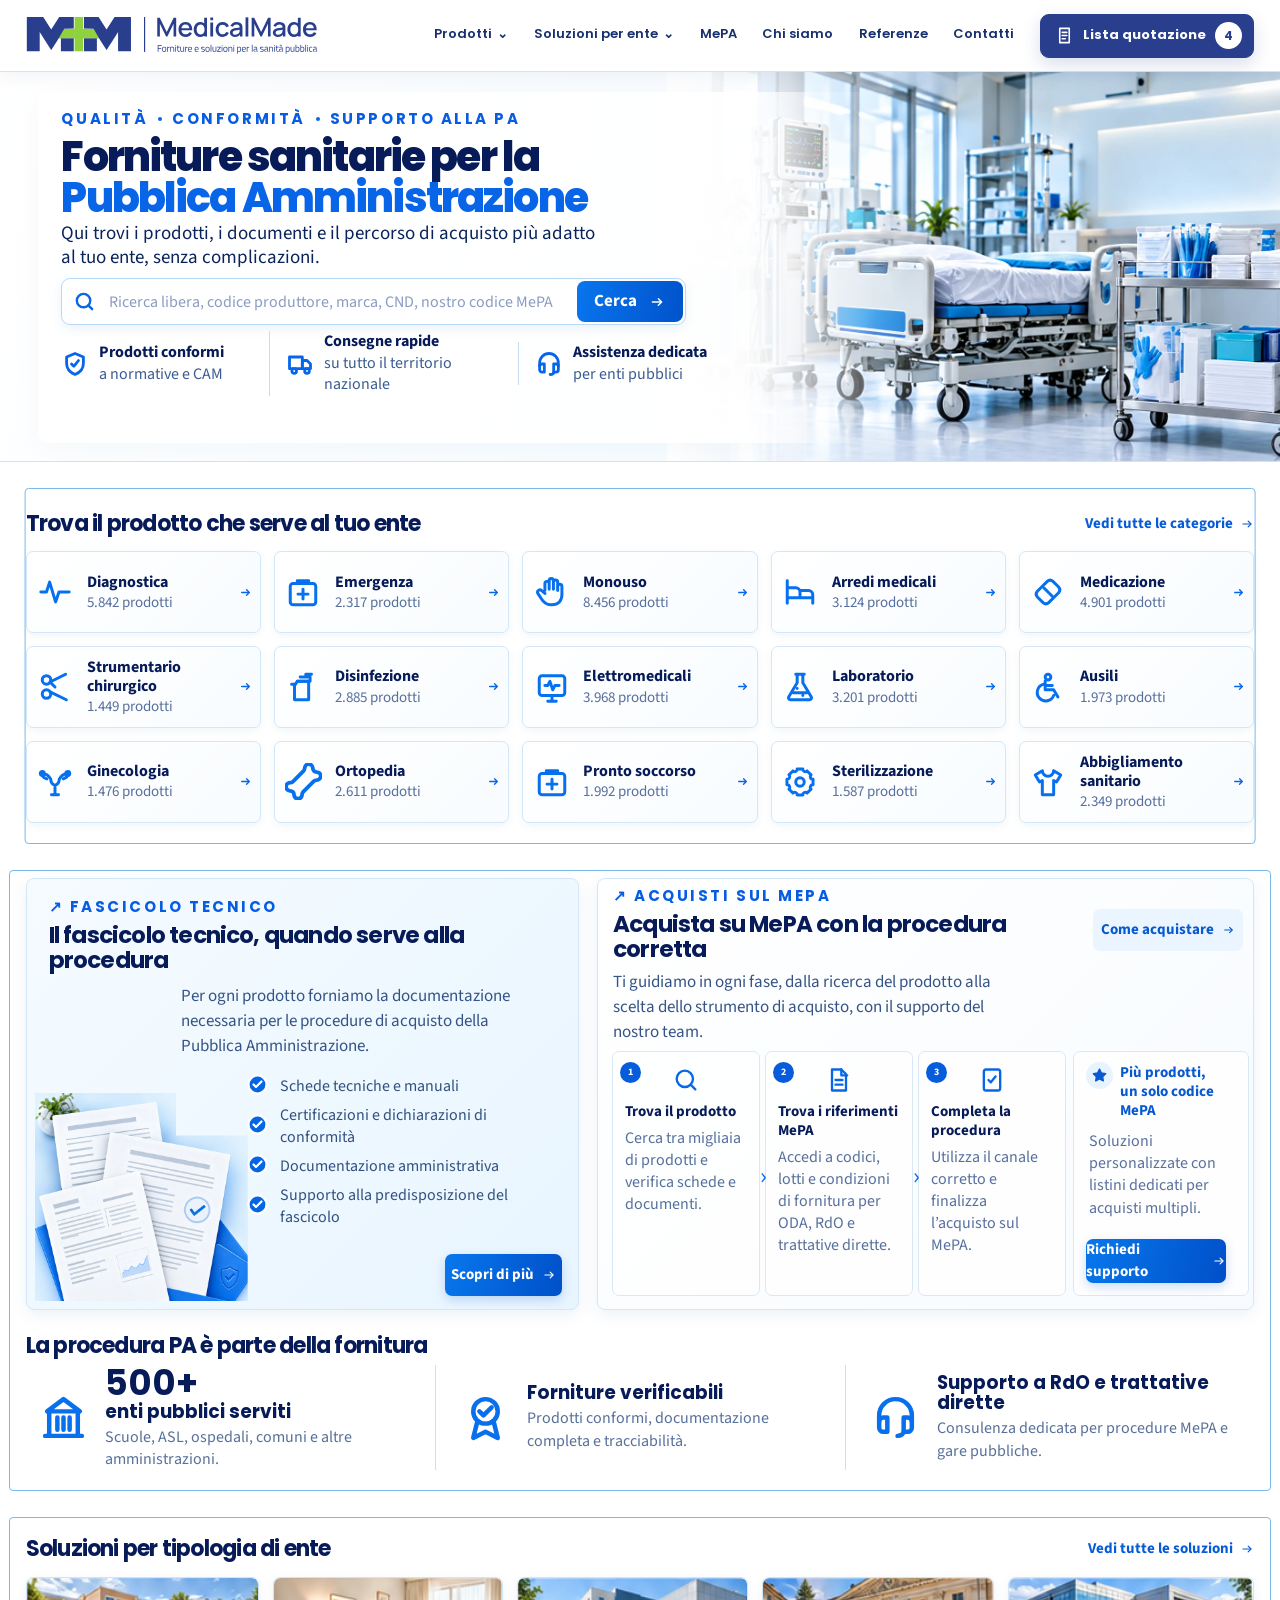
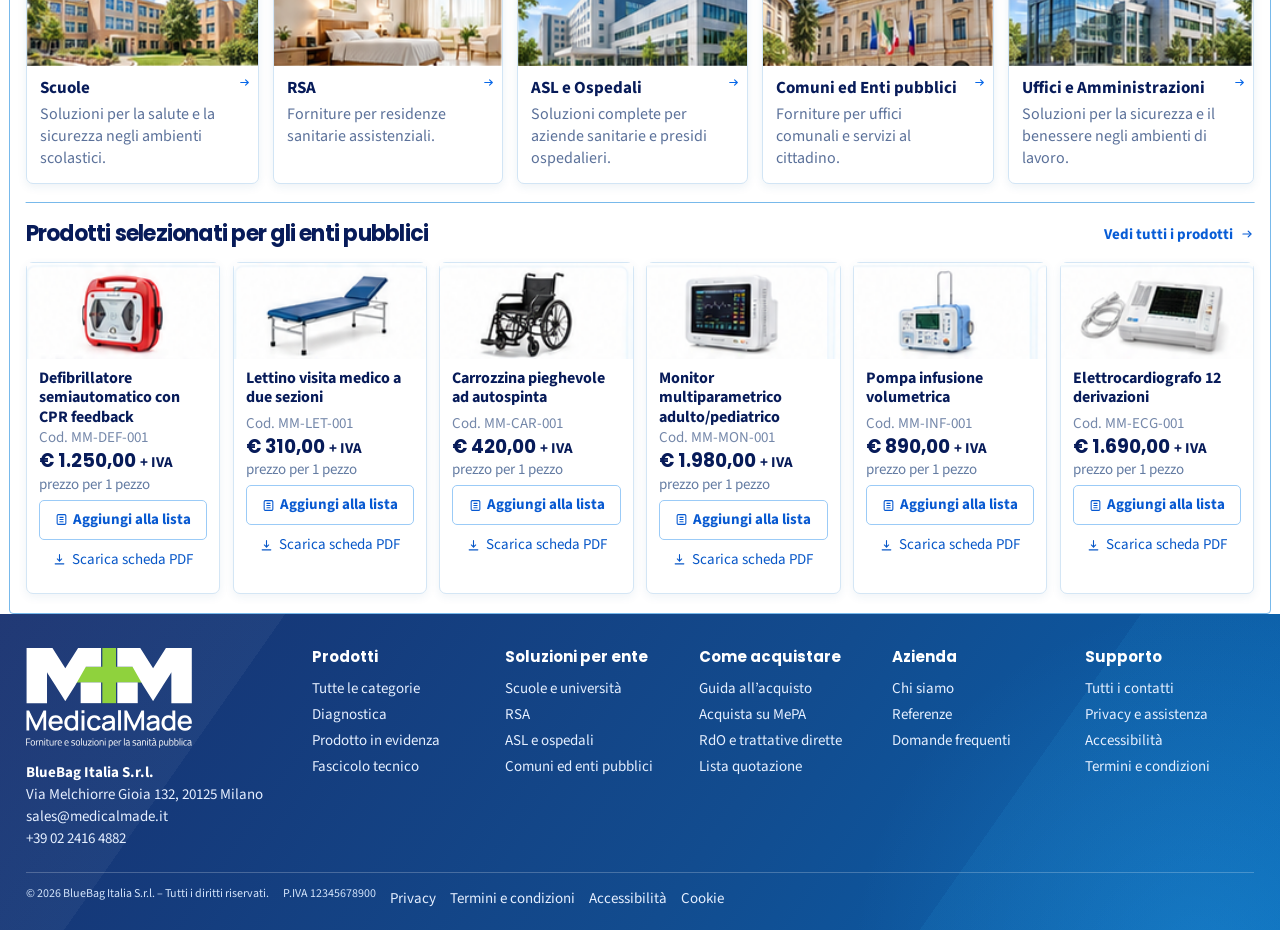
<file: index.html>
<!doctype html>
<html lang="it">
<head>
  <meta charset="utf-8">
  <base href="/">
  <meta name="viewport" content="width=device-width, initial-scale=1">
  <meta name="description" content="Forniture sanitarie e documentazione per gli acquisti della Pubblica Amministrazione.">
  <title>Forniture sanitarie per la PA | MedicalMade</title>
  <link rel="icon" href="favicon.ico" sizes="any">
  <link rel="preconnect" href="https://fonts.googleapis.com">
  <link rel="preconnect" href="https://fonts.gstatic.com" crossorigin>
  <link href="https://fonts.googleapis.com/css2?family=Poppins:wght@500;600;700;800&family=Source+Sans+3:wght@400;500;600;700&display=swap" rel="stylesheet">
  <link rel="stylesheet" href="styles.css?v=20261013-7">
  <link rel="stylesheet" href="assets/css/site-shell.css?v=20261013-3">
  <link rel="stylesheet" href="assets/css/readability.css?v=20261013-2">
  <link rel="stylesheet" href="assets/css/motion.css?v=20261013-2">
</head>
<body>
  <svg class="svg-library" aria-hidden="true">
    <symbol id="i-search" viewBox="0 0 24 24"><circle cx="11" cy="11" r="7"></circle><path d="m20 20-4-4"></path></symbol>
    <symbol id="i-arrow" viewBox="0 0 24 24"><path d="M5 12h13"></path><path d="m14 7 5 5-5 5"></path></symbol>
    <symbol id="i-down" viewBox="0 0 24 24"><path d="m8 10 4 4 4-4"></path></symbol>
    <symbol id="i-shield" viewBox="0 0 24 24"><path d="M12 3 4.8 6v5.4c0 4.5 3 8 7.2 9.6 4.2-1.6 7.2-5.1 7.2-9.6V6z"></path><path d="m9 12 2 2 4-5"></path></symbol>
    <symbol id="i-truck" viewBox="0 0 24 24"><path d="M3 6h11v10H3z"></path><path d="M14 9h4l3 3v4h-7z"></path><circle cx="7" cy="18" r="2"></circle><circle cx="18" cy="18" r="2"></circle></symbol>
    <symbol id="i-headset" viewBox="0 0 24 24"><path d="M4 14v-3a8 8 0 0 1 16 0v3"></path><path d="M4 14a2 2 0 0 1 2-2h2v7H6a2 2 0 0 1-2-2zM20 14a2 2 0 0 0-2-2h-2v7h2a2 2 0 0 0 2-2z"></path><path d="M16 19c0 1.1-1.3 2-3 2"></path></symbol>
    <symbol id="i-activity" viewBox="0 0 24 24"><path d="M2 12h4l2.2-7 4.2 14 2.4-7H22"></path></symbol>
    <symbol id="i-kit" viewBox="0 0 24 24"><rect x="3" y="6" width="18" height="15" rx="2"></rect><path d="M8 6V4h8v2M12 10v7M8.5 13.5h7"></path></symbol>
    <symbol id="i-hand" viewBox="0 0 24 24"><path d="M7 11V6a1.5 1.5 0 0 1 3 0v4-6a1.5 1.5 0 0 1 3 0v6-5a1.5 1.5 0 0 1 3 0v6-3a1.5 1.5 0 0 1 3 0v6c0 4.4-2.8 7-7 7h-1c-3 0-5-1.7-7-5l-2-3a1.7 1.7 0 0 1 2.7-2l2.3 2"></path></symbol>
    <symbol id="i-bed" viewBox="0 0 24 24"><path d="M3 4v16M3 9h6a3 3 0 0 1 3 3v4H3M12 11h6a3 3 0 0 1 3 3v2h-9M21 16v4"></path></symbol>
    <symbol id="i-bandage" viewBox="0 0 24 24"><path d="m8.5 19.5-4-4a3 3 0 0 1 0-4l7-7a3 3 0 0 1 4 0l4 4a3 3 0 0 1 0 4l-7 7a3 3 0 0 1-4 0Z"></path><path d="m9 9 6 6M11 11h.01M13 13h.01"></path></symbol>
    <symbol id="i-scissors" viewBox="0 0 24 24"><circle cx="6" cy="7" r="3"></circle><circle cx="6" cy="17" r="3"></circle><path d="m8.5 8.5 11-5.5M8.5 15.5 20 21M8.5 8.5 12 12"></path></symbol>
    <symbol id="i-spray" viewBox="0 0 24 24"><path d="M8 8h9M10 5h7v3M14 5V3h4"></path><path d="M8 8h8v13H6V11z"></path><path d="M4 10h2"></path></symbol>
    <symbol id="i-monitor" viewBox="0 0 24 24"><rect x="3" y="4" width="18" height="14" rx="2"></rect><path d="M7 11h2l1.5-3 2 6 1.5-3h3M9 22h6M12 18v4"></path></symbol>
    <symbol id="i-flask" viewBox="0 0 24 24"><path d="M9 3h6M10 3v6l-6 10a1.4 1.4 0 0 0 1.2 2h13.6a1.4 1.4 0 0 0 1.2-2L14 9V3"></path><path d="M7 16h10M10 13h.01M14 18h.01"></path></symbol>
    <symbol id="i-wheelchair" viewBox="0 0 24 24"><circle cx="12" cy="5" r="2"></circle><path d="M10 8v6h6l3 5M10 11h5M9 10a6 6 0 1 0 7 8"></path></symbol>
    <symbol id="i-uterus" viewBox="0 0 24 24"><path d="M9 10c-1.6-2.7-3.6-4-6-4M15 10c1.6-2.7 3.6-4 6-4M3 6c0 2 1.2 3.3 3.2 3.8M21 6c0 2-1.2 3.3-3.2 3.8M9 10c0 2.2 1.2 3.6 3 4.5 1.8-.9 3-2.3 3-4.5M12 14.5V21M9.5 21h5"></path><circle cx="3" cy="6" r="1.4"></circle><circle cx="21" cy="6" r="1.4"></circle></symbol>
    <symbol id="i-bone" viewBox="0 0 24 24"><path d="M7.1 7.2c-.7 0-1.3-.3-1.8-.8a2.6 2.6 0 1 0-3.7 3.7c.5.5.8 1.1.8 1.8s-.3 1.3-.8 1.8a2.6 2.6 0 1 0 3.7 3.7c.5-.5 1.1-.8 1.8-.8h9.8c.7 0 1.3.3 1.8.8a2.6 2.6 0 1 0 3.7-3.7c-.5-.5-.8-1.1-.8-1.8s.3-1.3.8-1.8a2.6 2.6 0 1 0-3.7-3.7c-.5.5-1.1.8-1.8.8Z" transform="rotate(-45 12 12)"></path></symbol>
    <symbol id="i-gear" viewBox="0 0 24 24"><circle cx="12" cy="12" r="3"></circle><path d="M19.4 15a1.7 1.7 0 0 0 .3 1.9l.1.1-2.8 2.8-.1-.1a1.7 1.7 0 0 0-1.9-.3 1.7 1.7 0 0 0-1 1.6v.2h-4V21a1.7 1.7 0 0 0-1-1.6 1.7 1.7 0 0 0-1.9.3l-.1.1L4.2 17l.1-.1a1.7 1.7 0 0 0 .3-1.9A1.7 1.7 0 0 0 3 14H2.8v-4H3a1.7 1.7 0 0 0 1.6-1 1.7 1.7 0 0 0-.3-1.9L4.2 7 7 4.2l.1.1A1.7 1.7 0 0 0 9 4.6 1.7 1.7 0 0 0 10 3v-.2h4V3a1.7 1.7 0 0 0 1 1.6 1.7 1.7 0 0 0 1.9-.3l.1-.1L19.8 7l-.1.1a1.7 1.7 0 0 0-.3 1.9 1.7 1.7 0 0 0 1.6 1h.2v4H21a1.7 1.7 0 0 0-1.6 1Z"></path></symbol>
    <symbol id="i-shirt" viewBox="0 0 24 24"><path d="m8 4-5 3 3 5 2-1v10h8V11l2 1 3-5-5-3a4 4 0 0 1-8 0Z"></path></symbol>
    <symbol id="i-file" viewBox="0 0 24 24"><path d="M6 3h8l4 4v14H6z"></path><path d="M14 3v5h5M9 12h6M9 16h6"></path></symbol>
    <symbol id="i-check" viewBox="0 0 24 24"><circle cx="12" cy="12" r="9"></circle><path d="m8 12 2.5 2.5L16 9"></path></symbol>
    <symbol id="i-building" viewBox="0 0 24 24"><path d="M3 21h18M5 21V9h14v12M4 9l8-6 8 6M9 12v6M12 12v6M15 12v6"></path></symbol>
    <symbol id="i-award" viewBox="0 0 24 24"><circle cx="12" cy="9" r="6"></circle><path d="m8 14-2 8 6-3 6 3-2-8M9 9l2 2 4-4"></path></symbol>
    <symbol id="i-cart" viewBox="0 0 24 24"><path d="M3 4h2l2 11h10l3-8H6"></path><circle cx="9" cy="19" r="1.5"></circle><circle cx="17" cy="19" r="1.5"></circle></symbol>
    <symbol id="i-download" viewBox="0 0 24 24"><path d="M12 3v12M8 11l4 4 4-4M4 20h16"></path></symbol>
    <symbol id="i-list" viewBox="0 0 24 24"><rect x="4" y="3" width="16" height="18" rx="2"></rect><path d="M9 8h6M9 12h6M9 16h6"></path></symbol>
    <symbol id="i-file-check" viewBox="0 0 24 24"><rect x="5" y="3" width="14" height="18" rx="2"></rect><path d="m9 12 2 2 4-5"></path></symbol>
    <symbol id="i-star" viewBox="0 0 24 24"><path d="m12 3 2.7 5.5 6 .9-4.3 4.2 1 6-5.4-2.9-5.4 2.9 1-6-4.3-4.2 6-.9z"></path></symbol>
  </svg>

  <div class="site-frame">
    <header class="site-header inner-header">
  <div class="header-inner inner-header__row">
    <a class="brand inner-brand" href="index.html" aria-label="MedicalMade, home">
      <img src="assets/brand/logo-orizzontale.svg" width="703" height="91" alt="MedicalMade — Forniture e soluzioni per la sanità pubblica">
    </a>
    <button class="menu-toggle inner-menu" type="button" data-menu-toggle aria-expanded="false" aria-controls="site-navigation">
      <span></span><span></span><span></span><b class="sr-only">Apri il menu</b>
    </button>
    <nav class="primary-nav inner-nav" id="site-navigation" data-primary-nav aria-label="Navigazione principale">
      <a href="catalogo.html">Prodotti <span class="nav-caret">⌄</span></a>
      <a href="soluzioni.html">Soluzioni per ente <span class="nav-caret">⌄</span></a>
      <a href="mepa.html">MePA</a>
      <a href="chi-siamo.html">Chi siamo</a>
      <a href="referenze.html">Referenze</a>
      <a href="contatti.html">Contatti</a>
    </nav>
    <a class="quote-link inner-quote" href="lista-quotazione.html" aria-label="Lista quotazione, 4 prodotti">
      <svg viewBox="0 0 24 24" aria-hidden="true"><path d="M6 3h12v18H6zM9 8h6M9 12h6M9 16h4"/></svg>
      <span>Lista quotazione</span><b data-quote-count>4</b>
    </a>
  </div>
</header>


    <main id="top">
      <section class="hero" aria-labelledby="hero-title">
        <div class="hero-photo">
          <img src="assets/img/generated/home-hero-clean.webp" width="1600" height="857" alt="Reparto ospedaliero moderno con letto e forniture sanitarie" loading="eager" decoding="async" fetchpriority="high">
        </div>
        <div class="hero-panel">
          <p class="eyebrow">Qualità <i></i> Conformità <i></i> Supporto alla PA</p>
          <h1 id="hero-title">Forniture sanitarie per la <span>Pubblica Amministrazione</span></h1>
          <p class="hero-intro">Qui trovi i prodotti, i documenti e il percorso di acquisto più adatto al tuo ente, senza complicazioni.</p>
          <form class="hero-search" action="#categorie" role="search">
            <svg><use href="#i-search"></use></svg>
            <label class="sr-only" for="home-search">Cerca nel catalogo</label>
            <input id="home-search" name="q" type="search" placeholder="Ricerca libera, codice produttore, marca, CND, nostro codice MePA">
            <button type="submit">Cerca <svg><use href="#i-arrow"></use></svg></button>
          </form>
          <div class="hero-assurances" aria-label="I vantaggi MedicalMade">
            <div><svg><use href="#i-shield"></use></svg><p><strong>Prodotti conformi</strong><span>a normative e CAM</span></p></div>
            <div><svg><use href="#i-truck"></use></svg><p><strong>Consegne rapide</strong><span>su tutto il territorio nazionale</span></p></div>
            <div><svg><use href="#i-headset"></use></svg><p><strong>Assistenza dedicata</strong><span>per enti pubblici</span></p></div>
          </div>
        </div>
      </section>

      <section class="catalogue-section shell" id="categorie" aria-labelledby="categories-title">
        <div class="section-heading inline-heading">
          <h2 id="categories-title">Trova il prodotto che serve al tuo ente</h2>
          <a href="catalogo.html">Vedi tutte le categorie <svg><use href="#i-arrow"></use></svg></a>
        </div>
        <div class="category-grid">
          <a class="category-card" href="categoria.html"><span class="category-icon"><svg><use href="#i-activity"></use></svg></span><span><strong>Diagnostica</strong><small>5.842 prodotti</small></span><svg class="card-arrow"><use href="#i-arrow"></use></svg></a>
          <a class="category-card" href="categoria.html"><span class="category-icon"><svg><use href="#i-kit"></use></svg></span><span><strong>Emergenza</strong><small>2.317 prodotti</small></span><svg class="card-arrow"><use href="#i-arrow"></use></svg></a>
          <a class="category-card" href="categoria.html"><span class="category-icon"><svg><use href="#i-hand"></use></svg></span><span><strong>Monouso</strong><small>8.456 prodotti</small></span><svg class="card-arrow"><use href="#i-arrow"></use></svg></a>
          <a class="category-card" href="categoria.html"><span class="category-icon"><svg><use href="#i-bed"></use></svg></span><span><strong>Arredi medicali</strong><small>3.124 prodotti</small></span><svg class="card-arrow"><use href="#i-arrow"></use></svg></a>
          <a class="category-card" href="categoria.html"><span class="category-icon"><svg><use href="#i-bandage"></use></svg></span><span><strong>Medicazione</strong><small>4.901 prodotti</small></span><svg class="card-arrow"><use href="#i-arrow"></use></svg></a>
          <a class="category-card" href="categoria.html"><span class="category-icon"><svg><use href="#i-scissors"></use></svg></span><span><strong>Strumentario chirurgico</strong><small>1.449 prodotti</small></span><svg class="card-arrow"><use href="#i-arrow"></use></svg></a>
          <a class="category-card" href="categoria.html"><span class="category-icon"><svg><use href="#i-spray"></use></svg></span><span><strong>Disinfezione</strong><small>2.885 prodotti</small></span><svg class="card-arrow"><use href="#i-arrow"></use></svg></a>
          <a class="category-card" href="categoria.html"><span class="category-icon"><svg><use href="#i-monitor"></use></svg></span><span><strong>Elettromedicali</strong><small>3.968 prodotti</small></span><svg class="card-arrow"><use href="#i-arrow"></use></svg></a>
          <a class="category-card" href="categoria.html"><span class="category-icon"><svg><use href="#i-flask"></use></svg></span><span><strong>Laboratorio</strong><small>3.201 prodotti</small></span><svg class="card-arrow"><use href="#i-arrow"></use></svg></a>
          <a class="category-card" href="categoria.html"><span class="category-icon"><svg><use href="#i-wheelchair"></use></svg></span><span><strong>Ausili</strong><small>1.973 prodotti</small></span><svg class="card-arrow"><use href="#i-arrow"></use></svg></a>
          <a class="category-card" href="categoria.html"><span class="category-icon category-icon--uterus"><svg><use href="#i-uterus"></use></svg></span><span><strong>Ginecologia</strong><small>1.476 prodotti</small></span><svg class="card-arrow"><use href="#i-arrow"></use></svg></a>
          <a class="category-card" href="categoria.html"><span class="category-icon category-icon--bone"><svg><use href="#i-bone"></use></svg></span><span><strong>Ortopedia</strong><small>2.611 prodotti</small></span><svg class="card-arrow"><use href="#i-arrow"></use></svg></a>
          <a class="category-card" href="categoria.html"><span class="category-icon"><svg><use href="#i-kit"></use></svg></span><span><strong>Pronto soccorso</strong><small>1.992 prodotti</small></span><svg class="card-arrow"><use href="#i-arrow"></use></svg></a>
          <a class="category-card" href="categoria.html"><span class="category-icon"><svg><use href="#i-gear"></use></svg></span><span><strong>Sterilizzazione</strong><small>1.587 prodotti</small></span><svg class="card-arrow"><use href="#i-arrow"></use></svg></a>
          <a class="category-card" href="categoria.html"><span class="category-icon"><svg><use href="#i-shirt"></use></svg></span><span><strong>Abbigliamento sanitario</strong><small>2.349 prodotti</small></span><svg class="card-arrow"><use href="#i-arrow"></use></svg></a>
        </div>
      </section>

      <div class="procedure-group">
      <section class="services-grid shell" aria-label="Documentazione e acquisti sul MePA">
        <article class="document-card" id="documentazione">
          <div class="document-art">
            <img src="assets/img/generated/home-fascicolo-clean.webp" width="1268" height="1240" alt="Fascicolo tecnico con documenti ordinati e verificati" loading="lazy" decoding="async">
          </div>
          <div class="document-copy">
            <p class="micro-heading">↗ Fascicolo tecnico</p>
            <h2>Il fascicolo tecnico, quando serve alla procedura</h2>
            <p>Per ogni prodotto forniamo la documentazione necessaria per le procedure di acquisto della Pubblica Amministrazione.</p>
            <ul>
              <li><svg><use href="#i-check"></use></svg>Schede tecniche e manuali</li>
              <li><svg><use href="#i-check"></use></svg>Certificazioni e dichiarazioni di conformità</li>
              <li><svg><use href="#i-check"></use></svg>Documentazione amministrativa</li>
              <li><svg><use href="#i-check"></use></svg>Supporto alla predisposizione del fascicolo</li>
            </ul>
            <a class="primary-button compact-button" href="come-acquistare.html">Scopri di più <svg><use href="#i-arrow"></use></svg></a>
          </div>
        </article>

        <article class="mepa-card" id="mepa">
          <div class="mepa-heading">
            <p class="micro-heading">↗ Acquisti sul MePA</p>
            <h2>Acquista su MePA con la procedura corretta</h2>
            <p>Ti guidiamo in ogni fase, dalla ricerca del prodotto alla scelta dello strumento di acquisto, con il supporto del nostro team.</p>
          </div>
          <a class="secondary-button" href="come-acquistare.html">Come acquistare <svg><use href="#i-arrow"></use></svg></a>
          <div class="mepa-flow">
            <div class="mepa-steps">
              <div class="mepa-step"><b>1</b><svg><use href="#i-search"></use></svg><strong>Trova il prodotto</strong><p>Cerca tra migliaia di prodotti e verifica schede e documenti.</p></div>
              <div class="mepa-step"><b>2</b><svg><use href="#i-file"></use></svg><strong>Trova i riferimenti MePA</strong><p>Accedi a codici, lotti e condizioni di fornitura per ODA, RdO e trattative dirette.</p></div>
              <div class="mepa-step"><b>3</b><svg><use href="#i-file-check"></use></svg><strong>Completa la procedura</strong><p>Utilizza il canale corretto e finalizza l’acquisto sul MePA.</p></div>
            </div>
            <aside class="multi-code">
              <div class="multi-code-title"><svg><use href="#i-star"></use></svg><strong>Più prodotti,<br>un solo codice MePA</strong></div>
              <p>Soluzioni personalizzate con listini dedicati per acquisti multipli.</p>
              <a class="primary-button" href="contatti.html">Richiedi supporto <svg><use href="#i-arrow"></use></svg></a>
            </aside>
          </div>
        </article>
      </section>

      <section class="proof-section shell" id="referenze" aria-labelledby="proof-title">
        <h2 id="proof-title">La procedura PA è parte della fornitura</h2>
        <div class="proof-grid">
          <div class="proof-item proof-item--lead"><svg><use href="#i-building"></use></svg><div><strong><em>500+</em><span>enti pubblici serviti</span></strong><p>Scuole, ASL, ospedali, comuni e altre amministrazioni.</p></div></div>
          <div class="proof-item"><svg><use href="#i-award"></use></svg><div><strong>Forniture verificabili</strong><p>Prodotti conformi, documentazione completa e tracciabilità.</p></div></div>
          <div class="proof-item"><svg><use href="#i-headset"></use></svg><div><strong>Supporto a RdO e trattative dirette</strong><p>Consulenza dedicata per procedure MePA e gare pubbliche.</p></div></div>
        </div>
      </section>
      </div>

      <div class="showcase-group">
      <section class="entities-section shell" id="soluzioni" aria-labelledby="entities-title">
        <div class="section-heading inline-heading">
          <h2 id="entities-title">Soluzioni per tipologia di ente</h2>
          <a href="soluzioni.html">Vedi tutte le soluzioni <svg><use href="#i-arrow"></use></svg></a>
        </div>
        <div class="entity-grid">
          <a class="entity-card" href="soluzioni.html"><span class="entity-photo entity-photo--school"><img src="assets/img/home/ente-scuole.webp" width="193" height="74" alt="Edificio scolastico" loading="lazy" decoding="async"></span><span class="entity-copy"><strong>Scuole</strong><small>Soluzioni per la salute e la sicurezza negli ambienti scolastici.</small><svg><use href="#i-arrow"></use></svg></span></a>
          <a class="entity-card" href="soluzioni.html"><span class="entity-photo entity-photo--rsa"><img src="assets/img/home/ente-rsa.webp" width="190" height="74" alt="Camera di una residenza sanitaria" loading="lazy" decoding="async"></span><span class="entity-copy"><strong>RSA</strong><small>Forniture per residenze sanitarie assistenziali.</small><svg><use href="#i-arrow"></use></svg></span></a>
          <a class="entity-card" href="soluzioni.html"><span class="entity-photo entity-photo--hospital"><img src="assets/img/home/ente-asl-ospedali.webp" width="191" height="74" alt="Struttura ospedaliera moderna" loading="lazy" decoding="async"></span><span class="entity-copy"><strong>ASL e Ospedali</strong><small>Soluzioni complete per aziende sanitarie e presidi ospedalieri.</small><svg><use href="#i-arrow"></use></svg></span></a>
          <a class="entity-card" href="soluzioni.html"><span class="entity-photo entity-photo--city"><img src="assets/img/home/ente-comuni.webp" width="192" height="74" alt="Municipio italiano" loading="lazy" decoding="async"></span><span class="entity-copy"><strong>Comuni ed Enti pubblici</strong><small>Forniture per uffici comunali e servizi al cittadino.</small><svg><use href="#i-arrow"></use></svg></span></a>
          <a class="entity-card" href="soluzioni.html"><span class="entity-photo entity-photo--office"><img src="assets/img/home/ente-uffici.webp" width="204" height="74" alt="Sede di uffici pubblici" loading="lazy" decoding="async"></span><span class="entity-copy"><strong>Uffici e Amministrazioni</strong><small>Soluzioni per la sicurezza e il benessere negli ambienti di lavoro.</small><svg><use href="#i-arrow"></use></svg></span></a>
        </div>
      </section>

      <section class="products-section shell" id="prodotti" aria-labelledby="products-title">
        <div class="section-heading inline-heading">
          <h2 id="products-title">Prodotti selezionati per gli enti pubblici</h2>
          <a href="catalogo.html">Vedi tutti i prodotti <svg><use href="#i-arrow"></use></svg></a>
        </div>
        <div class="product-grid">
          <article class="product-card"><a class="product-photo product-photo--aed" href="prodotto.html" aria-label="Defibrillatore semiautomatico con CPR feedback"><img src="assets/img/home/prodotto-defibrillatore.webp" width="164" height="82" alt="Defibrillatore semiautomatico con CPR feedback" loading="lazy" decoding="async"></a><div class="product-copy"><h3>Defibrillatore semiautomatico con CPR feedback</h3><p>Cod. MM-DEF-001</p><strong>€ 1.250,00 <small>+ IVA</small></strong><span>prezzo per 1 pezzo</span><button class="add-quote" type="button"><svg><use href="#i-list"></use></svg>Aggiungi alla lista</button><a class="download-link" href="prodotto.html"><svg><use href="#i-download"></use></svg>Scarica scheda PDF</a></div></article>
          <article class="product-card"><a class="product-photo product-photo--bed" href="prodotto.html" aria-label="Lettino visita medico a due sezioni"><img src="assets/img/home/prodotto-lettino.webp" width="164" height="82" alt="Lettino visita medico a due sezioni" loading="lazy" decoding="async"></a><div class="product-copy"><h3>Lettino visita medico a due sezioni</h3><p>Cod. MM-LET-001</p><strong>€ 310,00 <small>+ IVA</small></strong><span>prezzo per 1 pezzo</span><button class="add-quote" type="button"><svg><use href="#i-list"></use></svg>Aggiungi alla lista</button><a class="download-link" href="prodotto.html"><svg><use href="#i-download"></use></svg>Scarica scheda PDF</a></div></article>
          <article class="product-card"><a class="product-photo product-photo--chair" href="prodotto.html" aria-label="Carrozzina pieghevole ad autospinta"><img src="assets/img/home/prodotto-carrozzina.webp" width="164" height="82" alt="Carrozzina pieghevole ad autospinta" loading="lazy" decoding="async"></a><div class="product-copy"><h3>Carrozzina pieghevole ad autospinta</h3><p>Cod. MM-CAR-001</p><strong>€ 420,00 <small>+ IVA</small></strong><span>prezzo per 1 pezzo</span><button class="add-quote" type="button"><svg><use href="#i-list"></use></svg>Aggiungi alla lista</button><a class="download-link" href="prodotto.html"><svg><use href="#i-download"></use></svg>Scarica scheda PDF</a></div></article>
          <article class="product-card"><a class="product-photo product-photo--monitor" href="prodotto.html" aria-label="Monitor multiparametrico adulto e pediatrico"><img src="assets/img/home/prodotto-monitor.webp" width="164" height="82" alt="Monitor multiparametrico adulto e pediatrico" loading="lazy" decoding="async"></a><div class="product-copy"><h3>Monitor multiparametrico adulto/pediatrico</h3><p>Cod. MM-MON-001</p><strong>€ 1.980,00 <small>+ IVA</small></strong><span>prezzo per 1 pezzo</span><button class="add-quote" type="button"><svg><use href="#i-list"></use></svg>Aggiungi alla lista</button><a class="download-link" href="prodotto.html"><svg><use href="#i-download"></use></svg>Scarica scheda PDF</a></div></article>
          <article class="product-card"><a class="product-photo product-photo--pump" href="prodotto.html" aria-label="Pompa per infusione volumetrica"><img src="assets/img/home/prodotto-pompa-infusione.webp" width="164" height="82" alt="Pompa per infusione volumetrica" loading="lazy" decoding="async"></a><div class="product-copy"><h3>Pompa infusione volumetrica</h3><p>Cod. MM-INF-001</p><strong>€ 890,00 <small>+ IVA</small></strong><span>prezzo per 1 pezzo</span><button class="add-quote" type="button"><svg><use href="#i-list"></use></svg>Aggiungi alla lista</button><a class="download-link" href="prodotto.html"><svg><use href="#i-download"></use></svg>Scarica scheda PDF</a></div></article>
          <article class="product-card"><a class="product-photo product-photo--ecg" href="prodotto.html" aria-label="Elettrocardiografo a dodici derivazioni"><img src="assets/img/home/prodotto-elettrocardiografo.webp" width="164" height="82" alt="Elettrocardiografo a dodici derivazioni" loading="lazy" decoding="async"></a><div class="product-copy"><h3>Elettrocardiografo 12 derivazioni</h3><p>Cod. MM-ECG-001</p><strong>€ 1.690,00 <small>+ IVA</small></strong><span>prezzo per 1 pezzo</span><button class="add-quote" type="button"><svg><use href="#i-list"></use></svg>Aggiungi alla lista</button><a class="download-link" href="prodotto.html"><svg><use href="#i-download"></use></svg>Scarica scheda PDF</a></div></article>
        </div>
      </section>
      </div>
    </main>

    <footer class="site-footer inner-footer" id="footer">
  <div class="page-shell inner-footer__grid">
    <div class="company-copy footer-company">
      <a class="footer-logo footer-brand" href="index.html" aria-label="MedicalMade, home">
        <img src="assets/brand/logo-verticale-bianco.svg" width="570" height="346" alt="MedicalMade — Forniture e soluzioni per la sanità pubblica">
      </a>
      <address><strong>BlueBag Italia S.r.l.</strong><br>Via Melchiorre Gioia 132, 20125 Milano<br><a href="mailto:sales@medicalmade.it">sales@medicalmade.it</a><br><a href="tel:+390224164882">+39 02 2416 4882</a></address>
    </div>
    <nav class="footer-column" aria-label="Prodotti">
      <h2>Prodotti</h2>
      <a href="catalogo.html">Tutte le categorie</a>
      <a href="categoria.html">Diagnostica</a>
      <a href="prodotto.html">Prodotto in evidenza</a>
      <a href="prodotto.html#documenti">Fascicolo tecnico</a>
    </nav>
    <nav class="footer-column" aria-label="Soluzioni per ente">
      <h2>Soluzioni per ente</h2>
      <a href="soluzioni.html">Scuole e università</a>
      <a href="soluzioni.html">RSA</a>
      <a href="soluzioni.html">ASL e ospedali</a>
      <a href="soluzioni.html">Comuni ed enti pubblici</a>
    </nav>
    <nav class="footer-column" aria-label="Come acquistare">
      <h2>Come acquistare</h2>
      <a href="come-acquistare.html">Guida all’acquisto</a>
      <a href="mepa.html">Acquista su MePA</a>
      <a href="come-acquistare.html#rdo">RdO e trattative dirette</a>
      <a href="lista-quotazione.html">Lista quotazione</a>
    </nav>
    <nav class="footer-column" aria-label="Azienda">
      <h2>Azienda</h2>
      <a href="chi-siamo.html">Chi siamo</a>
      <a href="referenze.html">Referenze</a>
      <a href="faq.html">Domande frequenti</a>
    </nav>
    <nav class="footer-column" aria-label="Supporto">
      <h2>Supporto</h2>
      <a href="contatti.html">Tutti i contatti</a>
      <a href="contatti.html#privacy">Privacy e assistenza</a>
      <a href="contatti.html">Accessibilità</a>
      <a href="contatti.html#privacy">Termini e condizioni</a>
    </nav>
  </div>
  <div class="page-shell inner-footer__legal footer-legal">
    <span>© 2026 BlueBag Italia S.r.l. – Tutti i diritti riservati.</span>
    <span>P.IVA 12345678900</span>
    <a href="contatti.html#privacy">Privacy</a>
    <a href="contatti.html#privacy">Termini e condizioni</a>
    <a href="contatti.html">Accessibilità</a>
    <a href="faq.html">Cookie</a>
  </div>
</footer>

  </div>

  <div class="toast" role="status" aria-live="polite"></div>
  <script src="script.js"></script>
  <script src="assets/js/motion.js?v=20261013-2"></script>
</body>
</html>
</file>
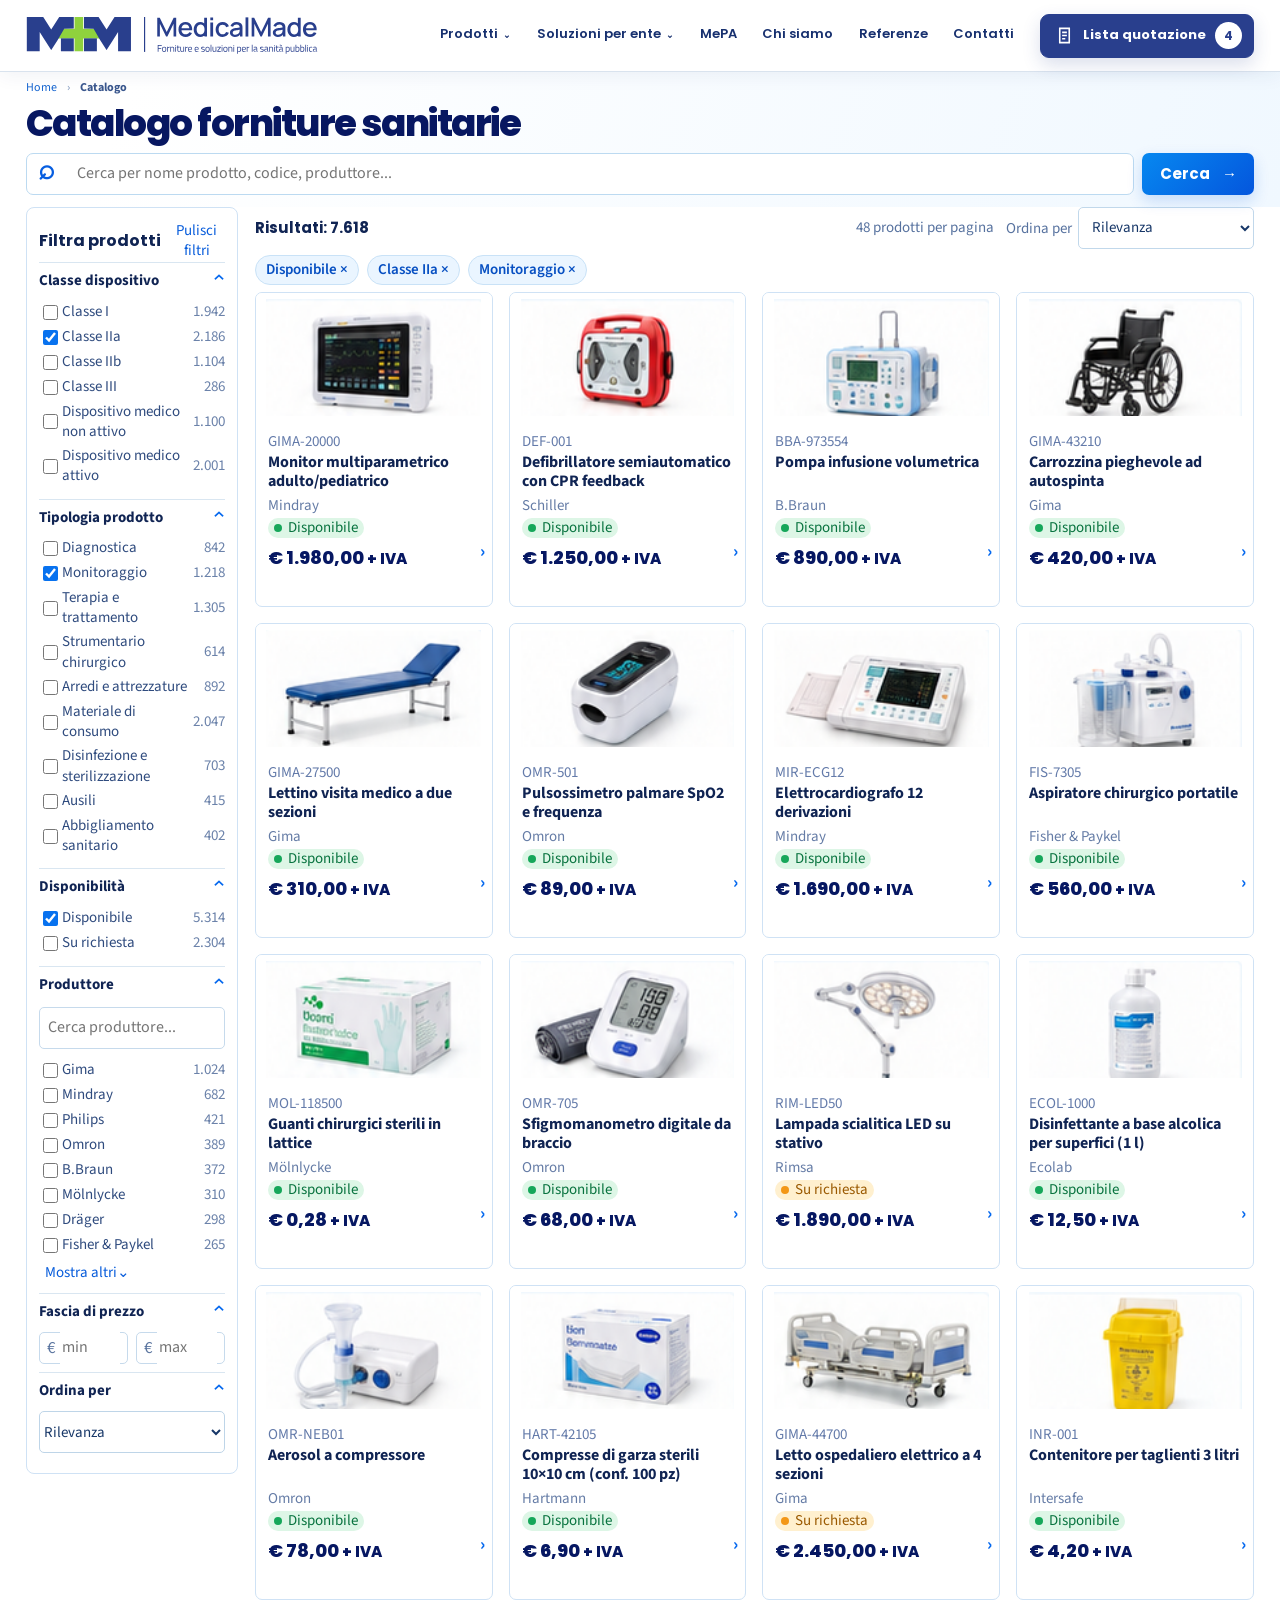
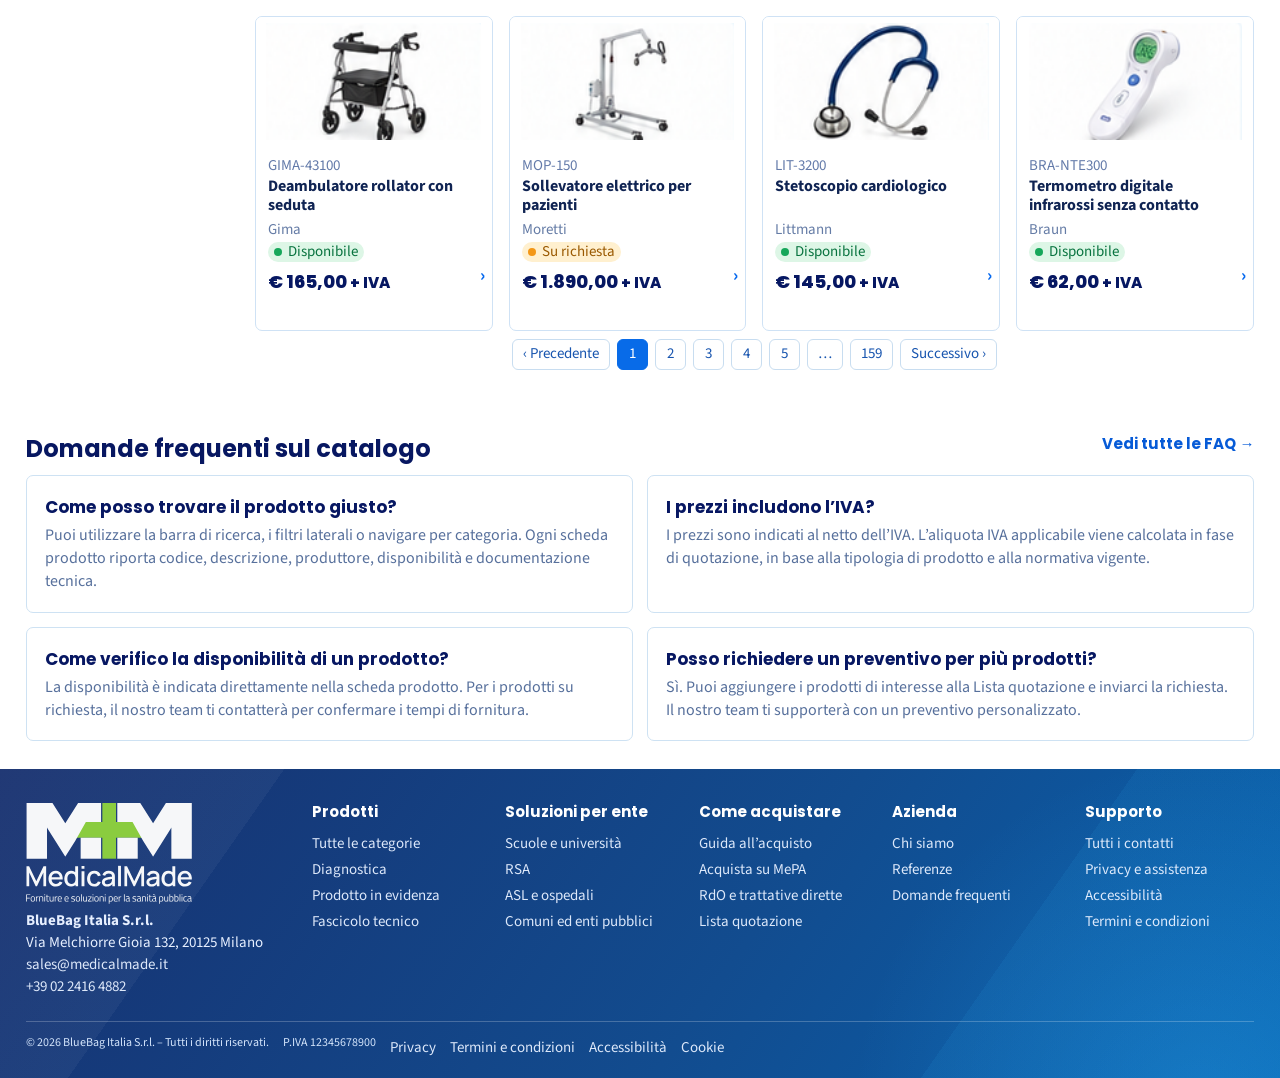
<file: catalogo.html>
<!doctype html>
<html lang="it">
<head>
  <meta charset="utf-8">
  <base href="/">
  <link rel="icon" href="favicon.ico" sizes="any">
  <meta name="viewport" content="width=device-width, initial-scale=1">
  <meta name="description" content="Catalogo MedicalMade di forniture sanitarie per la Pubblica Amministrazione.">
  <title>Catalogo forniture sanitarie | MedicalMade</title>
  <link rel="preconnect" href="https://fonts.googleapis.com">
  <link rel="preconnect" href="https://fonts.gstatic.com" crossorigin>
  <link href="https://fonts.googleapis.com/css2?family=Poppins:wght@500;600;700;800&family=Source+Sans+3:wght@400;500;600;700&display=swap" rel="stylesheet">
  <link rel="stylesheet" href="assets/css/pages.css">
  <style>
    .catalog-page .inner-header{height:43px;background:linear-gradient(100deg,#0754ba,#087ce5);border:0}.catalog-page .inner-header__row{grid-template-columns:minmax(210px,260px) 1fr auto;gap:18px}.catalog-page .inner-brand{width:235px;height:36px;aspect-ratio:auto}.catalog-page .inner-brand img{width:413.2%;left:-12.7%;top:-4px}.catalog-page .inner-nav{gap:28px}.catalog-page .inner-nav a{min-height:38px;color:#fff;font-size:12px}.catalog-page .inner-nav a:hover,.catalog-page .inner-nav a:focus-visible,.catalog-page .inner-nav a[aria-current=page]{color:#fff;border-bottom-color:#fff}.catalog-page .inner-quote{min-height:34px;padding:4px 12px;color:#0756c7;background:#fff;border-radius:8px;box-shadow:none;font-size:12px}.catalog-page .inner-quote b{min-width:23px;height:23px;color:#fff;background:#0756c7}.catalog-page .inner-menu{color:#fff}.catalog-intro{padding-bottom:16px;background:linear-gradient(110deg,#fff 10%,#f0f8ff)}.catalog-intro .breadcrumb{min-height:31px;font-size:12px}.catalog-intro h1{margin:1px 0 10px;color:#071761;font:800 37px/1.05 Poppins,sans-serif;letter-spacing:-.04em}.catalog-search{height:38px;display:grid;grid-template-columns:1fr 112px;gap:8px}.catalog-search label{position:relative}.catalog-search label::before{content:"⌕";position:absolute;left:12px;top:1px;color:#075ee0;font:700 28px/32px Arial}.catalog-search input{width:100%;height:100%;padding:8px 12px 8px 50px;border:1px solid #bcdaf1;border-radius:7px;color:#17366b;outline:none}.catalog-search input:focus{border-color:#0870e9;box-shadow:0 0 0 3px rgba(8,112,233,.12)}.catalog-search .btn{min-height:38px;padding:5px 14px;border-radius:7px}.catalog-area{padding:16px 0 20px}.catalog-page .catalog-layout{grid-template-columns:212px minmax(0,1fr);gap:17px}.catalog-page .filter-panel{padding:12px;border-radius:8px;box-shadow:none}.filter-heading{display:flex;align-items:center;justify-content:space-between;gap:8px}.filter-heading h2{margin:0}.filter-reset{color:#075cdb;background:none;font-size:12px;cursor:pointer}.catalog-page .filter-group{padding:11px 0}.catalog-page .filter-group h3{font-size:14px}.catalog-page .filter-option{margin:5px 0;grid-template-columns:17px 1fr auto;gap:6px;font-size:12px}.catalog-page .filter-option input{width:15px;height:15px}.maker-search{width:100%;height:32px;margin:2px 0 7px;padding:5px 8px;border:1px solid #c6daec;border-radius:5px}.price-range{display:grid;grid-template-columns:1fr 1fr;gap:8px}.price-range label{display:flex;align-items:center;gap:5px;height:32px;padding:5px 7px;border:1px solid #c6daec;border-radius:5px;color:#5c76a0}.price-range input{min-width:0;width:100%;border:0;outline:0}.filter-sort{width:100%;height:34px;border:1px solid #bed5e8;border-radius:5px;color:#173768;background:#fff}.catalog-page .filter-panel__apply{display:none}.catalog-page .results-toolbar{min-height:35px;margin:0 0 8px}.catalog-page .results-toolbar strong{font-size:15px}.toolbar-actions{display:flex;align-items:center;gap:12px;color:#57729f;font-size:12px}.toolbar-actions select{height:34px;padding:3px 28px 3px 9px;border:1px solid #c1d8eb;border-radius:5px;color:#173768;background:#fff}.catalog-page .active-chips{margin-bottom:10px}.catalog-page .chip{min-height:29px;padding:4px 10px;font-size:12px}.catalog-page .catalog-grid{grid-template-columns:repeat(4,minmax(0,1fr));gap:8px}.catalog-page .catalog-card{border-radius:7px;box-shadow:none}.catalog-page .catalog-card__image{aspect-ratio:1.83/1}.catalog-page .catalog-card__body{padding:6px 9px 10px}.catalog-page .catalog-card__code{font-size:10px}.catalog-page .catalog-card h3{min-height:31px;margin:2px 0 1px;font-size:12px;line-height:1.08}.catalog-page .catalog-card__brand{margin:0 0 4px;font-size:10px}.catalog-page .availability{padding:2px 7px;font-size:9px}.catalog-page .catalog-card__price{margin-top:4px;font-size:14px}.catalog-page .pagination{margin:18px 0 4px}.catalog-page .pagination a{min-width:31px;height:31px;font-size:12px}.catalog-faq{padding:5px 0 15px}.catalog-faq__head{display:flex;align-items:flex-end;justify-content:space-between}.catalog-faq h2{margin:0;color:#071761;font:700 24px Poppins,sans-serif}.catalog-faq-grid{margin-top:9px;display:grid;grid-template-columns:1fr 1fr;gap:8px}.catalog-faq article{padding:10px 12px;border:1px solid #cee2f3;border-radius:7px;background:#fff}.catalog-faq h3{margin:0 0 4px;color:#071762;font:700 13px Poppins,sans-serif}.catalog-faq p{margin:0;color:#57709c;font-size:11px;line-height:1.25}.catalog-page .inner-footer{padding:14px 0 8px;background:linear-gradient(125deg,#0062b4,#003c86 72%,#0786e3)}.catalog-page .inner-footer__grid{grid-template-columns:2fr repeat(4,1fr) 1.25fr;gap:14px}.catalog-page .footer-logo{width:210px;height:36px}.catalog-page .inner-footer h2{font-size:10px}.catalog-page .inner-footer p,.catalog-page .inner-footer a{font-size:9px;line-height:1.35}.catalog-page .inner-footer__legal{margin-top:8px;padding-top:7px;font-size:8px}.catalog-page .company-copy{font-size:9px}.catalog-page .company-copy address{font-style:normal;line-height:1.35}.filter-backdrop{border:0}
    @media(min-width:901px){
      .catalog-page .inner-header__row{grid-template-columns:235px 1fr auto;gap:20px}.catalog-page .inner-nav{gap:20px}.catalog-page .inner-nav a{font-size:10.5px}.catalog-page .inner-quote{padding:4px 9px;gap:6px;font-size:10px}.catalog-page .inner-quote span{display:inline}.catalog-area{padding-top:0}.catalog-area .page-shell{width:95%}.catalog-page .filter-heading h2{font-size:16px;white-space:nowrap}.catalog-page .filter-group{padding:8px 0}.catalog-page .filter-group h3{display:flex;justify-content:space-between}.catalog-page .filter-group h3::after{content:"⌃";color:#0568ee}.catalog-page .filter-option{margin:4px 0;font-size:11px;line-height:1.15}
      .catalog-page .results-toolbar{min-height:32px;margin-bottom:6px}.catalog-page .active-chips{margin-bottom:7px}
      .catalog-page .catalog-grid{grid-auto-rows:194px}.catalog-page .catalog-card{height:194px}.catalog-page .catalog-card__body{position:relative;height:102px;overflow:hidden;padding:4px 8px 5px;display:flex;flex-direction:column}.catalog-page .catalog-card__body::after{content:"›";position:absolute;right:7px;bottom:18px;color:#0568ee;font-size:18px;font-weight:700}.catalog-page .catalog-card__code{height:12px;margin:0;font-size:9.5px;line-height:1.15}.catalog-page .catalog-card h3{height:29px;min-height:0;max-height:29px;margin:1px 0;overflow:hidden;font-family:"Source Sans 3",sans-serif;font-size:10.5px;line-height:1.04}.catalog-page .catalog-card__brand{height:12px;margin:0;font-size:9.5px;line-height:1.1}.catalog-page .availability{align-self:flex-start;margin-top:2px;padding:1px 6px;font-size:8.5px;line-height:1.2}.catalog-page .catalog-card__price{height:16px;margin-top:auto;font-size:12.5px;line-height:1.15}
      .catalog-page .pagination{margin-top:8px}.catalog-faq{height:209px;padding:5px 0 8px;overflow:hidden}.catalog-faq article{padding:7px 12px}.catalog-page .inner-footer{height:91px;padding:8px 0 5px;overflow:hidden}.catalog-page .footer-logo{display:block;width:170px;height:27px}.catalog-page .inner-footer__grid{gap:10px}.catalog-page .inner-footer h2{margin-bottom:3px;font-size:9px}.catalog-page .inner-footer p,.catalog-page .inner-footer a,.catalog-page .company-copy{font-size:8px;line-height:1.25}.catalog-page .inner-footer__legal{margin-top:5px;padding-top:5px;font-size:7.5px}
    }
    @media(max-width:900px){.catalog-page .inner-header{height:58px;background:#fff}.catalog-page .inner-brand{width:210px}.catalog-page .inner-brand img{width:100%;height:auto}.catalog-page .inner-menu{color:#0756ba}.catalog-page .inner-nav a{color:#03145d}.catalog-page .inner-quote{color:#fff;background:linear-gradient(135deg,#0878eb,#0555d6)}.catalog-page .inner-quote b{color:#064bb9;background:#fff}.catalog-page .catalog-grid{grid-template-columns:repeat(3,minmax(0,1fr))}.catalog-page .inner-footer__grid{grid-template-columns:repeat(3,1fr)}}
    @media(min-width:761px) and (max-width:900px){.catalog-page .inner-header{height:62px}.catalog-page .inner-header__row{width:calc(100% - 24px);grid-template-columns:minmax(0,1fr) auto auto;gap:4px}.catalog-page .inner-brand{width:min(218px,60vw)}.catalog-page .inner-menu{display:block}.catalog-page .inner-nav{position:absolute;left:0;right:0;top:62px;height:auto;padding:8px 18px 18px;display:none;flex-direction:column;align-items:stretch;gap:0;background:#fff;box-shadow:0 14px 25px rgba(3,54,112,.2)}.catalog-page .inner-nav.is-open{display:flex}.catalog-page .inner-nav a{min-height:46px;font-size:15px;border-bottom:1px solid #dbe8f3}.catalog-page .inner-quote{min-height:39px;padding:5px 9px}.catalog-page .inner-quote>svg{display:none}}
    @media(max-width:760px){.catalog-page .inner-header{height:62px}.catalog-page .inner-brand img{top:-22%}.catalog-intro h1{font-size:31px}.catalog-search{height:auto;grid-template-columns:1fr}.catalog-search input{height:43px}.catalog-page .catalog-layout{display:block}.catalog-page .filter-panel{padding:18px 18px 24px}.catalog-page .filter-panel__apply{display:block}.catalog-page .catalog-grid{grid-template-columns:repeat(2,minmax(0,1fr))}.catalog-page .catalog-card__image{aspect-ratio:var(--crop-w)/var(--crop-h)}.toolbar-actions span{display:none}.catalog-faq-grid{grid-template-columns:1fr}.catalog-page .inner-footer__grid{grid-template-columns:1fr 1fr}.catalog-page .company-copy{grid-column:1/-1}}
  </style>
  <link rel="stylesheet" href="assets/css/site-shell.css?v=20261013-3">
  <link rel="stylesheet" href="assets/css/readability.css?v=20261013-2">
  <link rel="stylesheet" href="assets/css/motion.css?v=20261013-2">
</head>
<body class="catalog-page">
<div class="inner-frame">
  <header class="site-header inner-header">
  <div class="header-inner inner-header__row">
    <a class="brand inner-brand" href="index.html" aria-label="MedicalMade, home">
      <img src="assets/brand/logo-orizzontale.svg" width="703" height="91" alt="MedicalMade — Forniture e soluzioni per la sanità pubblica">
    </a>
    <button class="menu-toggle inner-menu" type="button" data-menu-toggle aria-expanded="false" aria-controls="site-navigation">
      <span></span><span></span><span></span><b class="sr-only">Apri il menu</b>
    </button>
    <nav class="primary-nav inner-nav" id="site-navigation" data-primary-nav aria-label="Navigazione principale">
      <a href="catalogo.html">Prodotti <span class="nav-caret">⌄</span></a>
      <a href="soluzioni.html">Soluzioni per ente <span class="nav-caret">⌄</span></a>
      <a href="mepa.html">MePA</a>
      <a href="chi-siamo.html">Chi siamo</a>
      <a href="referenze.html">Referenze</a>
      <a href="contatti.html">Contatti</a>
    </nav>
    <a class="quote-link inner-quote" href="lista-quotazione.html" aria-label="Lista quotazione, 4 prodotti">
      <svg viewBox="0 0 24 24" aria-hidden="true"><path d="M6 3h12v18H6zM9 8h6M9 12h6M9 16h4"/></svg>
      <span>Lista quotazione</span><b data-quote-count>4</b>
    </a>
  </div>
</header>

  <main>
    <section class="catalog-intro">
      <div class="page-shell breadcrumb"><a href="index.html">Home</a><span>›</span><strong>Catalogo</strong></div>
      <div class="page-shell">
        <h1>Catalogo forniture sanitarie</h1>
        <form class="catalog-search" role="search">
          <label><span class="sr-only">Cerca nel catalogo</span><input type="search" placeholder="Cerca per nome prodotto, codice, produttore..."></label>
          <button class="btn btn--primary" type="submit">Cerca <span aria-hidden="true">→</span></button>
        </form>
      </div>
    </section>
    <section class="catalog-area">
      <div class="page-shell">
        <button class="mobile-filter-button" type="button" data-filter-open aria-controls="catalog-filters">☷ Filtra prodotti</button>
        <div class="catalog-layout">
          <aside class="filter-panel panel" id="catalog-filters" data-filter-sheet aria-label="Filtri catalogo">
            <div class="filter-heading"><h2>Filtra prodotti</h2><button class="filter-reset" type="reset">Pulisci filtri</button></div>
            <div class="filter-group"><h3>Classe dispositivo</h3>
              <label class="filter-option"><input type="checkbox"><span>Classe I</span><small>1.942</small></label>
              <label class="filter-option"><input type="checkbox" checked><span>Classe IIa</span><small>2.186</small></label>
              <label class="filter-option"><input type="checkbox"><span>Classe IIb</span><small>1.104</small></label>
              <label class="filter-option"><input type="checkbox"><span>Classe III</span><small>286</small></label>
              <label class="filter-option"><input type="checkbox"><span>Dispositivo medico non attivo</span><small>1.100</small></label>
              <label class="filter-option"><input type="checkbox"><span>Dispositivo medico attivo</span><small>2.001</small></label>
            </div>
            <div class="filter-group"><h3>Tipologia prodotto</h3>
              <label class="filter-option"><input type="checkbox"><span>Diagnostica</span><small>842</small></label>
              <label class="filter-option"><input type="checkbox" checked><span>Monitoraggio</span><small>1.218</small></label>
              <label class="filter-option"><input type="checkbox"><span>Terapia e trattamento</span><small>1.305</small></label>
              <label class="filter-option"><input type="checkbox"><span>Strumentario chirurgico</span><small>614</small></label>
              <label class="filter-option"><input type="checkbox"><span>Arredi e attrezzature</span><small>892</small></label>
              <label class="filter-option"><input type="checkbox"><span>Materiale di consumo</span><small>2.047</small></label>
              <label class="filter-option"><input type="checkbox"><span>Disinfezione e sterilizzazione</span><small>703</small></label>
              <label class="filter-option"><input type="checkbox"><span>Ausili</span><small>415</small></label>
              <label class="filter-option"><input type="checkbox"><span>Abbigliamento sanitario</span><small>402</small></label>
            </div>
            <div class="filter-group"><h3>Disponibilità</h3><label class="filter-option"><input type="checkbox" checked><span>Disponibile</span><small>5.314</small></label><label class="filter-option"><input type="checkbox"><span>Su richiesta</span><small>2.304</small></label></div>
            <div class="filter-group"><h3>Produttore</h3><input class="maker-search" type="search" placeholder="Cerca produttore...">
              <label class="filter-option"><input type="checkbox"><span>Gima</span><small>1.024</small></label><label class="filter-option"><input type="checkbox"><span>Mindray</span><small>682</small></label><label class="filter-option"><input type="checkbox"><span>Philips</span><small>421</small></label><label class="filter-option"><input type="checkbox"><span>Omron</span><small>389</small></label><label class="filter-option"><input type="checkbox"><span>B.Braun</span><small>372</small></label><label class="filter-option"><input type="checkbox"><span>Mölnlycke</span><small>310</small></label><label class="filter-option"><input type="checkbox"><span>Dräger</span><small>298</small></label><label class="filter-option"><input type="checkbox"><span>Fisher &amp; Paykel</span><small>265</small></label><button class="filter-reset" type="button">Mostra altri⌄</button>
            </div>
            <div class="filter-group"><h3>Fascia di prezzo</h3><div class="price-range"><label>€ <input inputmode="decimal" placeholder="min" aria-label="Prezzo minimo"></label><label>€ <input inputmode="decimal" placeholder="max" aria-label="Prezzo massimo"></label></div></div>
            <div class="filter-group"><h3>Ordina per</h3><select class="filter-sort" aria-label="Ordina prodotti"><option>Rilevanza</option><option>Prezzo crescente</option><option>Prezzo decrescente</option></select></div>
            <button class="filter-panel__apply" type="button" data-filter-apply>Mostra 7.618 prodotti</button>
          </aside>
          <div>
            <div class="results-toolbar"><strong>Risultati: 7.618</strong><div class="toolbar-actions"><span>48 prodotti per pagina</span><label>Ordina per &nbsp;<select aria-label="Ordina i risultati"><option>Rilevanza</option><option>Prezzo crescente</option><option>Prezzo decrescente</option></select></label></div></div>
            <div class="active-chips" aria-label="Filtri attivi"><span class="chip">Disponibile ×</span><span class="chip">Classe IIa ×</span><span class="chip">Monitoraggio ×</span></div>
            <div class="catalog-grid">
              <article class="catalog-card"><a class="catalog-card__image clean-product-image" href="prodotto.html"><img src="assets/images/catalogo/monitor-multiparametrico-gima-20000.webp" width="165" height="90" alt="Monitor multiparametrico" loading="lazy" decoding="async"></a><div class="catalog-card__body"><p class="catalog-card__code">GIMA-20000</p><h3><a href="prodotto.html">Monitor multiparametrico adulto/pediatrico</a></h3><p class="catalog-card__brand">Mindray</p><span class="availability">Disponibile</span><div class="catalog-card__price">€ 1.980,00 <small>+ IVA</small></div></div></article>
              <article class="catalog-card"><a class="catalog-card__image clean-product-image" href="prodotto.html"><img src="assets/images/catalogo/defibrillatore-semiautomatico-def-001.webp" width="165" height="90" alt="Defibrillatore semiautomatico" loading="lazy" decoding="async"></a><div class="catalog-card__body"><p class="catalog-card__code">DEF-001</p><h3><a href="prodotto.html">Defibrillatore semiautomatico con CPR feedback</a></h3><p class="catalog-card__brand">Schiller</p><span class="availability">Disponibile</span><div class="catalog-card__price">€ 1.250,00 <small>+ IVA</small></div></div></article>
              <article class="catalog-card"><a class="catalog-card__image clean-product-image" href="prodotto.html"><img src="assets/images/catalogo/pompa-infusione-bba-973554.webp" width="165" height="90" alt="Pompa infusione volumetrica" loading="lazy" decoding="async"></a><div class="catalog-card__body"><p class="catalog-card__code">BBA-973554</p><h3><a href="prodotto.html">Pompa infusione volumetrica</a></h3><p class="catalog-card__brand">B.Braun</p><span class="availability">Disponibile</span><div class="catalog-card__price">€ 890,00 <small>+ IVA</small></div></div></article>
              <article class="catalog-card"><a class="catalog-card__image clean-product-image" href="prodotto.html"><img src="assets/images/catalogo/carrozzina-gima-43210.webp" width="165" height="90" alt="Carrozzina pieghevole" loading="lazy" decoding="async"></a><div class="catalog-card__body"><p class="catalog-card__code">GIMA-43210</p><h3><a href="prodotto.html">Carrozzina pieghevole ad autospinta</a></h3><p class="catalog-card__brand">Gima</p><span class="availability">Disponibile</span><div class="catalog-card__price">€ 420,00 <small>+ IVA</small></div></div></article>

              <article class="catalog-card"><a class="catalog-card__image clean-product-image" href="prodotto.html"><img src="assets/images/catalogo/lettino-visita-gima-27500.webp" width="165" height="90" alt="Lettino visita medico" loading="lazy" decoding="async"></a><div class="catalog-card__body"><p class="catalog-card__code">GIMA-27500</p><h3><a href="prodotto.html">Lettino visita medico a due sezioni</a></h3><p class="catalog-card__brand">Gima</p><span class="availability">Disponibile</span><div class="catalog-card__price">€ 310,00 <small>+ IVA</small></div></div></article>
              <article class="catalog-card"><a class="catalog-card__image clean-product-image" href="prodotto.html"><img src="assets/images/catalogo/pulsossimetro-omr-501.webp" width="165" height="90" alt="Pulsossimetro palmare" loading="lazy" decoding="async"></a><div class="catalog-card__body"><p class="catalog-card__code">OMR-501</p><h3><a href="prodotto.html">Pulsossimetro palmare SpO2 e frequenza</a></h3><p class="catalog-card__brand">Omron</p><span class="availability">Disponibile</span><div class="catalog-card__price">€ 89,00 <small>+ IVA</small></div></div></article>
              <article class="catalog-card"><a class="catalog-card__image clean-product-image" href="prodotto.html"><img src="assets/images/catalogo/elettrocardiografo-mir-ecg12.webp" width="165" height="90" alt="Elettrocardiografo" loading="lazy" decoding="async"></a><div class="catalog-card__body"><p class="catalog-card__code">MIR-ECG12</p><h3><a href="prodotto.html">Elettrocardiografo 12 derivazioni</a></h3><p class="catalog-card__brand">Mindray</p><span class="availability">Disponibile</span><div class="catalog-card__price">€ 1.690,00 <small>+ IVA</small></div></div></article>
              <article class="catalog-card"><a class="catalog-card__image clean-product-image" href="prodotto.html"><img src="assets/images/catalogo/aspiratore-chirurgico-fis-7305.webp" width="165" height="90" alt="Aspiratore chirurgico" loading="lazy" decoding="async"></a><div class="catalog-card__body"><p class="catalog-card__code">FIS-7305</p><h3><a href="prodotto.html">Aspiratore chirurgico portatile</a></h3><p class="catalog-card__brand">Fisher &amp; Paykel</p><span class="availability">Disponibile</span><div class="catalog-card__price">€ 560,00 <small>+ IVA</small></div></div></article>

              <article class="catalog-card"><a class="catalog-card__image clean-product-image" href="prodotto.html"><img src="assets/images/catalogo/guanti-chirurgici-mol-118500.webp" width="165" height="90" alt="Guanti chirurgici" loading="lazy" decoding="async"></a><div class="catalog-card__body"><p class="catalog-card__code">MOL-118500</p><h3><a href="prodotto.html">Guanti chirurgici sterili in lattice</a></h3><p class="catalog-card__brand">Mölnlycke</p><span class="availability">Disponibile</span><div class="catalog-card__price">€ 0,28 <small>+ IVA</small></div></div></article>
              <article class="catalog-card"><a class="catalog-card__image clean-product-image" href="prodotto.html"><img src="assets/images/catalogo/sfigmomanometro-omr-705.webp" width="165" height="90" alt="Sfigmomanometro digitale" loading="lazy" decoding="async"></a><div class="catalog-card__body"><p class="catalog-card__code">OMR-705</p><h3><a href="prodotto.html">Sfigmomanometro digitale da braccio</a></h3><p class="catalog-card__brand">Omron</p><span class="availability">Disponibile</span><div class="catalog-card__price">€ 68,00 <small>+ IVA</small></div></div></article>
              <article class="catalog-card"><a class="catalog-card__image clean-product-image" href="prodotto.html"><img src="assets/images/catalogo/lampada-scialitica-rim-led50.webp" width="165" height="90" alt="Lampada scialitica" loading="lazy" decoding="async"></a><div class="catalog-card__body"><p class="catalog-card__code">RIM-LED50</p><h3><a href="prodotto.html">Lampada scialitica LED su stativo</a></h3><p class="catalog-card__brand">Rimsa</p><span class="availability availability--request">Su richiesta</span><div class="catalog-card__price">€ 1.890,00 <small>+ IVA</small></div></div></article>
              <article class="catalog-card"><a class="catalog-card__image clean-product-image" href="prodotto.html"><img src="assets/images/catalogo/disinfettante-ecol-1000.webp" width="165" height="90" alt="Disinfettante per superfici" loading="lazy" decoding="async"></a><div class="catalog-card__body"><p class="catalog-card__code">ECOL-1000</p><h3><a href="prodotto.html">Disinfettante a base alcolica per superfici (1 l)</a></h3><p class="catalog-card__brand">Ecolab</p><span class="availability">Disponibile</span><div class="catalog-card__price">€ 12,50 <small>+ IVA</small></div></div></article>

              <article class="catalog-card"><a class="catalog-card__image clean-product-image" href="prodotto.html"><img src="assets/images/catalogo/aerosol-omr-neb01.webp" width="165" height="90" alt="Aerosol a compressore" loading="lazy" decoding="async"></a><div class="catalog-card__body"><p class="catalog-card__code">OMR-NEB01</p><h3><a href="prodotto.html">Aerosol a compressore</a></h3><p class="catalog-card__brand">Omron</p><span class="availability">Disponibile</span><div class="catalog-card__price">€ 78,00 <small>+ IVA</small></div></div></article>
              <article class="catalog-card"><a class="catalog-card__image clean-product-image" href="prodotto.html"><img src="assets/images/catalogo/garze-sterili-hart-42105.webp" width="165" height="90" alt="Compresse di garza sterili" loading="lazy" decoding="async"></a><div class="catalog-card__body"><p class="catalog-card__code">HART-42105</p><h3><a href="prodotto.html">Compresse di garza sterili 10×10 cm (conf. 100 pz)</a></h3><p class="catalog-card__brand">Hartmann</p><span class="availability">Disponibile</span><div class="catalog-card__price">€ 6,90 <small>+ IVA</small></div></div></article>
              <article class="catalog-card"><a class="catalog-card__image clean-product-image" href="prodotto.html"><img src="assets/images/catalogo/letto-ospedaliero-gima-44700.webp" width="165" height="90" alt="Letto ospedaliero elettrico" loading="lazy" decoding="async"></a><div class="catalog-card__body"><p class="catalog-card__code">GIMA-44700</p><h3><a href="prodotto.html">Letto ospedaliero elettrico a 4 sezioni</a></h3><p class="catalog-card__brand">Gima</p><span class="availability availability--request">Su richiesta</span><div class="catalog-card__price">€ 2.450,00 <small>+ IVA</small></div></div></article>
              <article class="catalog-card"><a class="catalog-card__image clean-product-image" href="prodotto.html"><img src="assets/images/catalogo/contenitore-taglienti-inr-001.webp" width="165" height="90" alt="Contenitore per taglienti" loading="lazy" decoding="async"></a><div class="catalog-card__body"><p class="catalog-card__code">INR-001</p><h3><a href="prodotto.html">Contenitore per taglienti 3 litri</a></h3><p class="catalog-card__brand">Intersafe</p><span class="availability">Disponibile</span><div class="catalog-card__price">€ 4,20 <small>+ IVA</small></div></div></article>

              <article class="catalog-card"><a class="catalog-card__image clean-product-image" href="prodotto.html"><img src="assets/images/catalogo/deambulatore-gima-43100.webp" width="165" height="90" alt="Deambulatore rollator" loading="lazy" decoding="async"></a><div class="catalog-card__body"><p class="catalog-card__code">GIMA-43100</p><h3><a href="prodotto.html">Deambulatore rollator con seduta</a></h3><p class="catalog-card__brand">Gima</p><span class="availability">Disponibile</span><div class="catalog-card__price">€ 165,00 <small>+ IVA</small></div></div></article>
              <article class="catalog-card"><a class="catalog-card__image clean-product-image" href="prodotto.html"><img src="assets/images/catalogo/sollevatore-mop-150.webp" width="165" height="90" alt="Sollevatore elettrico" loading="lazy" decoding="async"></a><div class="catalog-card__body"><p class="catalog-card__code">MOP-150</p><h3><a href="prodotto.html">Sollevatore elettrico per pazienti</a></h3><p class="catalog-card__brand">Moretti</p><span class="availability availability--request">Su richiesta</span><div class="catalog-card__price">€ 1.890,00 <small>+ IVA</small></div></div></article>
              <article class="catalog-card"><a class="catalog-card__image clean-product-image" href="prodotto.html"><img src="assets/images/catalogo/stetoscopio-lit-3200.webp" width="165" height="90" alt="Stetoscopio cardiologico" loading="lazy" decoding="async"></a><div class="catalog-card__body"><p class="catalog-card__code">LIT-3200</p><h3><a href="prodotto.html">Stetoscopio cardiologico</a></h3><p class="catalog-card__brand">Littmann</p><span class="availability">Disponibile</span><div class="catalog-card__price">€ 145,00 <small>+ IVA</small></div></div></article>
              <article class="catalog-card"><a class="catalog-card__image clean-product-image" href="prodotto.html"><img src="assets/images/catalogo/termometro-bra-nte300.webp" width="165" height="90" alt="Termometro digitale a infrarossi" loading="lazy" decoding="async"></a><div class="catalog-card__body"><p class="catalog-card__code">BRA-NTE300</p><h3><a href="prodotto.html">Termometro digitale infrarossi senza contatto</a></h3><p class="catalog-card__brand">Braun</p><span class="availability">Disponibile</span><div class="catalog-card__price">€ 62,00 <small>+ IVA</small></div></div></article>
            </div>
            <nav class="pagination" aria-label="Paginazione catalogo"><a href="#" aria-label="Pagina precedente">‹ Precedente</a><a href="#" aria-current="page">1</a><a href="#">2</a><a href="#">3</a><a href="#">4</a><a href="#">5</a><a href="#">…</a><a href="#">159</a><a href="#" aria-label="Pagina successiva">Successivo ›</a></nav>
          </div>
        </div>
      </div>
    </section>
    <section class="catalog-faq"><div class="page-shell"><div class="catalog-faq__head"><h2>Domande frequenti sul catalogo</h2><a class="section-link" href="faq.html">Vedi tutte le FAQ →</a></div><div class="catalog-faq-grid">
      <article><h3>Come posso trovare il prodotto giusto?</h3><p>Puoi utilizzare la barra di ricerca, i filtri laterali o navigare per categoria. Ogni scheda prodotto riporta codice, descrizione, produttore, disponibilità e documentazione tecnica.</p></article>
      <article><h3>I prezzi includono l’IVA?</h3><p>I prezzi sono indicati al netto dell’IVA. L’aliquota IVA applicabile viene calcolata in fase di quotazione, in base alla tipologia di prodotto e alla normativa vigente.</p></article>
      <article><h3>Come verifico la disponibilità di un prodotto?</h3><p>La disponibilità è indicata direttamente nella scheda prodotto. Per i prodotti su richiesta, il nostro team ti contatterà per confermare i tempi di fornitura.</p></article>
      <article><h3>Posso richiedere un preventivo per più prodotti?</h3><p>Sì. Puoi aggiungere i prodotti di interesse alla Lista quotazione e inviarci la richiesta. Il nostro team ti supporterà con un preventivo personalizzato.</p></article>
    </div></div></section>
  </main>
  <footer class="site-footer inner-footer" id="footer">
  <div class="page-shell inner-footer__grid">
    <div class="company-copy footer-company">
      <a class="footer-logo footer-brand" href="index.html" aria-label="MedicalMade, home">
        <img src="assets/brand/logo-verticale-bianco.svg" width="570" height="346" alt="MedicalMade — Forniture e soluzioni per la sanità pubblica">
      </a>
      <address><strong>BlueBag Italia S.r.l.</strong><br>Via Melchiorre Gioia 132, 20125 Milano<br><a href="mailto:sales@medicalmade.it">sales@medicalmade.it</a><br><a href="tel:+390224164882">+39 02 2416 4882</a></address>
    </div>
    <nav class="footer-column" aria-label="Prodotti">
      <h2>Prodotti</h2>
      <a href="catalogo.html">Tutte le categorie</a>
      <a href="categoria.html">Diagnostica</a>
      <a href="prodotto.html">Prodotto in evidenza</a>
      <a href="prodotto.html#documenti">Fascicolo tecnico</a>
    </nav>
    <nav class="footer-column" aria-label="Soluzioni per ente">
      <h2>Soluzioni per ente</h2>
      <a href="soluzioni.html">Scuole e università</a>
      <a href="soluzioni.html">RSA</a>
      <a href="soluzioni.html">ASL e ospedali</a>
      <a href="soluzioni.html">Comuni ed enti pubblici</a>
    </nav>
    <nav class="footer-column" aria-label="Come acquistare">
      <h2>Come acquistare</h2>
      <a href="come-acquistare.html">Guida all’acquisto</a>
      <a href="mepa.html">Acquista su MePA</a>
      <a href="come-acquistare.html#rdo">RdO e trattative dirette</a>
      <a href="lista-quotazione.html">Lista quotazione</a>
    </nav>
    <nav class="footer-column" aria-label="Azienda">
      <h2>Azienda</h2>
      <a href="chi-siamo.html">Chi siamo</a>
      <a href="referenze.html">Referenze</a>
      <a href="faq.html">Domande frequenti</a>
    </nav>
    <nav class="footer-column" aria-label="Supporto">
      <h2>Supporto</h2>
      <a href="contatti.html">Tutti i contatti</a>
      <a href="contatti.html#privacy">Privacy e assistenza</a>
      <a href="contatti.html">Accessibilità</a>
      <a href="contatti.html#privacy">Termini e condizioni</a>
    </nav>
  </div>
  <div class="page-shell inner-footer__legal footer-legal">
    <span>© 2026 BlueBag Italia S.r.l. – Tutti i diritti riservati.</span>
    <span>P.IVA 12345678900</span>
    <a href="contatti.html#privacy">Privacy</a>
    <a href="contatti.html#privacy">Termini e condizioni</a>
    <a href="contatti.html">Accessibilità</a>
    <a href="faq.html">Cookie</a>
  </div>
</footer>

</div>
<button class="filter-backdrop" type="button" data-filter-backdrop aria-label="Chiudi i filtri"></button>
<script src="assets/js/pages.js"></script>
<script src="assets/js/motion.js?v=20261013-2"></script>
</body>
</html>
</file>
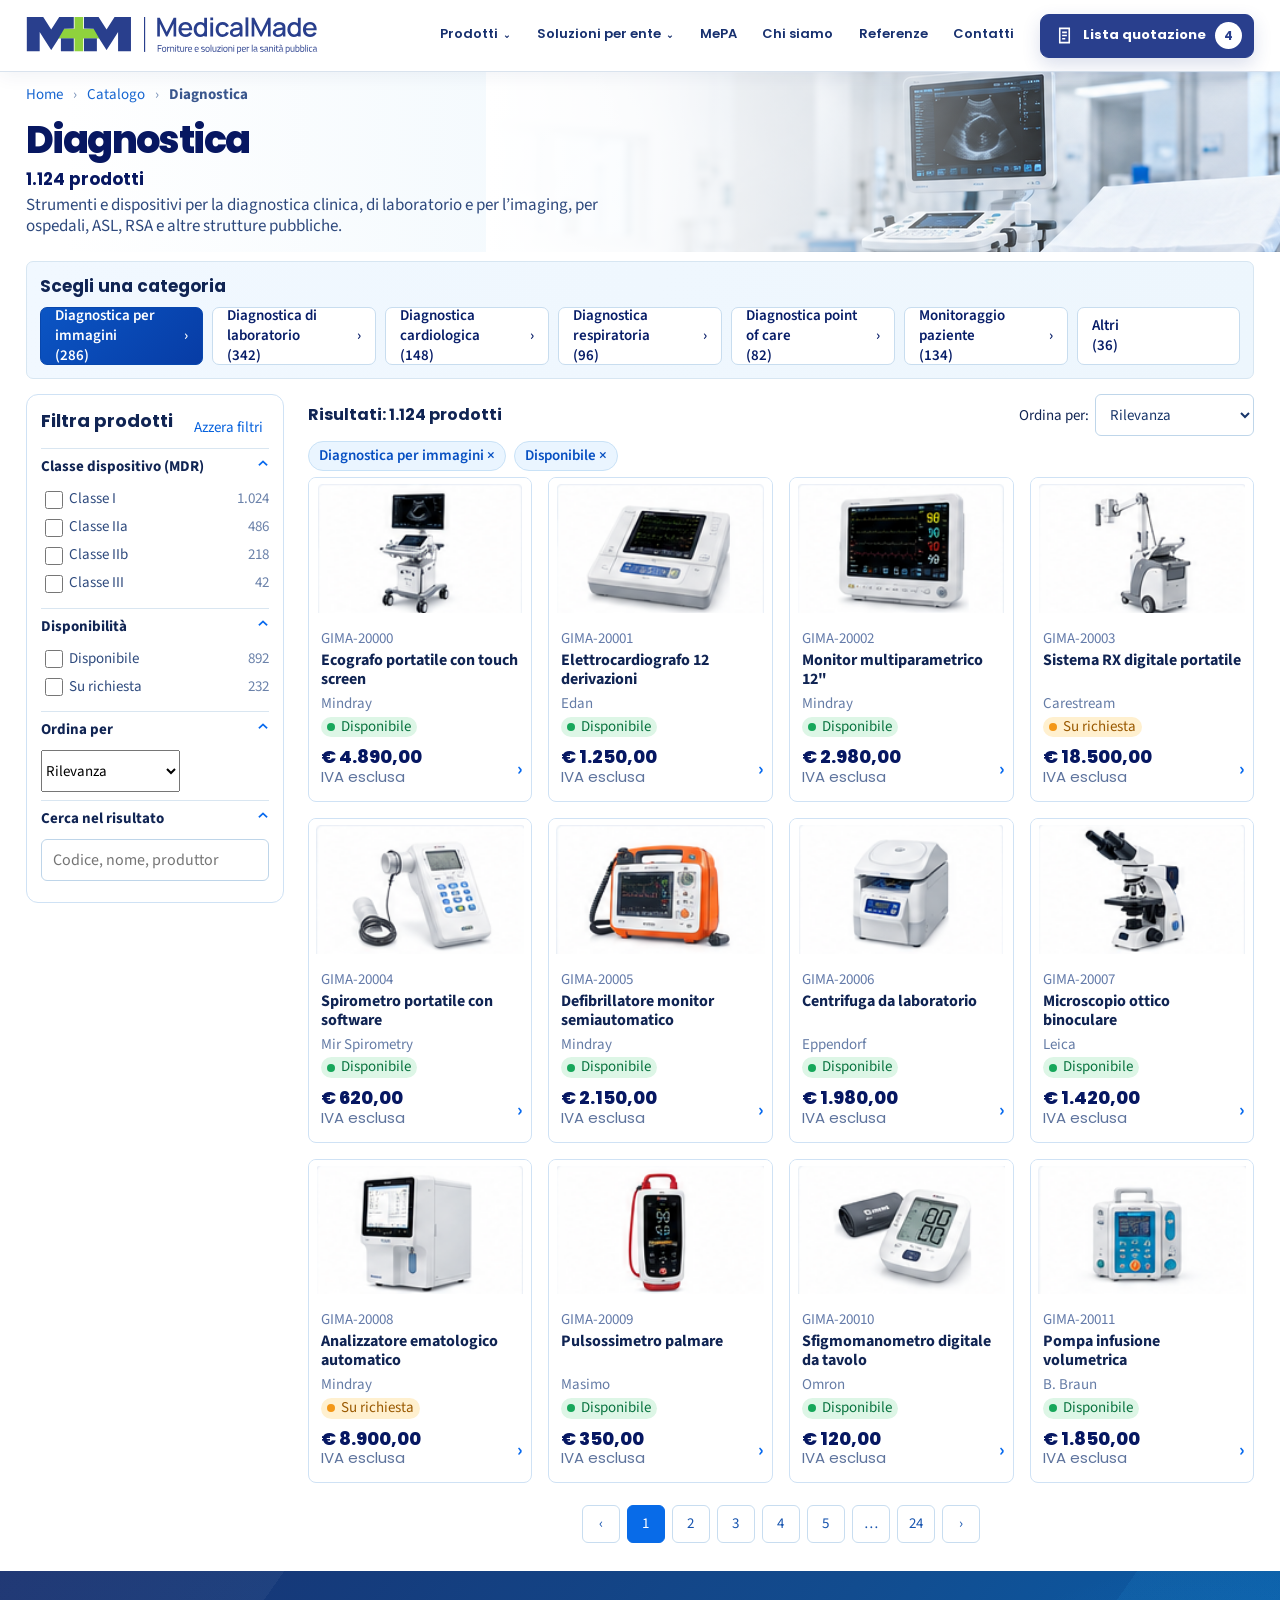
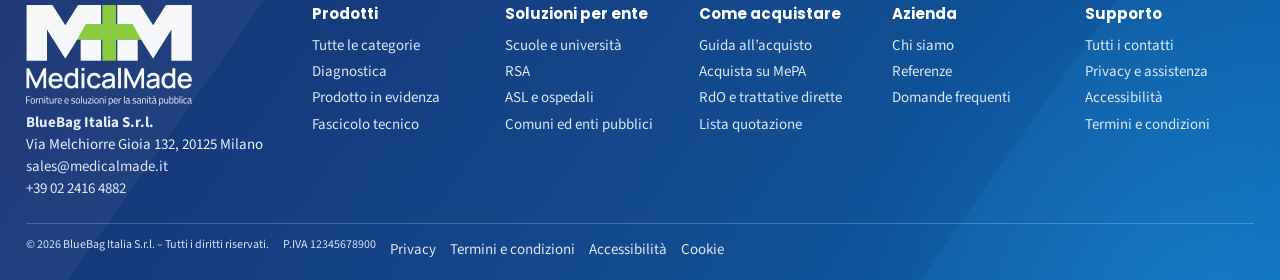
<file: categoria.html>
<!doctype html>
<html lang="it">
<head>
  <meta charset="utf-8">
  <base href="/">
  <link rel="icon" href="favicon.ico" sizes="any">
  <meta name="viewport" content="width=device-width, initial-scale=1">
  <meta name="description" content="Prodotti MedicalMade per diagnostica clinica, di laboratorio e per immagini.">
  <title>Diagnostica | Catalogo MedicalMade</title>
  <link rel="preconnect" href="https://fonts.googleapis.com">
  <link rel="preconnect" href="https://fonts.gstatic.com" crossorigin>
  <link href="https://fonts.googleapis.com/css2?family=Poppins:wght@500;600;700;800&family=Source+Sans+3:wght@400;500;600;700&display=swap" rel="stylesheet">
  <link rel="stylesheet" href="assets/css/pages.css">
  <style>
    .category-page .inner-header{height:60px}.category-page .inner-header__row{grid-template-columns:minmax(250px,340px) 1fr auto}.category-page .inner-brand{width:285px}.category-page .inner-nav{gap:34px}.category-page .inner-nav a{font-size:14px}.category-hero{position:relative;height:180px;overflow:hidden;background:linear-gradient(90deg,#fff 5%,#eaf5fc 72%)}.category-hero__photo{position:absolute;inset:0 0 0 auto;width:43%;--source-w:1536;--crop-w:600;--crop-x:936;--crop-h:180;--crop-y:60}.category-hero__photo::after{content:"";position:absolute;inset:0;background:linear-gradient(90deg,#fff 0%,rgba(255,255,255,.2) 40%,transparent 70%)}.category-hero .breadcrumb{position:relative;z-index:1;min-height:45px}.category-hero__copy{position:relative;z-index:1}.category-hero h1{margin:4px 0 0;color:#071761;font:800 43px/1 Poppins,sans-serif;letter-spacing:-.04em}.category-count{margin:7px 0 3px;color:#071761;font:700 17px Poppins,sans-serif}.category-lead{max-width:585px;margin:0;color:#2e497d;font-size:17px;line-height:1.25}.subcategory-wrap{padding:9px 0 18px}.subcategory-panel{padding:11px 13px;background:linear-gradient(105deg,#f1f8ff,#edf6fd);border:1px solid #d7e6f2;border-radius:7px}.subcategory-panel h2{margin:0 0 8px;font:700 17px Poppins,sans-serif}.subcategory-grid{display:grid;grid-template-columns:repeat(7,minmax(0,1fr));gap:9px}.subcategory-grid a{min-height:58px;padding:10px 14px;display:flex;align-items:center;justify-content:space-between;gap:8px;color:#071d68;background:#fff;border:1px solid #c8ddef;border-radius:7px;font-weight:600;line-height:1.25}.subcategory-grid a:first-child{color:#fff;background:linear-gradient(135deg,#0b55c4,#073ca5);border-color:#0847ad}.category-results{padding:0 0 24px}.category-page .catalog-layout{grid-template-columns:258px minmax(0,1fr);gap:24px}.category-page .filter-panel{padding:13px 14px;box-shadow:none}.category-page .filter-panel h2{font-size:18px}.category-page .filter-group{padding:14px 0}.category-page .filter-option{font-size:13px}.result-search{position:relative;width:100%;height:38px;padding:7px 35px 7px 11px;border:1px solid #bed5e9;border-radius:6px}.category-page .filter-panel__apply{display:none}.category-page .results-toolbar{min-height:36px}.category-page .results-toolbar strong{font-size:16px}.category-page .results-toolbar select{height:36px;min-width:132px;padding:5px 10px;border:1px solid #bfd6ea;border-radius:6px;background:#fff;color:#18366a}.category-page .catalog-grid{grid-template-columns:repeat(6,minmax(0,1fr));gap:10px}.category-page .catalog-card{box-shadow:none}.category-page .catalog-card__image{aspect-ratio:1.58/1}.category-page .catalog-card__body{padding:7px 10px 10px}.category-page .catalog-card__code{font-size:10px}.category-page .catalog-card h3{min-height:34px;font-size:12px}.category-page .catalog-card__brand{font-size:11px}.category-page .availability{padding:2px 7px;font-size:9px}.category-page .catalog-card__price{font-size:15px}.vat-note{display:block;color:#5d739d;font-size:11px;font-weight:400}.category-page .inner-footer{padding:22px 0 12px}.category-page .inner-footer__grid{grid-template-columns:1.7fr repeat(4,1fr) 1.35fr;gap:20px}.filter-heading{display:flex;align-items:center;justify-content:space-between}.filter-reset{color:#0762dd;background:transparent;font-size:12px}.filter-backdrop{border:0}
    @media(min-width:1201px){
      .category-page .page-shell,.category-page .inner-header__row{width:min(94%,1400px)}.category-page .inner-quote{color:#0756c7;background:#fff;border:1px solid #0756c7;border-radius:8px;box-shadow:none}.category-page .inner-quote b{color:#fff;background:#0756c7}.category-hero__photo{width:62%;--crop-w:880;--crop-x:656}.category-hero__photo::after{background:linear-gradient(90deg,#fff 0%,rgba(255,255,255,.88) 22%,rgba(255,255,255,.28) 61%,transparent 82%)}.category-hero h1{font-size:38px}
      .subcategory-wrap{height:142px;padding:9px 0 20px}.subcategory-panel{height:113px;overflow:hidden}.subcategory-grid a{height:58px;min-height:58px;padding:7px 14px;font-size:13px;line-height:1.15}
      .category-page .results-toolbar{min-height:34px;margin-bottom:5px}.category-page .results-toolbar select{height:34px}.category-page .active-chips{margin-bottom:6px}.category-page .chip{min-height:28px;padding:4px 10px;font-size:12px}
      .category-page .catalog-grid{grid-auto-rows:244px}.category-page .catalog-card{height:244px}.category-page .catalog-card__body{position:relative;height:132px;overflow:hidden;padding:5px 10px 7px;display:flex;flex-direction:column}.category-page .catalog-card__body::after{content:"›";position:absolute;right:8px;bottom:17px;color:#0568ee;font-size:19px;font-weight:700}.category-page .catalog-card__code{margin:0;font-size:9.5px;line-height:1.1}.category-page .catalog-card h3{height:31px;min-height:0;max-height:31px;margin:2px 0 1px;overflow:hidden;font-family:"Source Sans 3",sans-serif;font-size:11px;line-height:1.05}.category-page .catalog-card__brand{margin:0;font-size:9.5px;line-height:1.1}.category-page .availability{align-self:flex-start;margin-top:3px;padding:1px 6px;font-size:8.5px}.category-page .catalog-card__price{margin-top:auto;font-size:13.5px;line-height:1.08}.vat-note{font-size:9.5px;line-height:1.1}.category-page .filter-group{padding:8px 0}.category-page .filter-option{margin:4px 0;line-height:1.15}.category-page .filter-group h3{display:flex;justify-content:space-between}.category-page .filter-group h3::after{content:"⌃";color:#0568ee}
      .category-page .pagination{margin-top:22px}
    }
    @media(max-width:1200px){.category-page .catalog-grid{grid-template-columns:repeat(4,minmax(0,1fr))}.subcategory-grid{grid-template-columns:repeat(4,1fr)}.category-page .inner-footer__grid{grid-template-columns:repeat(3,1fr)}}
    @media(min-width:901px) and (max-width:1200px){.category-hero__photo>img{top:-4.3vw}}
    @media(min-width:761px) and (max-width:1100px){.category-page .inner-header{height:62px}.category-page .inner-header__row{width:calc(100% - 24px);grid-template-columns:minmax(0,1fr) auto auto;gap:4px}.category-page .inner-brand{width:min(218px,60vw)}.category-page .inner-menu{display:block}.category-page .inner-nav{position:absolute;left:0;right:0;top:62px;height:auto;padding:8px 18px 18px;display:none;flex-direction:column;align-items:stretch;gap:0;background:#fff;box-shadow:0 14px 25px rgba(3,54,112,.2)}.category-page .inner-nav.is-open{display:flex}.category-page .inner-nav a{min-height:46px;font-size:15px;border-bottom:1px solid #dbe8f3}.category-page .inner-quote{min-height:39px;padding:5px 9px}.category-page .inner-quote>svg{display:none}}
    @media(min-width:761px) and (max-width:850px){.category-page .catalog-grid{grid-template-columns:repeat(3,minmax(0,1fr))}}
    @media(max-width:900px){.category-page .inner-header{height:62px}.category-hero{height:auto;display:flex;flex-direction:column}.category-hero__photo{position:relative;order:2;width:100%;height:auto;aspect-ratio:486/189;--crop-x:1050;--crop-w:486;--crop-h:189}.category-hero .breadcrumb,.category-hero__copy{order:1}.category-hero__copy{padding-bottom:15px}.category-hero h1{font-size:36px}.subcategory-grid{display:flex;overflow-x:auto;scroll-snap-type:x mandatory}.subcategory-grid a{min-width:190px;scroll-snap-align:start}.category-page .catalog-layout{display:block}.category-page .filter-panel{padding:18px 18px 24px}.category-page .filter-panel__apply{display:block}.category-page .catalog-grid{grid-template-columns:repeat(2,minmax(0,1fr))}.category-page .catalog-card__image{aspect-ratio:var(--crop-w)/var(--crop-h)}.category-page .inner-footer__grid{grid-template-columns:1fr 1fr}}
  </style>
  <link rel="stylesheet" href="assets/css/site-shell.css?v=20261013-3">
  <link rel="stylesheet" href="assets/css/readability.css?v=20261013-2">
  <link rel="stylesheet" href="assets/css/motion.css?v=20261013-2">
</head>
<body class="category-page">
<div class="inner-frame">
  <header class="site-header inner-header">
  <div class="header-inner inner-header__row">
    <a class="brand inner-brand" href="index.html" aria-label="MedicalMade, home">
      <img src="assets/brand/logo-orizzontale.svg" width="703" height="91" alt="MedicalMade — Forniture e soluzioni per la sanità pubblica">
    </a>
    <button class="menu-toggle inner-menu" type="button" data-menu-toggle aria-expanded="false" aria-controls="site-navigation">
      <span></span><span></span><span></span><b class="sr-only">Apri il menu</b>
    </button>
    <nav class="primary-nav inner-nav" id="site-navigation" data-primary-nav aria-label="Navigazione principale">
      <a href="catalogo.html">Prodotti <span class="nav-caret">⌄</span></a>
      <a href="soluzioni.html">Soluzioni per ente <span class="nav-caret">⌄</span></a>
      <a href="mepa.html">MePA</a>
      <a href="chi-siamo.html">Chi siamo</a>
      <a href="referenze.html">Referenze</a>
      <a href="contatti.html">Contatti</a>
    </nav>
    <a class="quote-link inner-quote" href="lista-quotazione.html" aria-label="Lista quotazione, 4 prodotti">
      <svg viewBox="0 0 24 24" aria-hidden="true"><path d="M6 3h12v18H6zM9 8h6M9 12h6M9 16h4"/></svg>
      <span>Lista quotazione</span><b data-quote-count>4</b>
    </a>
  </div>
</header>

  <main>
    <section class="category-hero">
      <div class="category-hero__photo clean-photo" aria-hidden="true"><picture><source media="(max-width: 900px)" srcset="assets/images/categoria/diagnostica-hero-mobile.webp"><img src="assets/images/categoria/diagnostica-hero-wide.webp" width="880" height="180" alt="" fetchpriority="high" decoding="async"></picture></div>
      <div class="page-shell breadcrumb"><a href="index.html">Home</a><span>›</span><a href="catalogo.html">Catalogo</a><span>›</span><strong>Diagnostica</strong></div>
      <div class="page-shell category-hero__copy"><h1>Diagnostica</h1><p class="category-count">1.124 prodotti</p><p class="category-lead">Strumenti e dispositivi per la diagnostica clinica, di laboratorio e per l’imaging, per ospedali, ASL, RSA e altre strutture pubbliche.</p></div>
    </section>
    <section class="subcategory-wrap"><div class="page-shell subcategory-panel"><h2>Scegli una categoria</h2><nav class="subcategory-grid" aria-label="Sottocategorie diagnostica">
      <a href="#prodotti"><span>Diagnostica per immagini<br>(286)</span><span aria-hidden="true">›</span></a><a href="#prodotti"><span>Diagnostica di laboratorio<br>(342)</span><span aria-hidden="true">›</span></a><a href="#prodotti"><span>Diagnostica cardiologica<br>(148)</span><span aria-hidden="true">›</span></a><a href="#prodotti"><span>Diagnostica respiratoria<br>(96)</span><span aria-hidden="true">›</span></a><a href="#prodotti"><span>Diagnostica point of care<br>(82)</span><span aria-hidden="true">›</span></a><a href="#prodotti"><span>Monitoraggio paziente<br>(134)</span><span aria-hidden="true">›</span></a><a href="#prodotti"><span>Altri<br>(36)</span></a>
    </nav></div></section>
    <section class="category-results" id="prodotti"><div class="page-shell">
      <button class="mobile-filter-button" type="button" data-filter-open aria-controls="category-filters">☷ Filtra prodotti</button>
      <div class="catalog-layout">
        <aside class="filter-panel panel" id="category-filters" data-filter-sheet aria-label="Filtri diagnostica"><div class="filter-heading"><h2>Filtra prodotti</h2><button class="filter-reset" type="reset">Azzera filtri</button></div>
          <div class="filter-group"><h3>Classe dispositivo (MDR)</h3><label class="filter-option"><input type="checkbox"><span>Classe I</span><small>1.024</small></label><label class="filter-option"><input type="checkbox"><span>Classe IIa</span><small>486</small></label><label class="filter-option"><input type="checkbox"><span>Classe IIb</span><small>218</small></label><label class="filter-option"><input type="checkbox"><span>Classe III</span><small>42</small></label></div>
          <div class="filter-group"><h3>Disponibilità</h3><label class="filter-option"><input type="checkbox"><span>Disponibile</span><small>892</small></label><label class="filter-option"><input type="checkbox"><span>Su richiesta</span><small>232</small></label></div>
          <div class="filter-group"><h3>Ordina per</h3><select class="filter-sort" aria-label="Ordina i prodotti"><option>Rilevanza</option><option>Prezzo crescente</option><option>Prezzo decrescente</option></select></div>
          <div class="filter-group"><h3>Cerca nel risultato</h3><input class="result-search" type="search" placeholder="Codice, nome, produttore..."></div>
          <button class="filter-panel__apply" type="button" data-filter-apply>Mostra 1.124 prodotti</button>
        </aside>
        <div>
          <div class="results-toolbar"><strong>Risultati: 1.124 prodotti</strong><label>Ordina per: &nbsp;<select><option>Rilevanza</option><option>Prezzo crescente</option><option>Prezzo decrescente</option></select></label></div>
          <div class="active-chips"><span class="chip">Diagnostica per immagini ×</span><span class="chip">Disponibile ×</span></div>
          <div class="catalog-grid">
            <article class="catalog-card"><a class="catalog-card__image clean-product-image" href="prodotto.html"><img src="assets/images/categoria/ecografo-gima-20000.webp" width="176" height="110" alt="Ecografo portatile" loading="lazy" decoding="async"></a><div class="catalog-card__body"><p class="catalog-card__code">GIMA-20000</p><h3><a href="prodotto.html">Ecografo portatile con touch screen</a></h3><p class="catalog-card__brand">Mindray</p><span class="availability">Disponibile</span><div class="catalog-card__price">€ 4.890,00<span class="vat-note">IVA esclusa</span></div></div></article>
            <article class="catalog-card"><a class="catalog-card__image clean-product-image" href="prodotto.html"><img src="assets/images/categoria/elettrocardiografo-gima-20001.webp" width="176" height="110" alt="Elettrocardiografo" loading="lazy" decoding="async"></a><div class="catalog-card__body"><p class="catalog-card__code">GIMA-20001</p><h3><a href="prodotto.html">Elettrocardiografo 12 derivazioni</a></h3><p class="catalog-card__brand">Edan</p><span class="availability">Disponibile</span><div class="catalog-card__price">€ 1.250,00<span class="vat-note">IVA esclusa</span></div></div></article>
            <article class="catalog-card"><a class="catalog-card__image clean-product-image" href="prodotto.html"><img src="assets/images/categoria/monitor-gima-20002.webp" width="176" height="110" alt="Monitor multiparametrico" loading="lazy" decoding="async"></a><div class="catalog-card__body"><p class="catalog-card__code">GIMA-20002</p><h3><a href="prodotto.html">Monitor multiparametrico 12&quot;</a></h3><p class="catalog-card__brand">Mindray</p><span class="availability">Disponibile</span><div class="catalog-card__price">€ 2.980,00<span class="vat-note">IVA esclusa</span></div></div></article>
            <article class="catalog-card"><a class="catalog-card__image clean-product-image" href="prodotto.html"><img src="assets/images/categoria/sistema-rx-gima-20003.webp" width="176" height="110" alt="Sistema RX digitale portatile" loading="lazy" decoding="async"></a><div class="catalog-card__body"><p class="catalog-card__code">GIMA-20003</p><h3><a href="prodotto.html">Sistema RX digitale portatile</a></h3><p class="catalog-card__brand">Carestream</p><span class="availability availability--request">Su richiesta</span><div class="catalog-card__price">€ 18.500,00<span class="vat-note">IVA esclusa</span></div></div></article>
            <article class="catalog-card"><a class="catalog-card__image clean-product-image" href="prodotto.html"><img src="assets/images/categoria/spirometro-gima-20004.webp" width="176" height="110" alt="Spirometro portatile" loading="lazy" decoding="async"></a><div class="catalog-card__body"><p class="catalog-card__code">GIMA-20004</p><h3><a href="prodotto.html">Spirometro portatile con software</a></h3><p class="catalog-card__brand">Mir Spirometry</p><span class="availability">Disponibile</span><div class="catalog-card__price">€ 620,00<span class="vat-note">IVA esclusa</span></div></div></article>
            <article class="catalog-card"><a class="catalog-card__image clean-product-image" href="prodotto.html"><img src="assets/images/categoria/defibrillatore-gima-20005.webp" width="176" height="110" alt="Defibrillatore monitor" loading="lazy" decoding="async"></a><div class="catalog-card__body"><p class="catalog-card__code">GIMA-20005</p><h3><a href="prodotto.html">Defibrillatore monitor semiautomatico</a></h3><p class="catalog-card__brand">Mindray</p><span class="availability">Disponibile</span><div class="catalog-card__price">€ 2.150,00<span class="vat-note">IVA esclusa</span></div></div></article>

            <article class="catalog-card"><a class="catalog-card__image clean-product-image" href="prodotto.html"><img src="assets/images/categoria/centrifuga-gima-20006.webp" width="176" height="110" alt="Centrifuga da laboratorio" loading="lazy" decoding="async"></a><div class="catalog-card__body"><p class="catalog-card__code">GIMA-20006</p><h3><a href="prodotto.html">Centrifuga da laboratorio</a></h3><p class="catalog-card__brand">Eppendorf</p><span class="availability">Disponibile</span><div class="catalog-card__price">€ 1.980,00<span class="vat-note">IVA esclusa</span></div></div></article>
            <article class="catalog-card"><a class="catalog-card__image clean-product-image" href="prodotto.html"><img src="assets/images/categoria/microscopio-gima-20007.webp" width="176" height="110" alt="Microscopio ottico" loading="lazy" decoding="async"></a><div class="catalog-card__body"><p class="catalog-card__code">GIMA-20007</p><h3><a href="prodotto.html">Microscopio ottico binoculare</a></h3><p class="catalog-card__brand">Leica</p><span class="availability">Disponibile</span><div class="catalog-card__price">€ 1.420,00<span class="vat-note">IVA esclusa</span></div></div></article>
            <article class="catalog-card"><a class="catalog-card__image clean-product-image" href="prodotto.html"><img src="assets/images/categoria/analizzatore-gima-20008.webp" width="176" height="110" alt="Analizzatore ematologico" loading="lazy" decoding="async"></a><div class="catalog-card__body"><p class="catalog-card__code">GIMA-20008</p><h3><a href="prodotto.html">Analizzatore ematologico automatico</a></h3><p class="catalog-card__brand">Mindray</p><span class="availability availability--request">Su richiesta</span><div class="catalog-card__price">€ 8.900,00<span class="vat-note">IVA esclusa</span></div></div></article>
            <article class="catalog-card"><a class="catalog-card__image clean-product-image" href="prodotto.html"><img src="assets/images/categoria/pulsossimetro-gima-20009.webp" width="176" height="110" alt="Pulsossimetro palmare" loading="lazy" decoding="async"></a><div class="catalog-card__body"><p class="catalog-card__code">GIMA-20009</p><h3><a href="prodotto.html">Pulsossimetro palmare</a></h3><p class="catalog-card__brand">Masimo</p><span class="availability">Disponibile</span><div class="catalog-card__price">€ 350,00<span class="vat-note">IVA esclusa</span></div></div></article>
            <article class="catalog-card"><a class="catalog-card__image clean-product-image" href="prodotto.html"><img src="assets/images/categoria/sfigmomanometro-gima-20010.webp" width="176" height="110" alt="Sfigmomanometro digitale" loading="lazy" decoding="async"></a><div class="catalog-card__body"><p class="catalog-card__code">GIMA-20010</p><h3><a href="prodotto.html">Sfigmomanometro digitale da tavolo</a></h3><p class="catalog-card__brand">Omron</p><span class="availability">Disponibile</span><div class="catalog-card__price">€ 120,00<span class="vat-note">IVA esclusa</span></div></div></article>
            <article class="catalog-card"><a class="catalog-card__image clean-product-image" href="prodotto.html"><img src="assets/images/categoria/pompa-infusione-gima-20011.webp" width="176" height="110" alt="Pompa infusione" loading="lazy" decoding="async"></a><div class="catalog-card__body"><p class="catalog-card__code">GIMA-20011</p><h3><a href="prodotto.html">Pompa infusione volumetrica</a></h3><p class="catalog-card__brand">B. Braun</p><span class="availability">Disponibile</span><div class="catalog-card__price">€ 1.850,00<span class="vat-note">IVA esclusa</span></div></div></article>
          </div>
          <nav class="pagination" aria-label="Paginazione prodotti"><a href="#" aria-label="Pagina precedente">‹</a><a href="#" aria-current="page">1</a><a href="#">2</a><a href="#">3</a><a href="#">4</a><a href="#">5</a><a href="#">…</a><a href="#">24</a><a href="#" aria-label="Pagina successiva">›</a></nav>
        </div>
      </div>
    </div></section>
  </main>
  <footer class="site-footer inner-footer" id="footer">
  <div class="page-shell inner-footer__grid">
    <div class="company-copy footer-company">
      <a class="footer-logo footer-brand" href="index.html" aria-label="MedicalMade, home">
        <img src="assets/brand/logo-verticale-bianco.svg" width="570" height="346" alt="MedicalMade — Forniture e soluzioni per la sanità pubblica">
      </a>
      <address><strong>BlueBag Italia S.r.l.</strong><br>Via Melchiorre Gioia 132, 20125 Milano<br><a href="mailto:sales@medicalmade.it">sales@medicalmade.it</a><br><a href="tel:+390224164882">+39 02 2416 4882</a></address>
    </div>
    <nav class="footer-column" aria-label="Prodotti">
      <h2>Prodotti</h2>
      <a href="catalogo.html">Tutte le categorie</a>
      <a href="categoria.html">Diagnostica</a>
      <a href="prodotto.html">Prodotto in evidenza</a>
      <a href="prodotto.html#documenti">Fascicolo tecnico</a>
    </nav>
    <nav class="footer-column" aria-label="Soluzioni per ente">
      <h2>Soluzioni per ente</h2>
      <a href="soluzioni.html">Scuole e università</a>
      <a href="soluzioni.html">RSA</a>
      <a href="soluzioni.html">ASL e ospedali</a>
      <a href="soluzioni.html">Comuni ed enti pubblici</a>
    </nav>
    <nav class="footer-column" aria-label="Come acquistare">
      <h2>Come acquistare</h2>
      <a href="come-acquistare.html">Guida all’acquisto</a>
      <a href="mepa.html">Acquista su MePA</a>
      <a href="come-acquistare.html#rdo">RdO e trattative dirette</a>
      <a href="lista-quotazione.html">Lista quotazione</a>
    </nav>
    <nav class="footer-column" aria-label="Azienda">
      <h2>Azienda</h2>
      <a href="chi-siamo.html">Chi siamo</a>
      <a href="referenze.html">Referenze</a>
      <a href="faq.html">Domande frequenti</a>
    </nav>
    <nav class="footer-column" aria-label="Supporto">
      <h2>Supporto</h2>
      <a href="contatti.html">Tutti i contatti</a>
      <a href="contatti.html#privacy">Privacy e assistenza</a>
      <a href="contatti.html">Accessibilità</a>
      <a href="contatti.html#privacy">Termini e condizioni</a>
    </nav>
  </div>
  <div class="page-shell inner-footer__legal footer-legal">
    <span>© 2026 BlueBag Italia S.r.l. – Tutti i diritti riservati.</span>
    <span>P.IVA 12345678900</span>
    <a href="contatti.html#privacy">Privacy</a>
    <a href="contatti.html#privacy">Termini e condizioni</a>
    <a href="contatti.html">Accessibilità</a>
    <a href="faq.html">Cookie</a>
  </div>
</footer>

</div>
<button class="filter-backdrop" type="button" data-filter-backdrop aria-label="Chiudi i filtri"></button>
<script src="assets/js/pages.js"></script>
<script src="assets/js/motion.js?v=20261013-2"></script>
</body>
</html>
</file>
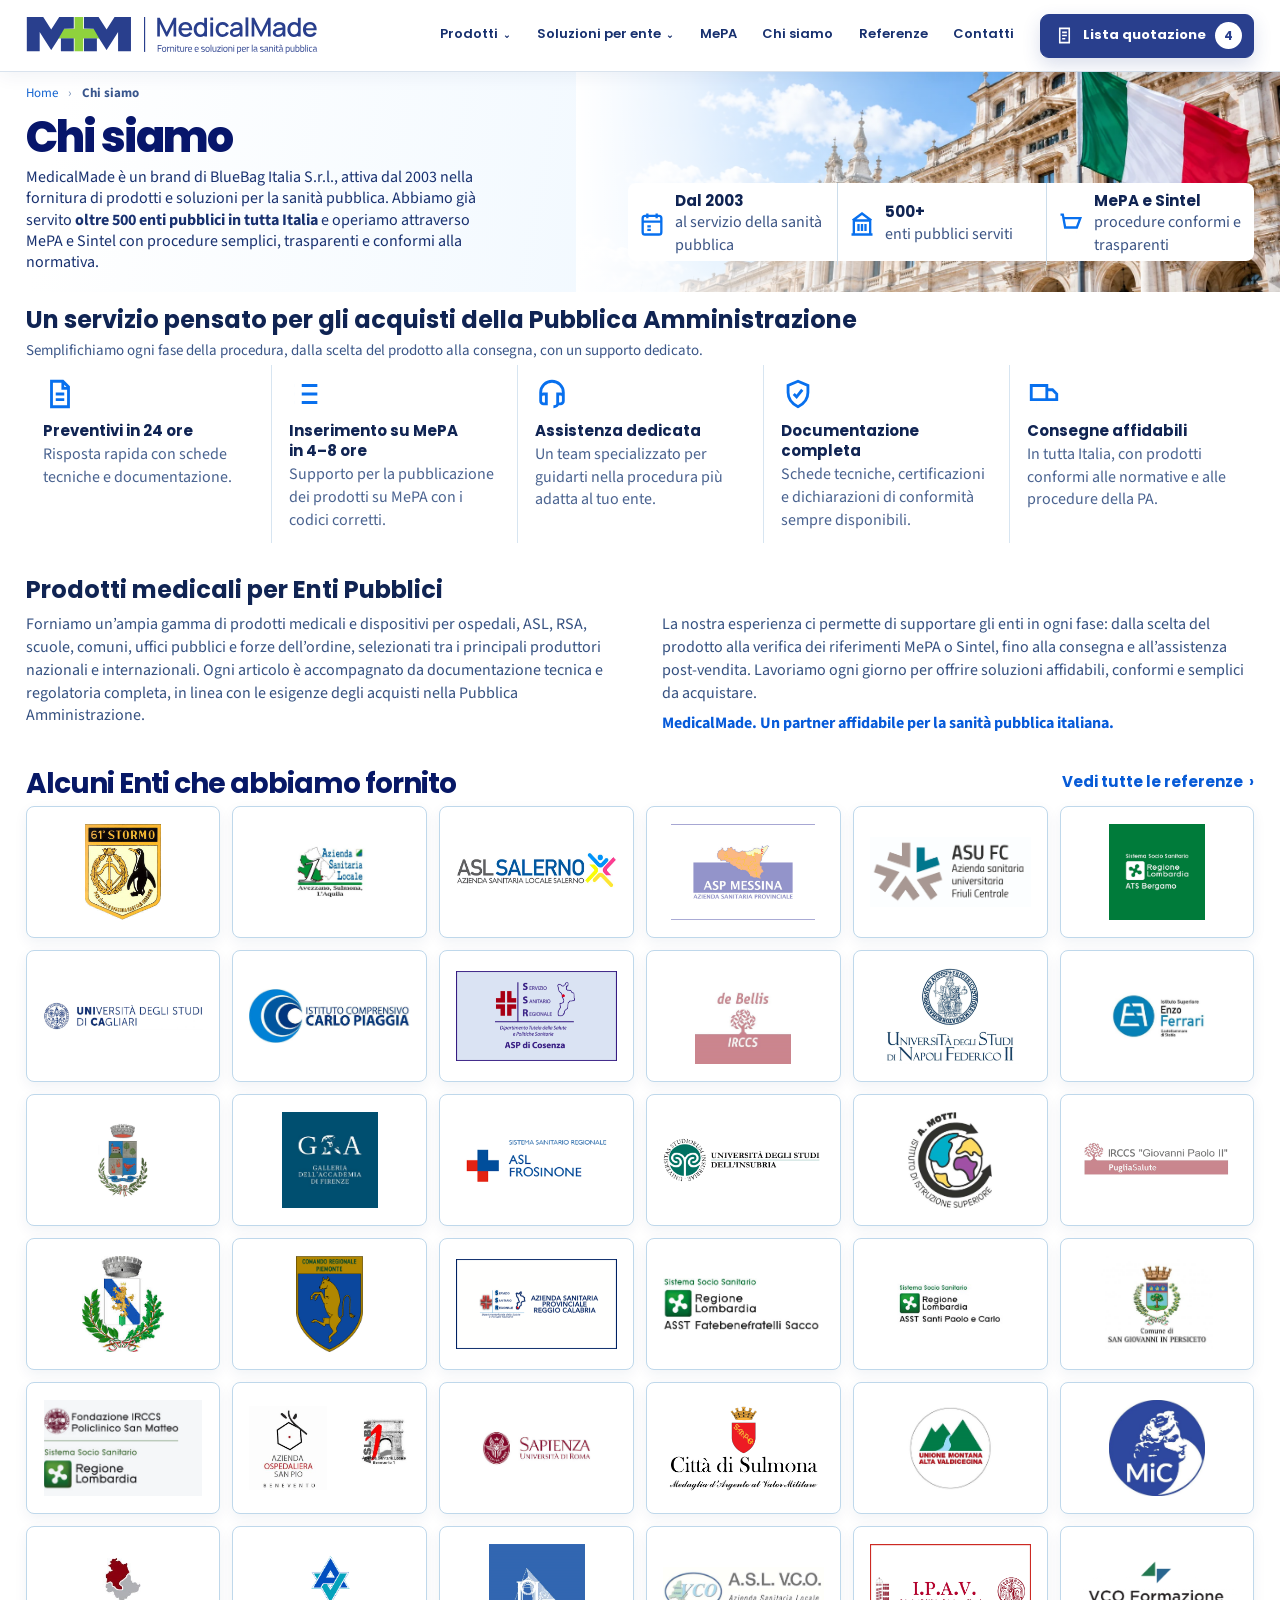
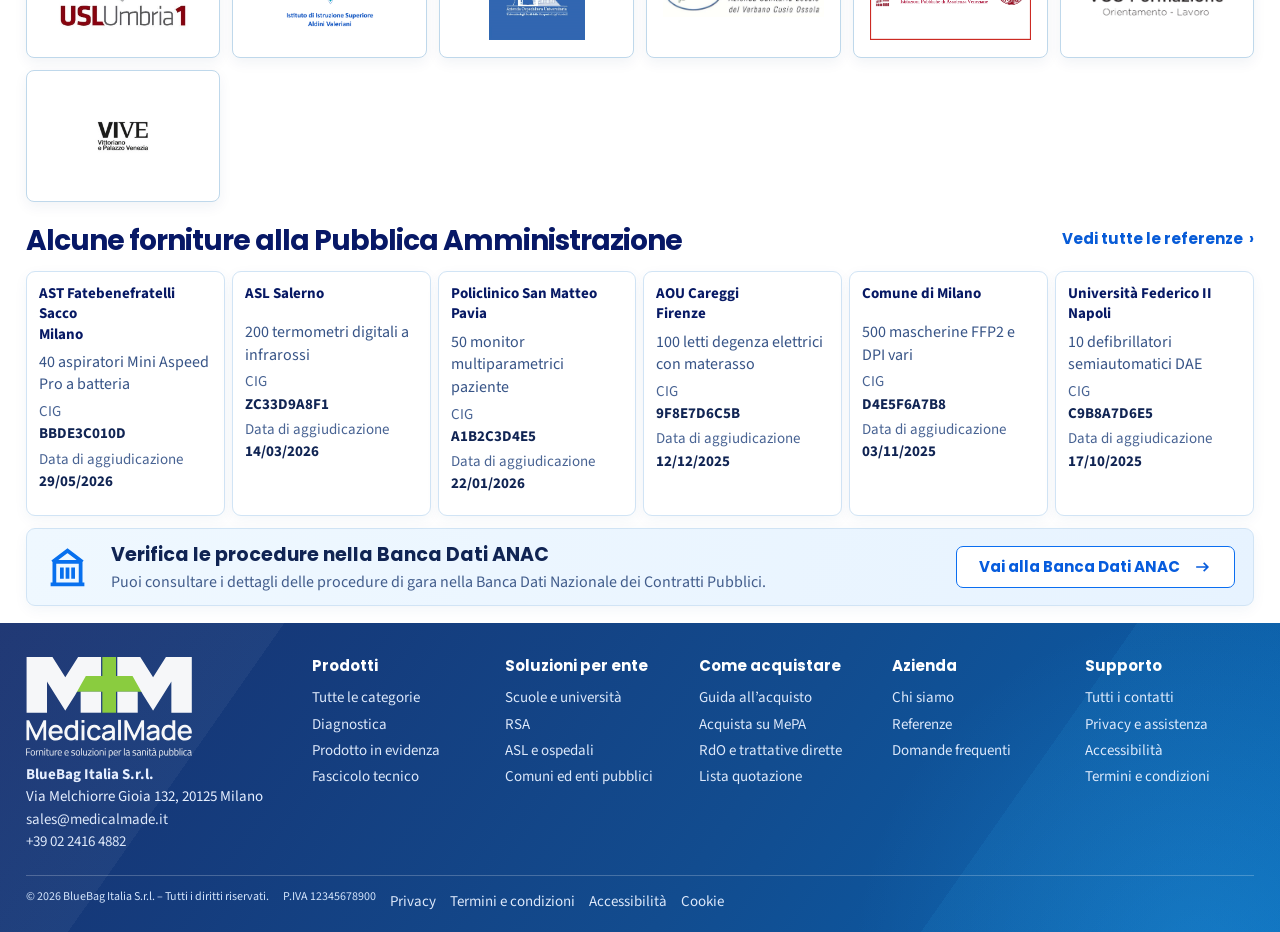
<file: chi-siamo.html>
<!doctype html>
<html lang="it">
<head>
  <meta charset="utf-8">
  <base href="/">
  <link rel="icon" href="favicon.ico" sizes="any">
  <meta name="viewport" content="width=device-width, initial-scale=1">
  <meta name="description" content="MedicalMade, forniture e soluzioni per la sanità pubblica dal 2003.">
  <title>Chi siamo | MedicalMade</title>
  <link rel="preconnect" href="https://fonts.googleapis.com">
  <link rel="preconnect" href="https://fonts.gstatic.com" crossorigin>
  <link href="https://fonts.googleapis.com/css2?family=Poppins:wght@500;600;700;800&amp;family=Source+Sans+3:wght@400;500;600;700&amp;display=swap" rel="stylesheet">
  <link rel="stylesheet" href="assets/css/pages.css">
  <link rel="stylesheet" href="assets/css/portrait-pages.css">
  <link rel="stylesheet" href="assets/css/site-shell.css?v=20261013-3">
  <link rel="stylesheet" href="assets/css/readability.css?v=20261013-3">
  <link rel="stylesheet" href="assets/css/motion.css?v=20261013-2">
</head>
<body>
  <svg class="sr-only" aria-hidden="true">
    <symbol id="i-list" viewBox="0 0 24 24"><rect x="5" y="3" width="14" height="18" rx="2"/><path d="M9 8h6m-6 4h6m-6 4h6"/></symbol>
    <symbol id="i-calendar" viewBox="0 0 24 24"><rect x="4" y="5" width="16" height="16" rx="2"/><path d="M8 3v4m8-4v4M4 10h16m-12 4h3m-3 3h3"/></symbol>
    <symbol id="i-building" viewBox="0 0 24 24"><path d="M3 21h18M5 21V9h14v12M4 9l8-6 8 6M9 12v6m3-6v6m3-6v6"/></symbol>
    <symbol id="i-cart" viewBox="0 0 24 24"><path d="M3 4h2l2 11h10l3-8H6m3 12h.01M17 19h.01"/></symbol>
    <symbol id="i-file" viewBox="0 0 24 24"><path d="M6 3h8l4 4v14H6zM14 3v5h4M9 12h6M9 16h6"/></symbol>
    <symbol id="i-bullets" viewBox="0 0 24 24"><path d="M9 6h11M9 12h11M9 18h11M4 6h.01M4 12h.01M4 18h.01"/></symbol>
    <symbol id="i-headset" viewBox="0 0 24 24"><path d="M4 14v-3a8 8 0 0 1 16 0v3M4 14a2 2 0 0 1 2-2h2v7H6a2 2 0 0 1-2-2zm16 0a2 2 0 0 0-2-2h-2v7h2a2 2 0 0 0 2-2zm-4 5c0 1.1-1.3 2-3 2"/></symbol>
    <symbol id="i-shield" viewBox="0 0 24 24"><path d="M12 3 5 6v5c0 4.6 2.9 8 7 10 4.1-2 7-5.4 7-10V6zM9 12l2 2 4-5"/></symbol>
    <symbol id="i-truck" viewBox="0 0 24 24"><path d="M3 6h11v10H3zm11 3h4l3 3v4h-7zM7 19h.01M18 19h.01"/></symbol>
    <symbol id="i-arrow" viewBox="0 0 24 24"><path d="M5 12h14m-5-5 5 5-5 5"/></symbol>
  </svg>

  <div class="inner-frame portrait-frame about-page">
    <header class="site-header inner-header">
  <div class="header-inner inner-header__row">
    <a class="brand inner-brand" href="index.html" aria-label="MedicalMade, home">
      <img src="assets/brand/logo-orizzontale.svg" width="703" height="91" alt="MedicalMade — Forniture e soluzioni per la sanità pubblica">
    </a>
    <button class="menu-toggle inner-menu" type="button" data-menu-toggle aria-expanded="false" aria-controls="site-navigation">
      <span></span><span></span><span></span><b class="sr-only">Apri il menu</b>
    </button>
    <nav class="primary-nav inner-nav" id="site-navigation" data-primary-nav aria-label="Navigazione principale">
      <a href="catalogo.html">Prodotti <span class="nav-caret">⌄</span></a>
      <a href="soluzioni.html">Soluzioni per ente <span class="nav-caret">⌄</span></a>
      <a href="mepa.html">MePA</a>
      <a href="chi-siamo.html">Chi siamo</a>
      <a href="referenze.html">Referenze</a>
      <a href="contatti.html">Contatti</a>
    </nav>
    <a class="quote-link inner-quote" href="lista-quotazione.html" aria-label="Lista quotazione, 4 prodotti">
      <svg viewBox="0 0 24 24" aria-hidden="true"><path d="M6 3h12v18H6zM9 8h6M9 12h6M9 16h4"/></svg>
      <span>Lista quotazione</span><b data-quote-count>4</b>
    </a>
  </div>
</header>


    <main>
      <section class="page-hero portrait-hero" style="--hero-inner:159px;--hero-photo-width:55%">
        <div class="page-hero__photo clean-photo" aria-hidden="true"><img src="assets/img/generated/chi-siamo-hero-clean.webp" width="1600" height="603" alt="" fetchpriority="high" decoding="async"></div>
        <div class="page-shell">
          <nav class="breadcrumb" aria-label="Percorso"><a href="index.html">Home</a><span>›</span><strong>Chi siamo</strong></nav>
          <div class="page-hero__inner">
            <h1>Chi siamo</h1>
            <p class="page-hero__lead">MedicalMade è un brand di BlueBag Italia S.r.l., attiva dal 2003 nella fornitura di prodotti e soluzioni per la sanità pubblica. Abbiamo già servito <strong>oltre 500 enti pubblici in tutta Italia</strong> e operiamo attraverso MePA e Sintel con procedure semplici, trasparenti e conformi alla normativa.</p>
            <div class="about-proof" aria-label="MedicalMade in breve">
              <div class="about-proof__item"><svg class="line-icon"><use href="#i-calendar"></use></svg><div><strong>Dal 2003</strong><span>al servizio della sanità pubblica</span></div></div>
              <div class="about-proof__item"><svg class="line-icon"><use href="#i-building"></use></svg><div><strong>500+</strong><span>enti pubblici serviti</span></div></div>
              <div class="about-proof__item"><svg class="line-icon"><use href="#i-cart"></use></svg><div><strong>MePA e Sintel</strong><span>procedure conformi e trasparenti</span></div></div>
            </div>
          </div>
        </div>
      </section>

      <section class="service-strip">
        <div class="page-shell">
          <h2>Un servizio pensato per gli acquisti della Pubblica Amministrazione</h2>
          <p>Semplifichiamo ogni fase della procedura, dalla scelta del prodotto alla consegna, con un supporto dedicato.</p>
          <div class="service-five">
            <article class="service-point"><svg class="line-icon"><use href="#i-file"></use></svg><strong>Preventivi in 24 ore</strong><p>Risposta rapida con schede tecniche e documentazione.</p></article>
            <article class="service-point"><svg class="line-icon"><use href="#i-bullets"></use></svg><strong>Inserimento su MePA<br>in 4–8 ore</strong><p>Supporto per la pubblicazione dei prodotti su MePA con i codici corretti.</p></article>
            <article class="service-point"><svg class="line-icon"><use href="#i-headset"></use></svg><strong>Assistenza dedicata</strong><p>Un team specializzato per guidarti nella procedura più adatta al tuo ente.</p></article>
            <article class="service-point"><svg class="line-icon"><use href="#i-shield"></use></svg><strong>Documentazione completa</strong><p>Schede tecniche, certificazioni e dichiarazioni di conformità sempre disponibili.</p></article>
            <article class="service-point"><svg class="line-icon"><use href="#i-truck"></use></svg><strong>Consegne affidabili</strong><p>In tutta Italia, con prodotti conformi alle normative e alle procedure della PA.</p></article>
          </div>
        </div>
      </section>

      <section class="about-copy">
        <div class="page-shell">
          <h2>Prodotti medicali per Enti Pubblici</h2>
          <div class="about-copy__grid">
            <p>Forniamo un’ampia gamma di prodotti medicali e dispositivi per ospedali, ASL, RSA, scuole, comuni, uffici pubblici e forze dell’ordine, selezionati tra i principali produttori nazionali e internazionali. Ogni articolo è accompagnato da documentazione tecnica e regolatoria completa, in linea con le esigenze degli acquisti nella Pubblica Amministrazione.</p>
            <p>La nostra esperienza ci permette di supportare gli enti in ogni fase: dalla scelta del prodotto alla verifica dei riferimenti MePA o Sintel, fino alla consegna e all’assistenza post-vendita. Lavoriamo ogni giorno per offrire soluzioni affidabili, conformi e semplici da acquistare.<b>MedicalMade. Un partner affidabile per la sanità pubblica italiana.</b></p>
          </div>
        </div>
      </section>

      <section class="logo-section">
        <div class="page-shell">
          <div class="section-title-row"><div class="section-title"><h2>Alcuni Enti che abbiamo fornito</h2></div><a class="section-link" href="referenze.html">Vedi tutte le referenze&nbsp; ›</a></div>
          <ul class="logo-wall" aria-label="Enti pubblici serviti da MedicalMade">
            <li class="logo-tile"><img src="Logos/61%20stormo.png" width="300" height="380" alt="61° Stormo" loading="lazy" decoding="async"></li>
            <li class="logo-tile"><img src="Logos/aquila.png" width="447" height="447" alt="Azienda Sanitaria Locale Avezzano Sulmona L'Aquila" loading="lazy" decoding="async"></li>
            <li class="logo-tile"><img src="Logos/ASL%20salerno.png" width="600" height="314" alt="ASL Salerno" loading="lazy" decoding="async"></li>
            <li class="logo-tile"><img src="Logos/ASP%20Messina.png" width="1068" height="712" alt="ASP Messina" loading="lazy" decoding="async"></li>
            <li class="logo-tile"><img src="Logos/ASU%20friuli.png" width="681" height="293" alt="Azienda Sanitaria Universitaria Friuli Centrale" loading="lazy" decoding="async"></li>
            <li class="logo-tile"><img src="Logos/bergamo.png" width="263" height="263" alt="ATS Bergamo" loading="lazy" decoding="async"></li>
            <li class="logo-tile"><img src="Logos/cagliari.png" width="1079" height="185" alt="Università degli Studi di Cagliari" loading="lazy" decoding="async"></li>
            <li class="logo-tile"><img src="Logos/carlo%20piaggia.png" width="738" height="246" alt="Istituto Comprensivo Carlo Piaggia" loading="lazy" decoding="async"></li>
            <li class="logo-tile"><img src="Logos/cosenza.png" width="1281" height="715" alt="Azienda Sanitaria Provinciale di Cosenza" loading="lazy" decoding="async"></li>
            <li class="logo-tile"><img src="Logos/de%20bellis.png" width="447" height="447" alt="IRCCS de Bellis" loading="lazy" decoding="async"></li>
            <li class="logo-tile"><img src="Logos/federico.png" width="1090" height="762" alt="Università degli Studi di Napoli Federico II" loading="lazy" decoding="async"></li>
            <li class="logo-tile"><img src="Logos/ferrari.jpg" width="447" height="447" alt="Istituto Superiore Enzo Ferrari" loading="lazy" decoding="async"></li>
            <li class="logo-tile"><img src="Logos/figino.png" width="600" height="600" alt="Comune di Figino Serenza" loading="lazy" decoding="async"></li>
            <li class="logo-tile"><img src="Logos/firenze.png" width="457" height="457" alt="Galleria dell'Accademia di Firenze" loading="lazy" decoding="async"></li>
            <li class="logo-tile"><img src="Logos/frosinone.png" width="276" height="117" alt="ASL Frosinone" loading="lazy" decoding="async"></li>
            <li class="logo-tile"><img src="Logos/insubria.png" width="551" height="150" alt="Università degli Studi dell'Insubria" loading="lazy" decoding="async"></li>
            <li class="logo-tile"><img src="Logos/motti.png" width="419" height="477" alt="Istituto di Istruzione Superiore A. Motti" loading="lazy" decoding="async"></li>
            <li class="logo-tile"><img src="Logos/paolo%20II.png" width="1126" height="272" alt="IRCCS Giovanni Paolo II" loading="lazy" decoding="async"></li>
            <li class="logo-tile"><img src="Logos/Picena.png" width="207" height="243" alt="Ente pubblico della provincia di Ascoli Piceno" loading="lazy" decoding="async"></li>
            <li class="logo-tile"><img src="Logos/piemonte.png" width="180" height="257" alt="Comando Regionale Piemonte" loading="lazy" decoding="async"></li>
            <li class="logo-tile"><img src="Logos/Reggio%20Calabria.png" width="1281" height="715" alt="Azienda Sanitaria Provinciale di Reggio Calabria" loading="lazy" decoding="async"></li>
            <li class="logo-tile"><img src="Logos/Sacco.png" width="790" height="253" alt="ASST Fatebenefratelli Sacco" loading="lazy" decoding="async"></li>
            <li class="logo-tile"><img src="Logos/San%20carlo.png" width="400" height="250" alt="ASST Santi Paolo e Carlo" loading="lazy" decoding="async"></li>
            <li class="logo-tile"><img src="Logos/san%20giovanni.png" width="455" height="390" alt="Comune di San Giovanni in Persiceto" loading="lazy" decoding="async"></li>
            <li class="logo-tile"><img src="Logos/san%20matteo.png" width="659" height="400" alt="Fondazione IRCCS Policlinico San Matteo" loading="lazy" decoding="async"></li>
            <li class="logo-tile"><img src="Logos/san%20pio.png" width="621" height="322" alt="Azienda Ospedaliera San Pio" loading="lazy" decoding="async"></li>
            <li class="logo-tile"><img src="Logos/Sapienza.png" width="738" height="369" alt="Sapienza Università di Roma" loading="lazy" decoding="async"></li>
            <li class="logo-tile"><img src="Logos/sulmona.png" width="2560" height="1452" alt="Città di Sulmona" loading="lazy" decoding="async"></li>
            <li class="logo-tile"><img src="Logos/unione%20montana.png" width="450" height="444" alt="Unione Montana Alta Valdigne" loading="lazy" decoding="async"></li>
            <li class="logo-tile"><img src="Logos/urbano.png" width="447" height="447" alt="MiC, Ministero della Cultura" loading="lazy" decoding="async"></li>
            <li class="logo-tile"><img src="Logos/USL%20Umbria%201.jpg" width="457" height="323" alt="USL Umbria 1" loading="lazy" decoding="async"></li>
            <li class="logo-tile"><img src="Logos/valeriani.png" width="554" height="554" alt="Istituto di Istruzione Superiore Aldini Valeriani" loading="lazy" decoding="async"></li>
            <li class="logo-tile"><img src="Logos/Vanvitelli.png" width="554" height="554" alt="Azienda Ospedaliera Universitaria Luigi Vanvitelli" loading="lazy" decoding="async"></li>
            <li class="logo-tile"><img src="Logos/vco.png" width="805" height="248" alt="ASL VCO" loading="lazy" decoding="async"></li>
            <li class="logo-tile"><img src="Logos/Veneziane.png" width="1203" height="714" alt="Istituzioni Pubbliche di Assistenza Veneziane" loading="lazy" decoding="async"></li>
            <li class="logo-tile"><img src="Logos/verbania.png" width="200" height="89" alt="VCO Formazione" loading="lazy" decoding="async"></li>
            <li class="logo-tile"><img src="Logos/vive.png" width="440" height="330" alt="VIVE, Vittoriano e Palazzo Venezia" loading="lazy" decoding="async"></li>
          </ul>
        </div>
      </section>

      <section class="supply-section">
        <div class="page-shell">
          <div class="section-title-row"><div class="section-title"><h2>Alcune forniture alla Pubblica Amministrazione</h2></div><a class="section-link" href="referenze.html">Vedi tutte le referenze&nbsp; ›</a></div>
          <div class="supply-grid">
            <article class="supply-card compact-panel"><strong>AST Fatebenefratelli Sacco<br>Milano</strong><span>40 aspiratori Mini Aspeed Pro a batteria</span><small>CIG</small><b>BBDE3C010D</b><small>Data di aggiudicazione</small><b>29/05/2026</b></article>
            <article class="supply-card compact-panel"><strong>ASL Salerno</strong><span>200 termometri digitali a infrarossi</span><small>CIG</small><b>ZC33D9A8F1</b><small>Data di aggiudicazione</small><b>14/03/2026</b></article>
            <article class="supply-card compact-panel"><strong>Policlinico San Matteo<br>Pavia</strong><span>50 monitor multiparametrici paziente</span><small>CIG</small><b>A1B2C3D4E5</b><small>Data di aggiudicazione</small><b>22/01/2026</b></article>
            <article class="supply-card compact-panel"><strong>AOU Careggi<br>Firenze</strong><span>100 letti degenza elettrici con materasso</span><small>CIG</small><b>9F8E7D6C5B</b><small>Data di aggiudicazione</small><b>12/12/2025</b></article>
            <article class="supply-card compact-panel"><strong>Comune di Milano</strong><span>500 mascherine FFP2 e DPI vari</span><small>CIG</small><b>D4E5F6A7B8</b><small>Data di aggiudicazione</small><b>03/11/2025</b></article>
            <article class="supply-card compact-panel"><strong>Università Federico II<br>Napoli</strong><span>10 defibrillatori semiautomatici DAE</span><small>CIG</small><b>C9B8A7D6E5</b><small>Data di aggiudicazione</small><b>17/10/2025</b></article>
          </div>
        </div>
      </section>

      <aside class="page-shell compact-panel anac-cta">
        <svg class="line-icon"><use href="#i-building"></use></svg><div><h2>Verifica le procedure nella Banca Dati ANAC</h2><p>Puoi consultare i dettagli delle procedure di gara nella Banca Dati Nazionale dei Contratti Pubblici.</p></div><a class="btn btn--outline" href="https://dati.anticorruzione.it" rel="noopener">Vai alla Banca Dati ANAC <svg><use href="#i-arrow"></use></svg></a>
      </aside>
    </main>

    <footer class="site-footer inner-footer" id="footer">
  <div class="page-shell inner-footer__grid">
    <div class="company-copy footer-company">
      <a class="footer-logo footer-brand" href="index.html" aria-label="MedicalMade, home">
        <img src="assets/brand/logo-verticale-bianco.svg" width="570" height="346" alt="MedicalMade — Forniture e soluzioni per la sanità pubblica">
      </a>
      <address><strong>BlueBag Italia S.r.l.</strong><br>Via Melchiorre Gioia 132, 20125 Milano<br><a href="mailto:sales@medicalmade.it">sales@medicalmade.it</a><br><a href="tel:+390224164882">+39 02 2416 4882</a></address>
    </div>
    <nav class="footer-column" aria-label="Prodotti">
      <h2>Prodotti</h2>
      <a href="catalogo.html">Tutte le categorie</a>
      <a href="categoria.html">Diagnostica</a>
      <a href="prodotto.html">Prodotto in evidenza</a>
      <a href="prodotto.html#documenti">Fascicolo tecnico</a>
    </nav>
    <nav class="footer-column" aria-label="Soluzioni per ente">
      <h2>Soluzioni per ente</h2>
      <a href="soluzioni.html">Scuole e università</a>
      <a href="soluzioni.html">RSA</a>
      <a href="soluzioni.html">ASL e ospedali</a>
      <a href="soluzioni.html">Comuni ed enti pubblici</a>
    </nav>
    <nav class="footer-column" aria-label="Come acquistare">
      <h2>Come acquistare</h2>
      <a href="come-acquistare.html">Guida all’acquisto</a>
      <a href="mepa.html">Acquista su MePA</a>
      <a href="come-acquistare.html#rdo">RdO e trattative dirette</a>
      <a href="lista-quotazione.html">Lista quotazione</a>
    </nav>
    <nav class="footer-column" aria-label="Azienda">
      <h2>Azienda</h2>
      <a href="chi-siamo.html">Chi siamo</a>
      <a href="referenze.html">Referenze</a>
      <a href="faq.html">Domande frequenti</a>
    </nav>
    <nav class="footer-column" aria-label="Supporto">
      <h2>Supporto</h2>
      <a href="contatti.html">Tutti i contatti</a>
      <a href="contatti.html#privacy">Privacy e assistenza</a>
      <a href="contatti.html">Accessibilità</a>
      <a href="contatti.html#privacy">Termini e condizioni</a>
    </nav>
  </div>
  <div class="page-shell inner-footer__legal footer-legal">
    <span>© 2026 BlueBag Italia S.r.l. – Tutti i diritti riservati.</span>
    <span>P.IVA 12345678900</span>
    <a href="contatti.html#privacy">Privacy</a>
    <a href="contatti.html#privacy">Termini e condizioni</a>
    <a href="contatti.html">Accessibilità</a>
    <a href="faq.html">Cookie</a>
  </div>
</footer>

  </div>
  <script src="assets/js/pages.js"></script>
  <script src="assets/js/motion.js?v=20261013-2"></script>
</body>
</html>
</file>
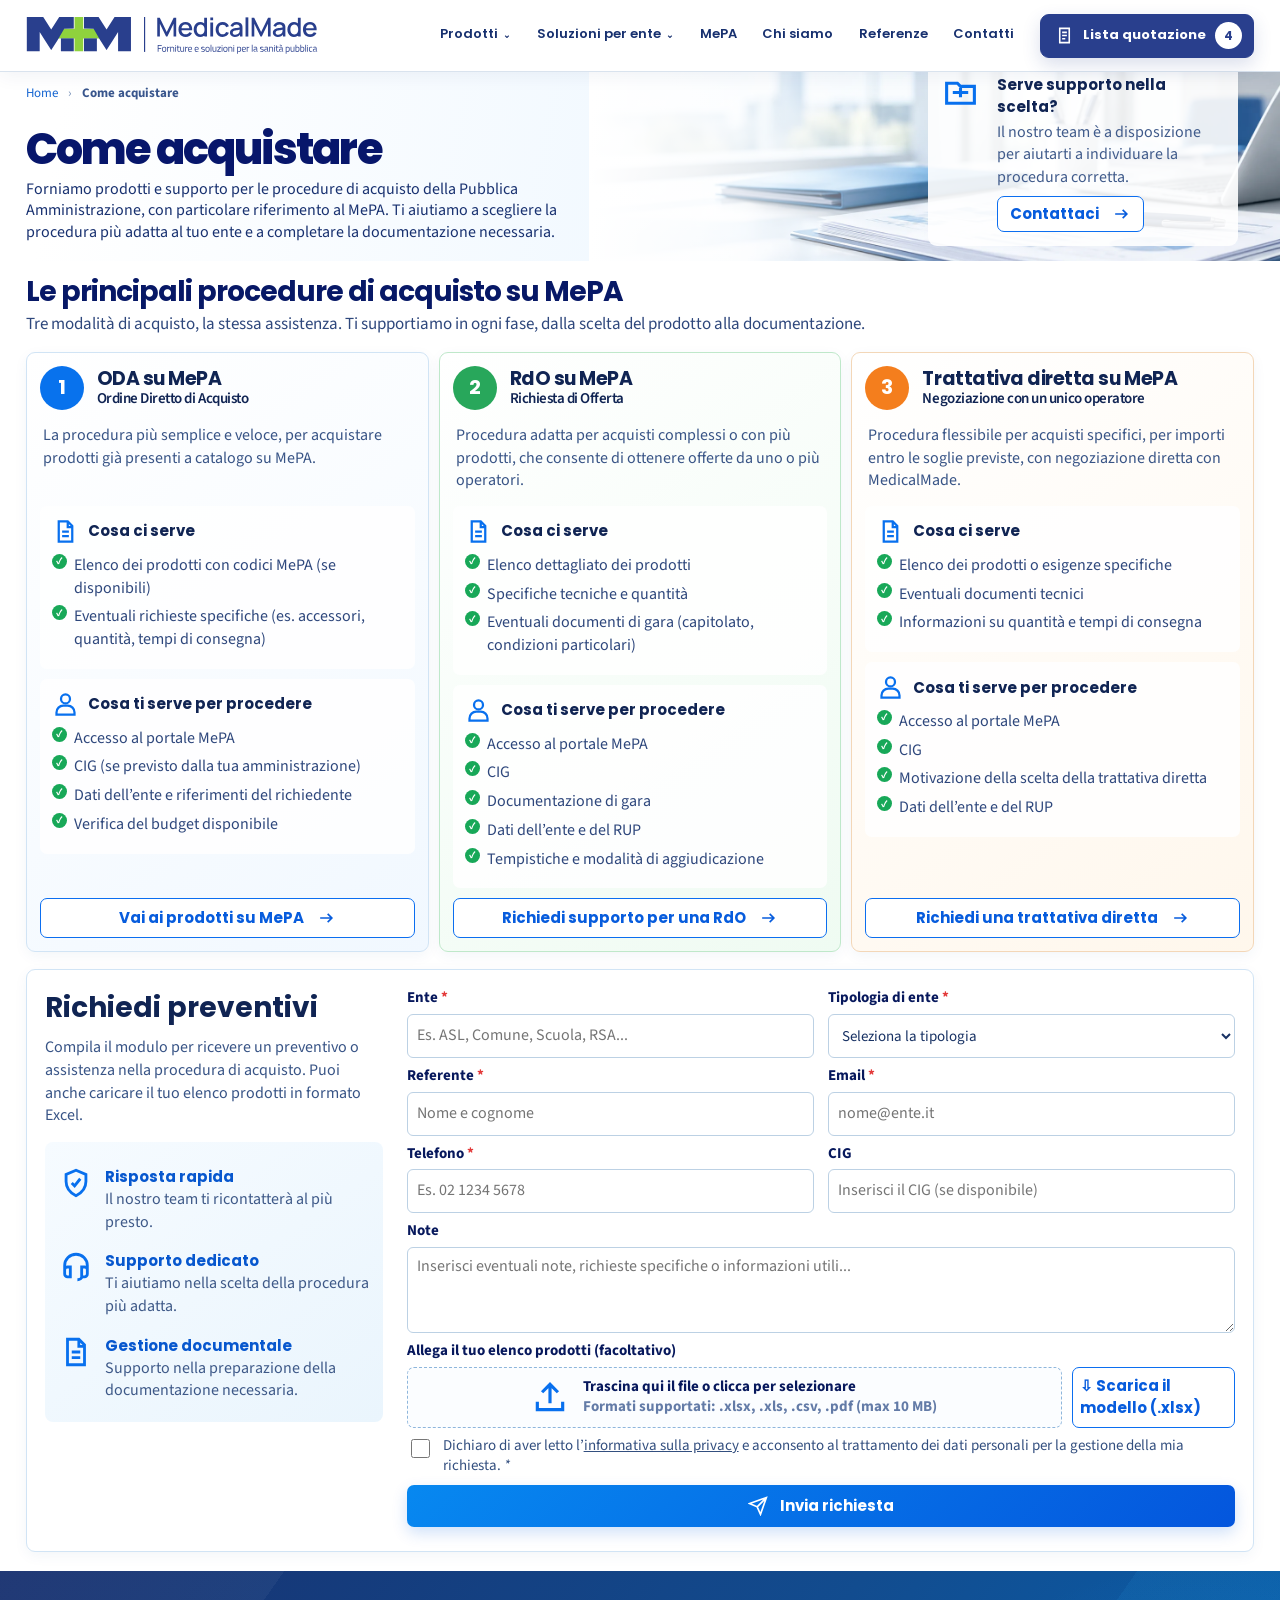
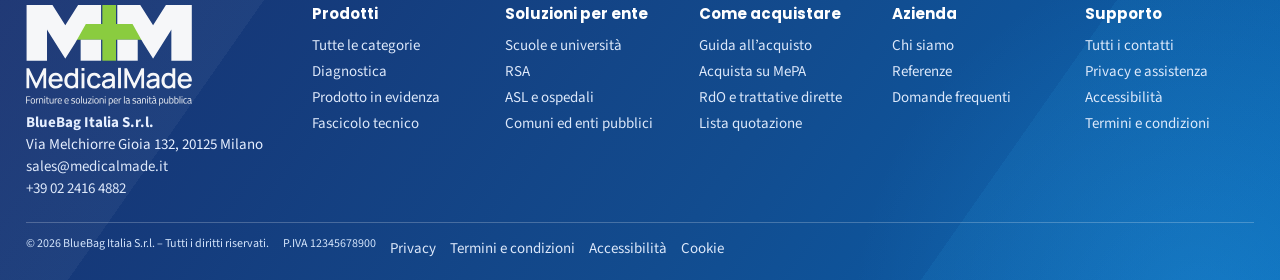
<file: come-acquistare.html>
<!doctype html>
<html lang="it">
<head>
  <meta charset="utf-8">
  <base href="/">
  <link rel="icon" href="favicon.ico" sizes="any">
  <meta name="viewport" content="width=device-width, initial-scale=1">
  <meta name="description" content="Guida alle principali procedure di acquisto per la Pubblica Amministrazione.">
  <title>Come acquistare | MedicalMade</title>
  <link rel="preconnect" href="https://fonts.googleapis.com">
  <link rel="preconnect" href="https://fonts.gstatic.com" crossorigin>
  <link href="https://fonts.googleapis.com/css2?family=Poppins:wght@500;600;700;800&amp;family=Source+Sans+3:wght@400;500;600;700&amp;display=swap" rel="stylesheet">
  <link rel="stylesheet" href="assets/css/pages.css">
  <link rel="stylesheet" href="assets/css/portrait-pages.css">
  <link rel="stylesheet" href="assets/css/site-shell.css?v=20261013-3">
  <link rel="stylesheet" href="assets/css/readability.css?v=20261013-2">
  <link rel="stylesheet" href="assets/css/motion.css?v=20261013-2">
</head>
<body>
  <svg class="sr-only" aria-hidden="true">
    <symbol id="i-list" viewBox="0 0 24 24"><rect x="5" y="3" width="14" height="18" rx="2"/><path d="M9 8h6m-6 4h6m-6 4h6"/></symbol>
    <symbol id="i-folder" viewBox="0 0 24 24"><path d="M3 6h7l2 2h9v11H3zM7 12h10m-5-3v6"/></symbol>
    <symbol id="i-file" viewBox="0 0 24 24"><path d="M6 3h8l4 4v14H6zM14 3v5h4M9 12h6M9 16h6"/></symbol>
    <symbol id="i-user" viewBox="0 0 24 24"><circle cx="12" cy="7" r="4"/><path d="M4 21v-2a6 6 0 0 1 6-6h4a6 6 0 0 1 6 6v2z"/></symbol>
    <symbol id="i-shield" viewBox="0 0 24 24"><path d="M12 3 5 6v5c0 4.6 2.9 8 7 10 4.1-2 7-5.4 7-10V6zM9 12l2 2 4-5"/></symbol>
    <symbol id="i-headset" viewBox="0 0 24 24"><path d="M4 14v-3a8 8 0 0 1 16 0v3M4 14a2 2 0 0 1 2-2h2v7H6a2 2 0 0 1-2-2zm16 0a2 2 0 0 0-2-2h-2v7h2a2 2 0 0 0 2-2zm-4 5c0 1.1-1.3 2-3 2"/></symbol>
    <symbol id="i-upload" viewBox="0 0 24 24"><path d="M12 16V4m-5 5 5-5 5 5M4 15v5h16v-5"/></symbol>
    <symbol id="i-send" viewBox="0 0 24 24"><path d="m22 2-7 20-4-9-9-4zM11 13 22 2"/></symbol>
    <symbol id="i-arrow" viewBox="0 0 24 24"><path d="M5 12h14m-5-5 5 5-5 5"/></symbol>
  </svg>

  <div class="inner-frame portrait-frame buy-page">
    <header class="site-header inner-header">
  <div class="header-inner inner-header__row">
    <a class="brand inner-brand" href="index.html" aria-label="MedicalMade, home">
      <img src="assets/brand/logo-orizzontale.svg" width="703" height="91" alt="MedicalMade — Forniture e soluzioni per la sanità pubblica">
    </a>
    <button class="menu-toggle inner-menu" type="button" data-menu-toggle aria-expanded="false" aria-controls="site-navigation">
      <span></span><span></span><span></span><b class="sr-only">Apri il menu</b>
    </button>
    <nav class="primary-nav inner-nav" id="site-navigation" data-primary-nav aria-label="Navigazione principale">
      <a href="catalogo.html">Prodotti <span class="nav-caret">⌄</span></a>
      <a href="soluzioni.html">Soluzioni per ente <span class="nav-caret">⌄</span></a>
      <a href="mepa.html">MePA</a>
      <a href="chi-siamo.html">Chi siamo</a>
      <a href="referenze.html">Referenze</a>
      <a href="contatti.html">Contatti</a>
    </nav>
    <a class="quote-link inner-quote" href="lista-quotazione.html" aria-label="Lista quotazione, 4 prodotti">
      <svg viewBox="0 0 24 24" aria-hidden="true"><path d="M6 3h12v18H6zM9 8h6M9 12h6M9 16h4"/></svg>
      <span>Lista quotazione</span><b data-quote-count>4</b>
    </a>
  </div>
</header>


    <main>
      <section class="page-hero portrait-hero" style="--hero-inner:145px;--hero-photo-width:54%">
        <div class="page-hero__photo clean-photo" aria-hidden="true"><img src="assets/img/generated/come-acquistare-hero-clean.webp" width="1600" height="568" alt="" fetchpriority="high" decoding="async"></div>
        <div class="page-shell">
          <nav class="breadcrumb" aria-label="Percorso"><a href="index.html">Home</a><span>›</span><strong>Come acquistare</strong></nav>
          <div class="page-hero__inner">
            <h1>Come acquistare</h1>
            <p class="page-hero__lead">Forniamo prodotti e supporto per le procedure di acquisto della Pubblica Amministrazione, con particolare riferimento al MePA. Ti aiutiamo a scegliere la procedura più adatta al tuo ente e a completare la documentazione necessaria.</p>
            <aside class="buy-assist"><svg class="line-icon"><use href="#i-folder"></use></svg><div><strong>Serve supporto nella scelta?</strong><p>Il nostro team è a disposizione per aiutarti a individuare la procedura corretta.</p><a class="btn btn--outline" href="contatti.html">Contattaci <svg><use href="#i-arrow"></use></svg></a></div></aside>
          </div>
        </div>
      </section>

      <section class="procedure-section">
        <div class="page-shell">
          <div class="section-title-row"><div class="section-title"><h2>Le principali procedure di acquisto su MePA</h2><p>Tre modalità di acquisto, la stessa assistenza. Ti supportiamo in ogni fase, dalla scelta del prodotto alla documentazione.</p></div></div>
          <div class="procedure-grid">
            <article class="procedure-card procedure-card--blue compact-panel">
              <div class="procedure-card__title"><span class="round-number">1</span><h3>ODA su MePA<small>Ordine Diretto di Acquisto</small></h3></div>
              <p>La procedura più semplice e veloce, per acquistare prodotti già presenti a catalogo su MePA.</p>
              <div class="need-box"><h4><svg class="line-icon"><use href="#i-file"></use></svg>Cosa ci serve</h4><ul class="check-list"><li>Elenco dei prodotti con codici MePA (se disponibili)</li><li>Eventuali richieste specifiche (es. accessori, quantità, tempi di consegna)</li></ul></div>
              <div class="need-box"><h4><svg class="line-icon"><use href="#i-user"></use></svg>Cosa ti serve per procedere</h4><ul class="check-list"><li>Accesso al portale MePA</li><li>CIG (se previsto dalla tua amministrazione)</li><li>Dati dell’ente e riferimenti del richiedente</li><li>Verifica del budget disponibile</li></ul></div>
              <a class="btn btn--outline btn--wide" href="catalogo.html">Vai ai prodotti su MePA <svg><use href="#i-arrow"></use></svg></a>
            </article>
            <article class="procedure-card procedure-card--green compact-panel" id="rdo">
              <div class="procedure-card__title"><span class="round-number round-number--green">2</span><h3>RdO su MePA<small>Richiesta di Offerta</small></h3></div>
              <p>Procedura adatta per acquisti complessi o con più prodotti, che consente di ottenere offerte da uno o più operatori.</p>
              <div class="need-box"><h4><svg class="line-icon"><use href="#i-file"></use></svg>Cosa ci serve</h4><ul class="check-list"><li>Elenco dettagliato dei prodotti</li><li>Specifiche tecniche e quantità</li><li>Eventuali documenti di gara (capitolato, condizioni particolari)</li></ul></div>
              <div class="need-box"><h4><svg class="line-icon"><use href="#i-user"></use></svg>Cosa ti serve per procedere</h4><ul class="check-list"><li>Accesso al portale MePA</li><li>CIG</li><li>Documentazione di gara</li><li>Dati dell’ente e del RUP</li><li>Tempistiche e modalità di aggiudicazione</li></ul></div>
              <a class="btn btn--outline btn--wide" href="#preventivi">Richiedi supporto per una RdO <svg><use href="#i-arrow"></use></svg></a>
            </article>
            <article class="procedure-card procedure-card--orange compact-panel">
              <div class="procedure-card__title"><span class="round-number round-number--orange">3</span><h3>Trattativa diretta su MePA<small>Negoziazione con un unico operatore</small></h3></div>
              <p>Procedura flessibile per acquisti specifici, per importi entro le soglie previste, con negoziazione diretta con MedicalMade.</p>
              <div class="need-box"><h4><svg class="line-icon"><use href="#i-file"></use></svg>Cosa ci serve</h4><ul class="check-list"><li>Elenco dei prodotti o esigenze specifiche</li><li>Eventuali documenti tecnici</li><li>Informazioni su quantità e tempi di consegna</li></ul></div>
              <div class="need-box"><h4><svg class="line-icon"><use href="#i-user"></use></svg>Cosa ti serve per procedere</h4><ul class="check-list"><li>Accesso al portale MePA</li><li>CIG</li><li>Motivazione della scelta della trattativa diretta</li><li>Dati dell’ente e del RUP</li></ul></div>
              <a class="btn btn--outline btn--wide" href="#preventivi">Richiedi una trattativa diretta <svg><use href="#i-arrow"></use></svg></a>
            </article>
          </div>
        </div>
      </section>

      <section class="page-shell compact-panel quote-panel" id="preventivi">
        <div class="quote-layout">
          <div class="quote-intro">
            <h2>Richiedi preventivi</h2>
            <p>Compila il modulo per ricevere un preventivo o assistenza nella procedura di acquisto. Puoi anche caricare il tuo elenco prodotti in formato Excel.</p>
            <div class="quote-benefits">
              <div class="quote-benefit"><svg class="line-icon"><use href="#i-shield"></use></svg><div><strong>Risposta rapida</strong><span>Il nostro team ti ricontatterà al più presto.</span></div></div>
              <div class="quote-benefit"><svg class="line-icon"><use href="#i-headset"></use></svg><div><strong>Supporto dedicato</strong><span>Ti aiutiamo nella scelta della procedura più adatta.</span></div></div>
              <div class="quote-benefit"><svg class="line-icon"><use href="#i-file"></use></svg><div><strong>Gestione documentale</strong><span>Supporto nella preparazione della documentazione necessaria.</span></div></div>
            </div>
          </div>
          <form data-demo-form>
            <div class="form-grid">
              <div class="field"><label for="ente">Ente <i>*</i></label><input id="ente" name="ente" required placeholder="Es. ASL, Comune, Scuola, RSA..."></div>
              <div class="field"><label for="tipo-ente">Tipologia di ente <i>*</i></label><select id="tipo-ente" name="tipo-ente" required><option value="">Seleziona la tipologia</option><option>ASL o ospedale</option><option>Comune o ente pubblico</option><option>Scuola</option><option>RSA</option></select></div>
              <div class="field"><label for="referente">Referente <i>*</i></label><input id="referente" name="referente" required placeholder="Nome e cognome"></div>
              <div class="field"><label for="email">Email <i>*</i></label><input id="email" name="email" type="email" required placeholder="nome@ente.it"></div>
              <div class="field"><label for="telefono">Telefono <i>*</i></label><input id="telefono" name="telefono" type="tel" required placeholder="Es. 02 1234 5678"></div>
              <div class="field"><label for="cig">CIG</label><input id="cig" name="cig" placeholder="Inserisci il CIG (se disponibile)"></div>
              <div class="field field--full"><label for="note">Note</label><textarea id="note" name="note" placeholder="Inserisci eventuali note, richieste specifiche o informazioni utili..."></textarea></div>
              <div class="field field--full"><label for="allegato">Allega il tuo elenco prodotti (facoltativo)</label><div class="upload-actions"><label class="upload-box" for="allegato"><svg class="line-icon"><use href="#i-upload"></use></svg><span><strong>Trascina qui il file o clicca per selezionare</strong><small>Formati supportati: .xlsx, .xls, .csv, .pdf (max 10 MB)</small></span></label><a class="btn btn--outline" href="assets/modello-elenco-prodotti.xlsx" download>⇩ Scarica il modello (.xlsx)</a></div><input class="sr-only" id="allegato" name="allegato" type="file" accept=".xlsx,.xls,.csv,.pdf"></div>
              <label class="checkbox-line field--full"><input type="checkbox" required><span>Dichiaro di aver letto l’<a href="contatti.html#privacy"><u>informativa sulla privacy</u></a> e acconsento al trattamento dei dati personali per la gestione della mia richiesta. <i>*</i></span></label>
              <button class="btn btn--primary btn--wide field--full" type="submit"><svg><use href="#i-send"></use></svg>Invia richiesta</button>
            </div>
            <p class="form-status" role="status">Richiesta inviata. Il nostro team ti ricontatterà al più presto.</p>
          </form>
        </div>
      </section>
    </main>

    <footer class="site-footer inner-footer" id="footer">
  <div class="page-shell inner-footer__grid">
    <div class="company-copy footer-company">
      <a class="footer-logo footer-brand" href="index.html" aria-label="MedicalMade, home">
        <img src="assets/brand/logo-verticale-bianco.svg" width="570" height="346" alt="MedicalMade — Forniture e soluzioni per la sanità pubblica">
      </a>
      <address><strong>BlueBag Italia S.r.l.</strong><br>Via Melchiorre Gioia 132, 20125 Milano<br><a href="mailto:sales@medicalmade.it">sales@medicalmade.it</a><br><a href="tel:+390224164882">+39 02 2416 4882</a></address>
    </div>
    <nav class="footer-column" aria-label="Prodotti">
      <h2>Prodotti</h2>
      <a href="catalogo.html">Tutte le categorie</a>
      <a href="categoria.html">Diagnostica</a>
      <a href="prodotto.html">Prodotto in evidenza</a>
      <a href="prodotto.html#documenti">Fascicolo tecnico</a>
    </nav>
    <nav class="footer-column" aria-label="Soluzioni per ente">
      <h2>Soluzioni per ente</h2>
      <a href="soluzioni.html">Scuole e università</a>
      <a href="soluzioni.html">RSA</a>
      <a href="soluzioni.html">ASL e ospedali</a>
      <a href="soluzioni.html">Comuni ed enti pubblici</a>
    </nav>
    <nav class="footer-column" aria-label="Come acquistare">
      <h2>Come acquistare</h2>
      <a href="come-acquistare.html">Guida all’acquisto</a>
      <a href="mepa.html">Acquista su MePA</a>
      <a href="come-acquistare.html#rdo">RdO e trattative dirette</a>
      <a href="lista-quotazione.html">Lista quotazione</a>
    </nav>
    <nav class="footer-column" aria-label="Azienda">
      <h2>Azienda</h2>
      <a href="chi-siamo.html">Chi siamo</a>
      <a href="referenze.html">Referenze</a>
      <a href="faq.html">Domande frequenti</a>
    </nav>
    <nav class="footer-column" aria-label="Supporto">
      <h2>Supporto</h2>
      <a href="contatti.html">Tutti i contatti</a>
      <a href="contatti.html#privacy">Privacy e assistenza</a>
      <a href="contatti.html">Accessibilità</a>
      <a href="contatti.html#privacy">Termini e condizioni</a>
    </nav>
  </div>
  <div class="page-shell inner-footer__legal footer-legal">
    <span>© 2026 BlueBag Italia S.r.l. – Tutti i diritti riservati.</span>
    <span>P.IVA 12345678900</span>
    <a href="contatti.html#privacy">Privacy</a>
    <a href="contatti.html#privacy">Termini e condizioni</a>
    <a href="contatti.html">Accessibilità</a>
    <a href="faq.html">Cookie</a>
  </div>
</footer>

  </div>
  <script src="assets/js/pages.js"></script>
  <script src="assets/js/motion.js?v=20261013-2"></script>
</body>
</html>
</file>
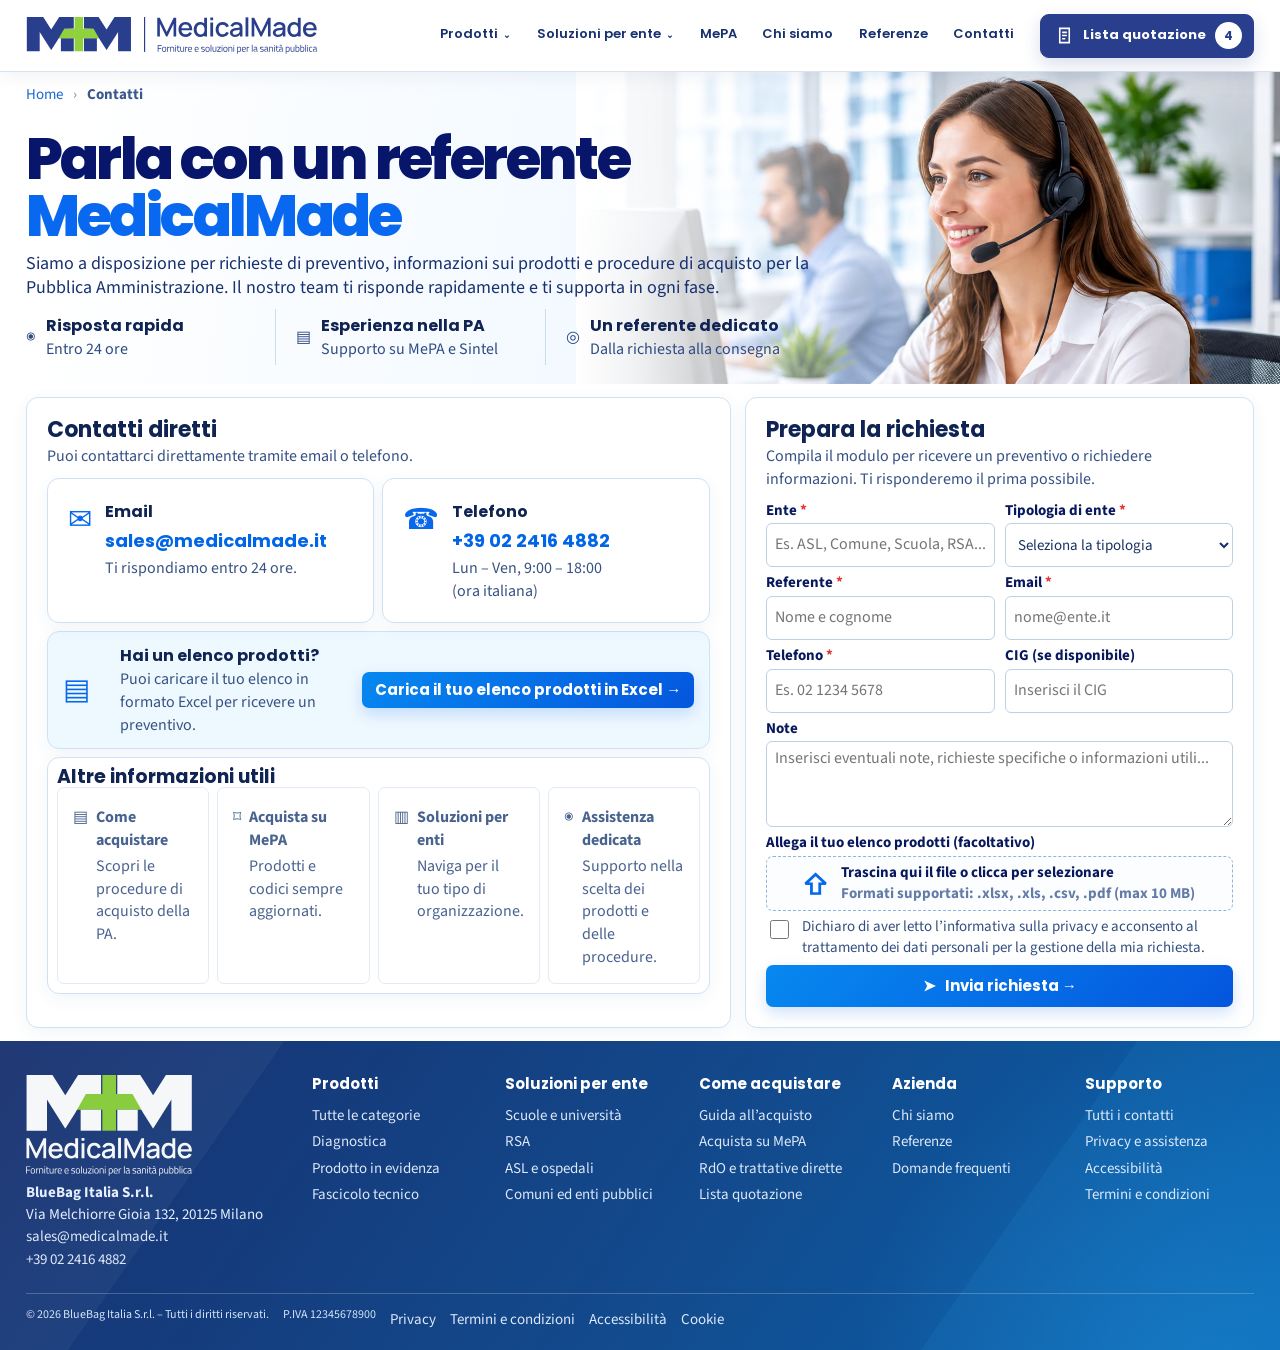
<file: contatti.html>
<!doctype html>
<html lang="it">
<head>
  <meta charset="utf-8">
  <base href="/">
  <link rel="icon" href="favicon.ico" sizes="any">
  <meta name="viewport" content="width=device-width, initial-scale=1">
  <meta name="description" content="Contatta un referente MedicalMade per preventivi, informazioni sui prodotti e supporto alle procedure della Pubblica Amministrazione.">
  <title>Contatti e supporto per enti pubblici | MedicalMade</title>
  <link rel="preconnect" href="https://fonts.googleapis.com">
  <link rel="preconnect" href="https://fonts.gstatic.com" crossorigin>
  <link href="https://fonts.googleapis.com/css2?family=Poppins:wght@500;600;700;800&family=Source+Sans+3:wght@400;500;600;700&display=swap" rel="stylesheet">
  <link rel="stylesheet" href="assets/css/pages.css">
  <style>
    .contact-hero .page-hero__inner{min-height:302px}.contact-hero .page-hero__photo{--source-w:1536;--crop-w:850;--crop-x:686;--crop-h:303;--crop-y:60}.contact-hero .page-hero__photo>img{width:180.706%;left:-80.706%;top:-19.802%}.contact-hero h1{max-width:690px}.contact-assurances{margin-top:18px;display:flex;gap:0}.contact-assurance{min-width:250px;padding:10px 25px 10px 0;margin-right:25px;display:flex;align-items:center;gap:14px;border-right:1px solid #cbddeb}.contact-assurance:last-child{border-right:0}.contact-assurance b,.contact-assurance span{display:block}.contact-assurance b{font-family:Poppins,sans-serif}.contact-assurance span{color:#2f4c83}.contact-main{padding:14px 0}.contact-layout{display:grid;grid-template-columns:1.33fr .96fr;gap:14px}.contact-left,.contact-form{padding:14px}.contact-left h2,.contact-form h2{margin:0;font:700 26px/1.1 Poppins,sans-serif}.contact-left>p,.contact-form>p{margin:3px 0 18px;color:#355184;font-size:16px}.direct-grid{display:grid;grid-template-columns:1fr 1fr;gap:12px}.direct-card{min-height:140px;padding:24px;display:flex;align-items:flex-start;gap:20px}.direct-icon{font-size:38px;color:#0868ec}.direct-card b{display:block;font:700 18px Poppins,sans-serif}.direct-card a{display:block;margin:3px 0;color:#0065e7;font:700 23px Poppins,sans-serif}.direct-card p{margin:0;color:#385383;font-size:16px}.excel-cta{margin-top:12px;padding:18px 25px;display:grid;grid-template-columns:45px 1fr auto;align-items:center;gap:18px;background:#eef8ff}.excel-cta strong{display:block;font:700 19px Poppins,sans-serif}.excel-cta p{margin:0;color:#365384}.useful{margin-top:12px;padding:12px 10px}.useful h2{font-size:22px}.useful-grid{display:grid;grid-template-columns:repeat(4,1fr);gap:8px}.useful-card{min-height:118px;padding:16px;display:flex;gap:12px;border:1px solid #e1ecf6;border-radius:7px}.useful-card b,.useful-card span{display:block}.useful-card b{font-size:15px}.useful-card span{margin-top:3px;color:#49638f;font-size:14px}.contact-form .btn{margin-top:12px}.contact-form .upload-box{min-height:58px}.contact-form .field textarea{min-height:54px}
    @media(min-width:901px){
      .inner-header{height:60px}.contact-hero{height:303px}.contact-hero .page-hero__inner{min-height:260px}.contact-hero h1{max-width:790px;font-size:58px}.contact-hero h1 span{display:block}.contact-hero .page-hero__lead{max-width:800px;margin-top:8px;font-size:18px}
      .contact-assurances{margin-top:10px}.contact-assurance{padding:5px 20px 5px 0;margin-right:20px;gap:10px}.contact-assurance .direct-icon{font-size:28px}.contact-assurance b{font-size:14px}.contact-assurance span{font-size:13px}
      .contact-main{height:532px;padding:13px 0}.contact-layout,.contact-left,.contact-form{height:506px}.contact-left,.contact-form{padding:11px}.contact-left h2,.contact-form h2{font-size:22px}.contact-left>p,.contact-form>p{margin-bottom:10px;font-size:14px}.direct-grid{gap:8px}.direct-card{height:104px;min-height:0;padding:14px;gap:13px}.direct-icon{font-size:29px}.direct-card b{font-size:15px}.direct-card a{font-size:18px}.direct-card p{font-size:13px}
      .excel-cta{margin-top:8px;padding:11px 15px;gap:12px}.excel-cta strong{font-size:16px}.excel-cta p{font-size:13px}.excel-cta .btn{min-height:36px;padding:6px 13px;font-size:12px}
      .useful{margin-top:8px;padding:9px}.useful h2{font-size:19px}.useful-card{min-height:86px;padding:10px;gap:8px}.useful-card b{font-size:13px}.useful-card span{font-size:12px}
      .contact-form .form-grid{gap:6px 10px}.contact-form .field{gap:2px}.contact-form .field label{font-size:11px}.contact-form .field input,.contact-form .field select{min-height:30px;padding:4px 8px;font-size:11px}.contact-form .field textarea{min-height:48px;padding:5px 8px;font-size:11px}.contact-form .upload-box{min-height:48px;padding:6px;font-size:11px}.contact-form .checkbox-line{font-size:10px}.contact-form .btn{min-height:36px;margin-top:7px;font-size:12px}
      .inner-footer{height:129px;padding:14px 0 8px}.inner-footer__grid{grid-template-columns:1.55fr .8fr 1.05fr 1.05fr 1fr 1.12fr;gap:16px}.inner-footer__grid>:nth-last-child(-n+2){margin-top:0}.inner-footer h2{margin-bottom:4px;font-size:11px}.inner-footer p,.inner-footer a{font-size:10px;line-height:1.35}.inner-footer__legal{margin-top:8px;padding-top:7px;font-size:9px}
    }
    @media(max-width:900px){.contact-hero .page-hero__photo{height:auto;width:100%;--crop-x:850;--crop-w:686}.contact-assurances{width:100%;flex-direction:column}.contact-assurance{width:100%;min-width:0;margin:0;border-right:0;border-bottom:1px solid #d5e4f1}.contact-layout,.direct-grid{grid-template-columns:1fr}.contact-layout,.contact-left,.contact-form,.direct-card,.direct-card>div{min-width:0}.contact-left,.contact-form{width:100%}.direct-card a{overflow-wrap:anywhere}.excel-cta{grid-template-columns:38px 1fr}.excel-cta .btn{grid-column:1/-1}.useful-grid{grid-template-columns:1fr 1fr}.contact-form{margin-top:0}}
  </style>
  <link rel="stylesheet" href="assets/css/site-shell.css?v=20261013-3">
  <link rel="stylesheet" href="assets/css/readability.css?v=20261013-2">
  <link rel="stylesheet" href="assets/css/motion.css?v=20261013-2">
</head>
<body>
<div class="inner-frame">
  <header class="site-header inner-header">
  <div class="header-inner inner-header__row">
    <a class="brand inner-brand" href="index.html" aria-label="MedicalMade, home">
      <img src="assets/brand/logo-orizzontale.svg" width="703" height="91" alt="MedicalMade — Forniture e soluzioni per la sanità pubblica">
    </a>
    <button class="menu-toggle inner-menu" type="button" data-menu-toggle aria-expanded="false" aria-controls="site-navigation">
      <span></span><span></span><span></span><b class="sr-only">Apri il menu</b>
    </button>
    <nav class="primary-nav inner-nav" id="site-navigation" data-primary-nav aria-label="Navigazione principale">
      <a href="catalogo.html">Prodotti <span class="nav-caret">⌄</span></a>
      <a href="soluzioni.html">Soluzioni per ente <span class="nav-caret">⌄</span></a>
      <a href="mepa.html">MePA</a>
      <a href="chi-siamo.html">Chi siamo</a>
      <a href="referenze.html">Referenze</a>
      <a href="contatti.html">Contatti</a>
    </nav>
    <a class="quote-link inner-quote" href="lista-quotazione.html" aria-label="Lista quotazione, 4 prodotti">
      <svg viewBox="0 0 24 24" aria-hidden="true"><path d="M6 3h12v18H6zM9 8h6M9 12h6M9 16h4"/></svg>
      <span>Lista quotazione</span><b data-quote-count>4</b>
    </a>
  </div>
</header>

  <main>
    <section class="page-hero contact-hero">
      <div class="page-hero__photo clean-photo" aria-hidden="true"><img src="assets/img/generated/contatti-hero-clean.webp" width="1600" height="571" alt="" fetchpriority="high" decoding="async"></div>
      <div class="page-shell breadcrumb"><a href="index.html">Home</a><span>›</span><strong>Contatti</strong></div>
      <div class="page-shell page-hero__inner">
        <h1>Parla con un referente <span>MedicalMade</span></h1>
        <p class="page-hero__lead">Siamo a disposizione per richieste di preventivo, informazioni sui prodotti e procedure di acquisto per la Pubblica Amministrazione. Il nostro team ti risponde rapidamente e ti supporta in ogni fase.</p>
        <div class="contact-assurances" aria-label="Servizio clienti MedicalMade">
          <div class="contact-assurance"><span class="direct-icon">◉</span><div><b>Risposta rapida</b><span>Entro 24 ore</span></div></div>
          <div class="contact-assurance"><span class="direct-icon">▤</span><div><b>Esperienza nella PA</b><span>Supporto su MePA e Sintel</span></div></div>
          <div class="contact-assurance"><span class="direct-icon">◎</span><div><b>Un referente dedicato</b><span>Dalla richiesta alla consegna</span></div></div>
        </div>
      </div>
    </section>

    <section class="contact-main">
      <div class="page-shell contact-layout">
        <div class="contact-left panel">
          <h2>Contatti diretti</h2><p>Puoi contattarci direttamente tramite email o telefono.</p>
          <div class="direct-grid">
            <article class="direct-card panel"><span class="direct-icon">✉</span><div><b>Email</b><a href="mailto:sales@medicalmade.it">sales@medicalmade.it</a><p>Ti rispondiamo entro 24 ore.</p></div></article>
            <article class="direct-card panel"><span class="direct-icon">☎</span><div><b>Telefono</b><a href="tel:+390224164882">+39 02 2416 4882</a><p>Lun – Ven, 9:00 – 18:00<br>(ora italiana)</p></div></article>
          </div>
          <div class="excel-cta panel"><span class="direct-icon">▤</span><div><strong>Hai un elenco prodotti?</strong><p>Puoi caricare il tuo elenco in formato Excel per ricevere un preventivo.</p></div><a class="btn btn--primary" href="come-acquistare.html#preventivi">Carica il tuo elenco prodotti in Excel →</a></div>
          <div class="useful panel"><h2>Altre informazioni utili</h2><div class="useful-grid">
            <a class="useful-card" href="come-acquistare.html"><span class="direct-icon">▤</span><span><b>Come acquistare</b><span>Scopri le procedure di acquisto della PA.</span></span></a>
            <a class="useful-card" href="mepa.html"><span class="direct-icon">⌑</span><span><b>Acquista su MePA</b><span>Prodotti e codici sempre aggiornati.</span></span></a>
            <a class="useful-card" href="soluzioni.html"><span class="direct-icon">▥</span><span><b>Soluzioni per enti</b><span>Naviga per il tuo tipo di organizzazione.</span></span></a>
            <a class="useful-card" href="faq.html"><span class="direct-icon">◉</span><span><b>Assistenza dedicata</b><span>Supporto nella scelta dei prodotti e delle procedure.</span></span></a>
          </div></div>
        </div>

        <form class="contact-form panel" data-demo-form>
          <h2>Prepara la richiesta</h2><p>Compila il modulo per ricevere un preventivo o richiedere informazioni. Ti risponderemo il prima possibile.</p>
          <div class="form-grid">
            <div class="field"><label for="c-ente">Ente <i>*</i></label><input id="c-ente" required placeholder="Es. ASL, Comune, Scuola, RSA..."></div>
            <div class="field"><label for="c-tipo">Tipologia di ente <i>*</i></label><select id="c-tipo" required><option value="">Seleziona la tipologia</option><option>ASL e Ospedale</option><option>Comune</option><option>Scuola</option><option>RSA</option></select></div>
            <div class="field"><label for="c-name">Referente <i>*</i></label><input id="c-name" required placeholder="Nome e cognome"></div>
            <div class="field"><label for="c-email">Email <i>*</i></label><input id="c-email" type="email" required placeholder="nome@ente.it"></div>
            <div class="field"><label for="c-phone">Telefono <i>*</i></label><input id="c-phone" required placeholder="Es. 02 1234 5678"></div>
            <div class="field"><label for="c-cig">CIG (se disponibile)</label><input id="c-cig" placeholder="Inserisci il CIG"></div>
            <div class="field field--full"><label for="c-note">Note</label><textarea id="c-note" placeholder="Inserisci eventuali note, richieste specifiche o informazioni utili..."></textarea></div>
            <div class="field field--full"><label for="c-file">Allega il tuo elenco prodotti (facoltativo)</label><label class="upload-box" for="c-file"><span class="direct-icon">⇧</span><span><strong>Trascina qui il file o clicca per selezionare</strong><small>Formati supportati: .xlsx, .xls, .csv, .pdf (max 10 MB)</small></span></label><input class="sr-only" id="c-file" type="file" accept=".xlsx,.xls,.csv,.pdf"></div>
            <label class="checkbox-line field--full" id="privacy"><input type="checkbox" required> <span>Dichiaro di aver letto l’<a href="#privacy">informativa sulla privacy</a> e acconsento al trattamento dei dati personali per la gestione della mia richiesta.</span></label>
          </div>
          <button class="btn btn--primary btn--wide" type="submit">➤ &nbsp; Invia richiesta →</button>
          <div class="form-status" role="status">Richiesta inviata. Ti risponderemo il prima possibile.</div>
        </form>
      </div>
    </section>
  </main>
  <footer class="site-footer inner-footer" id="footer">
  <div class="page-shell inner-footer__grid">
    <div class="company-copy footer-company">
      <a class="footer-logo footer-brand" href="index.html" aria-label="MedicalMade, home">
        <img src="assets/brand/logo-verticale-bianco.svg" width="570" height="346" alt="MedicalMade — Forniture e soluzioni per la sanità pubblica">
      </a>
      <address><strong>BlueBag Italia S.r.l.</strong><br>Via Melchiorre Gioia 132, 20125 Milano<br><a href="mailto:sales@medicalmade.it">sales@medicalmade.it</a><br><a href="tel:+390224164882">+39 02 2416 4882</a></address>
    </div>
    <nav class="footer-column" aria-label="Prodotti">
      <h2>Prodotti</h2>
      <a href="catalogo.html">Tutte le categorie</a>
      <a href="categoria.html">Diagnostica</a>
      <a href="prodotto.html">Prodotto in evidenza</a>
      <a href="prodotto.html#documenti">Fascicolo tecnico</a>
    </nav>
    <nav class="footer-column" aria-label="Soluzioni per ente">
      <h2>Soluzioni per ente</h2>
      <a href="soluzioni.html">Scuole e università</a>
      <a href="soluzioni.html">RSA</a>
      <a href="soluzioni.html">ASL e ospedali</a>
      <a href="soluzioni.html">Comuni ed enti pubblici</a>
    </nav>
    <nav class="footer-column" aria-label="Come acquistare">
      <h2>Come acquistare</h2>
      <a href="come-acquistare.html">Guida all’acquisto</a>
      <a href="mepa.html">Acquista su MePA</a>
      <a href="come-acquistare.html#rdo">RdO e trattative dirette</a>
      <a href="lista-quotazione.html">Lista quotazione</a>
    </nav>
    <nav class="footer-column" aria-label="Azienda">
      <h2>Azienda</h2>
      <a href="chi-siamo.html">Chi siamo</a>
      <a href="referenze.html">Referenze</a>
      <a href="faq.html">Domande frequenti</a>
    </nav>
    <nav class="footer-column" aria-label="Supporto">
      <h2>Supporto</h2>
      <a href="contatti.html">Tutti i contatti</a>
      <a href="contatti.html#privacy">Privacy e assistenza</a>
      <a href="contatti.html">Accessibilità</a>
      <a href="contatti.html#privacy">Termini e condizioni</a>
    </nav>
  </div>
  <div class="page-shell inner-footer__legal footer-legal">
    <span>© 2026 BlueBag Italia S.r.l. – Tutti i diritti riservati.</span>
    <span>P.IVA 12345678900</span>
    <a href="contatti.html#privacy">Privacy</a>
    <a href="contatti.html#privacy">Termini e condizioni</a>
    <a href="contatti.html">Accessibilità</a>
    <a href="faq.html">Cookie</a>
  </div>
</footer>

</div>
<script src="assets/js/pages.js"></script>
<script src="assets/js/motion.js?v=20261013-2"></script>
</body></html>
</file>
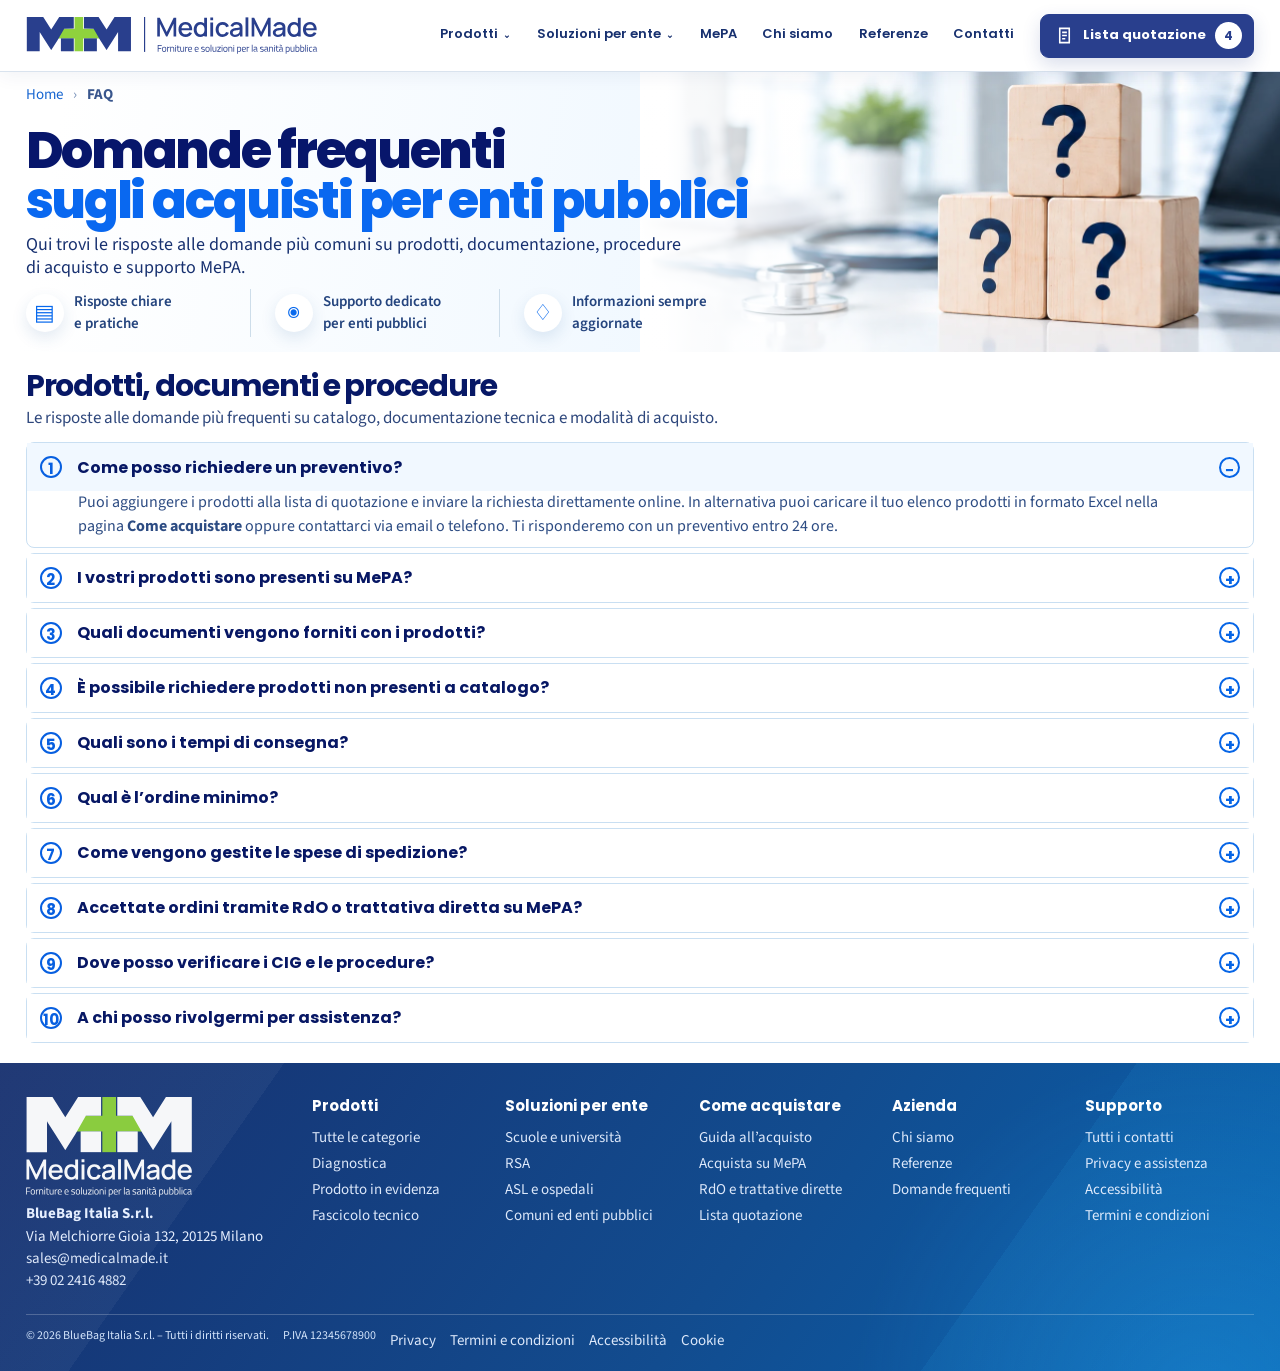
<file: faq.html>
<!doctype html>
<html lang="it">
<head>
  <meta charset="utf-8"><base href="/">
  <link rel="icon" href="favicon.ico" sizes="any"><meta name="viewport" content="width=device-width, initial-scale=1">
  <meta name="description" content="Risposte chiare alle domande frequenti di enti pubblici su prodotti, documentazione, preventivi e procedure di acquisto MePA.">
  <title>FAQ sugli acquisti per enti pubblici | MedicalMade</title>
  <link rel="preconnect" href="https://fonts.googleapis.com"><link rel="preconnect" href="https://fonts.gstatic.com" crossorigin><link href="https://fonts.googleapis.com/css2?family=Poppins:wght@500;600;700;800&family=Source+Sans+3:wght@400;500;600;700&display=swap" rel="stylesheet">
  <link rel="stylesheet" href="assets/css/pages.css">
  <style>
    .faq-hero .page-hero__inner{min-height:267px}.faq-hero .page-hero__photo{width:50%;--source-w:1536;--crop-w:768;--crop-x:768;--crop-h:270;--crop-y:58}.faq-hero .page-hero__photo>img{width:200%;left:-100%;top:-21.48%}.faq-hero h1{max-width:730px}.faq-icons{margin-top:20px;display:flex;gap:0}.faq-icon{min-width:250px;padding:4px 34px 4px 0;margin-right:34px;display:flex;align-items:center;gap:15px;border-right:1px solid #cdddea}.faq-icon:last-child{border:0}.faq-icon i{width:48px;height:48px;display:grid;place-items:center;color:#0869ed;background:#fff;border-radius:50%;box-shadow:0 6px 16px rgba(22,85,144,.12);font-style:normal;font-size:28px}.faq-icon span{font-weight:600;color:#24447e}.faq-content{padding:20px 0 22px}.faq-content .section-title-row{margin-bottom:14px}.faq-content .accordion{gap:5px}.faq-content .accordion-trigger{min-height:40px}.faq-content .accordion-panel{padding-bottom:12px}.faq-content .accordion-item:first-child .accordion-trigger{min-height:48px}.faq-content .accordion-item:first-child .accordion-panel{font-size:16px}
    @media(min-width:901px){
      .inner-header{height:59px}.faq-hero{height:269px}.faq-hero .page-hero__inner{min-height:227px}.faq-hero h1{max-width:960px;font-size:51px}.faq-hero h1 span{display:block}.faq-hero .page-hero__lead{margin-top:7px;font-size:18px}
      .faq-icons{margin-top:10px}.faq-icon{min-width:225px;padding:2px 24px 2px 0;margin-right:24px;gap:10px}.faq-icon i{width:38px;height:38px;font-size:22px}.faq-icon span{font-size:14px}
      .faq-content{height:564px;padding:18px 0 20px}.faq-content .section-title-row{height:59px;margin-bottom:12px}.faq-content .section-title-row h2{font-size:30px}.faq-content .section-title-row p{font-size:15px}.faq-content .accordion{gap:5px}.faq-content .accordion-item:first-child{height:93px}.faq-content .accordion-item:not(:first-child){height:38px}.faq-content .accordion-trigger{min-height:36px;padding:5px 13px;grid-template-columns:27px 1fr 25px;gap:10px;font-size:15px}.faq-content .accordion-trigger b{width:22px;height:22px}.faq-content .accordion-trigger i{width:21px;height:21px}.faq-content .accordion-panel{padding:0 51px 9px;font-size:14px;line-height:1.25}.faq-content .accordion-item:first-child .accordion-trigger{min-height:40px}.faq-content .accordion-item:first-child .accordion-panel{font-size:14px}
      .inner-footer{height:132px;padding:14px 0 8px}.inner-footer__grid{grid-template-columns:1.55fr .8fr 1.05fr 1.05fr 1fr 1.12fr;gap:16px}.inner-footer__grid>:nth-last-child(-n+2){margin-top:0}.inner-footer h2{margin-bottom:4px;font-size:11px}.inner-footer p,.inner-footer a{font-size:10px;line-height:1.35}.inner-footer__legal{margin-top:8px;padding-top:7px;font-size:9px}
    }
    @media(max-width:900px){.faq-hero .page-hero__photo{width:100%;height:auto;--crop-x:850;--crop-w:686}.faq-icons{width:100%;flex-direction:column}.faq-icon{width:100%;min-width:0;margin:0;padding:10px 0;border-right:0;border-bottom:1px solid #d7e4ef}}
  </style>
  <link rel="stylesheet" href="assets/css/site-shell.css?v=20261013-3">
  <link rel="stylesheet" href="assets/css/readability.css?v=20261013-2">
  <link rel="stylesheet" href="assets/css/motion.css?v=20261013-2">
</head>
<body><div class="inner-frame">
  <header class="site-header inner-header">
  <div class="header-inner inner-header__row">
    <a class="brand inner-brand" href="index.html" aria-label="MedicalMade, home">
      <img src="assets/brand/logo-orizzontale.svg" width="703" height="91" alt="MedicalMade — Forniture e soluzioni per la sanità pubblica">
    </a>
    <button class="menu-toggle inner-menu" type="button" data-menu-toggle aria-expanded="false" aria-controls="site-navigation">
      <span></span><span></span><span></span><b class="sr-only">Apri il menu</b>
    </button>
    <nav class="primary-nav inner-nav" id="site-navigation" data-primary-nav aria-label="Navigazione principale">
      <a href="catalogo.html">Prodotti <span class="nav-caret">⌄</span></a>
      <a href="soluzioni.html">Soluzioni per ente <span class="nav-caret">⌄</span></a>
      <a href="mepa.html">MePA</a>
      <a href="chi-siamo.html">Chi siamo</a>
      <a href="referenze.html">Referenze</a>
      <a href="contatti.html">Contatti</a>
    </nav>
    <a class="quote-link inner-quote" href="lista-quotazione.html" aria-label="Lista quotazione, 4 prodotti">
      <svg viewBox="0 0 24 24" aria-hidden="true"><path d="M6 3h12v18H6zM9 8h6M9 12h6M9 16h4"/></svg>
      <span>Lista quotazione</span><b data-quote-count>4</b>
    </a>
  </div>
</header>

  <main>
    <section class="page-hero faq-hero"><div class="page-hero__photo clean-photo" aria-hidden="true"><img src="assets/img/generated/faq-hero-clean.webp" width="1600" height="562" alt="" fetchpriority="high" decoding="async"></div><div class="page-shell breadcrumb"><a href="index.html">Home</a><span>›</span><strong>FAQ</strong></div><div class="page-shell page-hero__inner"><h1>Domande frequenti <span>sugli acquisti per enti pubblici</span></h1><p class="page-hero__lead">Qui trovi le risposte alle domande più comuni su prodotti, documentazione, procedure di acquisto e supporto MePA.</p><div class="faq-icons"><div class="faq-icon"><i>▤</i><span>Risposte chiare<br>e pratiche</span></div><div class="faq-icon"><i>◉</i><span>Supporto dedicato<br>per enti pubblici</span></div><div class="faq-icon"><i>♢</i><span>Informazioni sempre<br>aggiornate</span></div></div></div></section>
    <section class="faq-content"><div class="page-shell"><div class="section-title-row"><div><h2>Prodotti, documenti e procedure</h2><p>Le risposte alle domande più frequenti su catalogo, documentazione tecnica e modalità di acquisto.</p></div></div><div class="accordion">
      <article class="accordion-item is-open"><button class="accordion-trigger" data-accordion-trigger aria-expanded="true"><b>1</b><span>Come posso richiedere un preventivo?</span><i>−</i></button><div class="accordion-panel">Puoi aggiungere i prodotti alla lista di quotazione e inviare la richiesta direttamente online. In alternativa puoi caricare il tuo elenco prodotti in formato Excel nella pagina <a href="come-acquistare.html"><strong>Come acquistare</strong></a> oppure contattarci via email o telefono. Ti risponderemo con un preventivo entro 24 ore.</div></article>
      <article class="accordion-item"><button class="accordion-trigger" data-accordion-trigger aria-expanded="false"><b>2</b><span>I vostri prodotti sono presenti su MePA?</span><i>+</i></button><div class="accordion-panel">Molti prodotti sono già disponibili su MePA. Nella scheda prodotto indichiamo il codice MePA oppure ti assistiamo nell'inserimento.</div></article>
      <article class="accordion-item"><button class="accordion-trigger" data-accordion-trigger aria-expanded="false"><b>3</b><span>Quali documenti vengono forniti con i prodotti?</span><i>+</i></button><div class="accordion-panel">Mettiamo a disposizione schede tecniche, manuali, dichiarazioni di conformità e certificazioni disponibili dal produttore.</div></article>
      <article class="accordion-item"><button class="accordion-trigger" data-accordion-trigger aria-expanded="false"><b>4</b><span>È possibile richiedere prodotti non presenti a catalogo?</span><i>+</i></button><div class="accordion-panel">Sì. Invia le specifiche al nostro team: verificheremo disponibilità, documentazione e condizioni di fornitura.</div></article>
      <article class="accordion-item"><button class="accordion-trigger" data-accordion-trigger aria-expanded="false"><b>5</b><span>Quali sono i tempi di consegna?</span><i>+</i></button><div class="accordion-panel">I tempi dipendono dal prodotto e sono confermati nel preventivo prima della procedura d'acquisto.</div></article>
      <article class="accordion-item"><button class="accordion-trigger" data-accordion-trigger aria-expanded="false"><b>6</b><span>Qual è l’ordine minimo?</span><i>+</i></button><div class="accordion-panel">L'ordine minimo è di 500 € + IVA, con spedizione inclusa.</div></article>
      <article class="accordion-item"><button class="accordion-trigger" data-accordion-trigger aria-expanded="false"><b>7</b><span>Come vengono gestite le spese di spedizione?</span><i>+</i></button><div class="accordion-panel">La spedizione è inclusa per gli ordini che rispettano il minimo previsto, salvo condizioni specifiche indicate nel preventivo.</div></article>
      <article class="accordion-item"><button class="accordion-trigger" data-accordion-trigger aria-expanded="false"><b>8</b><span>Accettate ordini tramite RdO o trattativa diretta su MePA?</span><i>+</i></button><div class="accordion-panel">Sì, supportiamo ODA, RdO e trattative dirette, preparando i riferimenti tecnici e amministrativi necessari.</div></article>
      <article class="accordion-item"><button class="accordion-trigger" data-accordion-trigger aria-expanded="false"><b>9</b><span>Dove posso verificare i CIG e le procedure?</span><i>+</i></button><div class="accordion-panel">Le procedure pubbliche possono essere verificate tramite la Banca Dati Nazionale dei Contratti Pubblici di ANAC.</div></article>
      <article class="accordion-item"><button class="accordion-trigger" data-accordion-trigger aria-expanded="false"><b>10</b><span>A chi posso rivolgermi per assistenza?</span><i>+</i></button><div class="accordion-panel">Puoi parlare con un referente MedicalMade tramite la pagina Contatti, per telefono o via email.</div></article>
    </div></div></section>
  </main>
  <footer class="site-footer inner-footer" id="footer">
  <div class="page-shell inner-footer__grid">
    <div class="company-copy footer-company">
      <a class="footer-logo footer-brand" href="index.html" aria-label="MedicalMade, home">
        <img src="assets/brand/logo-verticale-bianco.svg" width="570" height="346" alt="MedicalMade — Forniture e soluzioni per la sanità pubblica">
      </a>
      <address><strong>BlueBag Italia S.r.l.</strong><br>Via Melchiorre Gioia 132, 20125 Milano<br><a href="mailto:sales@medicalmade.it">sales@medicalmade.it</a><br><a href="tel:+390224164882">+39 02 2416 4882</a></address>
    </div>
    <nav class="footer-column" aria-label="Prodotti">
      <h2>Prodotti</h2>
      <a href="catalogo.html">Tutte le categorie</a>
      <a href="categoria.html">Diagnostica</a>
      <a href="prodotto.html">Prodotto in evidenza</a>
      <a href="prodotto.html#documenti">Fascicolo tecnico</a>
    </nav>
    <nav class="footer-column" aria-label="Soluzioni per ente">
      <h2>Soluzioni per ente</h2>
      <a href="soluzioni.html">Scuole e università</a>
      <a href="soluzioni.html">RSA</a>
      <a href="soluzioni.html">ASL e ospedali</a>
      <a href="soluzioni.html">Comuni ed enti pubblici</a>
    </nav>
    <nav class="footer-column" aria-label="Come acquistare">
      <h2>Come acquistare</h2>
      <a href="come-acquistare.html">Guida all’acquisto</a>
      <a href="mepa.html">Acquista su MePA</a>
      <a href="come-acquistare.html#rdo">RdO e trattative dirette</a>
      <a href="lista-quotazione.html">Lista quotazione</a>
    </nav>
    <nav class="footer-column" aria-label="Azienda">
      <h2>Azienda</h2>
      <a href="chi-siamo.html">Chi siamo</a>
      <a href="referenze.html">Referenze</a>
      <a href="faq.html">Domande frequenti</a>
    </nav>
    <nav class="footer-column" aria-label="Supporto">
      <h2>Supporto</h2>
      <a href="contatti.html">Tutti i contatti</a>
      <a href="contatti.html#privacy">Privacy e assistenza</a>
      <a href="contatti.html">Accessibilità</a>
      <a href="contatti.html#privacy">Termini e condizioni</a>
    </nav>
  </div>
  <div class="page-shell inner-footer__legal footer-legal">
    <span>© 2026 BlueBag Italia S.r.l. – Tutti i diritti riservati.</span>
    <span>P.IVA 12345678900</span>
    <a href="contatti.html#privacy">Privacy</a>
    <a href="contatti.html#privacy">Termini e condizioni</a>
    <a href="contatti.html">Accessibilità</a>
    <a href="faq.html">Cookie</a>
  </div>
</footer>

</div><script src="assets/js/pages.js"></script><script src="assets/js/motion.js?v=20261013-2"></script></body></html>
</file>
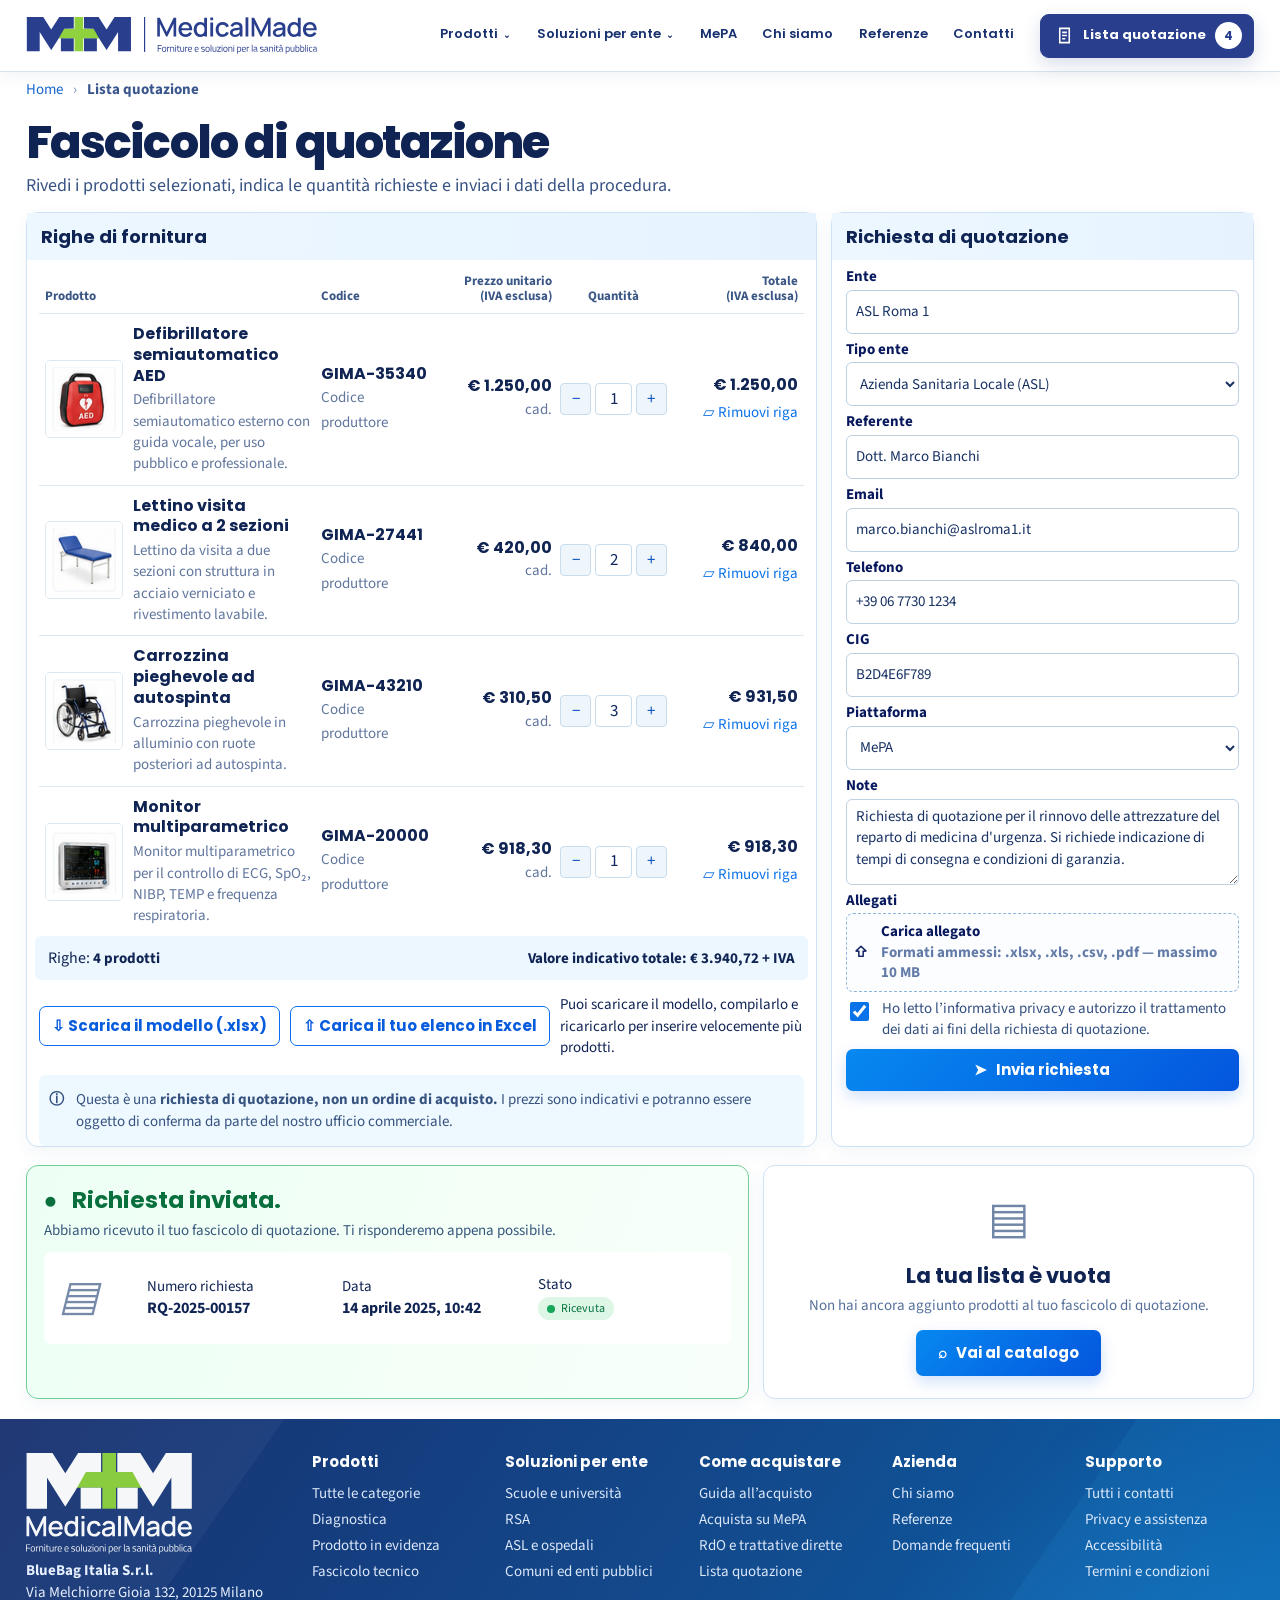
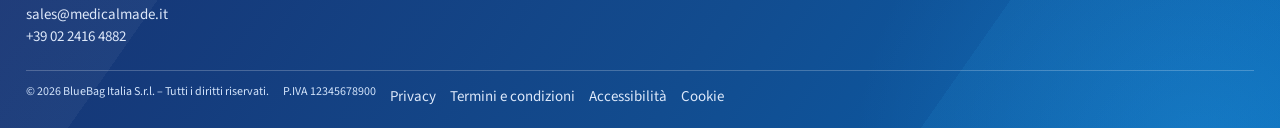
<file: lista-quotazione.html>
<!doctype html><html lang="it"><head>
<meta charset="utf-8"><base href="/">
  <link rel="icon" href="favicon.ico" sizes="any"><meta name="viewport" content="width=device-width,initial-scale=1"><meta name="description" content="Rivedi i prodotti selezionati e invia a MedicalMade una richiesta di quotazione completa dei dati della procedura."><title>Fascicolo e lista di quotazione | MedicalMade</title>
<link rel="preconnect" href="https://fonts.googleapis.com"><link rel="preconnect" href="https://fonts.gstatic.com" crossorigin><link href="https://fonts.googleapis.com/css2?family=Poppins:wght@500;600;700;800&family=Source+Sans+3:wght@400;500;600;700&display=swap" rel="stylesheet"><link rel="stylesheet" href="assets/css/pages.css">
<style>
  .inner-brand.shot-crop>img,.footer-logo.shot-crop>img{z-index:0}
  .quote-page{padding-bottom:20px}.quote-heading{padding:12px 0}.quote-heading h1{margin:0;font:800 clamp(37px,4vw,54px)/1 Poppins,sans-serif;letter-spacing:-.04em}.quote-heading p{margin:8px 0 0;color:#385383;font-size:21px}.quote-layout{display:grid;grid-template-columns:1.68fr .9fr;gap:14px}.quote-layout>*{min-width:0}.quote-lines,.quote-form{overflow:hidden}.box-title{margin:0;padding:14px 16px;background:linear-gradient(90deg,#edf7ff,#e6f3ff);font:700 21px Poppins,sans-serif}.quote-table{padding:0 12px}.quote-table-head,.quote-row{display:grid;grid-template-columns:2.2fr .85fr .9fr .85fr .85fr;gap:12px;align-items:center}.quote-table-head{padding:13px 6px;color:#3a5685;font-weight:700}.quote-row{min-height:116px;padding:15px 6px;border-top:1px solid #dce7f0}.quote-product{display:grid;grid-template-columns:78px 1fr;gap:14px;align-items:center}.quote-thumb{width:78px;height:78px;border:1px solid #dbe7f1;border-radius:5px}.quote-product h3{margin:0;font:700 16px/1.15 Poppins,sans-serif}.quote-product p,.quote-cell small{margin:3px 0 0;color:#60769d;font-size:13px;line-height:1.25}.quote-cell strong{display:block;font:700 16px Poppins,sans-serif}.qty{display:flex;align-items:center;gap:4px}.qty button,.qty output{width:32px;height:32px;display:grid;place-items:center;color:#0753bd;background:#eef6fc;border:1px solid #c7dced;border-radius:4px}.qty output{width:40px;color:#10275e;background:#fff}.line-total{text-align:right}.line-total a{display:block;margin-top:10px;color:#0870e9;font-size:13px}.quote-summary{margin:8px;padding:13px;display:flex;justify-content:space-between;align-items:center;background:#edf7ff;border-radius:6px}.quote-summary strong{font-size:18px}.quote-tools{padding:5px 12px 14px;display:grid;grid-template-columns:auto auto 1fr;gap:10px;align-items:center}.quote-note{margin:0 12px 16px;padding:14px;display:flex;gap:12px;color:#36527f;background:#eef8ff;border-radius:7px;font-size:14px}.quote-form{padding-bottom:14px}.quote-form .form-grid{padding:8px 14px}.quote-form .field textarea{min-height:74px}.quote-form .upload-box{min-height:90px}.quote-form .checkbox-line{padding:0 14px}.quote-form>.btn{width:calc(100% - 28px);margin:12px 14px 0}.after-grid{margin-top:18px;display:grid;grid-template-columns:1.25fr .85fr;gap:14px}.success-card{padding:20px;border-color:#70ce96;background:linear-gradient(110deg,#edfff4,#f8fffa)}.success-card h2{margin:0;color:#086f3d;font:700 23px Poppins,sans-serif}.success-card p{margin:3px 0 16px;color:#37577c}.success-detail{padding:20px;display:grid;grid-template-columns:70px 1fr 1fr 1fr;gap:18px;align-items:center;background:#fff;border-radius:7px}.success-detail i{font-size:42px;color:#7589a8}.success-detail small,.success-detail strong{display:block}.empty-card{padding:30px;display:flex;align-items:center;justify-content:center;text-align:center}.empty-card i{display:block;font-style:normal;font-size:44px;color:#7086a7}.empty-card h2{margin:8px 0 4px;font:700 21px Poppins,sans-serif}.empty-card p{margin:0 0 14px;color:#57709a}.quote-thumb--aed{--source-w:1122;--crop-w:80;--crop-x:40;--crop-h:80;--crop-y:328}.quote-thumb--bed{--source-w:1122;--crop-w:80;--crop-x:40;--crop-h:80;--crop-y:445}.quote-thumb--chair{--source-w:1122;--crop-w:80;--crop-x:40;--crop-h:80;--crop-y:563}.quote-thumb--monitor{--source-w:1122;--crop-w:80;--crop-x:40;--crop-h:80;--crop-y:680}
  @media(min-width:981px){
    .inner-header__row{width:calc(100% - 60px);grid-template-columns:273px 1fr auto;gap:18px}.inner-brand{width:273px;aspect-ratio:273/42}.inner-brand.shot-crop>img,.footer-logo.shot-crop>img{z-index:0}.inner-nav{gap:20px}.inner-nav a{font-size:12px}.inner-quote{padding:6px 10px;gap:7px;font-size:14px}
    .inner-header{height:73px}.breadcrumb{min-height:35px}.quote-heading{height:105px;padding:12px 0}.quote-heading h1{font-size:46px}.quote-heading p{font-size:18px}
    .quote-layout,.quote-lines,.quote-form{height:821px}.box-title{height:47px;padding:10px 14px;font-size:18px}
    .quote-table-head,.quote-row{grid-template-columns:minmax(0,2.4fr) minmax(0,.95fr) minmax(0,1.05fr) minmax(0,.95fr) minmax(0,1.1fr);gap:8px}.quote-table-head{height:auto;min-height:53px;padding:8px 6px;align-items:end;font-size:13px;line-height:1.2}.quote-table-head>span{min-width:0}.quote-table-head>span:nth-child(3),.quote-table-head>span:nth-child(5){text-align:right}.quote-table-head>span:nth-child(4){text-align:center}.quote-row{height:119px;min-height:0;padding:10px 6px}.quote-product{min-width:0;gap:10px}.quote-product>div:last-child{min-width:0}.quote-product h3,.quote-product p{overflow-wrap:anywhere}.quote-product h3{font-size:14px;line-height:1.12}.quote-product p,.quote-cell small{font-size:11.5px;line-height:1.18}.quote-cell{min-width:0}.quote-cell strong{font-size:14px;white-space:nowrap}.quote-row>.quote-cell:nth-child(3){text-align:right}.quote-row>.qty{justify-content:center}.line-total a{margin-top:6px;font-size:11px}
    .quote-summary{height:44px;margin:0 8px;padding:8px 13px}.quote-summary strong{font-size:15px}.quote-tools{height:67px;padding:7px 12px}.quote-tools .btn{min-height:40px;padding:6px 12px;font-size:11px}.quote-tools>span{font-size:10.5px;line-height:1.15}.quote-note{height:63px;margin:3px 12px 0;padding:10px;font-size:11.5px;line-height:1.2}
    .quote-form{padding-bottom:10px}.quote-form .form-grid{padding:7px 14px;gap:6px}.quote-form .field{gap:2px}.quote-form .field label{font-size:11px}.quote-form .field input,.quote-form .field select{min-height:31px;padding:5px 9px;font-size:11px}.quote-form .field textarea{min-height:66px;padding:6px 9px;font-size:11px}.quote-form .upload-box{min-height:72px;padding:8px;font-size:10px}.quote-form .checkbox-line{font-size:10px;line-height:1.15}.quote-form>.btn{min-height:40px;margin-top:8px}
    .after-grid,.success-card,.empty-card{height:234px}.success-card{padding:17px}.success-card p{margin-bottom:11px}.success-detail{padding:15px}.empty-card{padding:20px}
    .inner-footer{height:95px;padding:10px 0 5px;overflow:hidden}.inner-footer__grid{grid-template-columns:255px .75fr 1fr 1fr 1fr 1.1fr;gap:16px}.inner-footer h2{margin-bottom:2px;font-size:9px}.inner-footer p,.inner-footer a{font-size:8px;line-height:1.25}.inner-footer__legal{margin-top:4px;padding-top:4px;font-size:7.5px}.footer-logo{width:255px;height:40px}
  }
  @media(max-width:1180px){.quote-layout{grid-template-columns:1fr}.quote-table{overflow:auto}.quote-table-head,.quote-row{min-width:760px}.after-grid{grid-template-columns:1fr}}@media(max-width:900px){.quote-heading p{font-size:18px}.quote-table{overflow:visible;padding:0 12px}.quote-table-head{display:none}.quote-row{min-width:0;grid-template-columns:minmax(0,1fr) minmax(0,1fr);gap:16px 12px;padding:16px 6px;align-items:start}.quote-product{grid-column:1/-1;grid-template-columns:78px minmax(0,1fr)}.quote-product>div:last-child,.quote-row>.quote-cell,.quote-row>.qty{min-width:0}.quote-row>.quote-cell{text-align:left}.qty{display:grid;grid-template-columns:repeat(3,40px);align-items:center;justify-content:start}.qty::before,.line-total::before{grid-column:1/-1;display:block;margin-bottom:3px;color:#3a5685;font-size:12px;font-weight:700}.qty::before{content:"Quantità"}.line-total::before{content:"Totale (IVA esclusa)"}.qty button,.qty output{width:40px;height:40px}.line-total a{margin-top:8px}.quote-summary{margin:8px 12px;align-items:flex-start;flex-direction:column;gap:5px}.quote-tools{grid-template-columns:1fr}.quote-tools .btn{width:100%}.after-grid{display:none}.after-grid.is-success,.after-grid.is-empty{display:grid}.after-grid .success-card,.after-grid .empty-card{display:none}.after-grid.is-success .success-card{display:block}.after-grid.is-empty .empty-card{display:flex}.success-detail{grid-template-columns:1fr 1fr}.success-detail i{grid-column:1/-1}.inner-header__row{grid-template-columns:minmax(0,1fr) auto auto}}
</style>  <link rel="stylesheet" href="assets/css/site-shell.css?v=20261013-3">
  <link rel="stylesheet" href="assets/css/readability.css?v=20261013-2">
  <link rel="stylesheet" href="assets/css/motion.css?v=20261013-2">
</head><body><div class="inner-frame">
<header class="site-header inner-header">
  <div class="header-inner inner-header__row">
    <a class="brand inner-brand" href="index.html" aria-label="MedicalMade, home">
      <img src="assets/brand/logo-orizzontale.svg" width="703" height="91" alt="MedicalMade — Forniture e soluzioni per la sanità pubblica">
    </a>
    <button class="menu-toggle inner-menu" type="button" data-menu-toggle aria-expanded="false" aria-controls="site-navigation">
      <span></span><span></span><span></span><b class="sr-only">Apri il menu</b>
    </button>
    <nav class="primary-nav inner-nav" id="site-navigation" data-primary-nav aria-label="Navigazione principale">
      <a href="catalogo.html">Prodotti <span class="nav-caret">⌄</span></a>
      <a href="soluzioni.html">Soluzioni per ente <span class="nav-caret">⌄</span></a>
      <a href="mepa.html">MePA</a>
      <a href="chi-siamo.html">Chi siamo</a>
      <a href="referenze.html">Referenze</a>
      <a href="contatti.html">Contatti</a>
    </nav>
    <a class="quote-link inner-quote" href="lista-quotazione.html" aria-label="Lista quotazione, 4 prodotti">
      <svg viewBox="0 0 24 24" aria-hidden="true"><path d="M6 3h12v18H6zM9 8h6M9 12h6M9 16h4"/></svg>
      <span>Lista quotazione</span><b data-quote-count>4</b>
    </a>
  </div>
</header>

<main class="quote-page"><div class="page-shell breadcrumb"><a href="index.html">Home</a><span>›</span><strong>Lista quotazione</strong></div><header class="page-shell quote-heading"><h1>Fascicolo di quotazione</h1><p>Rivedi i prodotti selezionati, indica le quantità richieste e inviaci i dati della procedura.</p></header>
<div class="page-shell quote-layout"><section class="quote-lines panel"><h2 class="box-title">Righe di fornitura</h2><div class="quote-table"><div class="quote-table-head"><span>Prodotto</span><span>Codice</span><span>Prezzo unitario<br>(IVA esclusa)</span><span>Quantità</span><span style="text-align:right">Totale<br>(IVA esclusa)</span></div>
  <article class="quote-row" data-unit-price="1250"><div class="quote-product"><div class="quote-thumb clean-product-image"><img src="assets/images/lista-quotazione/defibrillatore-gima-35340.webp" width="80" height="80" alt="Defibrillatore semiautomatico AED" loading="lazy" decoding="async"></div><div><h3>Defibrillatore semiautomatico AED</h3><p>Defibrillatore semiautomatico esterno con guida vocale, per uso pubblico e professionale.</p></div></div><div class="quote-cell"><strong>GIMA-35340</strong><small>Codice produttore</small></div><div class="quote-cell"><strong>€ 1.250,00</strong><small>cad.</small></div><div class="qty" data-qty><button data-minus type="button" aria-label="Riduci quantità">−</button><output>1</output><button data-plus type="button" aria-label="Aumenta quantità">+</button></div><div class="quote-cell line-total"><strong>€ 1.250,00</strong><a href="#" data-remove-row>▱ Rimuovi riga</a></div></article>
  <article class="quote-row" data-unit-price="420"><div class="quote-product"><div class="quote-thumb clean-product-image"><img src="assets/images/lista-quotazione/lettino-gima-27441.webp" width="80" height="80" alt="Lettino visita medico" loading="lazy" decoding="async"></div><div><h3>Lettino visita medico a 2 sezioni</h3><p>Lettino da visita a due sezioni con struttura in acciaio verniciato e rivestimento lavabile.</p></div></div><div class="quote-cell"><strong>GIMA-27441</strong><small>Codice produttore</small></div><div class="quote-cell"><strong>€ 420,00</strong><small>cad.</small></div><div class="qty" data-qty><button data-minus type="button" aria-label="Riduci quantità">−</button><output>2</output><button data-plus type="button" aria-label="Aumenta quantità">+</button></div><div class="quote-cell line-total"><strong>€ 840,00</strong><a href="#" data-remove-row>▱ Rimuovi riga</a></div></article>
  <article class="quote-row" data-unit-price="310.5"><div class="quote-product"><div class="quote-thumb clean-product-image"><img src="assets/images/lista-quotazione/carrozzina-gima-43210.webp" width="80" height="80" alt="Carrozzina pieghevole ad autospinta" loading="lazy" decoding="async"></div><div><h3>Carrozzina pieghevole ad autospinta</h3><p>Carrozzina pieghevole in alluminio con ruote posteriori ad autospinta.</p></div></div><div class="quote-cell"><strong>GIMA-43210</strong><small>Codice produttore</small></div><div class="quote-cell"><strong>€ 310,50</strong><small>cad.</small></div><div class="qty" data-qty><button data-minus type="button" aria-label="Riduci quantità">−</button><output>3</output><button data-plus type="button" aria-label="Aumenta quantità">+</button></div><div class="quote-cell line-total"><strong>€ 931,50</strong><a href="#" data-remove-row>▱ Rimuovi riga</a></div></article>
  <article class="quote-row" data-unit-price="918.3"><div class="quote-product"><div class="quote-thumb clean-product-image"><img src="assets/images/lista-quotazione/monitor-gima-20000.webp" width="80" height="80" alt="Monitor multiparametrico" loading="lazy" decoding="async"></div><div><h3>Monitor multiparametrico</h3><p>Monitor multiparametrico per il controllo di ECG, SpO₂, NIBP, TEMP e frequenza respiratoria.</p></div></div><div class="quote-cell"><strong>GIMA-20000</strong><small>Codice produttore</small></div><div class="quote-cell"><strong>€ 918,30</strong><small>cad.</small></div><div class="qty" data-qty><button data-minus type="button" aria-label="Riduci quantità">−</button><output>1</output><button data-plus type="button" aria-label="Aumenta quantità">+</button></div><div class="quote-cell line-total"><strong>€ 918,30</strong><a href="#" data-remove-row>▱ Rimuovi riga</a></div></article>
</div><div class="quote-summary"><span>Righe: <strong data-quote-count>4 prodotti</strong></span><strong data-quote-total>Valore indicativo totale: € 3.940,72 + IVA</strong></div><div class="quote-tools"><a class="btn btn--outline" href="assets/modello-elenco-prodotti.xlsx" download>⇩ Scarica il modello (.xlsx)</a><label class="btn btn--outline" for="quote-excel">⇧ Carica il tuo elenco in Excel</label><input class="sr-only" id="quote-excel" type="file" accept=".xlsx,.xls,.csv"><span>Puoi scaricare il modello, compilarlo e ricaricarlo per inserire velocemente più prodotti.</span></div><p class="quote-note"><strong>ⓘ</strong><span>Questa è una <b>richiesta di quotazione, non un ordine di acquisto.</b> I prezzi sono indicativi e potranno essere oggetto di conferma da parte del nostro ufficio commerciale.</span></p></section>
<form class="quote-form panel" data-demo-form><h2 class="box-title">Richiesta di quotazione</h2><div class="form-grid"><div class="field field--full"><label for="q-ente">Ente</label><input id="q-ente" value="ASL Roma 1" required></div><div class="field field--full"><label for="q-tipo">Tipo ente</label><select id="q-tipo"><option>Azienda Sanitaria Locale (ASL)</option></select></div><div class="field field--full"><label for="q-ref">Referente</label><input id="q-ref" value="Dott. Marco Bianchi" required></div><div class="field field--full"><label for="q-email">Email</label><input id="q-email" type="email" value="marco.bianchi@aslroma1.it" required></div><div class="field field--full"><label for="q-tel">Telefono</label><input id="q-tel" value="+39 06 7730 1234" required></div><div class="field field--full"><label for="q-cig">CIG</label><input id="q-cig" value="B2D4E6F789"></div><div class="field field--full"><label for="q-platform">Piattaforma</label><select id="q-platform"><option>MePA</option><option>Sintel</option></select></div><div class="field field--full"><label for="q-note">Note</label><textarea id="q-note">Richiesta di quotazione per il rinnovo delle attrezzature del reparto di medicina d'urgenza. Si richiede indicazione di tempi di consegna e condizioni di garanzia.</textarea></div><div class="field field--full"><label for="q-file">Allegati</label><label class="upload-box" for="q-file">⇧ <span><strong>Carica allegato</strong><small>Formati ammessi: .xlsx, .xls, .csv, .pdf — massimo 10 MB</small></span></label><input class="sr-only" id="q-file" type="file"></div></div><label class="checkbox-line"><input type="checkbox" checked required><span>Ho letto l’<a href="#">informativa privacy</a> e autorizzo il trattamento dei dati ai fini della richiesta di quotazione.</span></label><button class="btn btn--primary" type="submit">➤ &nbsp; Invia richiesta</button><div class="form-status" role="status">Richiesta inviata correttamente.</div></form></div>
<div class="page-shell after-grid"><section class="success-card panel"><h2>● &nbsp; Richiesta inviata.</h2><p>Abbiamo ricevuto il tuo fascicolo di quotazione. Ti risponderemo appena possibile.</p><div class="success-detail"><i>▤</i><div><small>Numero richiesta</small><strong>RQ-2025-00157</strong></div><div><small>Data</small><strong>14 aprile 2025, 10:42</strong></div><div><small>Stato</small><span class="availability">Ricevuta</span></div></div></section><section class="empty-card panel"><div><i>▤</i><h2>La tua lista è vuota</h2><p>Non hai ancora aggiunto prodotti al tuo fascicolo di quotazione.</p><a class="btn btn--primary" href="catalogo.html">⌕ &nbsp; Vai al catalogo</a></div></section></div></main>
<footer class="site-footer inner-footer" id="footer">
  <div class="page-shell inner-footer__grid">
    <div class="company-copy footer-company">
      <a class="footer-logo footer-brand" href="index.html" aria-label="MedicalMade, home">
        <img src="assets/brand/logo-verticale-bianco.svg" width="570" height="346" alt="MedicalMade — Forniture e soluzioni per la sanità pubblica">
      </a>
      <address><strong>BlueBag Italia S.r.l.</strong><br>Via Melchiorre Gioia 132, 20125 Milano<br><a href="mailto:sales@medicalmade.it">sales@medicalmade.it</a><br><a href="tel:+390224164882">+39 02 2416 4882</a></address>
    </div>
    <nav class="footer-column" aria-label="Prodotti">
      <h2>Prodotti</h2>
      <a href="catalogo.html">Tutte le categorie</a>
      <a href="categoria.html">Diagnostica</a>
      <a href="prodotto.html">Prodotto in evidenza</a>
      <a href="prodotto.html#documenti">Fascicolo tecnico</a>
    </nav>
    <nav class="footer-column" aria-label="Soluzioni per ente">
      <h2>Soluzioni per ente</h2>
      <a href="soluzioni.html">Scuole e università</a>
      <a href="soluzioni.html">RSA</a>
      <a href="soluzioni.html">ASL e ospedali</a>
      <a href="soluzioni.html">Comuni ed enti pubblici</a>
    </nav>
    <nav class="footer-column" aria-label="Come acquistare">
      <h2>Come acquistare</h2>
      <a href="come-acquistare.html">Guida all’acquisto</a>
      <a href="mepa.html">Acquista su MePA</a>
      <a href="come-acquistare.html#rdo">RdO e trattative dirette</a>
      <a href="lista-quotazione.html">Lista quotazione</a>
    </nav>
    <nav class="footer-column" aria-label="Azienda">
      <h2>Azienda</h2>
      <a href="chi-siamo.html">Chi siamo</a>
      <a href="referenze.html">Referenze</a>
      <a href="faq.html">Domande frequenti</a>
    </nav>
    <nav class="footer-column" aria-label="Supporto">
      <h2>Supporto</h2>
      <a href="contatti.html">Tutti i contatti</a>
      <a href="contatti.html#privacy">Privacy e assistenza</a>
      <a href="contatti.html">Accessibilità</a>
      <a href="contatti.html#privacy">Termini e condizioni</a>
    </nav>
  </div>
  <div class="page-shell inner-footer__legal footer-legal">
    <span>© 2026 BlueBag Italia S.r.l. – Tutti i diritti riservati.</span>
    <span>P.IVA 12345678900</span>
    <a href="contatti.html#privacy">Privacy</a>
    <a href="contatti.html#privacy">Termini e condizioni</a>
    <a href="contatti.html">Accessibilità</a>
    <a href="faq.html">Cookie</a>
  </div>
</footer>

</div><script src="assets/js/pages.js"></script><script>
(() => {
  const table = document.querySelector('.quote-table');
  const count = document.querySelector('[data-quote-count]');
  const total = document.querySelector('[data-quote-total]');
  const badge = document.querySelector('.inner-quote b');
  const afterGrid = document.querySelector('.after-grid');
  const form = document.querySelector('.quote-form');
  if (!table || !count || !total) return;

  const money = (value) => `€ ${new Intl.NumberFormat('it-IT', { minimumFractionDigits: 2, maximumFractionDigits: 2, useGrouping: true }).format(value)}`;
  const rows = () => [...table.querySelectorAll('.quote-row')];
  const refresh = () => {
    let value = 0;
    rows().forEach((row) => {
      const quantity = Number(row.querySelector('output')?.value || 1);
      const lineValue = Number(row.dataset.unitPrice) * quantity;
      row.querySelector('.line-total strong').textContent = money(lineValue);
      value += lineValue;
    });
    const length = rows().length;
    count.textContent = `${length} ${length === 1 ? 'prodotto' : 'prodotti'}`;
    total.textContent = `Valore indicativo totale: ${money(value)} + IVA`;
    if (badge) badge.textContent = String(length);
    if (!length && afterGrid) {
      afterGrid.classList.remove('is-success');
      afterGrid.classList.add('is-empty');
    }
  };

  table.addEventListener('click', (event) => {
    const remove = event.target.closest('[data-remove-row]');
    if (remove) {
      event.preventDefault();
      remove.closest('.quote-row')?.remove();
      refresh();
      return;
    }
    if (event.target.closest('[data-minus], [data-plus]')) refresh();
  });

  form?.addEventListener('submit', () => {
    if (!form.checkValidity() || !afterGrid || !rows().length) return;
    afterGrid.classList.remove('is-empty');
    afterGrid.classList.add('is-success');
  });
})();
</script><script src="assets/js/motion.js?v=20261013-2"></script></body></html>
</file>
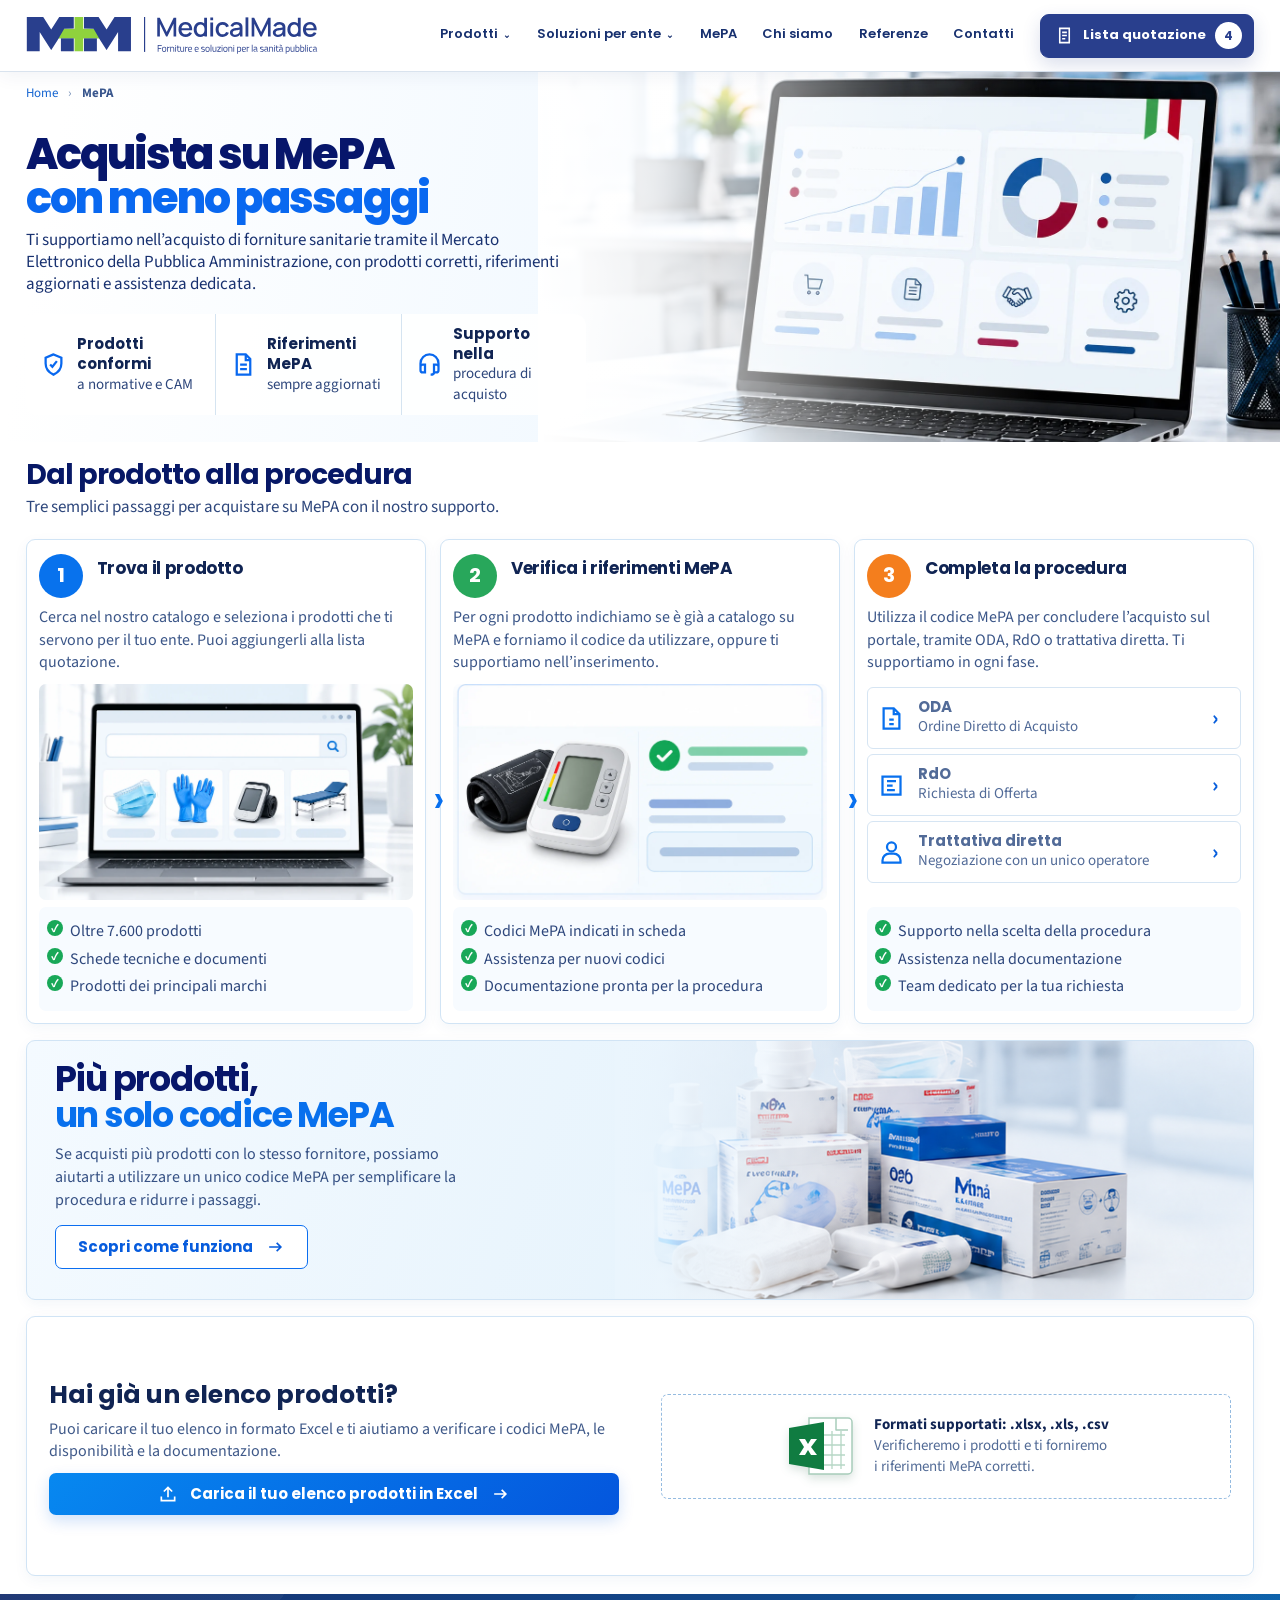
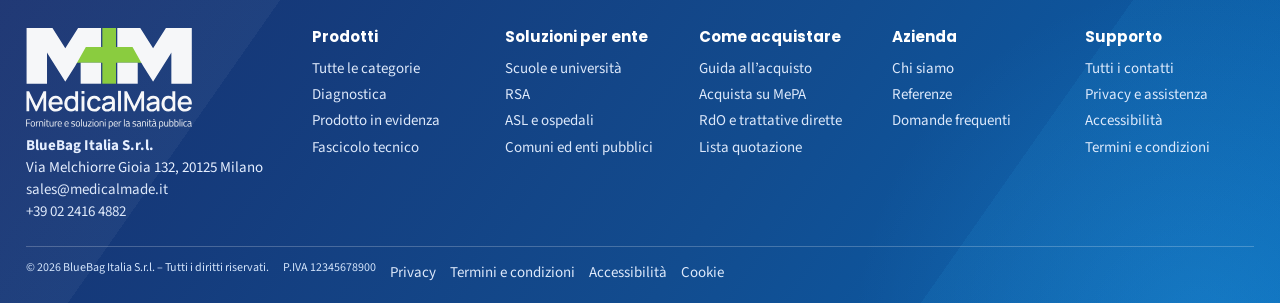
<file: mepa.html>
<!doctype html>
<html lang="it">
<head>
  <meta charset="utf-8">
  <base href="/">
  <link rel="icon" href="favicon.ico" sizes="any">
  <meta name="viewport" content="width=device-width, initial-scale=1">
  <meta name="description" content="Acquista forniture sanitarie su MePA con il supporto MedicalMade.">
  <title>Acquista su MePA | MedicalMade</title>
  <link rel="preconnect" href="https://fonts.googleapis.com">
  <link rel="preconnect" href="https://fonts.gstatic.com" crossorigin>
  <link href="https://fonts.googleapis.com/css2?family=Poppins:wght@500;600;700;800&amp;family=Source+Sans+3:wght@400;500;600;700&amp;display=swap" rel="stylesheet">
  <link rel="stylesheet" href="assets/css/pages.css">
  <link rel="stylesheet" href="assets/css/portrait-pages.css?v=20261013-2">
  <link rel="stylesheet" href="assets/css/site-shell.css?v=20261013-3">
  <link rel="stylesheet" href="assets/css/readability.css?v=20261013-2">
  <link rel="stylesheet" href="assets/css/motion.css?v=20261013-2">
  <style>
    .mepa-page .page-hero__photo picture,
    .mepa-page .page-hero__photo img,
    .mepa-step__art img,
    .multi-banner__art img { display:block; width:100%; height:100%; }
    .mepa-page .page-hero__photo img,
    .mepa-step__art img,
    .multi-banner__art img { object-fit:cover; }
    .mepa-step__art { overflow:hidden; }
    .mepa-page .excel-badge {
      width:72px!important;
      height:64px!important;
      flex:0 0 72px;
      display:grid;
      place-items:center;
      color:transparent!important;
      background:transparent!important;
      border-radius:0!important;
      font-size:0!important;
      line-height:0!important;
    }
    .mepa-page .excel-badge svg { display:block; width:72px; height:64px; overflow:visible; filter:drop-shadow(0 4px 5px rgba(16,80,52,.16)); }
    .mepa-page .excel-badge .excel-sheet { fill:#fff; stroke:#a8cdbb; stroke-width:1.5; }
    .mepa-page .excel-badge .excel-fold { fill:none; stroke:#a8cdbb; stroke-width:1.5; stroke-linejoin:round; }
    .mepa-page .excel-badge .excel-grid { fill:none; stroke:#b7d7c6; stroke-width:1.35; }
    .mepa-page .excel-badge .excel-logo-panel { fill:#107c41; }
    .mepa-page .excel-badge .excel-x { fill:#fff; }
    @media (max-width:900px) {
      .mepa-page .page-hero__photo { height:auto!important; aspect-ratio:469/300; }
      .mepa-page .multi-banner__art { overflow:hidden; background:#dceefa; }
    }
  </style>
</head>
<body>
  <svg class="sr-only" aria-hidden="true">
    <symbol id="i-list" viewBox="0 0 24 24"><rect x="5" y="3" width="14" height="18" rx="2"/><path d="M9 8h6m-6 4h6m-6 4h6"/></symbol>
    <symbol id="i-shield" viewBox="0 0 24 24"><path d="M12 3 5 6v5c0 4.6 2.9 8 7 10 4.1-2 7-5.4 7-10V6zM9 12l2 2 4-5"/></symbol>
    <symbol id="i-file" viewBox="0 0 24 24"><path d="M6 3h8l4 4v14H6zM14 3v5h4M9 12h6M9 16h6"/></symbol>
    <symbol id="i-headset" viewBox="0 0 24 24"><path d="M4 14v-3a8 8 0 0 1 16 0v3M4 14a2 2 0 0 1 2-2h2v7H6a2 2 0 0 1-2-2zm16 0a2 2 0 0 0-2-2h-2v7h2a2 2 0 0 0 2-2zm-4 5c0 1.1-1.3 2-3 2"/></symbol>
    <symbol id="i-oda" viewBox="0 0 24 24"><path d="M5 3h9l5 5v13H5zM14 3v5h5m-9 5h4m-4 4h4"/></symbol>
    <symbol id="i-rdo" viewBox="0 0 24 24"><path d="M4 4h16v16H4zM8 8h8m-8 4h5m-5 4h7"/></symbol>
    <symbol id="i-user" viewBox="0 0 24 24"><circle cx="12" cy="7" r="4"/><path d="M4 21v-2a6 6 0 0 1 6-6h4a6 6 0 0 1 6 6v2z"/></symbol>
    <symbol id="i-upload" viewBox="0 0 24 24"><path d="M12 16V4m-5 5 5-5 5 5M4 15v5h16v-5"/></symbol>
    <symbol id="i-arrow" viewBox="0 0 24 24"><path d="M5 12h14m-5-5 5 5-5 5"/></symbol>
  </svg>

  <div class="inner-frame portrait-frame mepa-page">
    <header class="site-header inner-header">
  <div class="header-inner inner-header__row">
    <a class="brand inner-brand" href="index.html" aria-label="MedicalMade, home">
      <img src="assets/brand/logo-orizzontale.svg" width="703" height="91" alt="MedicalMade — Forniture e soluzioni per la sanità pubblica">
    </a>
    <button class="menu-toggle inner-menu" type="button" data-menu-toggle aria-expanded="false" aria-controls="site-navigation">
      <span></span><span></span><span></span><b class="sr-only">Apri il menu</b>
    </button>
    <nav class="primary-nav inner-nav" id="site-navigation" data-primary-nav aria-label="Navigazione principale">
      <a href="catalogo.html">Prodotti <span class="nav-caret">⌄</span></a>
      <a href="soluzioni.html">Soluzioni per ente <span class="nav-caret">⌄</span></a>
      <a href="mepa.html">MePA</a>
      <a href="chi-siamo.html">Chi siamo</a>
      <a href="referenze.html">Referenze</a>
      <a href="contatti.html">Contatti</a>
    </nav>
    <a class="quote-link inner-quote" href="lista-quotazione.html" aria-label="Lista quotazione, 4 prodotti">
      <svg viewBox="0 0 24 24" aria-hidden="true"><path d="M6 3h12v18H6zM9 8h6M9 12h6M9 16h4"/></svg>
      <span>Lista quotazione</span><b data-quote-count>4</b>
    </a>
  </div>
</header>


    <main>
      <section class="page-hero portrait-hero" style="--hero-inner:307px;--hero-photo-width:58%">
        <div class="page-hero__photo clean-photo" aria-hidden="true"><img src="assets/img/generated/mepa-hero-clean.webp" width="1600" height="971" alt="" fetchpriority="high" decoding="async"></div>
        <div class="page-shell">
          <nav class="breadcrumb" aria-label="Percorso"><a href="index.html">Home</a><span>›</span><strong>MePA</strong></nav>
          <div class="page-hero__inner">
            <h1>Acquista su MePA<br><span>con meno passaggi</span></h1>
            <p class="page-hero__lead">Ti supportiamo nell’acquisto di forniture sanitarie tramite il Mercato Elettronico della Pubblica Amministrazione, con prodotti corretti, riferimenti aggiornati e assistenza dedicata.</p>
            <div class="hero-proof" aria-label="Vantaggi MePA">
              <div class="hero-proof__item"><svg><use href="#i-shield"></use></svg><div><strong>Prodotti conformi</strong><span>a normative e CAM</span></div></div>
              <div class="hero-proof__item"><svg><use href="#i-file"></use></svg><div><strong>Riferimenti MePA</strong><span>sempre aggiornati</span></div></div>
              <div class="hero-proof__item"><svg><use href="#i-headset"></use></svg><div><strong>Supporto nella</strong><span>procedura di acquisto</span></div></div>
            </div>
          </div>
        </div>
      </section>

      <section class="mepa-flow-section">
        <div class="page-shell">
          <div class="section-title-row"><div class="section-title"><h2>Dal prodotto alla procedura</h2><p>Tre semplici passaggi per acquistare su MePA con il nostro supporto.</p></div></div>
          <div class="mepa-step-grid">
            <article class="mepa-step compact-panel">
              <div class="mepa-step__head"><span class="round-number">1</span><h3>Trova il prodotto</h3></div>
              <p>Cerca nel nostro catalogo e seleziona i prodotti che ti servono per il tuo ente. Puoi aggiungerli alla lista quotazione.</p>
              <div class="mepa-step__art clean-photo" role="img" aria-label="Ricerca prodotti nel catalogo MedicalMade"><img src="assets/img/generated/mepa-step-catalogo-clean.webp" width="1600" height="926" loading="lazy" decoding="async" alt=""></div>
              <ul class="check-list"><li>Oltre 7.600 prodotti</li><li>Schede tecniche e documenti</li><li>Prodotti dei principali marchi</li></ul>
            </article>
            <article class="mepa-step compact-panel">
              <div class="mepa-step__head"><span class="round-number round-number--green">2</span><h3>Verifica i riferimenti MePA</h3></div>
              <p>Per ogni prodotto indichiamo se è già a catalogo su MePA e forniamo il codice da utilizzare, oppure ti supportiamo nell’inserimento.</p>
              <div class="mepa-step__art clean-photo" role="img" aria-label="Scheda con riferimento MePA verificato"><img src="assets/img/generated/mepa-step-codice-clean.webp" width="1600" height="926" loading="lazy" decoding="async" alt=""></div>
              <ul class="check-list"><li>Codici MePA indicati in scheda</li><li>Assistenza per nuovi codici</li><li>Documentazione pronta per la procedura</li></ul>
            </article>
            <article class="mepa-step compact-panel">
              <div class="mepa-step__head"><span class="round-number round-number--orange">3</span><h3>Completa la procedura</h3></div>
              <p>Utilizza il codice MePA per concludere l’acquisto sul portale, tramite ODA, RdO o trattativa diretta. Ti supportiamo in ogni fase.</p>
              <div class="route-list">
                <a class="route-row" href="come-acquistare.html"><svg class="line-icon"><use href="#i-oda"></use></svg><span><strong>ODA</strong>Ordine Diretto di Acquisto</span><b>›</b></a>
                <a class="route-row" href="come-acquistare.html"><svg class="line-icon"><use href="#i-rdo"></use></svg><span><strong>RdO</strong>Richiesta di Offerta</span><b>›</b></a>
                <a class="route-row" href="come-acquistare.html"><svg class="line-icon"><use href="#i-user"></use></svg><span><strong>Trattativa diretta</strong>Negoziazione con un unico operatore</span><b>›</b></a>
              </div>
              <ul class="check-list"><li>Supporto nella scelta della procedura</li><li>Assistenza nella documentazione</li><li>Team dedicato per la tua richiesta</li></ul>
            </article>
          </div>
        </div>
      </section>

      <section class="page-shell compact-panel multi-banner">
        <div class="multi-banner__art clean-photo" aria-hidden="true"><img src="assets/img/mepa/codice-unico-senza-checklist.png" width="1840" height="856" loading="lazy" decoding="async" alt=""></div>
        <div class="multi-banner__copy"><h2>Più prodotti,<br><span>un solo codice MePA</span></h2><p>Se acquisti più prodotti con lo stesso fornitore, possiamo aiutarti a utilizzare un unico codice MePA per semplificare la procedura e ridurre i passaggi.</p><a class="btn btn--outline" href="come-acquistare.html">Scopri come funziona <svg><use href="#i-arrow"></use></svg></a></div>
      </section>

      <section class="page-shell compact-panel excel-panel">
        <div><h2>Hai già un elenco prodotti?</h2><p>Puoi caricare il tuo elenco in formato Excel e ti aiutiamo a verificare i codici MePA, le disponibilità e la documentazione.</p><a class="btn btn--primary btn--wide" href="contatti.html"> <svg><use href="#i-upload"></use></svg>Carica il tuo elenco prodotti in Excel <svg><use href="#i-arrow"></use></svg></a></div>
        <div class="excel-drop"><span class="excel-badge" aria-hidden="true"><svg viewBox="0 0 72 64" focusable="false"><path class="excel-sheet" d="M25 4h39a4 4 0 0 1 4 4v48a4 4 0 0 1-4 4H25z"/><path class="excel-fold" d="M52 4v12h12"/><path class="excel-grid" d="M40 21h21M40 31h21M40 41h21M40 51h21M48 17v38M57 17v38"/><path class="excel-logo-panel" d="M5 14 40 8v48L5 50z"/><path class="excel-x" d="m15 25 5 8-5 8h6l3-5 3 5h6l-6-8 6-8h-6l-3 5-3-5z"/></svg></span><div><strong>Formati supportati: .xlsx, .xls, .csv</strong><span>Verificheremo i prodotti e ti forniremo<br>i riferimenti MePA corretti.</span></div></div>
      </section>
    </main>

    <footer class="site-footer inner-footer" id="footer">
  <div class="page-shell inner-footer__grid">
    <div class="company-copy footer-company">
      <a class="footer-logo footer-brand" href="index.html" aria-label="MedicalMade, home">
        <img src="assets/brand/logo-verticale-bianco.svg" width="570" height="346" alt="MedicalMade — Forniture e soluzioni per la sanità pubblica">
      </a>
      <address><strong>BlueBag Italia S.r.l.</strong><br>Via Melchiorre Gioia 132, 20125 Milano<br><a href="mailto:sales@medicalmade.it">sales@medicalmade.it</a><br><a href="tel:+390224164882">+39 02 2416 4882</a></address>
    </div>
    <nav class="footer-column" aria-label="Prodotti">
      <h2>Prodotti</h2>
      <a href="catalogo.html">Tutte le categorie</a>
      <a href="categoria.html">Diagnostica</a>
      <a href="prodotto.html">Prodotto in evidenza</a>
      <a href="prodotto.html#documenti">Fascicolo tecnico</a>
    </nav>
    <nav class="footer-column" aria-label="Soluzioni per ente">
      <h2>Soluzioni per ente</h2>
      <a href="soluzioni.html">Scuole e università</a>
      <a href="soluzioni.html">RSA</a>
      <a href="soluzioni.html">ASL e ospedali</a>
      <a href="soluzioni.html">Comuni ed enti pubblici</a>
    </nav>
    <nav class="footer-column" aria-label="Come acquistare">
      <h2>Come acquistare</h2>
      <a href="come-acquistare.html">Guida all’acquisto</a>
      <a href="mepa.html">Acquista su MePA</a>
      <a href="come-acquistare.html#rdo">RdO e trattative dirette</a>
      <a href="lista-quotazione.html">Lista quotazione</a>
    </nav>
    <nav class="footer-column" aria-label="Azienda">
      <h2>Azienda</h2>
      <a href="chi-siamo.html">Chi siamo</a>
      <a href="referenze.html">Referenze</a>
      <a href="faq.html">Domande frequenti</a>
    </nav>
    <nav class="footer-column" aria-label="Supporto">
      <h2>Supporto</h2>
      <a href="contatti.html">Tutti i contatti</a>
      <a href="contatti.html#privacy">Privacy e assistenza</a>
      <a href="contatti.html">Accessibilità</a>
      <a href="contatti.html#privacy">Termini e condizioni</a>
    </nav>
  </div>
  <div class="page-shell inner-footer__legal footer-legal">
    <span>© 2026 BlueBag Italia S.r.l. – Tutti i diritti riservati.</span>
    <span>P.IVA 12345678900</span>
    <a href="contatti.html#privacy">Privacy</a>
    <a href="contatti.html#privacy">Termini e condizioni</a>
    <a href="contatti.html">Accessibilità</a>
    <a href="faq.html">Cookie</a>
  </div>
</footer>

  </div>
  <script src="assets/js/pages.js"></script>
  <script src="assets/js/motion.js?v=20261013-2"></script>
</body>
</html>
</file>
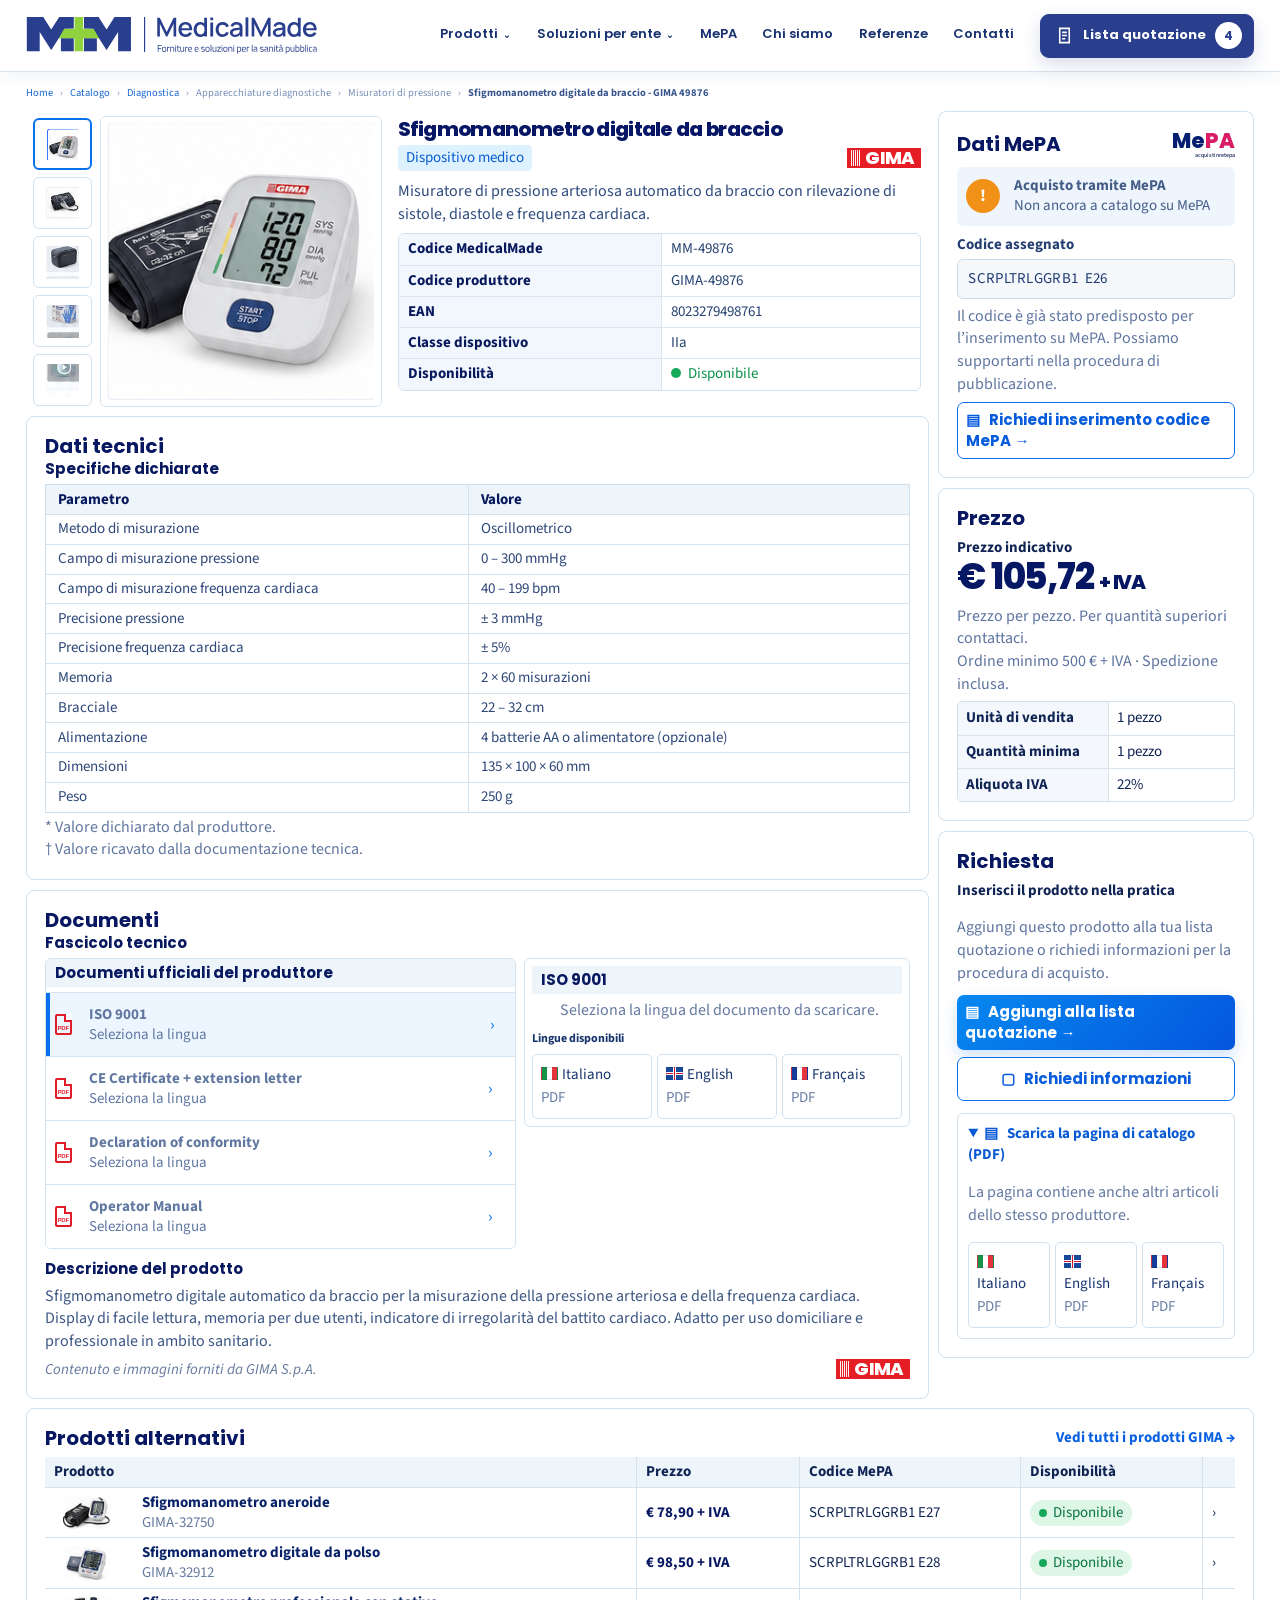
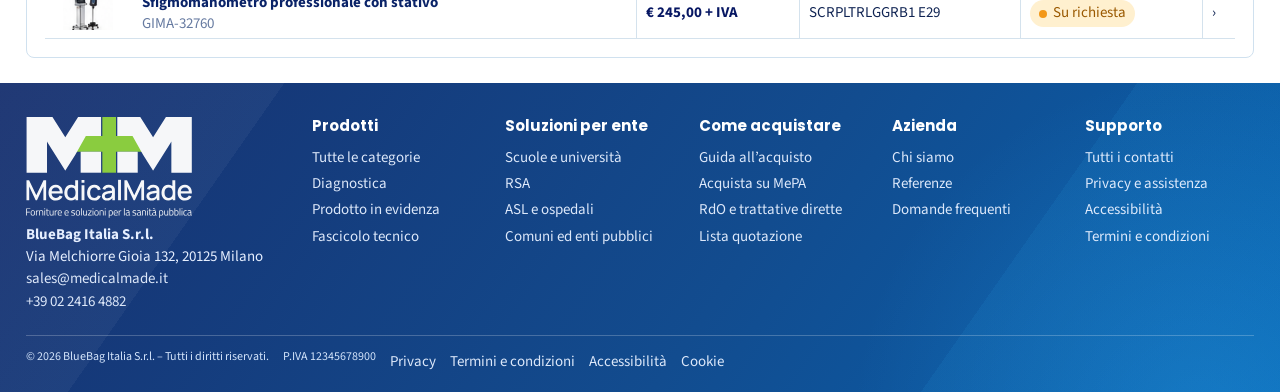
<file: prodotto.html>
<!doctype html>
<html lang="it">
<head>
  <meta charset="utf-8">
  <base href="/">
  <link rel="icon" href="favicon.ico" sizes="any">
  <meta name="viewport" content="width=device-width,initial-scale=1">
  <meta name="description" content="Sfigmomanometro digitale da braccio GIMA 49876: dati tecnici, documenti ufficiali, riferimenti MePA e richiesta di quotazione.">
  <title>Sfigmomanometro digitale da braccio - Cod. MM-49876 | MedicalMade</title>
  <link rel="preconnect" href="https://fonts.googleapis.com">
  <link rel="preconnect" href="https://fonts.gstatic.com" crossorigin>
  <link href="https://fonts.googleapis.com/css2?family=Poppins:wght@500;600;700;800&family=Source+Sans+3:wght@400;500;600;700&display=swap" rel="stylesheet">
  <link rel="stylesheet" href="assets/css/pages.css">
  <link rel="stylesheet" href="assets/css/portrait-pages.css">
  <style>
    .product-page{max-width:1024px}
    .product-page .page-shell,.product-page .inner-header__row{width:calc(100% - 56px)}
    .product-page .inner-header__row{grid-template-columns:245px 1fr auto}
    .product-page .inner-brand{width:241px}
    .product-page .breadcrumb{min-height:42px;font-size:12px;white-space:nowrap;overflow:hidden;text-overflow:ellipsis}
    .product-wrap{padding:0 0 24px}
    .product-columns{display:grid;grid-template-columns:minmax(0,2.05fr) minmax(285px,.96fr);gap:10px}
    .product-primary{min-width:0}
    .product-top{display:grid;grid-template-columns:356px minmax(0,1fr);gap:12px;min-height:292px}
    .gallery{display:grid;grid-template-columns:59px minmax(0,1fr);gap:8px}
    .gallery-thumbs{display:grid;grid-template-rows:repeat(5,56px);gap:7px}
    .gallery-thumb{border:1px solid #d0e1ef;border-radius:6px;background:#fff;cursor:pointer}
    .gallery-thumb:first-child{border:2px solid #0870ed}
    .gallery-thumb--1{--source-w:1024;--crop-w:55;--crop-x:35;--crop-h:55;--crop-y:101}
    .gallery-thumb--2{--source-w:1024;--crop-w:55;--crop-x:35;--crop-h:55;--crop-y:164}
    .gallery-thumb--3{--source-w:1024;--crop-w:55;--crop-x:35;--crop-h:55;--crop-y:228}
    .gallery-thumb--4{--source-w:1024;--crop-w:55;--crop-x:35;--crop-h:55;--crop-y:291}
    .gallery-thumb--5{--source-w:1024;--crop-w:55;--crop-x:35;--crop-h:55;--crop-y:355}
    .gallery-main{border:1px solid #d2e2ef;border-radius:6px;background:#fff;--source-w:1024;--crop-w:281;--crop-x:102;--crop-h:291;--crop-y:98}
    .identity{padding:5px 8px}
    .identity h1{margin:0;color:#071765;font:800 23px/1.03 Poppins,sans-serif;letter-spacing:-.035em}
    .device-row{margin:7px 0 15px;display:flex;justify-content:space-between;align-items:center;gap:10px}
    .device-badge{padding:3px 8px;color:#075ccf;background:#def1ff;border-radius:4px;font-size:12px}
    .brand-mark{position:relative;padding:1px 7px 1px 18px;color:#fff;background:#e51e25;font:800 18px/1 Poppins,sans-serif;letter-spacing:-.04em}
    .brand-mark::before{content:"";position:absolute;left:4px;top:2px;bottom:2px;width:10px;background:repeating-linear-gradient(90deg,#fff 0 1px,transparent 1px 2px);opacity:.95}
    .identity>p{margin:0 0 14px;color:#2f4b7d;font-size:14px;line-height:1.35}
    .identity-table{overflow:hidden;border:1px solid #d1e1ef;border-radius:6px}
    .identity-row{min-height:37px;display:grid;grid-template-columns:1.02fr 1fr;border-top:1px solid #d8e5ef}
    .identity-row:first-child{border-top:0}
    .identity-row b,.identity-row span{padding:8px 11px;color:#284473;font-size:13px}
    .identity-row b{color:#07185c;background:#f1f7fc;border-right:1px solid #d8e5ef}
    .in-stock{color:#0c914b!important}
    .in-stock::before{content:"";display:inline-block;width:10px;height:10px;margin-right:7px;background:#14aa59;border-radius:50%}
    .product-panel{margin-top:10px;padding:12px;border:1px solid #d0e1ef;border-radius:8px;background:#fff}
    .product-panel h2,.side-panel h2,.alternative-panel h2{margin:0;color:#071762;font:700 22px/1.1 Poppins,sans-serif}
    .product-panel h3{margin:2px 0 8px;color:#07185f;font:700 15px Poppins,sans-serif}
    .tech-table{width:100%;border-collapse:collapse;border:1px solid #cedfeb}
    .tech-table th,.tech-table td{padding:6px 14px;text-align:left;border-bottom:1px solid #d4e2ed;border-right:1px solid #d4e2ed;color:#2d4778;font-size:12px}
    .tech-table th{color:#07185b;background:#edf5fb;font-weight:700}
    .tech-table th:last-child,.tech-table td:last-child{border-right:0}
    .tech-table tr:last-child td{border-bottom:0}
    .table-notes{margin:5px 0 0;color:#60769d;font-size:10px;line-height:1.2}
    .documents-grid{display:grid;grid-template-columns:1.12fr .92fr;gap:8px}
    .document-box{overflow:hidden;border:1px solid #d3e2ef;border-radius:6px}
    .document-box h3{margin:0;padding:10px;background:#edf5fb;font-size:13px}
    .doc-link{min-height:57px;padding:8px 10px;display:grid;grid-template-columns:25px 1fr 18px;gap:9px;align-items:center;border-top:1px solid #d5e4ef}
    .doc-link i{position:relative;width:17px;height:21px;display:block;color:#e11c29;border:2px solid currentColor;border-radius:2px;font-style:normal;font-size:0}
    .doc-link i::before{content:"PDF";position:absolute;left:1px;bottom:2px;font:700 6px/1 Arial,sans-serif;letter-spacing:-.04em}
    .doc-link i::after{content:"";position:absolute;right:-2px;top:-2px;width:6px;height:6px;background:#fff;border-left:2px solid currentColor;border-bottom:2px solid currentColor}
    .doc-link b,.doc-link span{display:block}
    .doc-link b{font-size:12px}
    .doc-link span{color:#6077a1;font-size:11px}
    .doc-link em{color:#0870ec;font-style:normal;font-size:17px}
    .doc-type-tab{width:100%;margin:0;border:0;border-top:1px solid #d5e4ef;background:#fff;color:#07185f;text-align:left;font:inherit;cursor:pointer}
    .doc-type-tab[aria-selected="true"]{background:#edf6ff;box-shadow:inset 4px 0 #0870ec}
    .doc-type-tab[aria-selected="true"] em{transform:translateX(2px)}
    .doc-type-tab:hover{background:#f5faff}
    .doc-type-tab:focus-visible{position:relative;z-index:1;outline:3px solid rgba(8,112,236,.32);outline-offset:-3px}
    .document-language-panel[hidden]{display:none}
    .document-language-panel>p{padding-left:0}
    .document-language-panel>.language-label{display:block;margin:8px 0 6px;color:#17346d;font-size:12px}
    .catalog-download{padding:10px}
    .catalog-download>p{margin:5px 0 10px;padding-left:28px;color:#6579a0;font-size:11px;line-height:1.25}
    .language-row{display:grid;grid-template-columns:repeat(3,1fr);gap:5px}
    .language{padding:8px 5px;border:1px solid #d1e1ef;border-radius:5px;color:#17346d;font-size:11px}
    .language::before{content:"";width:15px;height:11px;margin-right:4px;display:inline-block;vertical-align:-1px;border:1px solid rgba(8,35,96,.12);background:#fff}
    .language--it::before{background:linear-gradient(90deg,#159447 0 33.333%,#fff 33.333% 66.666%,#e5343c 66.666%)}
    .language--gb::before{background:linear-gradient(90deg,transparent 43%,#fff 43% 46%,#d71938 46% 54%,#fff 54% 57%,transparent 57%),linear-gradient(transparent 38%,#fff 38% 43%,#d71938 43% 57%,#fff 57% 62%,transparent 62%),#174a9c}
    .language--fr::before{background:linear-gradient(90deg,#153b9b 0 33.333%,#fff 33.333% 66.666%,#e5343c 66.666%)}
    .language small{display:block;margin-top:3px;color:#687da3}
    .description-copy{margin:8px 0 0;color:#3c5683;font-size:12px;line-height:1.35}
    .description-credit{margin-top:10px;display:flex;justify-content:space-between;align-items:center;color:#65789d;font-size:11px;font-style:italic}
    .side-panel{margin-bottom:10px;padding:13px;border:1px solid #d0e1ef;border-radius:8px;background:#fff}
    .mepa-title{display:flex;justify-content:space-between;align-items:center}
    .mepa-logo{color:#051e71;font:800 21px/1 Poppins,sans-serif}
    .mepa-logo span{color:#d91c66}
    .mepa-logo small{display:block;margin-top:1px;color:#14255a;font:500 6px/1 "Source Sans 3",sans-serif;text-align:right;letter-spacing:0}
    .mepa-state{margin:12px 0;padding:12px;display:grid;grid-template-columns:38px 1fr;gap:10px;align-items:center;background:#eef5fc;border-radius:6px}
    .mepa-state i{width:34px;height:34px;display:grid;place-items:center;color:#fff;background:#f29118;border-radius:50%;font-style:normal;font-weight:800}
    .mepa-state b,.mepa-state span{display:block}
    .mepa-state b{font-size:13px}
    .mepa-state span{color:#445d88;font-size:12px}
    .side-panel label{display:block;margin:10px 0 5px;color:#263f72;font-size:12px;font-weight:700}
    .mepa-code{padding:11px 12px;color:#203a72;background:#f4f8fb;border:1px solid #cbddeb;border-radius:6px;font-size:15px;letter-spacing:.02em}
    .mepa-copy{margin:9px 0;color:#6076a0;font-size:12px;line-height:1.3}
    .side-panel .btn{min-height:42px;padding:8px 10px;font-size:12px}
    .price-label{margin:9px 0 0;font-weight:700}
    .price-value{margin:0;color:#061763;font:800 40px/1 Poppins,sans-serif;letter-spacing:-.035em}
    .price-value small{font-size:22px}
    .price-note{margin:10px 0;color:#5d73a0;font-size:12px;line-height:1.32}
    .price-table{margin-top:8px;border:1px solid #d1e1ee;border-radius:5px;overflow:hidden}
    .price-table div{display:grid;grid-template-columns:1.2fr 1fr;border-top:1px solid #d7e4ee}
    .price-table div:first-child{border-top:0}
    .price-table b,.price-table span{padding:8px 9px;font-size:12px}
    .price-table b{background:#f4f8fc;border-right:1px solid #d7e4ee}
    .price-panel{padding:13px;border-color:#d0e1ef;border-radius:8px;background:#fff}
    .price-panel h2{margin:0 0 9px;font-size:22px;line-height:1.1;text-transform:none;letter-spacing:0}
    .price-panel .price-label{margin:0;font-size:13px;line-height:1.35}
    .price-panel .price-value{margin:0 0 10px;font-size:40px;line-height:1}
    .price-panel .price-note{margin:0 0 10px;color:#5d73a0;font-size:12px;line-height:1.32}
    .price-panel .price-table{margin-top:0}
    .request-title{margin-top:9px;font-size:15px;font-weight:700}
    .request-copy{margin:4px 0 10px;color:#5d73a0;font-size:12px;line-height:1.3}
    .request-actions{display:grid;gap:7px}
    .sidebar-catalog{margin-top:12px;padding:10px;border:1px solid #d2e1ee;border-radius:6px}
    .sidebar-catalog summary{cursor:pointer;color:#0759d4;font-size:12px;font-weight:700}
    .sidebar-catalog p{color:#6379a1;font-size:11px}
    .alternative-panel{grid-column:1/-1;margin-top:0;padding:12px;border:1px solid #d0e1ef;border-radius:8px;background:#fff}
    .alternative-head{display:flex;justify-content:space-between;align-items:center;margin-bottom:8px}
    .alternative-head a{color:#075fe1;font-size:11px;font-weight:700}
    .alternative-table{width:100%;border-collapse:collapse}
    .alternative-table th,.alternative-table td{padding:7px 10px;text-align:left;border-bottom:1px solid #d4e2ed;border-right:1px solid #d4e2ed;font-size:11px}
    .alternative-table th{background:#edf5fb}
    .alternative-table th:last-child,.alternative-table td:last-child{border-right:0}
    .alt-product{display:grid;grid-template-columns:70px 1fr;gap:10px;align-items:center}
    .alt-photo{height:45px}
    .alt-product b,.alt-product span{display:block}
    .alt-product b{color:#0a2368}
    .alt-product span{color:#677ba1}
    .alt-price{color:#071763;font-size:14px!important;font-weight:700}
    .product-footer{margin-top:0}
    /* Reference-fidelity sizing: every desktop band follows the supplied 1024 px composition. */
    @media(min-width:901px){
      .product-page .breadcrumb{width:calc(100% - 70px);font-size:10.5px;gap:7px}.product-page .inner-brand{width:244px;margin-left:7px}
      .product-page .product-columns{width:calc(100% - 48px);margin-left:28px;margin-right:20px;grid-template-columns:minmax(0,1fr) 316px;gap:9px}
      .gallery{height:292px;align-self:start}.gallery-main{height:291px;margin-top:2px}.gallery-thumbs{height:288px;margin-top:4px;grid-template-rows:repeat(5,minmax(0,1fr))}.identity{align-self:start;padding-left:4px}
      .identity h1{font-size:21px}.device-row{margin:5px 0 9px}.identity>p{margin-bottom:8px;font-size:12px;line-height:1.28}
      .identity-row{min-height:0}.identity-row b,.identity-row span{padding:5px 9px;font-size:11.5px}
      .product-panel{padding:10px}.product-panel h2,.side-panel h2,.alternative-panel h2{font-size:20px}.product-panel h3{margin-bottom:5px;font-size:13px}
      .tech-table th,.tech-table td{padding:4.25px 12px;font-size:11px}.tech-table th:first-child,.tech-table td:first-child{width:49%}.table-notes{margin-top:3px;font-size:9px}
      .document-box h3{padding:7px 9px;font-size:12px}.doc-link{min-height:47px;padding:5px 9px}.doc-link b{font-size:11px}.doc-link span{font-size:10px}
      .catalog-download{padding:7px}.catalog-download>p{margin:3px 0 6px;font-size:10px}.language{padding:6px 4px;font-size:10px}
      .description-copy{margin-top:5px;font-size:11px;line-height:1.28}.description-credit{margin-top:6px;font-size:10px}
      .product-primary>.product-panel:nth-child(2){height:370px;overflow:hidden}
      .product-primary>.product-panel:nth-child(3){height:347px;padding-top:7px;overflow:hidden}.product-primary>.product-panel:nth-child(3) .document-box h3{padding:4px 9px}.product-primary>.product-panel:nth-child(3) .doc-link{min-height:45px}.product-primary>.product-panel:nth-child(3)>h3[style]{margin-top:10px!important}
      .alternative-panel{height:232px;padding:10px;overflow:hidden}.alternative-table th{padding:5px 9px;font-size:10px}.alternative-table td{padding:2.2px 9px;font-size:10px}.alt-photo{width:68px;height:45px}.alt-product{grid-template-columns:78px 1fr}
      .product-wrap{padding-bottom:25px}.product-footer{height:144px;overflow:hidden}.product-footer .page-shell{width:calc(100% - 70px)}.product-footer .footer-brand-crop{width:245px}
      .gallery{padding-left:7px}
      .identity h1{font-size:20px}
      .product-sidebar{margin-top:-3px}.product-sidebar .side-panel:nth-child(1){height:287px;overflow:hidden}
      .product-sidebar .price-panel{height:250px;overflow:hidden}
      .product-sidebar .side-panel:nth-child(3){height:395px;overflow:hidden}
      .product-sidebar .mepa-state{margin:9px 0;padding:9px}.product-sidebar .side-panel label{margin:7px 0 4px}.product-sidebar .mepa-code{padding:8px 10px}.product-sidebar .mepa-copy{margin:6px 0;font-size:11px}.product-sidebar .side-panel .btn{min-height:38px;padding:6px 8px;font-size:11px}
      .product-sidebar .price-value{font-size:36px}.product-sidebar .price-value small{font-size:20px}.product-sidebar .price-note{margin:6px 0;font-size:11px}.product-sidebar .price-table{margin-top:5px}.product-sidebar .price-table b,.product-sidebar .price-table span{padding:6px 8px;font-size:11px}
      .product-page .inner-footer__grid{grid-template-columns:278px 79px 115px 120px 132px 155px;gap:15px}.product-page .inner-footer__grid>:nth-last-child(-n+2){margin-top:0}.product-page .footer-contact p{margin:4px 0 0}
    }
    @media(max-width:900px){.product-page .page-shell,.product-page .inner-header__row{width:calc(100% - 28px)}.product-page .breadcrumb>*:nth-child(n+3):nth-child(-n+10){display:none}.product-page .breadcrumb strong{min-width:0;overflow:hidden;text-overflow:ellipsis}.product-columns{grid-template-columns:1fr}.product-top{grid-template-columns:1fr}.gallery{grid-template-columns:1fr}.gallery-thumbs{grid-template-columns:repeat(5,minmax(0,54px));grid-template-rows:54px;justify-content:space-between;order:2}.gallery-main{min-height:0;aspect-ratio:281/291}.identity{padding:8px 0}.identity h1{font-size:30px}.documents-grid{grid-template-columns:1fr}.alternative-table{min-width:720px}.alternative-panel{overflow:auto}.alt-photo{width:68px}.product-page .inner-header__row{grid-template-columns:minmax(0,1fr) auto auto}.product-page .inner-brand{width:min(205px,58vw)}}
  </style>
  <link rel="stylesheet" href="assets/css/site-shell.css?v=20261013-3">
  <link rel="stylesheet" href="assets/css/readability.css?v=20261013-2">
  <link rel="stylesheet" href="assets/css/motion.css?v=20261013-2">
</head>
<body><div class="inner-frame portrait-frame product-page">
  <header class="site-header inner-header">
  <div class="header-inner inner-header__row">
    <a class="brand inner-brand" href="index.html" aria-label="MedicalMade, home">
      <img src="assets/brand/logo-orizzontale.svg" width="703" height="91" alt="MedicalMade — Forniture e soluzioni per la sanità pubblica">
    </a>
    <button class="menu-toggle inner-menu" type="button" data-menu-toggle aria-expanded="false" aria-controls="site-navigation">
      <span></span><span></span><span></span><b class="sr-only">Apri il menu</b>
    </button>
    <nav class="primary-nav inner-nav" id="site-navigation" data-primary-nav aria-label="Navigazione principale">
      <a href="catalogo.html">Prodotti <span class="nav-caret">⌄</span></a>
      <a href="soluzioni.html">Soluzioni per ente <span class="nav-caret">⌄</span></a>
      <a href="mepa.html">MePA</a>
      <a href="chi-siamo.html">Chi siamo</a>
      <a href="referenze.html">Referenze</a>
      <a href="contatti.html">Contatti</a>
    </nav>
    <a class="quote-link inner-quote" href="lista-quotazione.html" aria-label="Lista quotazione, 4 prodotti">
      <svg viewBox="0 0 24 24" aria-hidden="true"><path d="M6 3h12v18H6zM9 8h6M9 12h6M9 16h4"/></svg>
      <span>Lista quotazione</span><b data-quote-count>4</b>
    </a>
  </div>
</header>

  <main class="product-wrap"><nav class="page-shell breadcrumb" aria-label="Percorso"><a href="index.html">Home</a><span>›</span><a href="catalogo.html">Catalogo</a><span>›</span><a href="categoria.html">Diagnostica</a><span>›</span><span>Apparecchiature diagnostiche</span><span>›</span><span>Misuratori di pressione</span><span>›</span><strong>Sfigmomanometro digitale da braccio - GIMA 49876</strong></nav>
    <div class="page-shell product-columns"><div class="product-primary">
      <section class="product-top" aria-label="Prodotto"><div class="gallery"><div class="gallery-thumbs"><button class="gallery-thumb gallery-thumb--1 clean-product-image" aria-label="Vista principale"><img src="assets/images/prodotto/gima-49876-vista-principale.webp" width="55" height="55" alt="Vista principale dello sfigmomanometro" loading="lazy" decoding="async"></button><button class="gallery-thumb gallery-thumb--2 clean-product-image" aria-label="Bracciale"><img src="assets/images/prodotto/gima-49876-bracciale.webp" width="55" height="55" alt="Bracciale dello sfigmomanometro" loading="lazy" decoding="async"></button><button class="gallery-thumb gallery-thumb--3 clean-product-image" aria-label="Custodia"><img src="assets/images/prodotto/gima-49876-custodia.webp" width="55" height="55" alt="Custodia dello sfigmomanometro" loading="lazy" decoding="async"></button><button class="gallery-thumb gallery-thumb--4 clean-product-image" aria-label="Confezione"><img src="assets/images/prodotto/gima-49876-confezione.webp" width="55" height="55" alt="Confezione dello sfigmomanometro" loading="lazy" decoding="async"></button><button class="gallery-thumb gallery-thumb--5 clean-product-image" aria-label="Video prodotto"><img src="assets/images/prodotto/gima-49876-video.webp" width="55" height="55" alt="Anteprima video dello sfigmomanometro" loading="lazy" decoding="async"></button></div><div class="gallery-main clean-product-image"><img src="assets/images/prodotto/sfigmomanometro-gima-49876.webp" width="281" height="291" alt="Sfigmomanometro digitale da braccio GIMA 49876" fetchpriority="high" decoding="async"></div></div>
        <div class="identity"><h1>Sfigmomanometro digitale da braccio</h1><div class="device-row"><span class="device-badge">Dispositivo medico</span><span class="brand-mark">GIMA</span></div><p>Misuratore di pressione arteriosa automatico da braccio con rilevazione di sistole, diastole e frequenza cardiaca.</p><div class="identity-table"><div class="identity-row"><b>Codice MedicalMade</b><span>MM-49876</span></div><div class="identity-row"><b>Codice produttore</b><span>GIMA-49876</span></div><div class="identity-row"><b>EAN</b><span>8023279498761</span></div><div class="identity-row"><b>Classe dispositivo</b><span>IIa</span></div><div class="identity-row"><b>Disponibilità</b><span class="in-stock">Disponibile</span></div></div></div></section>
      <section class="product-panel"><h2>Dati tecnici</h2><h3>Specifiche dichiarate</h3><table class="tech-table"><thead><tr><th>Parametro</th><th>Valore</th></tr></thead><tbody><tr><td>Metodo di misurazione</td><td>Oscillometrico</td></tr><tr><td>Campo di misurazione pressione</td><td>0 – 300 mmHg</td></tr><tr><td>Campo di misurazione frequenza cardiaca</td><td>40 – 199 bpm</td></tr><tr><td>Precisione pressione</td><td>± 3 mmHg</td></tr><tr><td>Precisione frequenza cardiaca</td><td>± 5%</td></tr><tr><td>Memoria</td><td>2 × 60 misurazioni</td></tr><tr><td>Bracciale</td><td>22 – 32 cm</td></tr><tr><td>Alimentazione</td><td>4 batterie AA o alimentatore (opzionale)</td></tr><tr><td>Dimensioni</td><td>135 × 100 × 60 mm</td></tr><tr><td>Peso</td><td>250 g</td></tr></tbody></table><p class="table-notes">* Valore dichiarato dal produttore.<br>† Valore ricavato dalla documentazione tecnica.</p></section>
      <section class="product-panel" id="documenti"><h2>Documenti</h2><h3>Fascicolo tecnico</h3><div class="documents-grid" data-document-tabs><div class="document-box" role="tablist" aria-label="Tipi di documento"><h3>Documenti ufficiali del produttore</h3><button class="doc-link doc-type-tab" id="document-tab-iso" type="button" role="tab" aria-selected="true" aria-controls="document-panel-iso" tabindex="0"><i aria-hidden="true"></i><span><b>ISO 9001</b><span>Seleziona la lingua</span></span><em aria-hidden="true">›</em></button><button class="doc-link doc-type-tab" id="document-tab-ce" type="button" role="tab" aria-selected="false" aria-controls="document-panel-ce" tabindex="-1"><i aria-hidden="true"></i><span><b>CE Certificate + extension letter</b><span>Seleziona la lingua</span></span><em aria-hidden="true">›</em></button><button class="doc-link doc-type-tab" id="document-tab-conformity" type="button" role="tab" aria-selected="false" aria-controls="document-panel-conformity" tabindex="-1"><i aria-hidden="true"></i><span><b>Declaration of conformity</b><span>Seleziona la lingua</span></span><em aria-hidden="true">›</em></button><button class="doc-link doc-type-tab" id="document-tab-manual" type="button" role="tab" aria-selected="false" aria-controls="document-panel-manual" tabindex="-1"><i aria-hidden="true"></i><span><b>Operator Manual</b><span>Seleziona la lingua</span></span><em aria-hidden="true">›</em></button></div><div><div class="document-box catalog-download document-language-panel" id="document-panel-iso" role="tabpanel" aria-labelledby="document-tab-iso" tabindex="0" data-document-panel><h3>ISO 9001</h3><p>Seleziona la lingua del documento da scaricare.</p><b class="language-label">Lingue disponibili</b><div class="language-row"><a class="language language--it" href="#" aria-label="Scarica ISO 9001 in italiano">Italiano<small>PDF</small></a><a class="language language--gb" href="#" aria-label="Download ISO 9001 in English">English<small>PDF</small></a><a class="language language--fr" href="#" aria-label="Télécharger ISO 9001 en français">Français<small>PDF</small></a></div></div><div class="document-box catalog-download document-language-panel" id="document-panel-ce" role="tabpanel" aria-labelledby="document-tab-ce" tabindex="0" data-document-panel hidden><h3>CE Certificate + extension letter</h3><p>Seleziona la lingua del documento da scaricare.</p><b class="language-label">Lingue disponibili</b><div class="language-row"><a class="language language--it" href="#" aria-label="Scarica certificato CE e lettera di estensione in italiano">Italiano<small>PDF</small></a><a class="language language--gb" href="#" aria-label="Download CE Certificate and extension letter in English">English<small>PDF</small></a><a class="language language--fr" href="#" aria-label="Télécharger le certificat CE et la lettre d’extension en français">Français<small>PDF</small></a></div></div><div class="document-box catalog-download document-language-panel" id="document-panel-conformity" role="tabpanel" aria-labelledby="document-tab-conformity" tabindex="0" data-document-panel hidden><h3>Declaration of conformity</h3><p>Seleziona la lingua del documento da scaricare.</p><b class="language-label">Lingue disponibili</b><div class="language-row"><a class="language language--it" href="#" aria-label="Scarica dichiarazione di conformità in italiano">Italiano<small>PDF</small></a><a class="language language--gb" href="#" aria-label="Download declaration of conformity in English">English<small>PDF</small></a><a class="language language--fr" href="#" aria-label="Télécharger la déclaration de conformité en français">Français<small>PDF</small></a></div></div><div class="document-box catalog-download document-language-panel" id="document-panel-manual" role="tabpanel" aria-labelledby="document-tab-manual" tabindex="0" data-document-panel hidden><h3>Operator Manual</h3><p>Seleziona la lingua del documento da scaricare.</p><b class="language-label">Lingue disponibili</b><div class="language-row"><a class="language language--it" href="#" aria-label="Scarica manuale operatore in italiano">Italiano<small>PDF</small></a><a class="language language--gb" href="#" aria-label="Download operator manual in English">English<small>PDF</small></a><a class="language language--fr" href="#" aria-label="Télécharger le manuel opérateur en français">Français<small>PDF</small></a></div></div></div></div><h3 style="margin-top:12px">Descrizione del prodotto</h3><p class="description-copy">Sfigmomanometro digitale automatico da braccio per la misurazione della pressione arteriosa e della frequenza cardiaca. Display di facile lettura, memoria per due utenti, indicatore di irregolarità del battito cardiaco. Adatto per uso domiciliare e professionale in ambito sanitario.</p><div class="description-credit"><span>Contenuto e immagini forniti da GIMA S.p.A.</span><span class="brand-mark">GIMA</span></div></section>
    </div>
    <aside class="product-sidebar"><section class="side-panel"><div class="mepa-title"><h2>Dati MePA</h2><span class="mepa-logo">Me<span>PA</span><small>acquistinretepa</small></span></div><div class="mepa-state"><i>!</i><span><b>Acquisto tramite MePA</b><span>Non ancora a catalogo su MePA</span></span></div><label>Codice assegnato</label><div class="mepa-code">SCRPLTRLGGRB1&nbsp; E26</div><p class="mepa-copy">Il codice è già stato predisposto per l’inserimento su MePA. Possiamo supportarti nella procedura di pubblicazione.</p><a class="btn btn--outline btn--wide" href="contatti.html?prodotto=MM-49876">▤ &nbsp; Richiedi inserimento codice MePA →</a></section>
      <section class="side-panel price-panel"><h2>Prezzo</h2><p class="price-label">Prezzo indicativo</p><p class="price-value">€ 105,72 <small>+ IVA</small></p><p class="price-note">Prezzo per pezzo. Per quantità superiori contattaci.<br>Ordine minimo 500 € + IVA · Spedizione inclusa.</p><div class="price-table"><div><b>Unità di vendita</b><span>1 pezzo</span></div><div><b>Quantità minima</b><span>1 pezzo</span></div><div><b>Aliquota IVA</b><span>22%</span></div></div></section>
      <section class="side-panel"><h2>Richiesta</h2><p class="request-title">Inserisci il prodotto nella pratica</p><p class="request-copy">Aggiungi questo prodotto alla tua lista quotazione o richiedi informazioni per la procedura di acquisto.</p><div class="request-actions"><a class="btn btn--primary btn--wide" href="lista-quotazione.html">▤ &nbsp; Aggiungi alla lista quotazione →</a><a class="btn btn--outline btn--wide" href="contatti.html?prodotto=MM-49876">▢ &nbsp; Richiedi informazioni</a></div><details class="sidebar-catalog" open><summary>▤ &nbsp; Scarica la pagina di catalogo (PDF)</summary><p>La pagina contiene anche altri articoli dello stesso produttore.</p><div class="language-row"><a class="language language--it" href="#">Italiano<small>PDF</small></a><a class="language language--gb" href="#">English<small>PDF</small></a><a class="language language--fr" href="#">Français<small>PDF</small></a></div></details></section>
    </aside>
    <section class="alternative-panel"><div class="alternative-head"><h2>Prodotti alternativi</h2><a href="catalogo.html">Vedi tutti i prodotti GIMA →</a></div><div style="overflow:auto"><table class="alternative-table"><thead><tr><th>Prodotto</th><th>Prezzo</th><th>Codice MePA</th><th>Disponibilità</th><th></th></tr></thead><tbody><tr><td><span class="alt-product"><span class="alt-photo clean-product-image"><img src="assets/images/prodotto/sfigmomanometro-aneroide-gima-32750.webp" width="68" height="45" alt="Sfigmomanometro aneroide" loading="lazy" decoding="async"></span><span><b>Sfigmomanometro aneroide</b><span>GIMA-32750</span></span></span></td><td class="alt-price">€ 78,90 + IVA</td><td>SCRPLTRLGGRB1 E27</td><td><span class="availability">Disponibile</span></td><td>›</td></tr><tr><td><span class="alt-product"><span class="alt-photo clean-product-image"><img src="assets/images/prodotto/sfigmomanometro-polso-gima-32912.webp" width="68" height="45" alt="Sfigmomanometro digitale da polso" loading="lazy" decoding="async"></span><span><b>Sfigmomanometro digitale da polso</b><span>GIMA-32912</span></span></span></td><td class="alt-price">€ 98,50 + IVA</td><td>SCRPLTRLGGRB1 E28</td><td><span class="availability">Disponibile</span></td><td>›</td></tr><tr><td><span class="alt-product"><span class="alt-photo clean-product-image"><img src="assets/images/prodotto/sfigmomanometro-stativo-gima-32760.webp" width="68" height="45" alt="Sfigmomanometro professionale con stativo" loading="lazy" decoding="async"></span><span><b>Sfigmomanometro professionale con stativo</b><span>GIMA-32760</span></span></span></td><td class="alt-price">€ 245,00 + IVA</td><td>SCRPLTRLGGRB1 E29</td><td><span class="availability availability--request">Su richiesta</span></td><td>›</td></tr></tbody></table></div></section>
    </div>
  </main>
  <footer class="site-footer inner-footer" id="footer">
  <div class="page-shell inner-footer__grid">
    <div class="company-copy footer-company">
      <a class="footer-logo footer-brand" href="index.html" aria-label="MedicalMade, home">
        <img src="assets/brand/logo-verticale-bianco.svg" width="570" height="346" alt="MedicalMade — Forniture e soluzioni per la sanità pubblica">
      </a>
      <address><strong>BlueBag Italia S.r.l.</strong><br>Via Melchiorre Gioia 132, 20125 Milano<br><a href="mailto:sales@medicalmade.it">sales@medicalmade.it</a><br><a href="tel:+390224164882">+39 02 2416 4882</a></address>
    </div>
    <nav class="footer-column" aria-label="Prodotti">
      <h2>Prodotti</h2>
      <a href="catalogo.html">Tutte le categorie</a>
      <a href="categoria.html">Diagnostica</a>
      <a href="prodotto.html">Prodotto in evidenza</a>
      <a href="prodotto.html#documenti">Fascicolo tecnico</a>
    </nav>
    <nav class="footer-column" aria-label="Soluzioni per ente">
      <h2>Soluzioni per ente</h2>
      <a href="soluzioni.html">Scuole e università</a>
      <a href="soluzioni.html">RSA</a>
      <a href="soluzioni.html">ASL e ospedali</a>
      <a href="soluzioni.html">Comuni ed enti pubblici</a>
    </nav>
    <nav class="footer-column" aria-label="Come acquistare">
      <h2>Come acquistare</h2>
      <a href="come-acquistare.html">Guida all’acquisto</a>
      <a href="mepa.html">Acquista su MePA</a>
      <a href="come-acquistare.html#rdo">RdO e trattative dirette</a>
      <a href="lista-quotazione.html">Lista quotazione</a>
    </nav>
    <nav class="footer-column" aria-label="Azienda">
      <h2>Azienda</h2>
      <a href="chi-siamo.html">Chi siamo</a>
      <a href="referenze.html">Referenze</a>
      <a href="faq.html">Domande frequenti</a>
    </nav>
    <nav class="footer-column" aria-label="Supporto">
      <h2>Supporto</h2>
      <a href="contatti.html">Tutti i contatti</a>
      <a href="contatti.html#privacy">Privacy e assistenza</a>
      <a href="contatti.html">Accessibilità</a>
      <a href="contatti.html#privacy">Termini e condizioni</a>
    </nav>
  </div>
  <div class="page-shell inner-footer__legal footer-legal">
    <span>© 2026 BlueBag Italia S.r.l. – Tutti i diritti riservati.</span>
    <span>P.IVA 12345678900</span>
    <a href="contatti.html#privacy">Privacy</a>
    <a href="contatti.html#privacy">Termini e condizioni</a>
    <a href="contatti.html">Accessibilità</a>
    <a href="faq.html">Cookie</a>
  </div>
</footer>

</div><script src="assets/js/pages.js?v=20261013-2"></script><script src="assets/js/motion.js?v=20261013-2"></script></body></html>
</file>
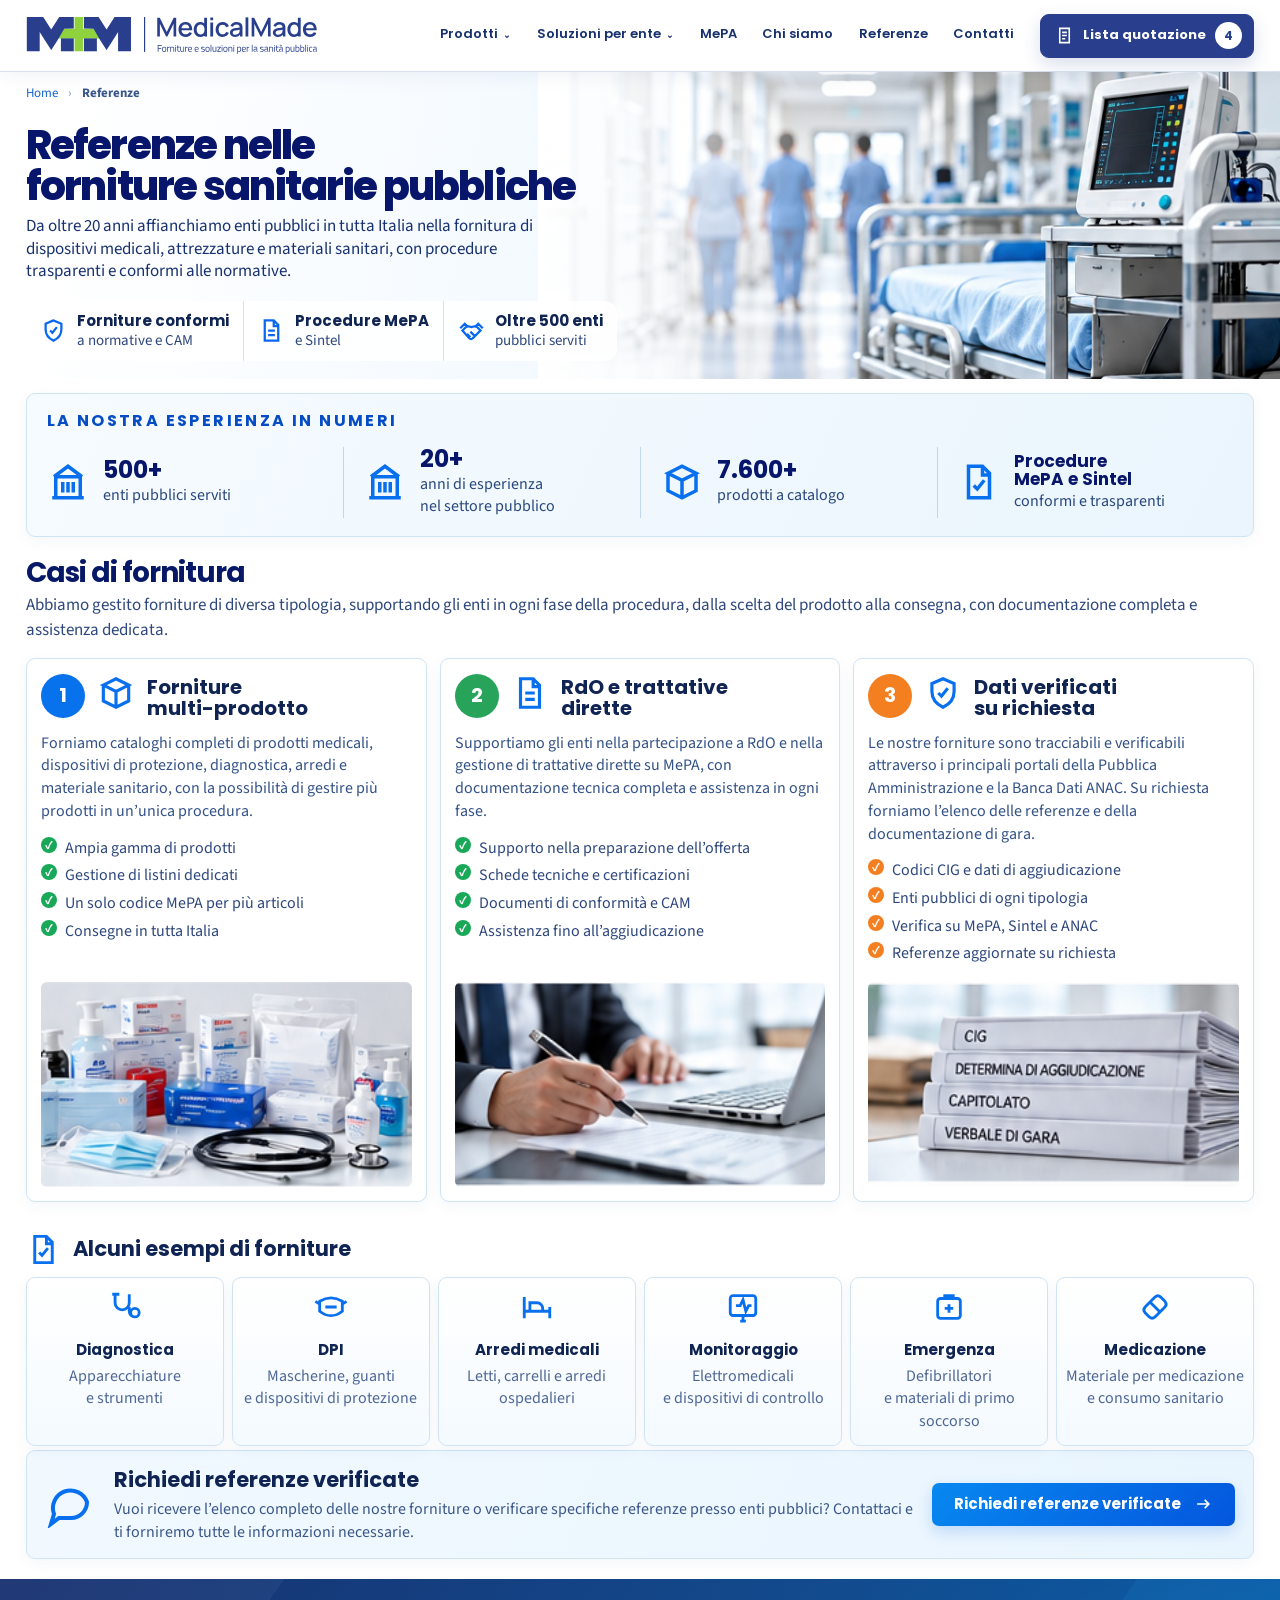
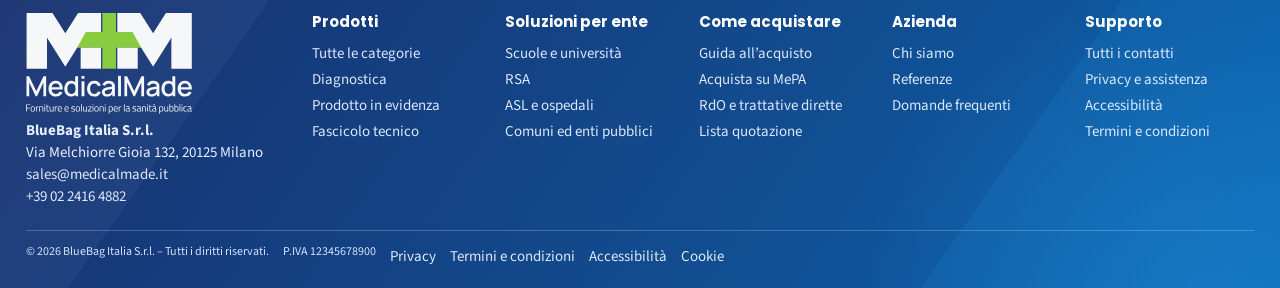
<file: referenze.html>
<!doctype html>
<html lang="it">
<head>
  <meta charset="utf-8">
  <base href="/">
  <link rel="icon" href="favicon.ico" sizes="any">
  <meta name="viewport" content="width=device-width, initial-scale=1">
  <meta name="description" content="Referenze MedicalMade nelle forniture sanitarie alla Pubblica Amministrazione.">
  <title>Referenze nelle forniture sanitarie pubbliche | MedicalMade</title>
  <link rel="preconnect" href="https://fonts.googleapis.com">
  <link rel="preconnect" href="https://fonts.gstatic.com" crossorigin>
  <link href="https://fonts.googleapis.com/css2?family=Poppins:wght@500;600;700;800&amp;family=Source+Sans+3:wght@400;500;600;700&amp;display=swap" rel="stylesheet">
  <link rel="stylesheet" href="assets/css/pages.css">
  <link rel="stylesheet" href="assets/css/portrait-pages.css">
  <link rel="stylesheet" href="assets/css/site-shell.css?v=20261013-3">
  <link rel="stylesheet" href="assets/css/readability.css?v=20261013-2">
  <link rel="stylesheet" href="assets/css/motion.css?v=20261013-2">
</head>
<body>
  <svg class="sr-only" aria-hidden="true">
    <symbol id="i-file" viewBox="0 0 24 24"><path d="M6 3h8l4 4v14H6zM14 3v5h4M9 12h6M9 16h6"/></symbol>
    <symbol id="i-arrow" viewBox="0 0 24 24"><path d="M5 12h14m-5-5 5 5-5 5"/></symbol>
    <symbol id="i-shield" viewBox="0 0 24 24"><path d="M12 3 5 6v5c0 4.6 2.9 8 7 10 4.1-2 7-5.4 7-10V6zM9 12l2 2 4-5"/></symbol>
    <symbol id="i-handshake" viewBox="0 0 24 24"><path d="m4 12 4-4 4 1 4-1 4 4-7 7a2 2 0 0 1-3 0zM2 10l4-4 3 3m13 1-4-4-3 3m-7 6 3 3m0-5 4 4"/></symbol>
    <symbol id="i-building" viewBox="0 0 24 24"><path d="M3 21h18M5 21V9h14v12M4 9l8-6 8 6M9 12v6m3-6v6m3-6v6"/></symbol>
    <symbol id="i-box" viewBox="0 0 24 24"><path d="m4 7 8-4 8 4-8 4zM4 7v10l8 4 8-4V7M12 11v10"/></symbol>
    <symbol id="i-checkfile" viewBox="0 0 24 24"><path d="M6 3h8l4 4v14H6zM14 3v5h4m-9 6 2 2 4-5"/></symbol>
    <symbol id="i-headset" viewBox="0 0 24 24"><path d="M4 14v-3a8 8 0 0 1 16 0v3M4 14a2 2 0 0 1 2-2h2v7H6a2 2 0 0 1-2-2zm16 0a2 2 0 0 0-2-2h-2v7h2a2 2 0 0 0 2-2zm-4 5c0 1.1-1.3 2-3 2"/></symbol>
    <symbol id="i-list" viewBox="0 0 24 24"><rect x="5" y="3" width="14" height="18" rx="2"/><path d="M9 8h6m-6 4h6m-6 4h6"/></symbol>
    <symbol id="i-stethoscope" viewBox="0 0 24 24"><path d="M5 3v6a5 5 0 0 0 10 0V3m-7 0H3m16 10a3 3 0 1 0 0 6c1.7 0 3-1.3 3-3s-1.3-3-3-3zm-4-1v3a4 4 0 0 0 4 4"/></symbol>
    <symbol id="i-mask" viewBox="0 0 24 24"><path d="M4 8c5-3 11-3 16 0v7c-5 4-11 4-16 0zM4 10 1 8m19 2 3-2M8 12h8"/></symbol>
    <symbol id="i-bed" viewBox="0 0 24 24"><path d="M3 5v15m0-5h18m-14 0V9h5a4 4 0 0 1 4 4v2m5-3v8"/></symbol>
    <symbol id="i-monitor" viewBox="0 0 24 24"><rect x="3" y="4" width="18" height="14" rx="2"/><path d="M7 11h3l2-4 2 8 2-4h2m-8 11h4m-2-4v4"/></symbol>
    <symbol id="i-kit" viewBox="0 0 24 24"><rect x="4" y="6" width="16" height="14" rx="2"/><path d="M9 6V4h6v2m-3 4v6m-3-3h6"/></symbol>
    <symbol id="i-bandage" viewBox="0 0 24 24"><path d="m8 19-3-3a3 3 0 0 1 0-4l7-7a3 3 0 0 1 4 0l3 3a3 3 0 0 1 0 4l-7 7a3 3 0 0 1-4 0zm1-10 6 6m-4-4h.01m2 2h.01"/></symbol>
    <symbol id="i-chat" viewBox="0 0 24 24"><path d="M21 11a8 8 0 0 1-8 8H7l-4 3 1.5-5A8 8 0 1 1 21 11z"/></symbol>
  </svg>

  <div class="inner-frame portrait-frame ref-page">
    <header class="site-header inner-header">
  <div class="header-inner inner-header__row">
    <a class="brand inner-brand" href="index.html" aria-label="MedicalMade, home">
      <img src="assets/brand/logo-orizzontale.svg" width="703" height="91" alt="MedicalMade — Forniture e soluzioni per la sanità pubblica">
    </a>
    <button class="menu-toggle inner-menu" type="button" data-menu-toggle aria-expanded="false" aria-controls="site-navigation">
      <span></span><span></span><span></span><b class="sr-only">Apri il menu</b>
    </button>
    <nav class="primary-nav inner-nav" id="site-navigation" data-primary-nav aria-label="Navigazione principale">
      <a href="catalogo.html">Prodotti <span class="nav-caret">⌄</span></a>
      <a href="soluzioni.html">Soluzioni per ente <span class="nav-caret">⌄</span></a>
      <a href="mepa.html">MePA</a>
      <a href="chi-siamo.html">Chi siamo</a>
      <a href="referenze.html">Referenze</a>
      <a href="contatti.html">Contatti</a>
    </nav>
    <a class="quote-link inner-quote" href="lista-quotazione.html" aria-label="Lista quotazione, 4 prodotti">
      <svg viewBox="0 0 24 24" aria-hidden="true"><path d="M6 3h12v18H6zM9 8h6M9 12h6M9 16h4"/></svg>
      <span>Lista quotazione</span><b data-quote-count>4</b>
    </a>
  </div>
</header>


    <main>
      <section class="page-hero portrait-hero" style="--hero-inner:260px;--hero-photo-width:58%">
        <div class="page-hero__photo clean-photo" aria-hidden="true">
          <img src="assets/img/generated/referenze-hero-clean.webp" width="1600" height="926" alt="" fetchpriority="high" decoding="async">
        </div>
        <div class="page-shell">
          <nav class="breadcrumb" aria-label="Percorso"><a href="index.html">Home</a><span>›</span><strong>Referenze</strong></nav>
          <div class="page-hero__inner">
            <h1>Referenze nelle<br>forniture sanitarie pubbliche</h1>
            <p class="page-hero__lead">Da oltre 20 anni affianchiamo enti pubblici in tutta Italia nella fornitura di dispositivi medicali, attrezzature e materiali sanitari, con procedure trasparenti e conformi alle normative.</p>
            <div class="hero-proof" aria-label="Punti di forza">
              <div class="hero-proof__item"><svg><use href="#i-shield"></use></svg><div><strong>Forniture conformi</strong><span>a normative e CAM</span></div></div>
              <div class="hero-proof__item"><svg><use href="#i-file"></use></svg><div><strong>Procedure MePA</strong><span>e Sintel</span></div></div>
              <div class="hero-proof__item"><svg><use href="#i-handshake"></use></svg><div><strong>Oltre 500 enti</strong><span>pubblici serviti</span></div></div>
            </div>
          </div>
        </div>
      </section>

      <section class="metric-section">
        <div class="page-shell compact-panel metric-panel">
          <p class="eyebrow">La nostra esperienza in numeri</p>
          <div class="metric-grid">
            <div class="metric"><svg class="line-icon"><use href="#i-building"></use></svg><div><strong>500+</strong><span>enti pubblici serviti</span></div></div>
            <div class="metric"><svg class="line-icon"><use href="#i-building"></use></svg><div><strong>20+</strong><span>anni di esperienza<br>nel settore pubblico</span></div></div>
            <div class="metric"><svg class="line-icon"><use href="#i-box"></use></svg><div><strong>7.600+</strong><span>prodotti a catalogo</span></div></div>
            <div class="metric"><svg class="line-icon"><use href="#i-checkfile"></use></svg><div><strong class="metric-copy">Procedure<br>MePA e Sintel</strong><span>conformi e trasparenti</span></div></div>
          </div>
        </div>
      </section>

      <section class="section-block case-section">
        <div class="page-shell">
          <div class="section-title-row">
            <div class="section-title"><h2>Casi di fornitura</h2><p>Abbiamo gestito forniture di diversa tipologia, supportando gli enti in ogni fase della procedura, dalla scelta del prodotto alla consegna, con documentazione completa e assistenza dedicata.</p></div>
          </div>
          <div class="case-grid">
            <article class="case-card compact-panel">
              <div class="case-card__head"><span class="round-number">1</span><svg class="line-icon"><use href="#i-box"></use></svg><h3>Forniture<br>multi-prodotto</h3></div>
              <p>Forniamo cataloghi completi di prodotti medicali, dispositivi di protezione, diagnostica, arredi e materiale sanitario, con la possibilità di gestire più prodotti in un’unica procedura.</p>
              <ul class="check-list"><li>Ampia gamma di prodotti</li><li>Gestione di listini dedicati</li><li>Un solo codice MePA per più articoli</li><li>Consegne in tutta Italia</li></ul>
              <div class="case-card__image clean-photo" role="img" aria-label="Fornitura di prodotti sanitari"><img src="assets/img/referenze/caso-fornitura-sanitaria.webp" width="287" height="157" alt="" loading="lazy" decoding="async"></div>
            </article>
            <article class="case-card case-card--green compact-panel">
              <div class="case-card__head"><span class="round-number">2</span><svg class="line-icon"><use href="#i-file"></use></svg><h3>RdO e trattative<br>dirette</h3></div>
              <p>Supportiamo gli enti nella partecipazione a RdO e nella gestione di trattative dirette su MePA, con documentazione tecnica completa e assistenza in ogni fase.</p>
              <ul class="check-list"><li>Supporto nella preparazione dell’offerta</li><li>Schede tecniche e certificazioni</li><li>Documenti di conformità e CAM</li><li>Assistenza fino all’aggiudicazione</li></ul>
              <div class="case-card__image clean-photo" role="img" aria-label="Preparazione di una procedura di gara"><img src="assets/img/referenze/caso-procedura-gara.webp" width="274" height="149" alt="" loading="lazy" decoding="async"></div>
            </article>
            <article class="case-card case-card--orange compact-panel">
              <div class="case-card__head"><span class="round-number">3</span><svg class="line-icon"><use href="#i-shield"></use></svg><h3>Dati verificati<br>su richiesta</h3></div>
              <p>Le nostre forniture sono tracciabili e verificabili attraverso i principali portali della Pubblica Amministrazione e la Banca Dati ANAC. Su richiesta forniamo l’elenco delle referenze e della documentazione di gara.</p>
              <ul class="check-list"><li>Codici CIG e dati di aggiudicazione</li><li>Enti pubblici di ogni tipologia</li><li>Verifica su MePA, Sintel e ANAC</li><li>Referenze aggiornate su richiesta</li></ul>
              <div class="case-card__image clean-photo" role="img" aria-label="Documentazione di gara"><img src="assets/img/referenze/caso-documentazione.webp" width="289" height="150" alt="" loading="lazy" decoding="async"></div>
            </article>
          </div>
        </div>
      </section>

      <section class="examples-block">
        <div class="page-shell">
          <h2 class="examples-heading"><svg class="line-icon"><use href="#i-checkfile"></use></svg>Alcuni esempi di forniture</h2>
          <div class="examples-grid">
            <article class="example-card compact-panel"><svg class="line-icon"><use href="#i-stethoscope"></use></svg><strong>Diagnostica</strong><span>Apparecchiature<br>e strumenti</span></article>
            <article class="example-card compact-panel"><svg class="line-icon"><use href="#i-mask"></use></svg><strong>DPI</strong><span>Mascherine, guanti<br>e dispositivi di protezione</span></article>
            <article class="example-card compact-panel"><svg class="line-icon"><use href="#i-bed"></use></svg><strong>Arredi medicali</strong><span>Letti, carrelli e arredi<br>ospedalieri</span></article>
            <article class="example-card compact-panel"><svg class="line-icon"><use href="#i-monitor"></use></svg><strong>Monitoraggio</strong><span>Elettromedicali<br>e dispositivi di controllo</span></article>
            <article class="example-card compact-panel"><svg class="line-icon"><use href="#i-kit"></use></svg><strong>Emergenza</strong><span>Defibrillatori<br>e materiali di primo soccorso</span></article>
            <article class="example-card compact-panel"><svg class="line-icon"><use href="#i-bandage"></use></svg><strong>Medicazione</strong><span>Materiale per medicazione<br>e consumo sanitario</span></article>
          </div>
        </div>
      </section>

      <aside class="page-shell compact-panel reference-cta">
        <svg class="line-icon"><use href="#i-chat"></use></svg>
        <div><h2>Richiedi referenze verificate</h2><p>Vuoi ricevere l’elenco completo delle nostre forniture o verificare specifiche referenze presso enti pubblici? Contattaci e ti forniremo tutte le informazioni necessarie.</p></div>
        <a class="btn btn--primary" href="contatti.html">Richiedi referenze verificate <svg><use href="#i-arrow"></use></svg></a>
      </aside>
    </main>

    <footer class="site-footer inner-footer" id="footer">
  <div class="page-shell inner-footer__grid">
    <div class="company-copy footer-company">
      <a class="footer-logo footer-brand" href="index.html" aria-label="MedicalMade, home">
        <img src="assets/brand/logo-verticale-bianco.svg" width="570" height="346" alt="MedicalMade — Forniture e soluzioni per la sanità pubblica">
      </a>
      <address><strong>BlueBag Italia S.r.l.</strong><br>Via Melchiorre Gioia 132, 20125 Milano<br><a href="mailto:sales@medicalmade.it">sales@medicalmade.it</a><br><a href="tel:+390224164882">+39 02 2416 4882</a></address>
    </div>
    <nav class="footer-column" aria-label="Prodotti">
      <h2>Prodotti</h2>
      <a href="catalogo.html">Tutte le categorie</a>
      <a href="categoria.html">Diagnostica</a>
      <a href="prodotto.html">Prodotto in evidenza</a>
      <a href="prodotto.html#documenti">Fascicolo tecnico</a>
    </nav>
    <nav class="footer-column" aria-label="Soluzioni per ente">
      <h2>Soluzioni per ente</h2>
      <a href="soluzioni.html">Scuole e università</a>
      <a href="soluzioni.html">RSA</a>
      <a href="soluzioni.html">ASL e ospedali</a>
      <a href="soluzioni.html">Comuni ed enti pubblici</a>
    </nav>
    <nav class="footer-column" aria-label="Come acquistare">
      <h2>Come acquistare</h2>
      <a href="come-acquistare.html">Guida all’acquisto</a>
      <a href="mepa.html">Acquista su MePA</a>
      <a href="come-acquistare.html#rdo">RdO e trattative dirette</a>
      <a href="lista-quotazione.html">Lista quotazione</a>
    </nav>
    <nav class="footer-column" aria-label="Azienda">
      <h2>Azienda</h2>
      <a href="chi-siamo.html">Chi siamo</a>
      <a href="referenze.html">Referenze</a>
      <a href="faq.html">Domande frequenti</a>
    </nav>
    <nav class="footer-column" aria-label="Supporto">
      <h2>Supporto</h2>
      <a href="contatti.html">Tutti i contatti</a>
      <a href="contatti.html#privacy">Privacy e assistenza</a>
      <a href="contatti.html">Accessibilità</a>
      <a href="contatti.html#privacy">Termini e condizioni</a>
    </nav>
  </div>
  <div class="page-shell inner-footer__legal footer-legal">
    <span>© 2026 BlueBag Italia S.r.l. – Tutti i diritti riservati.</span>
    <span>P.IVA 12345678900</span>
    <a href="contatti.html#privacy">Privacy</a>
    <a href="contatti.html#privacy">Termini e condizioni</a>
    <a href="contatti.html">Accessibilità</a>
    <a href="faq.html">Cookie</a>
  </div>
</footer>

  </div>
  <script src="assets/js/pages.js"></script>
  <script src="assets/js/motion.js?v=20261013-2"></script>
</body>
</html>
</file>
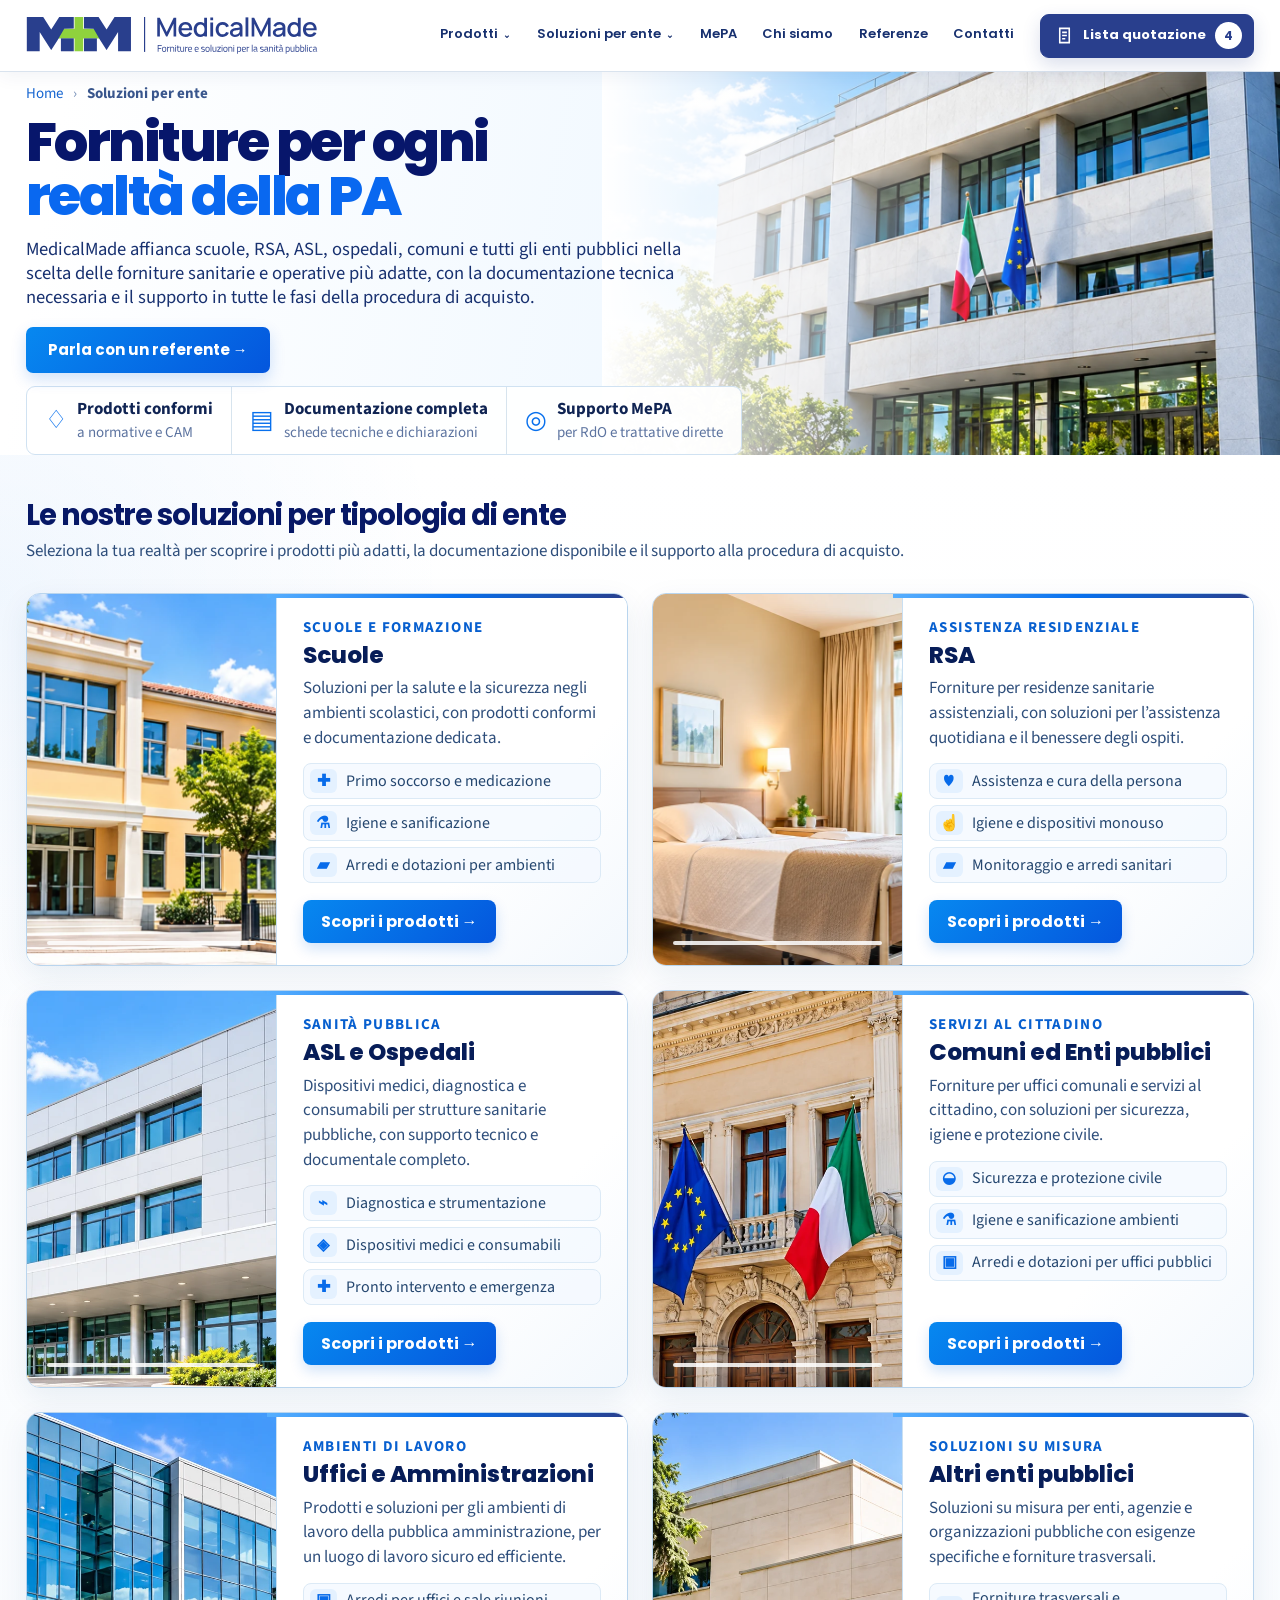
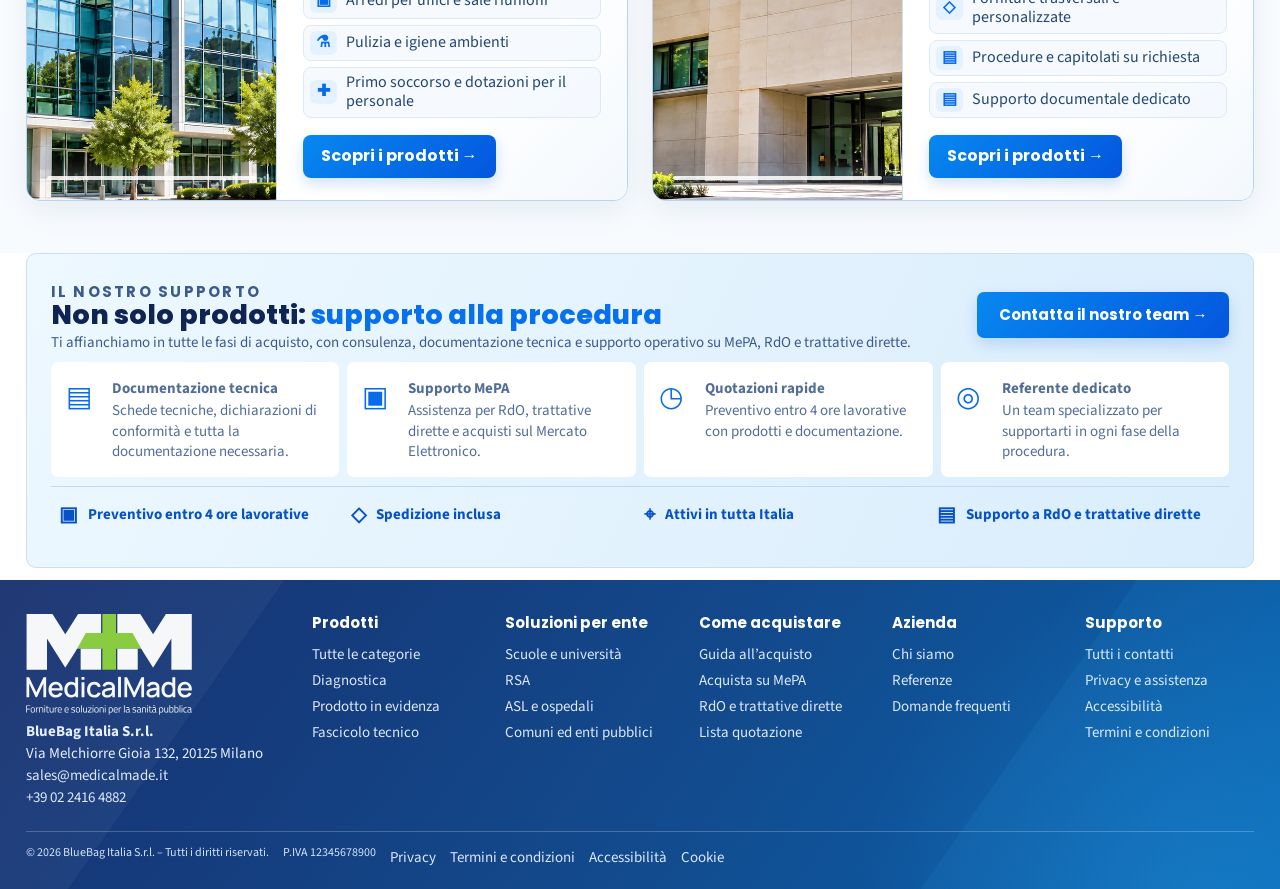
<file: soluzioni.html>
<!doctype html><html lang="it"><head>
  <meta charset="utf-8"><base href="/">
  <link rel="icon" href="favicon.ico" sizes="any"><meta name="viewport" content="width=device-width,initial-scale=1">
  <meta name="description" content="Forniture sanitarie e supporto alle procedure per scuole, RSA, ASL, ospedali, comuni, uffici e altre organizzazioni pubbliche.">
  <title>Soluzioni sanitarie per enti pubblici | MedicalMade</title>
  <link rel="preconnect" href="https://fonts.googleapis.com"><link rel="preconnect" href="https://fonts.gstatic.com" crossorigin><link href="https://fonts.googleapis.com/css2?family=Poppins:wght@500;600;700;800&family=Source+Sans+3:wght@400;500;600;700&display=swap" rel="stylesheet"><link rel="stylesheet" href="assets/css/pages.css?v=20261013-2">
  <style>
    .solutions-hero .page-hero__inner{min-height:343px}.solutions-hero .page-hero__photo{width:53%}.solutions-hero .page-hero__photo picture,.solutions-hero .page-hero__photo img,.solution-photo img{display:block;width:100%;height:100%}.solutions-hero .page-hero__photo img,.solution-photo img{object-fit:cover}.solutions-hero h1{max-width:570px}.solutions-hero .btn{margin-top:18px}.solutions-proof{margin-top:13px;display:flex;gap:0;background:rgba(255,255,255,.94);border:1px solid #d0e2f2;border-radius:9px}.solutions-proof div{min-width:185px;padding:10px 18px;display:flex;align-items:center;gap:10px;border-left:1px solid #d7e4ee}.solutions-proof div:first-child{border-left:0}.solutions-proof i{color:#0870ed;font-style:normal;font-size:25px}.solutions-proof b,.solutions-proof small{display:block}.solutions-proof small{color:#5d74a0}.solutions-list{padding:20px 0}.solutions-grid{display:grid;grid-template-columns:repeat(3,1fr);gap:14px}.solution-card{overflow:hidden;display:flex;flex-direction:column;border:1px solid var(--mm-line);border-radius:9px;background:#fff;box-shadow:0 6px 16px rgba(19,79,136,.07)}.solution-photo{width:100%;aspect-ratio:2.12/1;overflow:hidden}.solution-body{padding:14px;display:flex;flex:1;flex-direction:column}.solution-body h3{margin:0;font:700 22px Poppins,sans-serif}.solution-body>p{margin:4px 0;color:#49648f;font-size:16px;line-height:1.3}.solution-body ul{margin:11px 0 14px;padding:0;list-style:none}.solution-body li{margin:8px 0;display:flex;align-items:center;gap:12px;color:#3e5989;font-size:15px}.solution-body li i{width:25px;color:#076bea;font-style:normal;font-size:21px;text-align:center}.solution-body .btn{margin-top:auto}.support-band{margin:0 0 18px;padding:20px;background:linear-gradient(115deg,#edf8ff,#d9edfc);border:1px solid #c8e0f3;border-radius:10px}.support-head{display:flex;align-items:center;justify-content:space-between;gap:18px}.support-head h2{margin:0;font:800 31px/1.05 Poppins,sans-serif}.support-head h2 span{color:#0870ec}.support-head p{margin:5px 0 0;color:#3d5a8d;font-size:18px}.support-grid{margin-top:16px;display:grid;grid-template-columns:repeat(4,1fr);gap:8px}.support-item{padding:14px;display:grid;grid-template-columns:48px 1fr;gap:10px;background:#fff;border-radius:7px}.support-item i{color:#086ce9;font-style:normal;font-size:33px}.support-item b,.support-item span{display:block}.support-item span{margin-top:2px;color:#536d98;font-size:14px;line-height:1.25}.trust-strip{margin-top:12px;padding:12px;display:grid;grid-template-columns:repeat(4,1fr);gap:8px;border-top:1px solid #c3daee}.trust-strip div{display:flex;gap:10px;align-items:center;color:#0751c8;font-weight:700}.trust-strip i{font-style:normal;font-size:25px}
    @media(min-width:901px){
      .solutions-page .inner-header{height:45px}.solutions-page .breadcrumb{min-height:43px}.solutions-hero .page-hero__inner{min-height:302px}
      .solutions-list{padding:20px 0 14px}.solutions-list .section-title-row{margin-bottom:16px}.solutions-list .section-title-row h2{font-size:28px}.solutions-list .section-title-row p{font-size:15px}.solution-card{height:370px}.solution-body{padding:10px 13px 12px}.solution-body h3{font-size:18px;line-height:1.12}.solution-body>p{font-size:12px;line-height:1.22}.solution-body ul{margin:7px 0 8px}.solution-body li{margin:3px 0;gap:7px;font-size:12px;line-height:1.15}.solution-body li i{width:20px;font-size:17px}.solution-body .btn{min-height:32px;padding:5px 12px;font-size:12px}
      .support-band{width:calc(100% - 38px);height:267px;margin:0 auto 12px;padding:15px 18px 11px}.support-head h2{font-size:27px}.support-head p{font-size:15px;line-height:1.2}.support-grid{margin-top:10px}.support-item{height:81px;padding:9px;grid-template-columns:36px 1fr}.support-item i{font-size:28px}.support-item b{font-size:12px}.support-item span{font-size:11px;line-height:1.15}.trust-strip{height:57px;margin-top:9px;padding:8px}.trust-strip div{font-size:11px}.trust-strip i{font-size:20px}
      .solutions-page .inner-footer{height:126px;padding:14px 0 8px}.solutions-page .inner-footer__grid{grid-template-columns:1.55fr .82fr 1.05fr 1.08fr .82fr 1.12fr;gap:14px}.solutions-page .inner-footer__grid>:nth-last-child(-n+2){margin-top:0}.solutions-page .inner-footer h2{margin-bottom:4px;font-size:10px}.solutions-page .inner-footer p,.solutions-page .inner-footer a{font-size:9px;line-height:1.4}.solutions-page .inner-footer__legal{margin-top:8px;padding-top:7px;font-size:8px}
      .solutions-page .inner-header__row{grid-template-columns:238px minmax(0,1fr) auto;gap:12px}.solutions-page .inner-nav{gap:13px}.solutions-page .inner-nav a{font-size:10.5px}.solutions-page .inner-quote{padding:5px 9px;gap:6px;font-size:10.5px}.solutions-page .inner-quote span{display:inline}
    }
    @media(max-width:900px){.solutions-grid{grid-template-columns:repeat(2,1fr)}.support-grid,.trust-strip{grid-template-columns:repeat(2,1fr)}}@media(max-width:900px){.solutions-hero .page-hero__photo{width:100%;height:auto!important;aspect-ratio:448/260}.solutions-proof{width:100%;flex-direction:column}.solutions-proof div{border-left:0;border-top:1px solid #d7e4ee}.solutions-grid{grid-template-columns:1fr}.support-band{margin:0 auto 18px}.support-head{align-items:flex-start;flex-direction:column}.support-grid,.trust-strip{grid-template-columns:1fr}}
  </style>
  <link rel="stylesheet" href="assets/css/site-shell.css?v=20261013-3">
  <link rel="stylesheet" href="assets/css/solutions-landscape.css?v=20261013-2">
  <link rel="stylesheet" href="assets/css/readability.css?v=20261013-2">
  <link rel="stylesheet" href="assets/css/motion.css?v=20261013-2">
</head><body class="solutions-page"><div class="inner-frame">
  <header class="site-header inner-header">
  <div class="header-inner inner-header__row">
    <a class="brand inner-brand" href="index.html" aria-label="MedicalMade, home">
      <img src="assets/brand/logo-orizzontale.svg" width="703" height="91" alt="MedicalMade — Forniture e soluzioni per la sanità pubblica">
    </a>
    <button class="menu-toggle inner-menu" type="button" data-menu-toggle aria-expanded="false" aria-controls="site-navigation">
      <span></span><span></span><span></span><b class="sr-only">Apri il menu</b>
    </button>
    <nav class="primary-nav inner-nav" id="site-navigation" data-primary-nav aria-label="Navigazione principale">
      <a href="catalogo.html">Prodotti <span class="nav-caret">⌄</span></a>
      <a href="soluzioni.html">Soluzioni per ente <span class="nav-caret">⌄</span></a>
      <a href="mepa.html">MePA</a>
      <a href="chi-siamo.html">Chi siamo</a>
      <a href="referenze.html">Referenze</a>
      <a href="contatti.html">Contatti</a>
    </nav>
    <a class="quote-link inner-quote" href="lista-quotazione.html" aria-label="Lista quotazione, 4 prodotti">
      <svg viewBox="0 0 24 24" aria-hidden="true"><path d="M6 3h12v18H6zM9 8h6M9 12h6M9 16h4"/></svg>
      <span>Lista quotazione</span><b data-quote-count>4</b>
    </a>
  </div>
</header>

  <main><section class="page-hero solutions-hero"><div class="page-hero__photo clean-photo" aria-hidden="true"><img src="assets/img/generated/soluzioni-hero-clean.webp" width="1510" height="1042" alt="" fetchpriority="high" decoding="async"></div><div class="page-shell breadcrumb"><a href="index.html">Home</a><span>›</span><strong>Soluzioni per ente</strong></div><div class="page-shell page-hero__inner"><h1>Forniture per ogni <span>realtà della PA</span></h1><p class="page-hero__lead">MedicalMade affianca scuole, RSA, ASL, ospedali, comuni e tutti gli enti pubblici nella scelta delle forniture sanitarie e operative più adatte, con la documentazione tecnica necessaria e il supporto in tutte le fasi della procedura di acquisto.</p><a class="btn btn--primary" href="contatti.html">Parla con un referente →</a><div class="solutions-proof"><div><i>♢</i><span><b>Prodotti conformi</b><small>a normative e CAM</small></span></div><div><i>▤</i><span><b>Documentazione completa</b><small>schede tecniche e dichiarazioni</small></span></div><div><i>◎</i><span><b>Supporto MePA</b><small>per RdO e trattative dirette</small></span></div></div></div></section>
  <section class="solutions-list"><div class="page-shell"><div class="section-title-row"><div><h2>Le nostre soluzioni per tipologia di ente</h2><p>Seleziona la tua realtà per scoprire i prodotti più adatti, la documentazione disponibile e il supporto alla procedura di acquisto.</p></div></div><div class="solutions-grid">
    <article class="solution-card"><div class="solution-photo"><img src="assets/img/generated/soluzioni-scuole-clean.webp" width="1600" height="756" loading="lazy" decoding="async" alt="Edificio scolastico italiano immerso nel verde"></div><div class="solution-body"><p class="solution-kicker">Scuole e formazione</p><h3>Scuole</h3><p class="solution-copy">Soluzioni per la salute e la sicurezza negli ambienti scolastici, con prodotti conformi e documentazione dedicata.</p><ul><li><i>✚</i>Primo soccorso e medicazione</li><li><i>⚗</i>Igiene e sanificazione</li><li><i>▰</i>Arredi e dotazioni per ambienti</li></ul><a class="btn btn--primary" href="categoria.html?ente=scuole">Scopri i prodotti →</a></div></article>
    <article class="solution-card"><div class="solution-photo"><img src="assets/img/generated/soluzioni-rsa-clean.webp" width="1600" height="756" loading="lazy" decoding="async" alt="Camera luminosa di una residenza sanitaria assistenziale"></div><div class="solution-body"><p class="solution-kicker">Assistenza residenziale</p><h3>RSA</h3><p class="solution-copy">Forniture per residenze sanitarie assistenziali, con soluzioni per l’assistenza quotidiana e il benessere degli ospiti.</p><ul><li><i>♥</i>Assistenza e cura della persona</li><li><i>☝</i>Igiene e dispositivi monouso</li><li><i>▰</i>Monitoraggio e arredi sanitari</li></ul><a class="btn btn--primary" href="categoria.html?ente=rsa">Scopri i prodotti →</a></div></article>
    <article class="solution-card"><div class="solution-photo"><img src="assets/img/generated/soluzioni-ospedale-clean.webp" width="1600" height="757" loading="lazy" decoding="async" alt="Ospedale pubblico moderno"></div><div class="solution-body"><p class="solution-kicker">Sanità pubblica</p><h3>ASL e Ospedali</h3><p class="solution-copy">Dispositivi medici, diagnostica e consumabili per strutture sanitarie pubbliche, con supporto tecnico e documentale completo.</p><ul><li><i>⌁</i>Diagnostica e strumentazione</li><li><i>◈</i>Dispositivi medici e consumabili</li><li><i>✚</i>Pronto intervento e emergenza</li></ul><a class="btn btn--primary" href="categoria.html?ente=asl">Scopri i prodotti →</a></div></article>
    <article class="solution-card"><div class="solution-photo"><img src="assets/img/generated/soluzioni-comuni-clean.webp" width="1600" height="756" loading="lazy" decoding="async" alt="Edificio municipale italiano con bandiere istituzionali"></div><div class="solution-body"><p class="solution-kicker">Servizi al cittadino</p><h3>Comuni ed Enti pubblici</h3><p class="solution-copy">Forniture per uffici comunali e servizi al cittadino, con soluzioni per sicurezza, igiene e protezione civile.</p><ul><li><i>◒</i>Sicurezza e protezione civile</li><li><i>⚗</i>Igiene e sanificazione ambienti</li><li><i>▣</i>Arredi e dotazioni per uffici pubblici</li></ul><a class="btn btn--primary" href="categoria.html?ente=comuni">Scopri i prodotti →</a></div></article>
    <article class="solution-card"><div class="solution-photo"><img src="assets/img/generated/soluzioni-uffici-clean.webp" width="1600" height="763" loading="lazy" decoding="async" alt="Edificio moderno per uffici pubblici"></div><div class="solution-body"><p class="solution-kicker">Ambienti di lavoro</p><h3>Uffici e Amministrazioni</h3><p class="solution-copy">Prodotti e soluzioni per gli ambienti di lavoro della pubblica amministrazione, per un luogo di lavoro sicuro ed efficiente.</p><ul><li><i>▣</i>Arredi per uffici e sale riunioni</li><li><i>⚗</i>Pulizia e igiene ambienti</li><li><i>✚</i>Primo soccorso e dotazioni per il personale</li></ul><a class="btn btn--primary" href="categoria.html?ente=uffici">Scopri i prodotti →</a></div></article>
    <article class="solution-card"><div class="solution-photo"><img src="assets/img/generated/soluzioni-altri-enti-clean.webp" width="1600" height="760" loading="lazy" decoding="async" alt="Sede contemporanea di un ente pubblico"></div><div class="solution-body"><p class="solution-kicker">Soluzioni su misura</p><h3>Altri enti pubblici</h3><p class="solution-copy">Soluzioni su misura per enti, agenzie e organizzazioni pubbliche con esigenze specifiche e forniture trasversali.</p><ul><li><i>◇</i>Forniture trasversali e personalizzate</li><li><i>▤</i>Procedure e capitolati su richiesta</li><li><i>▤</i>Supporto documentale dedicato</li></ul><a class="btn btn--primary" href="contatti.html">Scopri i prodotti →</a></div></article>
  </div></div></section>
  <section class="page-shell support-band"><div class="support-head"><div><p class="eyebrow">Il nostro supporto</p><h2>Non solo prodotti: <span>supporto alla procedura</span></h2><p>Ti affianchiamo in tutte le fasi di acquisto, con consulenza, documentazione tecnica e supporto operativo su MePA, RdO e trattative dirette.</p></div><a class="btn btn--primary" href="contatti.html">Contatta il nostro team →</a></div><div class="support-grid"><div class="support-item"><i>▤</i><span><b>Documentazione tecnica</b><span>Schede tecniche, dichiarazioni di conformità e tutta la documentazione necessaria.</span></span></div><div class="support-item"><i>▣</i><span><b>Supporto MePA</b><span>Assistenza per RdO, trattative dirette e acquisti sul Mercato Elettronico.</span></span></div><div class="support-item"><i>◷</i><span><b>Quotazioni rapide</b><span>Preventivo entro 4 ore lavorative con prodotti e documentazione.</span></span></div><div class="support-item"><i>◎</i><span><b>Referente dedicato</b><span>Un team specializzato per supportarti in ogni fase della procedura.</span></span></div></div><div class="trust-strip"><div><i>▣</i>Preventivo entro 4 ore lavorative</div><div><i>◇</i>Spedizione inclusa</div><div><i>⌖</i>Attivi in tutta Italia</div><div><i>▤</i>Supporto a RdO e trattative dirette</div></div></section>
  </main>
  <footer class="site-footer inner-footer" id="footer">
  <div class="page-shell inner-footer__grid">
    <div class="company-copy footer-company">
      <a class="footer-logo footer-brand" href="index.html" aria-label="MedicalMade, home">
        <img src="assets/brand/logo-verticale-bianco.svg" width="570" height="346" alt="MedicalMade — Forniture e soluzioni per la sanità pubblica">
      </a>
      <address><strong>BlueBag Italia S.r.l.</strong><br>Via Melchiorre Gioia 132, 20125 Milano<br><a href="mailto:sales@medicalmade.it">sales@medicalmade.it</a><br><a href="tel:+390224164882">+39 02 2416 4882</a></address>
    </div>
    <nav class="footer-column" aria-label="Prodotti">
      <h2>Prodotti</h2>
      <a href="catalogo.html">Tutte le categorie</a>
      <a href="categoria.html">Diagnostica</a>
      <a href="prodotto.html">Prodotto in evidenza</a>
      <a href="prodotto.html#documenti">Fascicolo tecnico</a>
    </nav>
    <nav class="footer-column" aria-label="Soluzioni per ente">
      <h2>Soluzioni per ente</h2>
      <a href="soluzioni.html">Scuole e università</a>
      <a href="soluzioni.html">RSA</a>
      <a href="soluzioni.html">ASL e ospedali</a>
      <a href="soluzioni.html">Comuni ed enti pubblici</a>
    </nav>
    <nav class="footer-column" aria-label="Come acquistare">
      <h2>Come acquistare</h2>
      <a href="come-acquistare.html">Guida all’acquisto</a>
      <a href="mepa.html">Acquista su MePA</a>
      <a href="come-acquistare.html#rdo">RdO e trattative dirette</a>
      <a href="lista-quotazione.html">Lista quotazione</a>
    </nav>
    <nav class="footer-column" aria-label="Azienda">
      <h2>Azienda</h2>
      <a href="chi-siamo.html">Chi siamo</a>
      <a href="referenze.html">Referenze</a>
      <a href="faq.html">Domande frequenti</a>
    </nav>
    <nav class="footer-column" aria-label="Supporto">
      <h2>Supporto</h2>
      <a href="contatti.html">Tutti i contatti</a>
      <a href="contatti.html#privacy">Privacy e assistenza</a>
      <a href="contatti.html">Accessibilità</a>
      <a href="contatti.html#privacy">Termini e condizioni</a>
    </nav>
  </div>
  <div class="page-shell inner-footer__legal footer-legal">
    <span>© 2026 BlueBag Italia S.r.l. – Tutti i diritti riservati.</span>
    <span>P.IVA 12345678900</span>
    <a href="contatti.html#privacy">Privacy</a>
    <a href="contatti.html#privacy">Termini e condizioni</a>
    <a href="contatti.html">Accessibilità</a>
    <a href="faq.html">Cookie</a>
  </div>
</footer>

</div><script src="assets/js/pages.js"></script><script src="assets/js/motion.js?v=20261013-2"></script></body></html>
</file>
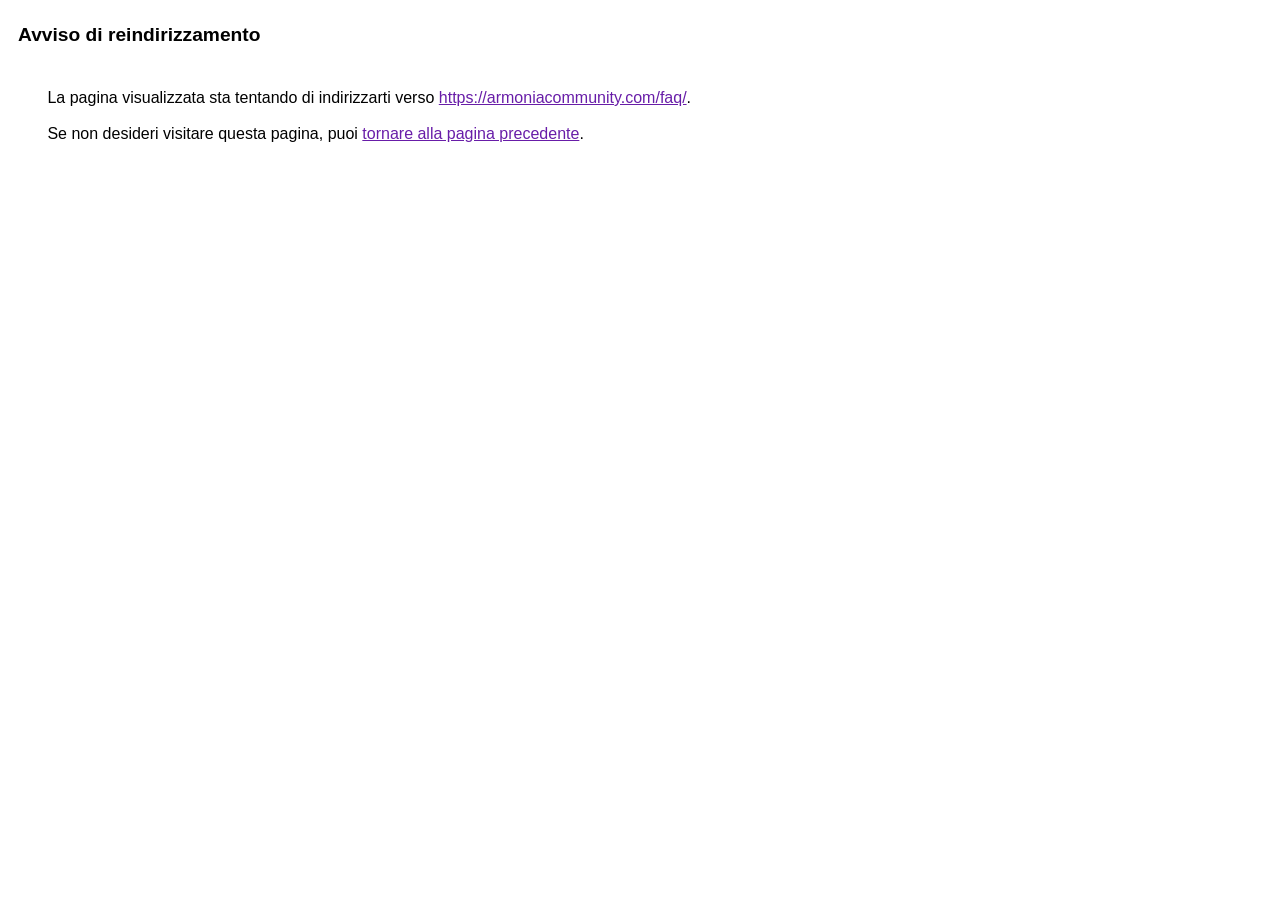
<file: Logos/San Paolo.htm>
<html lang="it"><head><meta http-equiv="Content-Type" content="text/html; charset=UTF-8"><title>Avviso di reindirizzamento</title><style>body,div,a{font-family:Arial,sans-serif,Noto Color Emoji}body{background-color:var(--xhUGwc);margin-top:3px}div{color:var(--YLNNHc)}a:link{color:#681da8}a:visited{color:#681da8}a:active{color:#ea4335}div.mymGo{border-top:1px solid var(--gS5jXb);border-bottom:1px solid var(--gS5jXb);background:var(--aYn2S);margin-top:1em;width:100%}div.aXgaGb{padding:0.5em 0;margin-left:10px}div.fTk7vd{margin-left:35px;margin-top:35px}</style></head><body><div class="mymGo"><div class="aXgaGb"><font style="font-size:larger"><b>Avviso di reindirizzamento</b></font></div></div><div class="fTk7vd">&nbsp;La pagina visualizzata sta tentando di indirizzarti verso <a href="/goto?url=CAESWQHrOzAVoG2wdHo7qm0glcDOzOsZSzI0OmT1SxtfswQiPl4gyPooav2U7o4tnOIYdjIUXa6bItxpG4ti6woMX3QTXau3UOblHGkKTM9D18eStbdFcAAbHE1-">https://armoniacommunity.com/faq/</a>.<br><br>&nbsp;Se non desideri visitare questa pagina, puoi <a href="#" id="tsuid_j7K_aoz2AYO0hbIP9dniwQw_1">tornare alla pagina precedente</a>.<script nonce="YUcGs_uxdpVkERc31bOXuQ">(function(){var id='tsuid_j7K_aoz2AYO0hbIP9dniwQw_1';(function(){document.getElementById(id).onclick=function(){window.history.back();return!1};}).call(this);})();(function(){var id='tsuid_j7K_aoz2AYO0hbIP9dniwQw_1';var ct='originlink';var oi='unauthorizedredirect';(function(){document.getElementById(id).onmousedown=function(){var b=document&&document.referrer,a="encodeURIComponent"in window?encodeURIComponent:escape,c="";b&&(c=a(b));(new Image).src="/url?sa=T&url="+c+"&oi="+a(oi)+"&ct="+a(ct);return!1};}).call(this);})();</script><br><br><br></div></body></html>
</file>
<file: styles.css>
:root {
  --navy: #071b59;
  --blue: #0766e8;
  --blue-dark: #064bb9;
  --cyan: #24b7ff;
  --ink: #07194f;
  --body: #23406f;
  --muted: #58719f;
  --line: #cee2f5;
  --pale: #edf7ff;
  --soft: #f7fbff;
  --white: #fff;
  --shadow: 0 5px 16px rgba(18, 87, 155, .08);
}

* { box-sizing: border-box; }
html { scroll-behavior: smooth; }
body {
  margin: 0;
  min-width: 320px;
  overflow-x: hidden;
  color: var(--ink);
  background: #eaf4fb;
  font-family: "Source Sans 3", Lato, Arial, sans-serif;
  -webkit-font-smoothing: antialiased;
}
a { color: inherit; text-decoration: none; }
button, input { font: inherit; }
button, a { -webkit-tap-highlight-color: transparent; }
button { border: 0; }
svg { display: block; fill: none; stroke: currentColor; stroke-width: 2; stroke-linecap: round; stroke-linejoin: round; }
.svg-library { position: absolute; width: 0; height: 0; overflow: hidden; }
.sr-only { position: absolute !important; width: 1px !important; height: 1px !important; padding: 0 !important; margin: -1px !important; overflow: hidden !important; clip: rect(0, 0, 0, 0) !important; white-space: nowrap !important; border: 0 !important; }

.site-frame {
  width: 100%;
  max-width: none;
  margin: 0 auto;
  overflow: hidden;
  background: #fff;
  box-shadow: none;
}
.shell { width: 94%; margin-inline: auto; }

.site-header {
  position: relative;
  z-index: 50;
  height: clamp(46px, 4.24vw, 61px);
  color: #fff;
  background:
    linear-gradient(132deg, rgba(12, 74, 179, .45) 0 18%, transparent 18% 50%, rgba(0, 179, 255, .12) 50% 67%, transparent 67%),
    linear-gradient(90deg, #0052ba 0%, #0378e4 62%, #0062c9 100%);
  border-bottom: 1px solid rgba(105, 220, 255, .7);
}
.header-inner {
  width: 94%;
  height: 100%;
  margin: 0 auto;
  display: grid;
  grid-template-columns: minmax(230px, 25%) 1fr auto;
  align-items: center;
  gap: 20px;
}
.brand {
  width: min(250px, 24vw);
  aspect-ratio: 250 / 33;
  --crop-image-width: 434.4%;
  --crop-image-left: -13.6%;
  --crop-image-top: -21.21%;
}
.primary-nav { display: flex; align-items: center; justify-content: center; gap: clamp(20px, 2.8vw, 45px); height: 100%; }
.primary-nav a {
  display: inline-flex;
  align-items: center;
  gap: 4px;
  height: 100%;
  color: #fff;
  font-size: clamp(11px, 1.03vw, 15px);
  font-weight: 700;
  white-space: nowrap;
  transition: color .18s ease, background-color .18s ease;
}
.primary-nav a:hover, .primary-nav a:focus-visible { color: #d9f6ff; }
.primary-nav svg { width: 12px; height: 12px; stroke-width: 2.4; }
.quote-link {
  min-height: 30px;
  padding: 4px 8px 4px 11px;
  display: inline-flex;
  align-items: center;
  gap: 8px;
  color: #0641a8;
  background: #fff;
  border-radius: 9px;
  font-size: clamp(11px, 1.03vw, 15px);
  font-weight: 700;
  box-shadow: 0 4px 15px rgba(0, 28, 97, .18);
  white-space: nowrap;
}
.quote-link svg { width: 17px; height: 17px; }
.quote-link svg:last-child { width: 12px; height: 12px; }
.quote-link b {
  min-width: 24px;
  height: 24px;
  display: grid;
  place-items: center;
  color: #fff;
  background: #0759dc;
  border-radius: 999px;
  font-size: 11px;
  box-shadow: inset 0 0 0 2px #c8f5ff;
}
.menu-toggle { display: none; }

.hero {
  position: relative;
  height: clamp(278px, 25.6vw, 369px);
  overflow: hidden;
  background: linear-gradient(110deg, #fff 0%, #f7fcff 55%, #e9f5fc 100%);
}
.hero::after {
  content: "";
  position: absolute;
  inset: auto 0 0;
  height: 1px;
  background: #cbe4f7;
}
.hero-photo {
  position: absolute;
  z-index: 0;
  right: 0;
  top: 0;
  width: 47.9%;
  height: 100%;
}
.hero-photo > img { width: 100%; height: 100%; object-fit: cover; object-position: center 64%; }
.hero-photo::after {
  content: "";
  position: absolute;
  inset: 0;
  z-index: 1;
  background: linear-gradient(90deg, #fff 0%, rgba(255,255,255,.86) 11%, rgba(255,255,255,.42) 27%, transparent 47%);
  pointer-events: none;
}
.hero-panel {
  position: absolute;
  z-index: 2;
  left: 3%;
  top: 5%;
  width: 55.5%;
  height: 90%;
  padding: clamp(15px, 1.5vw, 22px) clamp(19px, 1.8vw, 26px);
  border-radius: 10px 0 0 10px;
  background: linear-gradient(90deg, rgba(255,255,255,.99) 0%, rgba(255,255,255,.97) 84%, rgba(255,255,255,.9) 100%);
  box-shadow: 0 8px 27px rgba(12, 73, 127, .035);
}
.hero-panel::after {
  content: "";
  position: absolute;
  z-index: -1;
  top: 0;
  bottom: 0;
  left: calc(100% - 1px);
  width: clamp(96px, 10vw, 144px);
  background: linear-gradient(90deg, rgba(255,255,255,.9) 0%, rgba(255,255,255,.55) 34%, rgba(255,255,255,.18) 72%, transparent 100%);
  pointer-events: none;
}
.eyebrow, .micro-heading {
  margin: 0;
  color: #075ce2;
  font-family: Poppins, sans-serif;
  font-size: clamp(9px, .91vw, 13px);
  line-height: 1.1;
  font-weight: 700;
  letter-spacing: .17em;
  text-transform: uppercase;
}
.eyebrow { display: flex; align-items: center; gap: 10px; }
.eyebrow i { width: 4px; height: 4px; display: inline-block; background: #0c65e9; border-radius: 50%; }
.hero h1 {
  max-width: 100%;
  margin: clamp(7px, .75vw, 11px) 0 4px;
  color: var(--navy);
  font-family: Poppins, sans-serif;
  font-size: clamp(34px, 3.22vw, 47px);
  line-height: .99;
  letter-spacing: -.045em;
  font-weight: 800;
}
.hero h1 span { display: block; color: #0865e7; }
.hero-intro {
  max-width: 545px;
  margin: 4px 0 9px;
  color: #0a235a;
  font-size: clamp(15px, 1.48vw, 21px);
  line-height: 1.23;
}
.hero-search {
  width: 94%;
  height: clamp(38px, 3.7vw, 52px);
  display: grid;
  grid-template-columns: 45px minmax(0, 1fr) 108px;
  align-items: center;
  overflow: hidden;
  border: 1px solid #b7dafa;
  border-radius: 9px;
  background: #fff;
  box-shadow: 0 4px 12px rgba(14, 92, 168, .08);
}
.hero-search > svg { width: 23px; height: 23px; margin: 0 auto; color: #0767eb; stroke-width: 2.5; }
.hero-search input { min-width: 0; height: 100%; border: 0; outline: 0; color: #173968; background: transparent; font-size: clamp(12px, 1.12vw, 16px); }
.hero-search input::placeholder { color: #8a9cc1; opacity: 1; }
.hero-search button {
  height: calc(100% - 4px);
  margin-right: 2px;
  display: flex;
  align-items: center;
  justify-content: center;
  gap: 12px;
  color: #fff;
  background: linear-gradient(100deg, #0875ee, #0053cb);
  border-radius: 8px;
  font-weight: 700;
  cursor: pointer;
}
.hero-search button svg { width: 16px; height: 16px; }
.hero-assurances {
  min-height: 47px;
  display: grid;
  grid-template-columns: 1fr 1.2fr 1fr;
  align-items: center;
  margin-top: 6px;
}
.hero-assurances > div { min-width: 0; display: flex; align-items: center; gap: 10px; padding: 0 16px; border-left: 1px solid #c7dcf1; }
.hero-assurances > div:first-child { padding-left: 0; border-left: 0; }
.hero-assurances svg { flex: 0 0 auto; width: 28px; height: 28px; color: #0765ec; stroke-width: 2.4; }
.hero-assurances p { margin: 0; font-size: clamp(10px, .95vw, 14px); line-height: 1.13; }
.hero-assurances strong, .hero-assurances span { display: block; }
.hero-assurances strong { color: var(--navy); font-weight: 700; }
.hero-assurances span { color: #3c5c91; }

main > section + section { margin-block-start: clamp(20px, 2vw, 28px); }
main > .procedure-group,
main > .procedure-group + section { margin-block-start: clamp(20px, 2vw, 28px); }
main > .procedure-group + .showcase-group { margin-block-start: clamp(20px, 2vw, 28px); }

.catalogue-section {
  position: relative;
  padding-block: clamp(18px, 1.7vw, 24px);
}
.catalogue-section::before {
  content: "";
  position: absolute;
  inset-block: 0;
  left: 50%;
  width: 100%;
  transform: translateX(-50%);
  border: 1px solid #78b9eb;
  border-radius: 4px;
  pointer-events: none;
}
.section-heading { min-height: 29px; margin-bottom: clamp(12px, 1vw, 16px); }
.inline-heading { display: flex; align-items: center; justify-content: space-between; gap: 20px; }
.section-heading h2, .proof-section > h2 {
  margin: 0;
  color: var(--navy);
  font-family: Poppins, sans-serif;
  font-size: clamp(18px, 1.72vw, 25px);
  line-height: 1.1;
  letter-spacing: -.035em;
  font-weight: 700;
}
.inline-heading > a {
  display: inline-flex;
  align-items: center;
  gap: 7px;
  color: #075cd6;
  font-size: clamp(11px, 1vw, 14px);
  font-weight: 700;
  white-space: nowrap;
}
.inline-heading > a svg { width: 14px; height: 14px; }
.category-grid { display: grid; grid-template-columns: repeat(5, minmax(0, 1fr)); gap: clamp(12px, 1vw, 16px); }
.category-card {
  min-width: 0;
  height: clamp(52px, 5.05vw, 73px);
  padding: 5px 8px 5px 9px;
  display: grid;
  grid-template-columns: 43px minmax(0, 1fr) 13px;
  align-items: center;
  gap: 8px;
  border: 1px solid #d3e7f8;
  border-radius: 7px;
  background: linear-gradient(135deg, #fff, #f8fcff);
  box-shadow: 0 3px 9px rgba(25, 94, 159, .06);
  transition: border-color .2s ease, transform .2s ease, box-shadow .2s ease;
}
.category-card:hover, .category-card:focus-visible { border-color: #66aeed; transform: translateY(-2px); box-shadow: 0 8px 18px rgba(25,94,159,.12); outline: 0; }
.category-card.search-match { border-color: #0068e8; box-shadow: 0 0 0 3px rgba(0,104,232,.18), 0 8px 18px rgba(25,94,159,.15); }
.category-icon {
  width: 39px;
  height: 39px;
  display: grid;
  place-items: center;
  color: #0670ef;
}
.category-icon svg { width: 34px; height: 34px; stroke-width: 2.1; }
.category-icon--bone svg { width: 37px; height: 37px; stroke-width: 2.45; }
.category-icon--uterus { font-family: inherit; font-size: inherit; line-height: inherit; font-weight: inherit; transform: none; }
.category-card strong, .category-card small { display: block; overflow: hidden; text-overflow: ellipsis; }
.category-card strong { color: var(--navy); font-size: clamp(11px, 1.05vw, 15px); line-height: 1.12; font-weight: 700; }
.category-card small { margin-top: 2px; color: #58709d; font-size: clamp(9px, .9vw, 13px); line-height: 1; }
.category-card .card-arrow { width: 13px; height: 13px; color: #0666e8; stroke-width: 2.5; }

.services-grid {
  display: grid;
  grid-template-columns: 463fr 550fr;
  gap: clamp(16px, 1.4vw, 22px);
  padding-bottom: 11px;
}
.procedure-group {
  position: relative;
  padding-block: 8px 10px;
}
.procedure-group::before {
  content: "";
  position: absolute;
  inset-block: 0;
  left: 50%;
  width: calc(100% - 20px);
  transform: translateX(-50%);
  border: 1px solid #78b9eb;
  border-radius: 4px;
  pointer-events: none;
}
.procedure-group .services-grid { padding-bottom: 0; }
.procedure-group .proof-section { margin-block-start: clamp(18px, 1.6vw, 23px); }
.document-card, .mepa-card {
  position: relative;
  min-width: 0;
  height: clamp(235px, 21.64vw, 312px);
  min-height: 0;
  overflow: hidden;
  border: 1px solid #d3e7f8;
  border-radius: 8px;
  background: linear-gradient(135deg, #f5fbff 0%, #e8f5ff 100%);
  box-shadow: var(--shadow);
}
.document-art {
  position: absolute;
  left: 1.517%;
  bottom: 0;
  width: 38.58%;
  aspect-ratio: 178 / 175;
  clip-path: polygon(0 0, 66.3% 0, 66.3% 20%, 100% 20%, 100% 100%, 0 100%);
}
.document-art > img { width: 100%; height: 100%; object-fit: contain; }
.document-copy { position: relative; z-index: 2; height: 100%; padding: 9px 15px 12px 16px; }
.document-copy h2, .mepa-heading h2 {
  width: 103.95%;
  margin: 7px 0 10px;
  color: var(--navy);
  font-family: Poppins, sans-serif;
  font-size: 17px;
  line-height: 1.12;
  letter-spacing: -.035em;
  font-weight: 700;
  transform: translateY(1px) scale(.962, .95);
  transform-origin: left top;
}
.document-copy > p:not(.micro-heading) { width: 73%; margin: 0 0 8px 26%; color: #355485; font-size: 12px; line-height: 1.2; }
.document-copy ul { width: 61%; margin: 16px 0 10px 39%; padding: 0; list-style: none; }
.document-copy li { display: flex; align-items: center; gap: 14px; margin: 0; color: #31517f; font-size: 11px; line-height: 1.05; }
.document-copy li svg { flex: 0 0 auto; width: 20px; height: 20px; color: #0665e7; fill: #0665e7; stroke: white; stroke-width: 2.2; transform: translate(1.5px, -1.5px) scale(1.2); }
.primary-button, .secondary-button {
  display: inline-flex;
  align-items: center;
  justify-content: center;
  gap: 8px;
  border-radius: 7px;
  font-weight: 700;
  cursor: pointer;
  transition: transform .18s ease, box-shadow .18s ease;
}
.primary-button { color: #fff; background: linear-gradient(105deg, #0877ec, #0050c9); box-shadow: 0 4px 11px rgba(0, 84, 200, .2); }
.primary-button:hover, .secondary-button:hover { transform: translateY(-1px); }
.primary-button svg, .secondary-button svg { width: 14px; height: 14px; }
.compact-button { position: absolute; right: 16px; bottom: 13px; min-width: 117px; height: 30px; font-size: 11px; }

.mepa-card { padding: 9px 4px 11px 14px; background: linear-gradient(135deg, #fff 0%, #f7fbff 100%); }
.mepa-heading { max-width: 73%; margin-left: 1px; }
.mepa-heading h2 { margin-bottom: 7px; }
.mepa-heading > p:not(.micro-heading) { width: 90%; margin: 0 0 6.5px; color: #355485; font-size: 13.3px; line-height: 1.25; }
.secondary-button {
  position: absolute;
  top: 30px;
  right: 10px;
  width: 118px;
  min-width: 0;
  min-height: 31px;
  padding: 0 8px;
  color: #0759d1;
  background: #eaf5ff;
  font-size: 11px;
  white-space: nowrap;
}
.mepa-flow {
  display: grid;
  /* Match the supplied mockup: the multi-product panel occupies 147px of
     the 531px flow at the reference width, and grows with the card. */
  grid-template-columns: minmax(0, 1fr) 27.68%;
  gap: clamp(6px, .56vw, 8px);
}
.mepa-steps { min-width: 0; display: grid; grid-template-columns: repeat(3, 1fr); gap: 5px; }
.mepa-step {
  position: relative;
  min-width: 0;
  min-height: clamp(126px, 12.1vw, 174px);
  padding: 11px 7px 8px;
  border: 1px solid #d9e8f6;
  border-radius: 7px;
  background: rgba(255,255,255,.82);
}
.mepa-step:not(:last-child)::after { content: "›"; position: absolute; z-index: 3; right: -8px; top: 46%; color: #0767e8; font-size: 25px; line-height: 1; }
.mepa-step > b { position: absolute; left: 7px; top: 10px; width: 21px; height: 21px; display: grid; place-items: center; color: #fff; background: #075cdb; border-radius: 50%; font-size: 10px; }
.mepa-step > svg { width: 28px; height: 28px; margin: 0 auto 9px; color: #0767e8; }
.mepa-step strong { display: block; color: var(--navy); font-size: clamp(10px, .94vw, 13px); line-height: 1.05; }
.mepa-step p { margin: 5px 0 0; color: #56709d; font-size: clamp(9px, .82vw, 12px); line-height: 1.13; }
.multi-code { position: relative; min-width: 0; padding: 6px 8px 8px 5px; border: 1px solid #d9e8f6; border-radius: 7px; background: rgba(255,255,255,.82); }
.multi-code-title { display: flex; align-items: flex-start; gap: 7px; color: #0759d1; font-size: clamp(10px, .93vw, 13px); line-height: 1.08; }
.multi-code-title svg {
  flex: 0 0 auto;
  width: 27px;
  height: 27px;
  padding: 5px;
  color: #0759d1;
  background: #e7f4ff;
  border-radius: 50%;
  fill: #0759d1;
  stroke: #0759d1;
  transform: translateY(-2px);
}
.multi-code p { margin: 10px 3px; color: #58719d; font-size: clamp(9px, .84vw, 12px); line-height: 1.15; }
.multi-code .primary-button {
  position: absolute;
  left: 6.8%;
  bottom: 8px;
  width: 80.3%;
  height: 29px;
  font-size: 10px;
}

.proof-section { padding: 3px 0 11px; }
.proof-grid { display: grid; grid-template-columns: repeat(3, 1fr); margin-top: 7px; }
.proof-item { min-width: 0; min-height: 61px; display: flex; align-items: center; gap: 17px; padding: 0 25px; border-left: 1px solid #cee0f0; }
.proof-item:first-child { padding-left: 13px; border-left: 0; }
.proof-item > svg { flex: 0 0 auto; width: 49px; height: 49px; color: #0870ed; stroke-width: 2.2; }
.proof-item strong { display: block; color: var(--navy); font-family: Poppins, sans-serif; font-size: clamp(15px, 1.45vw, 21px); line-height: 1.08; font-weight: 700; }
.proof-item strong em { font-style: normal; font-size: clamp(26px, 2.7vw, 39px); }
.proof-item--lead strong span { display: block; }
.proof-item p { margin: 4px 0 0; color: #58709a; font-size: clamp(9px, .92vw, 13px); line-height: 1.12; }

.entities-section { padding: 0 0 6px; }
.entity-grid { display: grid; grid-template-columns: 193fr 190fr 191fr 192fr 204fr; gap: clamp(12px, 1.1vw, 16px); margin-top: 4px; }
.entity-card { min-width: 0; overflow: hidden; border: 1px solid #d2e5f5; border-radius: 7px; background: #fff; box-shadow: 0 3px 10px rgba(23,86,144,.08); transition: transform .18s ease, box-shadow .18s ease; }
.entity-card:hover, .entity-card:focus-visible { transform: translateY(-2px); box-shadow: 0 8px 18px rgba(23,86,144,.14); outline: 0; }
.entity-photo { width: 100%; aspect-ratio: 193 / 74; display: block; overflow: hidden; border-radius: 6px 6px 0 0; }
.entity-photo > img { width: 100%; height: 100%; object-fit: cover; }
.entity-photo--rsa { aspect-ratio: 190 / 74; }
.entity-photo--hospital { aspect-ratio: 191 / 74; }
.entity-photo--city { aspect-ratio: 192 / 74; }
.entity-photo--office { aspect-ratio: 204 / 74; }
.entity-copy { position: relative; display: block; min-height: 54px; padding: 6px 23px 7px 10px; }
.entity-copy strong, .entity-copy small { display: block; }
.entity-copy strong { color: var(--navy); font-size: clamp(11px, 1.05vw, 15px); line-height: 1.1; font-weight: 700; }
.entity-copy small { margin-top: 4px; color: #5b719a; font-size: clamp(8px, .82vw, 12px); line-height: 1.1; }
.entity-copy svg { position: absolute; right: 7px; top: 10px; width: 13px; height: 13px; color: #0767e8; }

.products-section { padding-bottom: 10px; }
.showcase-group {
  position: relative;
  padding-block: 18px 10px;
}
.showcase-group::before {
  content: "";
  position: absolute;
  inset-block: 0;
  left: 50%;
  width: calc(100% - 20px);
  transform: translateX(-50%);
  border: 1px solid #78b9eb;
  border-radius: 4px;
  pointer-events: none;
}
.showcase-group .entities-section { padding-bottom: 18px; }
.showcase-group .products-section {
  position: relative;
  padding-top: 18px;
}
.showcase-group .products-section::before {
  content: "";
  position: absolute;
  top: 0;
  left: 50%;
  width: 100%;
  transform: translateX(-50%);
  border-top: 1px solid #78b9eb;
  pointer-events: none;
}
.product-grid { display: grid; grid-template-columns: repeat(6, minmax(0, 1fr)); gap: clamp(10px, 1vw, 14px); margin-top: 2px; }
.product-card { min-width: 0; height: clamp(205px, 18.88vw, 272px); overflow: hidden; border: 1px solid #d4e6f5; border-radius: 7px; background: #fff; box-shadow: 0 3px 10px rgba(23,86,144,.07); }
.product-photo { width: 100%; aspect-ratio: 164 / 82; display: block; overflow: hidden; }
.product-photo > img { width: 100%; height: 100%; object-fit: contain; }
.product-copy { padding: 4px 9px 8px; }
.product-copy h3 { min-height: 29px; margin: 0; color: var(--navy); font-size: clamp(10px, .97vw, 14px); line-height: 1.02; font-weight: 700; }
.product-copy > p { margin: 2px 0 0; color: #7588aa; font-size: clamp(8px, .77vw, 11px); line-height: 1; }
.product-copy > strong { display: block; margin-top: 4px; color: var(--navy); font-family: Poppins, sans-serif; font-size: clamp(15px, 1.45vw, 21px); line-height: 1; font-weight: 700; }
.product-copy > strong small { font-family: "Source Sans 3", sans-serif; font-size: .55em; }
.product-copy > span { display: block; margin: 3px 0 5px; color: #647ca3; font-size: clamp(8px, .77vw, 11px); line-height: 1; }
.add-quote {
  width: 100%;
  height: 24px;
  display: flex;
  align-items: center;
  justify-content: center;
  gap: 5px;
  color: #0759d1;
  border: 1px solid #9bcbf7;
  border-radius: 5px;
  background: #fff;
  font-size: clamp(8px, .78vw, 11px);
  font-weight: 700;
  cursor: pointer;
}
.add-quote:hover, .add-quote.is-added { color: #fff; background: #0866df; border-color: #0866df; }
.add-quote svg, .download-link svg { width: 13px; height: 13px; }
.download-link { min-height: 22px; display: flex; align-items: end; justify-content: center; gap: 6px; color: #0757c8; font-size: clamp(8px, .76vw, 11px); }

.site-footer {
  position: relative;
  height: clamp(123px, 11.33vw, 163px);
  min-height: 0;
  overflow: hidden;
  color: #fff;
  background:
    radial-gradient(ellipse at 95% 118%, transparent 0 14%, rgba(49,190,255,.9) 14.3% 15%, transparent 15.4% 19%, rgba(82,215,255,.62) 19.2% 19.8%, transparent 20.1%),
    linear-gradient(112deg, #0759b8 0%, #00448e 50%, #006bd3 100%);
}
.site-footer::before { content: ""; position: absolute; inset: 0; background: linear-gradient(125deg, rgba(255,255,255,.04) 0 20%, transparent 20% 76%, rgba(28,173,255,.12) 76%); pointer-events: none; }
.footer-inner { position: relative; z-index: 1; height: calc(100% - 29px); display: grid; grid-template-columns: 2.2fr 1fr 1.35fr 1.25fr .85fr 1fr; gap: 22px; padding-top: 10px; }
.footer-brand {
  width: min(250px, 22vw);
  aspect-ratio: 250 / 33;
  --crop-image-width: 434.4%;
  --crop-image-left: -13.6%;
  --crop-image-top: -21.21%;
}
.footer-company p { margin: 8px 0 0; color: #dceaff; font-size: clamp(8px, .72vw, 11px); line-height: 1.35; }
.footer-company strong { color: #fff; }
.footer-column { padding-top: 3px; }
.footer-column h2 { margin: 0 0 4px; font-family: Poppins, sans-serif; font-size: clamp(8px, .78vw, 11px); font-weight: 700; }
.footer-column a { display: block; margin: 2px 0; color: #dceaff; font-size: clamp(8px, .72vw, 11px); line-height: 1.18; }
.footer-column a:hover { color: #fff; text-decoration: underline; }
.footer-legal { position: absolute; z-index: 1; left: 3%; right: 3%; bottom: 0; width: auto; height: 29px; margin: 0; padding: 7px 0 8px; border-top: 1px solid rgba(255,255,255,.14); color: #cfe3fa; font-size: clamp(7px, .67vw, 10px); }
.footer-legal span { margin: 0 8px; opacity: .55; }

.toast {
  position: fixed;
  z-index: 200;
  right: 24px;
  bottom: 24px;
  padding: 12px 18px;
  color: #fff;
  background: #064daf;
  border-radius: 8px;
  box-shadow: 0 10px 30px rgba(0,48,123,.25);
  font-weight: 700;
  transform: translateY(150%);
  opacity: 0;
  transition: transform .25s ease, opacity .25s ease;
}
.toast.is-visible { transform: translateY(0); opacity: 1; }

@media (max-width: 1020px) {
  .header-inner { grid-template-columns: 210px 1fr auto; gap: 10px; }
  .primary-nav { gap: 16px; }
  .primary-nav a { font-size: 10px; }
  .quote-link span { display: none; }
  .hero-panel { width: 61%; }
  .hero h1 { font-size: 33px; }
  .hero-intro { font-size: 14px; }
  .category-grid { grid-template-columns: repeat(3, 1fr); }
  .services-grid { grid-template-columns: 1fr; }
  .document-card, .mepa-card { min-height: 245px; }
  .entity-grid { grid-template-columns: repeat(3, 1fr); }
  .entity-photo { aspect-ratio: 193 / 74; }
  .product-grid { grid-template-columns: repeat(3, 1fr); }
  .footer-inner { grid-template-columns: 2fr repeat(3, 1fr); }
  .footer-column:nth-last-child(-n+2) { margin-bottom: 10px; }
}

@media (min-width: 761px) and (max-width: 800px) {
  .header-inner { grid-template-columns: 200px minmax(0, 1fr) auto; gap: 8px; }
  .primary-nav { gap: 13px; }
  .quote-link { padding-inline: 7px; gap: 5px; }
  .quote-link svg:last-child { display: none; }
}

@media (max-width: 760px) {
  .site-frame { box-shadow: none; }
  .shell { width: calc(100% - 28px); }
  .site-header { height: 62px; }
  .header-inner { width: calc(100% - 28px); grid-template-columns: minmax(0, 1fr) auto auto; }
  .brand { width: 218px; max-width: 65vw; }
  .menu-toggle { width: 40px; height: 40px; display: grid; place-content: center; gap: 5px; color: #fff; background: transparent; cursor: pointer; }
  .menu-toggle span { width: 23px; height: 2px; display: block; background: currentColor; border-radius: 2px; transition: transform .2s, opacity .2s; }
  .menu-toggle[aria-expanded="true"] span:first-child { transform: translateY(7px) rotate(45deg); }
  .menu-toggle[aria-expanded="true"] span:nth-child(2) { opacity: 0; }
  .menu-toggle[aria-expanded="true"] span:nth-child(3) { transform: translateY(-7px) rotate(-45deg); }
  .primary-nav { position: absolute; left: 0; right: 0; top: 62px; height: auto; padding: 12px 18px 18px; display: none; flex-direction: column; align-items: stretch; gap: 0; background: #0757bd; box-shadow: 0 12px 25px rgba(2,42,102,.24); }
  .primary-nav.is-open { display: flex; }
  .primary-nav a { min-height: 44px; justify-content: space-between; padding: 0 8px; font-size: 15px; border-bottom: 1px solid rgba(255,255,255,.13); }
  .quote-link { padding: 5px 7px; }
  .quote-link > svg:first-child { display: none; }

  .hero { height: auto; padding: 0 0 18px; background: #eef8ff; }
  .hero-photo { position: relative; width: 100%; height: auto; aspect-ratio: 520 / 220; }
  .hero-photo::after { background: linear-gradient(0deg, #eef8ff 0%, transparent 40%); }
  .hero-panel { position: relative; left: auto; top: auto; width: calc(100% - 28px); height: auto; margin: -28px auto 0; padding: 20px 17px 15px; border: 1px solid #d4e7f7; border-radius: 10px; background: rgba(255,255,255,.97); box-shadow: 0 8px 25px rgba(12,73,127,.1); }
  .hero-panel::after { display: none; }
  .eyebrow { font-size: 9px; gap: 7px; }
  .hero h1 { margin-top: 10px; font-size: clamp(29px, 8vw, 38px); line-height: 1.02; }
  .hero-intro { margin-top: 10px; font-size: 17px; }
  .hero-search { height: auto; grid-template-columns: 44px minmax(0,1fr); margin-top: 16px; }
  .hero-search { width: 100%; }
  .hero-search input { height: 49px; font-size: 14px; }
  .hero-search button { grid-column: 1 / -1; height: 46px; margin: 0 4px 4px; }
  .hero-assurances { grid-template-columns: 1fr; margin-top: 11px; }
  .hero-assurances > div { min-height: 49px; padding: 7px 0; border-left: 0; border-top: 1px solid #d7e6f4; }
  .hero-assurances > div:first-child { border-top: 0; }
  .hero-assurances p { font-size: 14px; }

  .catalogue-section { padding-block: 18px; }
  .inline-heading { align-items: flex-end; }
  .section-heading h2, .proof-section > h2 { font-size: 22px; }
  .inline-heading > a { font-size: 12px; }
  .category-grid { grid-template-columns: repeat(2, minmax(0, 1fr)); gap: 12px; }
  .category-card { height: 68px; grid-template-columns: 42px minmax(0,1fr) 12px; }
  .category-card strong { font-size: 14px; overflow-wrap: anywhere; }
  .category-card small { font-size: 12px; }

  .services-grid { gap: 18px; }
  .document-card, .mepa-card { height: auto; min-height: 0; }
  .document-card { padding-bottom: 210px; }
  .document-art { left: 50%; width: 210px; max-width: none; transform: translateX(-50%); }
  .document-copy { height: auto; padding: 20px 17px; }
  .document-copy h2, .mepa-heading h2 { width: auto; margin: 5px 0 4px; font-size: 24px; overflow-wrap: anywhere; transform: none; }
  .document-copy > p:not(.micro-heading), .document-copy ul { width: auto; margin-left: 0; font-size: 15px; }
  .document-copy ul { margin: 16px 0 12px; }
  .document-copy li { gap: 9px; font-size: 13px; line-height: 1.2; }
  .document-copy li svg { transform: none; }
  .compact-button { position: static; width: 100%; height: 42px; margin-top: 12px; }
  .mepa-card { padding: 20px 16px 16px; }
  .mepa-heading { max-width: 100%; }
  .mepa-heading > p:not(.micro-heading) { width: auto; margin-bottom: 8px; font-size: 15px; line-height: 1.2; }
  .secondary-button { position: static; min-height: 42px; margin: 8px 0 12px; }
  .mepa-flow { grid-template-columns: 1fr; }
  .mepa-steps { grid-template-columns: 1fr; }
  .mepa-step { min-height: 118px; padding: 16px 16px 14px 58px; }
  .mepa-step:not(:last-child)::after { content: "↓"; right: 50%; top: auto; bottom: -16px; transform: translateX(50%); }
  .mepa-step > b { left: 15px; top: 16px; width: 28px; height: 28px; font-size: 13px; }
  .mepa-step > svg { width: 31px; height: 31px; margin: 0 0 7px; }
  .mepa-step strong { font-size: 16px; }
  .mepa-step p, .multi-code p { font-size: 14px; }
  .multi-code { padding: 14px; }
  .multi-code-title { font-size: 15px; }
  .multi-code-title svg { transform: none; }
  .multi-code .primary-button { position: static; width: 100%; height: 42px; font-size: 14px; }

  .proof-section { padding: 15px 0; }
  .proof-grid { grid-template-columns: 1fr; }
  .proof-item, .proof-item:first-child { min-height: 91px; padding: 13px 5px; border-left: 0; border-top: 1px solid #d4e4f2; }
  .proof-item:first-child { border-top: 0; }
  .proof-item > svg { width: 48px; height: 48px; }
  .proof-item strong { font-size: 18px; }
  .proof-item strong em { font-size: 30px; }
  .proof-item p { font-size: 14px; }

  .entities-section, .products-section { padding-top: 4px; padding-bottom: 18px; }
  .entity-grid { grid-template-columns: 1fr; gap: 14px; }
  .entity-photo { aspect-ratio: 193 / 74; }
  .entity-photo--rsa { aspect-ratio: 190 / 74; }
  .entity-photo--hospital { aspect-ratio: 191 / 74; }
  .entity-photo--city { aspect-ratio: 192 / 74; }
  .entity-photo--office { aspect-ratio: 204 / 74; }
  .entity-copy { min-height: 72px; padding: 11px 33px 12px 13px; }
  .entity-copy strong { font-size: 17px; }
  .entity-copy small { font-size: 14px; line-height: 1.25; }
  .product-grid { grid-template-columns: repeat(2, minmax(0,1fr)); gap: 12px; }
  .product-card { height: auto; }
  .product-copy { padding: 7px 9px 10px; }
  .product-copy h3 { min-height: 49px; font-size: 14px; line-height: 1.12; }
  .product-copy > p, .product-copy > span { font-size: 11px; }
  .product-copy > strong { font-size: 19px; }
  .add-quote { height: 37px; font-size: 11px; }
  .download-link { min-height: 32px; font-size: 11px; align-items: center; }

  .footer-inner { grid-template-columns: repeat(2, 1fr); gap: 20px 16px; padding-top: 20px; }
  .footer-company { grid-column: 1 / -1; }
  .footer-brand { width: 250px; max-width: 75vw; }
  .footer-company p { font-size: 13px; }
  .footer-column h2 { font-size: 13px; }
  .footer-column a { min-height: 28px; font-size: 12px; }
  .footer-legal { font-size: 11px; line-height: 1.5; }
  .site-footer { height: auto; min-height: 0; }
  .footer-inner { height: auto; }
  .footer-legal { position: relative; left: auto; right: auto; width: calc(100% - 28px); height: auto; margin: 8px auto 0; }
}

@media (max-width: 430px) {
  .brand { width: 184px; }
  .quote-link { min-width: 39px; justify-content: center; }
  .quote-link svg:last-child { display: none; }
  .category-grid, .product-grid { grid-template-columns: 1fr; }
  .inline-heading > a { max-width: 94px; text-align: right; white-space: normal; justify-content: flex-end; }
  .document-copy ul { margin-left: 0; }
  .entity-grid { grid-template-columns: 1fr; }
  .footer-inner { grid-template-columns: 1fr; }
  .footer-company { grid-column: auto; }
}

@media (prefers-reduced-motion: reduce) {
  html { scroll-behavior: auto; }
  *, *::before, *::after { animation-duration: .01ms !important; animation-iteration-count: 1 !important; transition-duration: .01ms !important; }
}
</file>
<file: assets/css/site-shell.css>
:root {
  --site-frame-max: none;
  --site-inline-gutter: clamp(32px, 4vw, 72px);
  --site-brand: #293f8d;
  --site-brand-dark: #17306f;
  --site-line: #d9e3ee;
}

/* One outer page width across the complete public site. */
.site-frame,
.inner-frame,
.portrait-frame,
.product-page {
  width: 100% !important;
  max-width: none !important;
  margin-inline: auto !important;
  box-shadow: none !important;
}

.shell,
.page-shell,
.header-inner,
.inner-header__row,
.footer-inner,
.inner-footer__grid,
.footer-legal,
.inner-footer__legal {
  width: calc(100% - var(--site-inline-gutter)) !important;
  max-width: none !important;
  margin-inline: auto !important;
}

/* Keep screenshot-sourced hero photography aligned when the unified frame grows. */
.portrait-frame .page-hero__photo.shot-crop {
  container-type: inline-size;
}

.portrait-frame .page-hero__photo.shot-crop > img:first-child {
  top: calc((var(--crop-y) / var(--crop-w)) * -100cqw) !important;
}

/* Shared navbar */
.site-header,
.inner-header,
.catalog-page .inner-header,
.solutions-page .inner-header,
.category-page .inner-header {
  position: relative !important;
  z-index: 50 !important;
  height: 72px !important;
  color: var(--site-brand) !important;
  background: rgba(255, 255, 255, .98) !important;
  border: 0 !important;
  border-bottom: 1px solid var(--site-line) !important;
  box-shadow: 0 4px 18px rgba(20, 55, 105, .06) !important;
}

.header-inner,
.inner-header__row,
.portrait-frame .inner-header__row,
.product-page .inner-header__row,
.catalog-page .inner-header__row,
.category-page .inner-header__row,
.solutions-page .inner-header__row {
  height: 100% !important;
  display: grid !important;
  grid-template-columns: minmax(245px, 292px) minmax(0, 1fr) auto !important;
  align-items: center !important;
  gap: 26px !important;
}

.brand,
.inner-brand,
.portrait-frame .inner-brand,
.product-page .inner-brand,
.catalog-page .inner-brand,
.category-page .inner-brand {
  position: relative !important;
  width: min(292px, 25vw) !important;
  height: auto !important;
  aspect-ratio: 703.44 / 91.44 !important;
  margin: 0 !important;
  display: flex !important;
  align-items: center !important;
  overflow: visible !important;
  isolation: auto !important;
}

.brand img,
.brand.crop > img,
.inner-brand img,
.inner-brand.shot-crop > img,
.portrait-frame .inner-brand.shot-crop > img,
.product-page .inner-brand.shot-crop > img,
.catalog-page .inner-brand img {
  position: static !important;
  z-index: 0 !important;
  width: 100% !important;
  max-width: 100% !important;
  height: auto !important;
  inset: auto !important;
  object-fit: contain !important;
  transform: none !important;
  content: normal !important;
}

.primary-nav,
.inner-nav,
.portrait-frame .inner-nav,
.catalog-page .inner-nav,
.category-page .inner-nav,
.solutions-page .inner-nav {
  height: 100% !important;
  display: flex !important;
  justify-content: flex-end !important;
  align-items: center !important;
  gap: clamp(18px, 2vw, 34px) !important;
}

.primary-nav a,
.inner-nav a,
.portrait-frame .inner-nav a,
.catalog-page .inner-nav a,
.category-page .inner-nav a,
.solutions-page .inner-nav a {
  min-height: 44px !important;
  height: auto !important;
  display: inline-flex !important;
  align-items: center !important;
  gap: 5px !important;
  color: var(--site-brand-dark) !important;
  border-bottom: 2px solid transparent !important;
  font-family: Poppins, sans-serif !important;
  font-size: 13px !important;
  font-weight: 600 !important;
  white-space: nowrap !important;
}

.primary-nav a:hover,
.primary-nav a:focus-visible,
.primary-nav a[aria-current="page"],
.inner-nav a:hover,
.inner-nav a:focus-visible,
.inner-nav a[aria-current="page"] {
  color: var(--site-brand) !important;
  border-bottom-color: var(--site-brand) !important;
  outline: none !important;
}

.quote-link,
.inner-quote,
.portrait-frame .inner-quote,
.catalog-page .inner-quote,
.category-page .inner-quote,
.solutions-page .inner-quote {
  min-height: 44px !important;
  padding: 7px 11px 7px 14px !important;
  display: inline-flex !important;
  align-items: center !important;
  gap: 9px !important;
  color: #fff !important;
  background: var(--site-brand) !important;
  border: 1px solid var(--site-brand) !important;
  border-radius: 9px !important;
  box-shadow: 0 7px 18px rgba(41, 63, 141, .17) !important;
  font-family: Poppins, sans-serif !important;
  font-size: 13px !important;
  font-weight: 700 !important;
  white-space: nowrap !important;
}

.quote-link svg,
.inner-quote svg,
.portrait-frame .inner-quote svg {
  width: 19px !important;
  height: 19px !important;
  color: currentColor !important;
  stroke: currentColor !important;
}

.quote-link b,
.inner-quote b,
.portrait-frame .inner-quote b,
.catalog-page .inner-quote b,
.category-page .inner-quote b {
  min-width: 27px !important;
  height: 27px !important;
  display: grid !important;
  place-items: center !important;
  color: var(--site-brand) !important;
  background: #fff !important;
  border-radius: 50% !important;
  box-shadow: none !important;
  font-size: 12px !important;
}

.menu-toggle,
.inner-menu {
  display: none !important;
}

/* Shared footer */
.site-footer,
.inner-footer,
.product-footer,
.catalog-page .inner-footer,
.category-page .inner-footer,
.solutions-page .inner-footer,
.portrait-frame .inner-footer {
  position: relative !important;
  height: auto !important;
  min-height: 295px !important;
  padding: 32px 0 17px !important;
  overflow: visible !important;
  color: #fff !important;
  background:
    radial-gradient(circle at 94% 110%, rgba(55, 180, 255, .24), transparent 28%),
    linear-gradient(125deg, #17306f 0%, #124c8f 58%, #0762af 100%) !important;
}

.site-footer::before,
.inner-footer::before {
  content: "";
  position: absolute;
  inset: 0;
  pointer-events: none;
  background: linear-gradient(125deg, rgba(255,255,255,.045) 0 19%, transparent 19% 76%, rgba(47,187,255,.08) 76%);
}

.footer-inner,
.inner-footer__grid,
.portrait-frame .inner-footer__grid,
.product-page .inner-footer__grid,
.catalog-page .inner-footer__grid,
.category-page .inner-footer__grid,
.solutions-page .inner-footer__grid {
  position: relative !important;
  z-index: 1 !important;
  height: auto !important;
  padding: 0 !important;
  display: grid !important;
  grid-template-columns: minmax(220px, 1.55fr) repeat(5, minmax(105px, 1fr)) !important;
  align-items: start !important;
  gap: 24px !important;
}

.footer-brand,
.footer-logo,
.footer-brand-crop,
.portrait-frame .footer-brand-crop,
.product-page .footer-brand-crop,
.catalog-page .footer-logo {
  position: relative !important;
  width: 166px !important;
  height: auto !important;
  aspect-ratio: 569.52 / 345.6 !important;
  margin: 0 0 12px !important;
  display: block !important;
  overflow: visible !important;
  isolation: auto !important;
}

.footer-brand img,
.footer-logo img,
.footer-logo.shot-crop > img,
.footer-brand-crop img,
.footer-brand-crop.shot-crop > img {
  position: static !important;
  z-index: 0 !important;
  width: 100% !important;
  max-width: 100% !important;
  height: auto !important;
  inset: auto !important;
  object-fit: contain !important;
  transform: none !important;
}

.footer-company,
.company-copy {
  color: #e6efff !important;
  font-size: 13px !important;
  line-height: 1.45 !important;
}

.footer-company p,
.company-copy address,
.inner-footer__grid > div p {
  margin: 6px 0 0 !important;
  color: #e6efff !important;
  font-size: 13px !important;
  line-height: 1.45 !important;
  font-style: normal !important;
}

.footer-inner h2,
.inner-footer h2,
.portrait-frame .inner-footer h2,
.catalog-page .inner-footer h2,
.category-page .inner-footer h2,
.solutions-page .inner-footer h2 {
  margin: 0 0 8px !important;
  color: #fff !important;
  font-family: Poppins, sans-serif !important;
  font-size: 13px !important;
  font-weight: 700 !important;
}

.footer-column,
.inner-footer nav {
  padding: 0 !important;
  margin: 0 !important;
  display: flex !important;
  flex-direction: column !important;
}

.footer-column a,
.inner-footer p,
.inner-footer a,
.portrait-frame .inner-footer p,
.portrait-frame .inner-footer a,
.catalog-page .inner-footer p,
.catalog-page .inner-footer a,
.category-page .inner-footer p,
.category-page .inner-footer a,
.solutions-page .inner-footer p,
.solutions-page .inner-footer a {
  margin: 2px 0 !important;
  color: #e5efff !important;
  font-size: 12px !important;
  line-height: 1.42 !important;
}

.footer-column a,
.inner-footer nav a {
  min-height: 0 !important;
  display: block !important;
}

.footer-contact {
  padding-left: 0 !important;
  border-left: 0 !important;
}

.footer-legal,
.inner-footer__legal,
.portrait-frame .inner-footer__legal,
.product-footer .inner-footer__legal,
.catalog-page .inner-footer__legal,
.category-page .inner-footer__legal,
.solutions-page .inner-footer__legal {
  position: relative !important;
  z-index: 1 !important;
  inset: auto !important;
  height: auto !important;
  margin-top: 22px !important;
  padding: 13px 0 0 !important;
  display: flex !important;
  flex-wrap: wrap !important;
  gap: 7px 14px !important;
  color: #d3e4fb !important;
  border-top: 1px solid rgba(255,255,255,.22) !important;
  font-size: 11px !important;
  line-height: 1.4 !important;
}

.footer-legal span,
.inner-footer__legal span {
  margin: 0 !important;
  opacity: 1 !important;
}

@media (max-width: 1100px) {
  .header-inner,
  .inner-header__row,
  .portrait-frame .inner-header__row,
  .product-page .inner-header__row {
    grid-template-columns: minmax(220px, 258px) minmax(0, 1fr) auto !important;
    gap: 16px !important;
  }

  .primary-nav,
  .inner-nav,
  .portrait-frame .inner-nav {
    gap: 15px !important;
  }

  .primary-nav a,
  .inner-nav a,
  .portrait-frame .inner-nav a {
    font-size: 11px !important;
  }

  .footer-inner,
  .inner-footer__grid,
  .portrait-frame .inner-footer__grid,
  .product-page .inner-footer__grid,
  .catalog-page .inner-footer__grid,
  .category-page .inner-footer__grid,
  .solutions-page .inner-footer__grid {
    grid-template-columns: 1.5fr repeat(3, 1fr) !important;
  }

  .footer-company,
  .company-copy {
    min-height: 189px !important;
  }
}

@media (max-width: 900px) {
  .shell,
  .page-shell,
  .header-inner,
  .inner-header__row,
  .footer-inner,
  .inner-footer__grid,
  .footer-legal,
  .inner-footer__legal {
    width: calc(100% - 28px) !important;
  }

  .site-header,
  .inner-header,
  .catalog-page .inner-header,
  .solutions-page .inner-header,
  .category-page .inner-header {
    height: 62px !important;
  }

  .header-inner,
  .inner-header__row,
  .portrait-frame .inner-header__row,
  .product-page .inner-header__row,
  .catalog-page .inner-header__row,
  .category-page .inner-header__row {
    grid-template-columns: minmax(0, 1fr) auto auto !important;
    gap: 5px !important;
  }

  .brand,
  .inner-brand,
  .portrait-frame .inner-brand,
  .product-page .inner-brand,
  .catalog-page .inner-brand,
  .category-page .inner-brand {
    width: min(218px, 59vw) !important;
  }

  .menu-toggle,
  .inner-menu {
    width: 42px !important;
    height: 42px !important;
    padding: 10px !important;
    display: block !important;
    color: var(--site-brand) !important;
    background: transparent !important;
  }

  .menu-toggle span,
  .inner-menu span {
    display: block !important;
    width: 100% !important;
    height: 2px !important;
    margin: 5px 0 !important;
    background: currentColor !important;
  }

  .primary-nav,
  .inner-nav,
  .portrait-frame .inner-nav,
  .catalog-page .inner-nav,
  .category-page .inner-nav,
  .solutions-page .inner-nav {
    position: absolute !important;
    z-index: 80 !important;
    top: 62px !important;
    left: 0 !important;
    right: 0 !important;
    height: auto !important;
    padding: 10px 18px 18px !important;
    display: none !important;
    flex-direction: column !important;
    align-items: stretch !important;
    gap: 0 !important;
    background: #fff !important;
    border-top: 1px solid var(--site-line) !important;
    box-shadow: 0 14px 26px rgba(14, 45, 94, .16) !important;
  }

  .primary-nav.is-open,
  .inner-nav.is-open {
    display: flex !important;
  }

  .primary-nav a,
  .inner-nav a,
  .portrait-frame .inner-nav a,
  .catalog-page .inner-nav a,
  .category-page .inner-nav a {
    min-height: 46px !important;
    color: var(--site-brand-dark) !important;
    border-bottom: 1px solid #e2e9f1 !important;
    font-size: 14px !important;
  }

  .quote-link,
  .inner-quote,
  .portrait-frame .inner-quote,
  .catalog-page .inner-quote,
  .category-page .inner-quote {
    min-height: 39px !important;
    padding: 5px 8px !important;
  }

  .quote-link > span,
  .inner-quote > span,
  .quote-link > svg,
  .inner-quote > svg {
    display: none !important;
  }

  .site-footer,
  .inner-footer,
  .product-footer,
  .catalog-page .inner-footer,
  .category-page .inner-footer,
  .solutions-page .inner-footer,
  .portrait-frame .inner-footer {
    min-height: 693px !important;
    padding: 28px 0 18px !important;
  }

  .footer-inner,
  .inner-footer__grid,
  .portrait-frame .inner-footer__grid,
  .product-page .inner-footer__grid,
  .catalog-page .inner-footer__grid,
  .category-page .inner-footer__grid,
  .solutions-page .inner-footer__grid {
    grid-template-columns: 1fr 1fr !important;
    gap: 23px 18px !important;
  }

  .footer-company,
  .company-copy,
  .footer-inner > :first-child,
  .inner-footer__grid > :first-child {
    grid-column: 1 / -1 !important;
    min-height: 0 !important;
  }

  .footer-brand,
  .footer-logo,
  .footer-brand-crop {
    width: 150px !important;
  }
}

@media (max-width: 560px) {
  .site-footer,
  .inner-footer,
  .product-footer,
  .catalog-page .inner-footer,
  .category-page .inner-footer,
  .solutions-page .inner-footer,
  .portrait-frame .inner-footer {
    min-height: 964px !important;
  }

  .brand,
  .inner-brand,
  .portrait-frame .inner-brand,
  .product-page .inner-brand {
    width: min(188px, 54vw) !important;
  }

  .footer-inner,
  .inner-footer__grid,
  .portrait-frame .inner-footer__grid,
  .product-page .inner-footer__grid,
  .catalog-page .inner-footer__grid,
  .category-page .inner-footer__grid,
  .solutions-page .inner-footer__grid {
    grid-template-columns: 1fr !important;
  }

  .footer-company,
  .company-copy,
  .footer-inner > :first-child,
  .inner-footer__grid > :first-child {
    grid-column: auto !important;
  }
}
</file>
<file: assets/css/readability.css>
:root {
  --type-copy: 17px;
  --type-dense: 16px;
  --type-meta: 15px;
  --type-legal: 12px;
  --type-leading: 1.46;
}

body {
  font-size: var(--type-copy);
  line-height: var(--type-leading);
}

/* Chi siamo: keep each supplied client mark as a sharp, independent asset. */
.about-page .logo-wall {
  width: 100%;
  height: auto;
  aspect-ratio: auto;
  margin: 0;
  padding: 0;
  display: grid;
  grid-template-columns: repeat(6, minmax(0, 1fr));
  gap: 12px;
  list-style: none;
  background: transparent;
}

.about-page .logo-tile {
  min-width: 0;
  min-height: 132px;
  padding: 16px;
  display: grid;
  place-items: center;
  overflow: hidden;
  border: 1px solid #bfd8eb;
  border-radius: 8px;
  background: #fff;
  box-shadow: 0 5px 14px rgba(10, 48, 105, .06);
}

.about-page .logo-tile img {
  display: block;
  width: 100%;
  height: 96px;
  max-width: 178px;
  object-fit: contain;
  object-position: center;
}

@media (max-width: 1100px) {
  .about-page .logo-wall { grid-template-columns: repeat(4, minmax(0, 1fr)); }
}

@media (max-width: 700px) {
  .about-page .logo-wall { grid-template-columns: repeat(2, minmax(0, 1fr)); gap: 9px; }
  .about-page .logo-tile { min-height: 112px; padding: 12px; }
  .about-page .logo-tile img { height: 84px; max-width: 150px; }
}

/* Release the last screenshot-height caps after increasing the type scale. */
.hero {
  height: auto !important;
  min-height: 390px !important;
}

.mepa-page .page-hero {
  height: auto !important;
  min-height: 370px !important;
}

.contact-hero {
  height: auto !important;
  min-height: 312px !important;
}

.faq-hero {
  height: auto !important;
  min-height: 280px !important;
}

.about-page .page-hero {
  height: auto !important;
  min-height: 220px !important;
}

.subcategory-panel {
  min-height: 118px;
  overflow: visible !important;
}

/* Shared controls and supporting navigation. */
.btn,
.primary-button,
.secondary-button,
.section-link,
.inline-heading > a {
  font-size: var(--type-meta) !important;
}

input,
select,
textarea {
  font-size: var(--type-dense) !important;
}

input::placeholder,
textarea::placeholder {
  font-size: var(--type-dense) !important;
}

.field label,
.checkbox-line,
.upload-box {
  font-size: var(--type-meta) !important;
  line-height: 1.38 !important;
}

.upload-box small,
.excel-drop small,
.success-detail small {
  font-size: var(--type-meta) !important;
  line-height: 1.35 !important;
}

.field input,
.field select {
  min-height: 44px !important;
}

.field textarea {
  min-height: 86px !important;
}

/* Shared footer: larger than the old screenshot-scaled text. */
.footer-company,
.company-copy,
.footer-company p,
.company-copy address,
.inner-footer__grid > div p {
  font-size: var(--type-meta) !important;
  line-height: 1.48 !important;
}

.footer-inner h2,
.inner-footer h2,
.portrait-frame .inner-footer h2,
.catalog-page .inner-footer h2,
.category-page .inner-footer h2,
.solutions-page .inner-footer h2 {
  font-size: var(--type-meta) !important;
}

.footer-column a,
.inner-footer p,
.inner-footer a,
.portrait-frame .inner-footer p,
.portrait-frame .inner-footer a,
.catalog-page .inner-footer p,
.catalog-page .inner-footer a,
.category-page .inner-footer p,
.category-page .inner-footer a,
.solutions-page .inner-footer p,
.solutions-page .inner-footer a {
  font-size: var(--type-meta) !important;
  line-height: 1.48 !important;
}

.footer-legal,
.inner-footer__legal,
.portrait-frame .inner-footer__legal,
.product-footer .inner-footer__legal,
.catalog-page .inner-footer__legal,
.category-page .inner-footer__legal,
.solutions-page .inner-footer__legal {
  font-size: var(--type-legal) !important;
}

/* Home page. */
.eyebrow,
.micro-heading {
  font-size: var(--type-meta) !important;
}

.hero-search input,
.hero-assurances p {
  font-size: var(--type-dense) !important;
  line-height: 1.35 !important;
}

.category-card {
  height: auto !important;
  min-height: 82px !important;
  padding-block: 10px !important;
}

.category-card strong {
  font-size: var(--type-dense) !important;
  line-height: 1.2 !important;
}

.category-card small {
  font-size: var(--type-meta) !important;
  line-height: 1.2 !important;
}

.document-card,
.mepa-card {
  height: auto !important;
  min-height: 430px !important;
}

.document-copy {
  height: auto !important;
  min-height: 430px !important;
  padding: 20px 22px !important;
}

.document-copy h2,
.mepa-heading h2 {
  font-size: 23px !important;
  transform: none !important;
}

.document-copy > p:not(.micro-heading),
.mepa-heading > p:not(.micro-heading) {
  font-size: var(--type-copy) !important;
  line-height: var(--type-leading) !important;
}

.document-copy li,
.mepa-step p,
.multi-code p,
.proof-item p,
.entity-copy small {
  font-size: var(--type-dense) !important;
  line-height: 1.38 !important;
}

.document-copy li {
  margin: 7px 0 !important;
}

.compact-button,
.multi-code .primary-button {
  min-height: 42px !important;
  height: auto !important;
  font-size: var(--type-meta) !important;
}

.secondary-button {
  width: 150px !important;
  min-height: 42px !important;
}

.mepa-step {
  min-height: 245px !important;
  padding: 14px 12px 12px !important;
}

.mepa-step strong,
.multi-code-title {
  font-size: var(--type-meta) !important;
  line-height: 1.25 !important;
}

.multi-code {
  min-height: 245px;
  padding: 12px 12px 58px !important;
}

.multi-code .primary-button {
  bottom: 12px !important;
}

.proof-item {
  min-height: 92px !important;
}

.entity-copy {
  min-height: 94px !important;
  padding: 12px 30px 14px 13px !important;
}

.entity-copy strong {
  font-size: var(--type-copy) !important;
  line-height: 1.2 !important;
}

.product-card {
  height: auto !important;
  min-height: 325px !important;
  overflow: visible !important;
}

.product-copy {
  padding: 10px 12px 13px !important;
}

.product-copy h3 {
  min-height: 44px !important;
  font-size: var(--type-dense) !important;
  line-height: 1.22 !important;
}

.product-copy > p,
.product-copy > span,
.product-copy > strong small {
  font-size: var(--type-meta) !important;
  line-height: 1.25 !important;
}

.add-quote,
.download-link {
  min-height: 40px !important;
  height: auto !important;
  font-size: var(--type-meta) !important;
  align-items: center !important;
}

/* Catalog and category listings. */
.catalog-search input,
.maker-search,
.price-range input,
.filter-sort,
.result-search,
.results-toolbar select,
.toolbar-actions select {
  min-height: 42px !important;
  font-size: var(--type-meta) !important;
}

.filter-reset,
.filter-group h3,
.filter-option,
.toolbar-actions,
.results-toolbar,
.chip,
.pagination a,
.subcategory-grid a {
  font-size: var(--type-meta) !important;
  line-height: 1.35 !important;
}

.filter-option small {
  font-size: var(--type-meta) !important;
}

.catalog-page .catalog-grid,
.category-page .catalog-grid {
  grid-auto-rows: auto !important;
  gap: 16px !important;
}

.category-page .catalog-grid {
  grid-template-columns: repeat(4, minmax(0, 1fr)) !important;
}

.catalog-page .catalog-card,
.category-page .catalog-card {
  height: auto !important;
  min-height: 315px !important;
}

.catalog-page .catalog-card__body,
.category-page .catalog-card__body {
  height: auto !important;
  min-height: 155px !important;
  padding: 11px 12px 14px !important;
  overflow: visible !important;
}

.catalog-page .catalog-card__code,
.category-page .catalog-card__code,
.catalog-page .catalog-card__brand,
.category-page .catalog-card__brand,
.catalog-page .availability,
.category-page .availability,
.vat-note {
  height: auto !important;
  font-size: var(--type-meta) !important;
  line-height: 1.25 !important;
}

.catalog-page .catalog-card h3,
.category-page .catalog-card h3 {
  height: auto !important;
  min-height: 43px !important;
  max-height: none !important;
  overflow: visible !important;
  font-size: var(--type-dense) !important;
  line-height: 1.2 !important;
}

.catalog-page .catalog-card__price,
.category-page .catalog-card__price {
  height: auto !important;
  margin-top: 10px !important;
  font-size: 18px !important;
  line-height: 1.15 !important;
}

.catalog-faq {
  height: auto !important;
  padding: 28px 0 !important;
  overflow: visible !important;
}

.catalog-faq-grid {
  gap: 14px !important;
}

.catalog-faq article {
  padding: 18px !important;
}

.catalog-faq h3 {
  font-size: var(--type-copy) !important;
}

.catalog-faq p {
  font-size: var(--type-dense) !important;
  line-height: 1.45 !important;
}

/* Product detail. */
.product-page .identity > p,
.product-page .table-notes,
.product-page .catalog-download > p,
.product-page .description-copy,
.product-page .mepa-copy,
.product-page .price-note,
.product-page .request-copy,
.product-page .sidebar-catalog p {
  font-size: var(--type-dense) !important;
  line-height: 1.42 !important;
}

.product-page .description-credit {
  font-size: var(--type-meta) !important;
  line-height: 1.4 !important;
}

.product-page .device-badge,
.product-page .identity-row b,
.product-page .identity-row span,
.product-page .tech-table th,
.product-page .tech-table td,
.product-page .document-box h3,
.product-page .doc-link b,
.product-page .doc-link span,
.product-page .language,
.product-page .mepa-state b,
.product-page .mepa-state span,
.product-page .side-panel label,
.product-page .price-table b,
.product-page .price-table span,
.product-page .price-panel .price-label,
.product-page .request-title,
.product-page .sidebar-catalog summary,
.product-page .alternative-head a,
.product-page .alternative-table th,
.product-page .alternative-table td {
  font-size: var(--type-meta) !important;
  line-height: 1.35 !important;
}

.product-page .product-panel h3,
.product-page .doc-link small,
.product-page .language small,
.product-page .availability {
  font-size: var(--type-meta) !important;
  line-height: 1.35 !important;
}

.product-page .side-panel .btn {
  min-height: 44px !important;
  font-size: var(--type-meta) !important;
}

.product-page .product-primary > .product-panel,
.product-page .alternative-panel,
.product-page .product-sidebar .side-panel,
.product-page .product-sidebar .price-panel {
  height: auto !important;
  min-height: 0 !important;
  overflow: visible !important;
}

.product-page .product-panel,
.product-page .side-panel,
.product-page .alternative-panel {
  padding: 18px !important;
}

.product-page .doc-link {
  min-height: 64px !important;
}

.product-page .language {
  padding: 10px 8px !important;
}

.product-page .alternative-table {
  min-width: 940px;
}

.product-page .alternative-panel {
  overflow-x: auto !important;
}

/* Solution cards and support band. */
.solutions-page .solutions-proof small {
  font-size: var(--type-meta) !important;
}

.solutions-page .solution-body > .solution-copy {
  font-size: var(--type-copy) !important;
  line-height: 1.45 !important;
}

.solutions-page .solution-body li,
.solutions-page .solution-body .btn {
  font-size: var(--type-dense) !important;
}

.solutions-page .solution-card,
.solutions-page .solution-photo {
  min-height: 336px !important;
}

.solutions-page .support-band {
  width: calc(100% - var(--site-inline-gutter)) !important;
  height: auto !important;
  min-height: 0 !important;
  padding: 24px !important;
  overflow: visible !important;
}

.solutions-page .support-item {
  height: auto !important;
  min-height: 112px !important;
  padding: 15px !important;
}

.solutions-page .support-item b,
.solutions-page .support-item span,
.solutions-page .trust-strip div {
  font-size: var(--type-meta) !important;
  line-height: 1.35 !important;
}

/* Portrait pages: references, company, buying guide and MePA. */
.portrait-frame .hero-proof__item strong,
.portrait-frame .hero-proof__item span,
.portrait-frame .section-link {
  font-size: var(--type-meta) !important;
  line-height: 1.35 !important;
}

.portrait-frame .section-title p,
.portrait-frame .section-title-row p {
  font-size: var(--type-copy) !important;
  line-height: 1.45 !important;
}

.ref-page .metric-panel .eyebrow,
.ref-page .metric span,
.ref-page .case-card > p,
.ref-page .case-card .check-list li,
.ref-page .example-card span,
.ref-page .reference-cta p {
  font-size: var(--type-dense) !important;
  line-height: 1.42 !important;
}

.ref-page .example-card strong,
.ref-page .reference-cta .btn {
  font-size: var(--type-meta) !important;
}

.ref-page .case-card {
  min-height: 470px !important;
}

.ref-page .example-card {
  min-height: 145px !important;
}

.about-page .about-proof__item span,
.about-page .service-point p,
.about-page .about-copy p,
.about-page .supply-card span,
.about-page .anac-cta p {
  font-size: var(--type-dense) !important;
  line-height: 1.42 !important;
}

.about-page .service-point strong,
.about-page .about-proof__item strong,
.about-page .supply-card strong,
.about-page .supply-card small,
.about-page .supply-card b,
.about-page .anac-cta .btn {
  font-size: var(--type-meta) !important;
  line-height: 1.35 !important;
}

.about-page .service-strip,
.about-page .service-five,
.about-page .service-point,
.about-page .about-copy {
  height: auto !important;
  overflow: visible !important;
}

.about-page .service-point {
  min-height: 175px !important;
  padding: 12px 17px !important;
}

.about-page .about-copy {
  min-height: 0 !important;
  padding-block: 22px !important;
}

.about-page .supply-card {
  min-height: 245px !important;
}

.buy-page .buy-assist strong,
.buy-page .procedure-card h3 small,
.buy-page .need-box h4,
.buy-page .quote-benefit strong {
  font-size: var(--type-meta) !important;
}

.buy-page .buy-assist p,
.buy-page .procedure-card > p,
.buy-page .need-box .check-list li,
.buy-page .quote-intro > p,
.buy-page .quote-benefit span {
  font-size: var(--type-dense) !important;
  line-height: 1.42 !important;
}

.buy-page .buy-assist .btn,
.buy-page .procedure-card .btn,
.buy-page .quote-panel .btn,
.buy-page .upload-actions .btn {
  font-size: var(--type-meta) !important;
}

.buy-page .procedure-card,
.buy-page .need-box,
.buy-page .quote-panel {
  height: auto !important;
  min-height: 0 !important;
  overflow: visible !important;
}

.buy-page .procedure-card {
  min-height: 590px !important;
}

.buy-page .quote-panel .field label,
.buy-page .quote-panel .field input,
.buy-page .quote-panel .field select,
.buy-page .quote-panel .field textarea,
.buy-page .quote-panel .upload-box,
.buy-page .quote-panel .checkbox-line {
  font-size: var(--type-meta) !important;
}

.mepa-page .mepa-flow-section {
  height: auto !important;
  min-height: 0 !important;
  overflow: visible !important;
}

.mepa-page .mepa-step {
  height: auto !important;
  min-height: 460px !important;
}

.mepa-page .mepa-step > p,
.mepa-page .mepa-step .check-list li,
.mepa-page .multi-banner p,
.mepa-page .multi-banner__checks .check-list li,
.mepa-page .excel-panel p {
  font-size: var(--type-dense) !important;
  line-height: 1.42 !important;
}

.mepa-page .route-row strong,
.mepa-page .excel-drop strong,
.mepa-page .multi-banner .btn,
.mepa-page .excel-panel .btn {
  font-size: var(--type-meta) !important;
}

.mepa-page .route-row span,
.mepa-page .excel-drop span {
  font-size: var(--type-meta) !important;
  line-height: 1.38 !important;
}

.mepa-page .route-row {
  min-height: 62px !important;
}

.mepa-page .multi-banner,
.mepa-page .excel-panel {
  height: auto !important;
  min-height: 260px !important;
  overflow: hidden !important;
}

/* Contact page. */
.contact-main,
.contact-layout,
.contact-left,
.contact-form,
.direct-card {
  height: auto !important;
  overflow: visible !important;
}

.contact-left,
.contact-form {
  padding: 20px !important;
}

.contact-left > p,
.contact-form > p,
.direct-card p,
.excel-cta p,
.useful-card span,
.contact-assurance span {
  font-size: var(--type-dense) !important;
  line-height: 1.42 !important;
}

.direct-card b,
.useful-card b,
.contact-assurance b {
  font-size: var(--type-dense) !important;
}

.direct-card {
  min-height: 145px !important;
  padding: 20px !important;
}

.useful-card {
  min-height: 130px !important;
  padding: 15px !important;
}

.contact-form .field label,
.contact-form .field input,
.contact-form .field select,
.contact-form .field textarea,
.contact-form .upload-box,
.contact-form .checkbox-line,
.contact-form .btn,
.excel-cta .btn {
  font-size: var(--type-meta) !important;
}

/* FAQ page. */
.faq-icon span {
  font-size: var(--type-meta) !important;
}

.faq-content .accordion-trigger b {
  font-size: var(--type-meta) !important;
}

.faq-content,
.faq-content .section-title-row,
.faq-content .accordion-item {
  height: auto !important;
  overflow: visible !important;
}

.faq-content .section-title-row p {
  font-size: var(--type-copy) !important;
}

.faq-content .accordion-trigger {
  min-height: 48px !important;
  font-size: var(--type-dense) !important;
}

.faq-content .accordion-panel,
.faq-content .accordion-item:first-child .accordion-panel {
  font-size: var(--type-dense) !important;
  line-height: 1.45 !important;
}

/* Quote list and form. */
.quote-layout,
.quote-lines,
.quote-form,
.quote-row,
.quote-note {
  height: auto !important;
  overflow: visible !important;
}

.quote-row {
  min-height: 142px !important;
}

.quote-product h3,
.quote-cell strong,
.quote-summary,
.success-detail strong {
  font-size: var(--type-dense) !important;
  line-height: 1.3 !important;
}

.quote-product p,
.quote-cell small,
.line-total a,
.quote-tools > span,
.quote-note,
.success-card p,
.empty-card p {
  font-size: var(--type-meta) !important;
  line-height: 1.42 !important;
}

.quote-tools .btn,
.quote-form .field label,
.quote-form .field input,
.quote-form .field select,
.quote-form .field textarea,
.quote-form .upload-box,
.quote-form .checkbox-line,
.quote-form > .btn {
  font-size: var(--type-meta) !important;
}

.quote-tools,
.quote-note {
  min-height: 0 !important;
  height: auto !important;
  padding-block: 14px !important;
}

@media (max-width: 1020px) {
  .document-card,
  .mepa-card,
  .document-copy {
    min-height: 0 !important;
  }

  .category-page .catalog-grid {
    grid-template-columns: repeat(3, minmax(0, 1fr)) !important;
  }
}

@media (max-width: 900px) {
  :root {
    --type-copy: 16px;
    --type-dense: 16px;
  }

  .solutions-page .solution-card,
  .solutions-page .solution-photo {
    min-height: 0 !important;
  }

  .mepa-page .page-hero,
  .contact-hero,
  .faq-hero,
  .about-page .page-hero {
    min-height: 0 !important;
  }

  .mepa-card .mepa-step {
    min-height: 160px !important;
  }

  .mepa-card .multi-code {
    min-height: 170px !important;
  }

  .category-page .catalog-grid {
    grid-template-columns: repeat(2, minmax(0, 1fr)) !important;
  }

  .about-page .service-point,
  .about-page .supply-card,
  .buy-page .procedure-card,
  .mepa-page .mepa-step,
  .ref-page .case-card,
  .ref-page .example-card {
    min-height: 0 !important;
  }

  .mepa-page .multi-banner {
    min-height: 520px !important;
  }
}

@media (max-width: 760px) {
  .hero {
    min-height: 0 !important;
  }
}

@media (max-width: 560px) {
  .catalog-page .catalog-grid,
  .category-page .catalog-grid,
  .product-grid {
    grid-template-columns: 1fr !important;
  }

  .catalog-page .catalog-card,
  .category-page .catalog-card,
  .product-card {
    min-height: 0 !important;
  }

  .catalog-page .catalog-card__body,
  .category-page .catalog-card__body {
    min-height: 175px !important;
  }
}

/* Clean photographic assets: direct files, never screenshot crops. */
.clean-photo,
.clean-product-image {
  overflow: hidden;
}

.clean-product-image {
  position: relative;
}

.clean-photo > img,
.clean-photo > picture,
.clean-photo > picture > img {
  display: block;
  width: 100%;
  height: 100%;
}

.clean-photo > img,
.clean-photo > picture > img {
  object-fit: cover;
  object-position: center;
}

.clean-product-image > img {
  position: static !important;
  display: block !important;
  width: 100% !important;
  height: 100% !important;
  max-width: 100% !important;
  object-fit: contain !important;
  object-position: center !important;
  transform: none !important;
}

.catalog-card__image.clean-product-image > img,
.gallery-main.clean-product-image > img,
.gallery-thumb.clean-product-image > img,
.alt-photo.clean-product-image > img,
.quote-thumb.clean-product-image > img {
  padding: 6px;
  background: #fff;
}
</file>
<file: assets/css/motion.css>
:root {
  --mm-motion-ease: cubic-bezier(.2,.75,.25,1);
  --mm-motion-fast: 150ms;
  --mm-motion-medium: 440ms;
  --mm-motion-shadow: 0 12px 28px rgba(18, 55, 115, .14);
}

html {
  scroll-behavior: smooth;
}

/* Click/tap feedback is attached progressively by motion.js. */
.motion-press {
  isolation: isolate;
  overflow: hidden;
  -webkit-tap-highlight-color: transparent;
  transition:
    transform var(--mm-motion-fast) var(--mm-motion-ease),
    box-shadow 260ms var(--mm-motion-ease),
    border-color 260ms ease,
    background-color 260ms ease;
}

/* Added only when the control did not already have positioned layout rules. */
.motion-ripple-host {
  position: relative;
}

.motion-press:active,
.motion-press.is-pressing {
  transform: translateY(1px) scale(.975) !important;
}

.motion-ripple {
  position: absolute;
  z-index: 20;
  width: 12px;
  height: 12px;
  border-radius: 999px;
  pointer-events: none;
  background: currentColor;
  opacity: .18;
  transform: translate(-50%, -50%) scale(0);
  animation: mm-ripple 560ms ease-out forwards;
}

@keyframes mm-ripple {
  55% { opacity: .14; }
  to { opacity: 0; transform: translate(-50%, -50%) scale(var(--ripple-scale, 18)); }
}

/* One-time entrances: opacity and transform only, so no layout shift. */
.motion-enhanced .motion-reveal:not(.is-visible) {
  opacity: 0;
  transform: translateY(14px) scale(.992);
}

.motion-reveal.is-visible {
  animation: mm-reveal var(--mm-motion-medium) var(--mm-motion-ease) backwards;
  animation-delay: calc(var(--motion-order, 0) * 55ms);
}

@keyframes mm-reveal {
  from { opacity: 0; transform: translateY(14px) scale(.992); }
  to { opacity: 1; transform: translateY(0) scale(1); }
}

.motion-hero-image {
  transform-origin: center;
  animation: mm-hero-settle 1100ms var(--mm-motion-ease) backwards;
}

.motion-hero-copy {
  animation: mm-hero-copy 620ms var(--mm-motion-ease) backwards;
  animation-delay: calc(90ms + var(--motion-order, 0) * 85ms);
}

@keyframes mm-hero-settle {
  from { opacity: .7; transform: scale(1.035); filter: saturate(.9) brightness(1.06); }
  to { opacity: 1; transform: scale(1); filter: saturate(1) brightness(1); }
}

@keyframes mm-hero-copy {
  from { opacity: 0; transform: translateY(14px); }
  to { opacity: 1; transform: translateY(0); }
}

/* Dynamic states for existing interactive components. */
.document-language-panel:not([hidden]) {
  animation: mm-panel-in 300ms var(--mm-motion-ease) backwards;
}

.accordion-item.is-open .accordion-panel,
.form-status.is-visible {
  animation: mm-panel-in 320ms var(--mm-motion-ease) backwards;
}

@keyframes mm-panel-in {
  from { opacity: 0; transform: translateY(-7px); }
  to { opacity: 1; transform: translateY(0); }
}

.motion-pop {
  animation: mm-pop 360ms var(--mm-motion-ease);
}

@keyframes mm-pop {
  0%, 100% { transform: scale(1); }
  45% { transform: scale(1.22); }
}

/* Hover depth and image polish apply only to devices with a real pointer. */
@media (hover: hover) and (pointer: fine) {
  .motion-press:hover {
    transform: translateY(-2px);
  }

  :where(.btn, .primary-button, .secondary-button, .add-quote, .quote-link).motion-press:hover {
    box-shadow: 0 9px 20px rgba(17, 57, 126, .2);
  }

  .motion-card {
    transition:
      transform 280ms var(--mm-motion-ease),
      box-shadow 280ms var(--mm-motion-ease),
      border-color 280ms ease,
      background-color 280ms ease;
  }

  .motion-card:hover {
    z-index: 2;
    transform: translateY(-3px);
    box-shadow: var(--mm-motion-shadow);
  }

  .motion-card img {
    transition: filter 360ms ease;
  }

  .motion-card:hover img {
    filter: saturate(1.06) contrast(1.025);
  }

  .motion-card :where(.line-icon, .category-icon, .faq-icon i, .card-arrow) {
    transition: transform 280ms var(--mm-motion-ease), color 280ms ease;
  }

  .motion-card:hover :where(.line-icon, .category-icon, .faq-icon i) {
    transform: translateY(-2px) scale(1.06);
  }

  .motion-card:hover .card-arrow,
  .motion-press:hover > svg:last-child {
    transform: translateX(3px);
  }

  .language.motion-press:hover,
  .doc-type-tab.motion-press:hover,
  .route-row.motion-press:hover {
    border-color: #76b6ef;
    background: #f1f8ff;
  }
}

/* Navigation and form focus feel responsive without changing their geometry. */
.primary-nav a {
  position: relative;
}

.primary-nav a::after {
  content: "";
  position: absolute;
  right: 0;
  bottom: -7px;
  left: 0;
  height: 2px;
  border-radius: 2px;
  background: currentColor;
  transform: scaleX(0);
  transform-origin: right;
  transition: transform 260ms var(--mm-motion-ease);
}

.primary-nav a:hover::after,
.primary-nav a:focus-visible::after {
  transform: scaleX(1);
  transform-origin: left;
}

:where(input, select, textarea):focus {
  transition: border-color 180ms ease, box-shadow 180ms ease, background-color 180ms ease;
  box-shadow: 0 0 0 4px rgba(8, 112, 236, .12);
}

.motion-press:focus-visible,
.motion-card:focus-visible {
  outline: 3px solid #0753bd;
  outline-offset: 3px;
}

@media (prefers-reduced-motion: reduce) {
  html { scroll-behavior: auto !important; }

  .motion-reveal,
  .motion-reveal.is-visible,
  .motion-hero-image,
  .motion-hero-copy,
  .document-language-panel:not([hidden]),
  .accordion-item.is-open .accordion-panel,
  .form-status.is-visible,
  .motion-pop {
    opacity: 1 !important;
    transform: none !important;
    animation: none !important;
    transition: none !important;
  }

  .motion-ripple { display: none !important; }
  .motion-press, .motion-card, .motion-card img { transition: none !important; }
  .motion-press:active,
  .motion-press.is-pressing,
  .motion-card:hover,
  .motion-card:hover img,
  .motion-card:hover :where(.line-icon, .category-icon, .faq-icon i, .card-arrow),
  .motion-press:hover > svg:last-child {
    transform: none !important;
  }

  .primary-nav a::after {
    transition: none !important;
  }
}
</file>
<file: assets/css/pages.css>
:root {
  --mm-navy: #061b67;
  --mm-ink: #102453;
  --mm-blue: #0869ef;
  --mm-blue-2: #004fc8;
  --mm-cyan: #22b9ff;
  --mm-copy: #2e477c;
  --mm-muted: #5870a0;
  --mm-line: #cfe2f5;
  --mm-pale: #edf7ff;
  --mm-soft: #f8fbfe;
  --mm-green: #18a858;
  --mm-orange: #ef8b15;
  --mm-shadow: 0 8px 24px rgba(17, 69, 126, .09);
}

* { box-sizing: border-box; }
html { scroll-behavior: smooth; }
body {
  margin: 0;
  min-width: 320px;
  overflow-x: hidden;
  color: var(--mm-ink);
  background: #eef6fc;
  font-family: "Source Sans 3", Arial, sans-serif;
  -webkit-font-smoothing: antialiased;
}
a { color: inherit; text-decoration: none; }
button, input, select, textarea { font: inherit; }
button { border: 0; }
img { display: block; max-width: 100%; }
.sr-only { position: absolute !important; width: 1px !important; height: 1px !important; padding: 0 !important; margin: -1px !important; overflow: hidden !important; clip: rect(0,0,0,0) !important; white-space: nowrap !important; border: 0 !important; }
.inner-frame { width: 100%; max-width: none; min-height: 100vh; margin: 0 auto; overflow: hidden; background: #fff; box-shadow: none; }
.page-shell { width: min(94%, 1368px); margin-inline: auto; }

.inner-header { position: relative; z-index: 50; height: clamp(54px, 5.3vw, 70px); background: rgba(255,255,255,.98); border-bottom: 1px solid #e7eef6; }
.inner-header__row { width: min(94%, 1368px); height: 100%; margin-inline: auto; display: grid; grid-template-columns: minmax(225px, 300px) 1fr auto; align-items: center; gap: 28px; }
.inner-brand { position: relative; width: clamp(215px, 21vw, 286px); aspect-ratio: 240 / 38; overflow: hidden; }
.inner-brand img { position: absolute; width: 426.67%; max-width: none; left: -15%; top: -25%; }
.inner-nav { height: 100%; display: flex; justify-content: flex-end; align-items: center; gap: clamp(23px, 2.7vw, 46px); }
.inner-nav a { min-height: 42px; display: inline-flex; align-items: center; gap: 6px; color: #03145d; font-family: Poppins, sans-serif; font-size: clamp(12px, 1vw, 16px); font-weight: 600; white-space: nowrap; border-bottom: 2px solid transparent; }
.inner-nav a:hover, .inner-nav a:focus-visible, .inner-nav a[aria-current="page"] { color: var(--mm-blue); border-bottom-color: var(--mm-blue); outline: none; }
.nav-caret { font-size: .72em; }
.inner-quote { min-height: 44px; padding: 7px 15px; display: inline-flex; align-items: center; gap: 10px; color: #fff; background: linear-gradient(135deg, #0878eb, #0555d6); border-radius: 11px; font-family: Poppins, sans-serif; font-weight: 600; white-space: nowrap; box-shadow: 0 7px 18px rgba(0,88,211,.18); }
.inner-quote svg { width: 20px; height: 20px; fill: none; stroke: currentColor; stroke-width: 2; }
.inner-quote b { min-width: 27px; height: 27px; display: grid; place-items: center; background: #fff; color: #064bb9; border-radius: 50%; }
.inner-menu { display: none; width: 42px; height: 42px; padding: 10px; color: #0756ba; background: transparent; }
.inner-menu span { display:block; width:100%; height:2px; margin:5px 0; background:currentColor; }

.breadcrumb { min-height: 46px; display: flex; align-items: center; gap: 10px; color: #39568d; font-size: 15px; }
.breadcrumb a { color: #1766d1; }
.breadcrumb span { color: #7790b8; }

.shot-crop { position: relative; overflow: hidden; isolation: isolate; }
.shot-crop > img {
  position: absolute;
  z-index: -1;
  width: var(--crop-image-width, calc(var(--source-w) / var(--crop-w) * 100%));
  max-width: none;
  height: auto;
  left: var(--crop-image-left, calc(var(--crop-x) / var(--crop-w) * -100%));
  top: var(--crop-image-top, calc(var(--crop-y) / var(--crop-h) * -100%));
  transform: var(--crop-image-transform, none);
  user-select: none;
  pointer-events: none;
}

.page-hero { position: relative; overflow: hidden; background: linear-gradient(100deg,#fff 5%,#eef7ff 62%,#e1eff8); }
.page-hero__photo { position: absolute; z-index: 0; inset: 0 0 0 auto; width: 55%; }
.page-hero__photo::after { content:""; position:absolute; inset:0; background:linear-gradient(90deg,#fff 0%,rgba(255,255,255,.82) 16%,rgba(255,255,255,.18) 48%,transparent 68%); }
.page-hero__inner { position: relative; z-index: 1; min-height: clamp(275px, 31vw, 420px); display: flex; flex-direction: column; justify-content: center; align-items: flex-start; }
.page-hero h1 { max-width: 720px; margin: 0; color: #07166b; font-family: Poppins,sans-serif; font-size: clamp(42px,4.3vw,68px); line-height: .98; letter-spacing: -.045em; font-weight: 800; }
.page-hero h1 span { color: #0968f0; }
.page-hero__lead { max-width: 660px; margin: 14px 0 0; color: #183170; font-size: clamp(18px,1.45vw,23px); line-height: 1.3; }
.hero-proof { margin-top: 26px; display:flex; gap:0; border-radius:12px; background:rgba(255,255,255,.88); box-shadow:var(--mm-shadow); }
.hero-proof__item { min-width:190px; padding:15px 22px; display:flex; align-items:center; gap:14px; border-left:1px solid #d5e4f1; }
.hero-proof__item:first-child { border-left:0; }
.hero-proof__item svg, .icon-ring svg { width:32px; height:32px; fill:none; stroke:#0968ef; stroke-width:2; }
.hero-proof__item strong, .hero-proof__item span { display:block; }
.hero-proof__item strong { font-family:Poppins,sans-serif; font-size:16px; }
.hero-proof__item span { color:var(--mm-copy); font-size:15px; }

.section-block { padding: 32px 0; }
.section-block--soft { background: linear-gradient(130deg,#fbfdff,#edf7ff); }
.section-title-row { display:flex; justify-content:space-between; align-items:flex-end; gap:24px; margin-bottom:22px; }
.section-title h2, .section-title-row h2 { margin:0; color:#071866; font-family:Poppins,sans-serif; font-size:clamp(30px,2.6vw,42px); line-height:1.08; letter-spacing:-.035em; }
.section-title p, .section-title-row p { margin:5px 0 0; color:var(--mm-copy); font-size:18px; line-height:1.35; }
.section-link { min-height:44px; display:inline-flex; align-items:center; gap:10px; color:#075bd7; font-family:Poppins,sans-serif; font-size:15px; font-weight:700; white-space:nowrap; }
.eyebrow { margin:0 0 8px; color:#064cc4; font-family:Poppins,sans-serif; font-size:13px; line-height:1.1; font-weight:700; letter-spacing:.15em; text-transform:uppercase; }
.panel { border:1px solid var(--mm-line); border-radius:12px; background:#fff; box-shadow:0 5px 17px rgba(22,81,141,.06); }

.btn { min-height:46px; padding:10px 22px; display:inline-flex; justify-content:center; align-items:center; gap:12px; border-radius:7px; font-family:Poppins,sans-serif; font-weight:700; cursor:pointer; }
.btn--primary { color:#fff; background:linear-gradient(135deg,#0788f0,#0456dd); box-shadow:0 6px 15px rgba(0,94,224,.19); }
.btn--outline { color:#075cdd; background:#fff; border:1.5px solid #0b6ef0; }
.btn--wide { width:100%; }
.btn svg { width:20px; height:20px; fill:none; stroke:currentColor; stroke-width:2; }

.feature-grid { display:grid; grid-template-columns:repeat(3,1fr); gap:16px; }
.feature-card { padding:24px; }
.feature-card h3 { margin:0 0 10px; font-family:Poppins,sans-serif; font-size:22px; line-height:1.1; }
.feature-card p { margin:0; color:var(--mm-copy); font-size:17px; line-height:1.4; }
.feature-card ul, .check-list { margin:16px 0 0; padding:0; list-style:none; }
.feature-card li, .check-list li { position:relative; margin:8px 0; padding-left:27px; color:var(--mm-copy); font-size:16px; line-height:1.3; }
.feature-card li::before, .check-list li::before { content:"✓"; position:absolute; left:0; top:0; width:18px; height:18px; display:grid; place-items:center; color:#fff; background:var(--mm-green); border-radius:50%; font-size:12px; font-weight:800; }

.form-grid { display:grid; grid-template-columns:repeat(2,minmax(0,1fr)); gap:13px 18px; }
.field { display:flex; flex-direction:column; gap:5px; }
.field--full { grid-column:1/-1; }
.field label { color:#07185c; font-weight:700; font-size:15px; }
.field label i { color:#e33939; font-style:normal; }
.field input, .field select, .field textarea { width:100%; min-height:44px; padding:10px 13px; color:#183264; background:#fff; border:1px solid #bcd1e4; border-radius:6px; outline:none; }
.field textarea { min-height:86px; resize:vertical; }
.field input:focus, .field select:focus, .field textarea:focus { border-color:#0769ed; box-shadow:0 0 0 3px rgba(7,105,237,.12); }
.upload-box { min-height:86px; padding:15px; display:flex; align-items:center; justify-content:center; gap:14px; text-align:left; border:1px dashed #8eb6dc; border-radius:7px; background:#fbfdff; color:#244278; }
.upload-box strong, .upload-box small { display:block; }
.upload-box small { color:#637ba7; }
.checkbox-line { display:flex; align-items:flex-start; gap:10px; color:#334f7f; font-size:15px; line-height:1.3; }
.checkbox-line input { width:19px; height:19px; flex:0 0 auto; accent-color:#0873e9; }
.form-status { display:none; margin-top:12px; padding:12px 14px; color:#086535; background:#eaf9f0; border:1px solid #8ed5aa; border-radius:7px; font-weight:700; }
.form-status.is-visible { display:block; }

.catalog-layout { display:grid; grid-template-columns:275px minmax(0,1fr); gap:22px; }
.filter-panel { align-self:start; padding:18px; }
.filter-panel h2 { margin:0 0 14px; font-family:Poppins,sans-serif; font-size:21px; }
.filter-group { padding:15px 0; border-top:1px solid #d9e6f1; }
.filter-group:first-of-type { border-top:0; }
.filter-group h3 { margin:0 0 10px; font-size:16px; }
.filter-option { margin:8px 0; display:grid; grid-template-columns:20px 1fr auto; gap:8px; align-items:center; color:#2f4b7e; font-size:15px; }
.filter-option input { width:18px; height:18px; accent-color:#0872ef; }
.filter-option small { color:#6b82aa; }
.mobile-filter-button { display:none; }
.filter-backdrop { display:none; }
.results-toolbar { min-height:48px; display:flex; align-items:center; justify-content:space-between; gap:16px; margin-bottom:12px; }
.results-toolbar strong { font-family:Poppins,sans-serif; font-size:18px; }
.active-chips { display:flex; flex-wrap:wrap; gap:8px; margin-bottom:14px; }
.chip { min-height:34px; padding:6px 13px; display:inline-flex; align-items:center; gap:8px; color:#064fc2; background:#eaf5ff; border:1px solid #c9e2f7; border-radius:999px; font-size:14px; font-weight:600; }

.catalog-grid { display:grid; grid-template-columns:repeat(4,minmax(0,1fr)); gap:12px; }
.catalog-card { overflow:hidden; border:1px solid var(--mm-line); border-radius:8px; background:#fff; box-shadow:0 4px 12px rgba(20,83,143,.06); transition:.2s ease; }
.catalog-card:hover { transform:translateY(-3px); border-color:#67aef0; box-shadow:0 9px 20px rgba(20,83,143,.12); }
.catalog-card__image { display:block; aspect-ratio:1.35/1; background:#fff; }
.catalog-card__body { padding:11px 13px 14px; }
.catalog-card__code { margin:0; color:#647baa; font-size:13px; }
.catalog-card h3 { min-height:42px; margin:3px 0 2px; font-family:Poppins,sans-serif; font-size:15px; line-height:1.12; }
.catalog-card__brand { margin:0 0 7px; color:#657ca6; font-size:14px; }
.availability { display:inline-flex; align-items:center; gap:6px; padding:3px 9px; color:#08733f; background:#ddf6e6; border-radius:999px; font-size:12px; }
.availability::before { content:""; width:8px; height:8px; background:#16a75a; border-radius:50%; }
.availability--request { color:#9a5900; background:#fff0cf; }
.availability--request::before { background:#f39717; }
.catalog-card__price { margin-top:7px; color:#061762; font-family:Poppins,sans-serif; font-size:18px; font-weight:800; }
.pagination { margin:24px 0 4px; display:flex; justify-content:center; gap:7px; }
.pagination a { min-width:38px; height:38px; padding:0 10px; display:grid; place-items:center; color:#1855af; border:1px solid #c8ddf0; border-radius:6px; }
.pagination a[aria-current="page"] { color:#fff; background:#086be8; border-color:#086be8; }

.table-wrap { overflow:auto; border:1px solid var(--mm-line); border-radius:7px; }
.data-table { width:100%; border-collapse:collapse; min-width:620px; }
.data-table th, .data-table td { padding:10px 15px; text-align:left; border-bottom:1px solid #d8e4ef; border-right:1px solid #d8e4ef; color:#2d4677; }
.data-table th { color:#07185f; background:#edf5fc; font-weight:700; }
.data-table tr:last-child td { border-bottom:0; }
.data-table th:last-child, .data-table td:last-child { border-right:0; }

.accordion { display:grid; gap:7px; }
.accordion-item { overflow:hidden; border:1px solid #c9dff2; border-radius:8px; background:#fff; }
.accordion-trigger { width:100%; min-height:48px; padding:10px 18px; display:grid; grid-template-columns:34px 1fr 30px; align-items:center; gap:14px; text-align:left; color:#071764; background:#fff; cursor:pointer; font-family:Poppins,sans-serif; font-size:18px; font-weight:700; }
.accordion-trigger b { width:26px; height:26px; display:grid; place-items:center; color:#075fe0; border:2px solid #075fe0; border-radius:50%; font-size:14px; }
.accordion-trigger i { justify-self:end; width:25px; height:25px; display:grid; place-items:center; color:#0665e6; border:2px solid currentColor; border-radius:50%; font-style:normal; }
.accordion-panel { padding:0 65px 16px; color:#2d4c83; font-size:17px; line-height:1.4; }
.accordion-item:not(.is-open) .accordion-panel { display:none; }
.accordion-item.is-open .accordion-trigger { background:#f1f8ff; }

.inner-footer { position:relative; padding:28px 0 16px; color:#fff; background:linear-gradient(120deg,#063b7f,#002d69 70%,#0054a6); }
.inner-footer__grid { display:grid; grid-template-columns:1.7fr repeat(4,1fr) 1.35fr; gap:28px; }
.footer-logo { position:relative; width:250px; height:48px; overflow:hidden; }
.footer-logo img { position:absolute; width:434.4%; max-width:none; left:-14%; top:-17%; }
.inner-footer h2 { margin:0 0 8px; font-family:Poppins,sans-serif; font-size:14px; }
.inner-footer p, .inner-footer a { color:#fff; font-size:13px; line-height:1.5; opacity:.96; }
.inner-footer nav { display:flex; flex-direction:column; }
.inner-footer a:hover, .inner-footer a:focus-visible { text-decoration:underline; outline:none; }
.inner-footer__legal { margin-top:20px; padding-top:14px; display:flex; flex-wrap:wrap; gap:12px; border-top:1px solid rgba(255,255,255,.22); font-size:12px; }

@media (max-width: 1100px) {
  .inner-header__row { grid-template-columns:minmax(190px,240px) 1fr auto; gap:14px; }
  .inner-nav { gap:17px; }
  .inner-nav a { font-size:12px; }
  .inner-quote span { display:none; }
  .catalog-grid { grid-template-columns:repeat(3,minmax(0,1fr)); }
  .inner-footer__grid { grid-template-columns:2fr repeat(3,1fr); }
  .inner-footer__grid > :nth-last-child(-n+2) { margin-top:10px; }
}

@media (max-width: 900px) {
  .inner-frame { box-shadow:none; }
  .page-shell { width:calc(100% - 28px); }
  .inner-header { height:62px; }
  .inner-header__row { width:calc(100% - 24px); grid-template-columns:minmax(0,1fr) auto auto; gap:4px; }
  .inner-brand { width:min(218px,60vw); }
  .inner-menu { display:block; }
  .inner-nav { position:absolute; left:0; right:0; top:62px; height:auto; padding:8px 18px 18px; display:none; flex-direction:column; align-items:stretch; gap:0; background:#fff; box-shadow:0 14px 25px rgba(3,54,112,.2); }
  .inner-nav.is-open { display:flex; }
  .inner-nav a { min-height:46px; font-size:15px; border-bottom:1px solid #dbe8f3; }
  .inner-quote { min-height:39px; padding:5px 9px; }
  .inner-quote > svg { display:none; }
  .breadcrumb { min-height:40px; font-size:13px; }
  .page-hero__photo { position:relative; width:100%; height:200px; }
  .page-hero__photo.shot-crop {
    height: auto !important;
    aspect-ratio: var(--crop-w) / var(--crop-h);
  }
  .page-hero__photo.shot-crop > img {
    width: calc(var(--source-w) / var(--crop-w) * 100%) !important;
    left: calc(var(--crop-x) / var(--crop-w) * -100%) !important;
    top: calc(var(--crop-y) / var(--crop-h) * -100%) !important;
  }
  .page-hero__photo::after { background:linear-gradient(0deg,rgba(255,255,255,.42) 0%,transparent 34%); }
  .page-hero__inner { min-height:auto; padding:20px 0 25px; }
  .page-hero h1 { font-size:clamp(36px,11vw,50px); }
  .page-hero__lead { font-size:18px; }
  .hero-proof { width:100%; flex-direction:column; }
  .hero-proof__item { min-width:0; border-left:0; border-top:1px solid #d5e4f1; }
  .hero-proof__item:first-child { border-top:0; }
  .section-block { padding:24px 0; }
  .section-title-row { align-items:flex-start; flex-direction:column; gap:4px; }
  .section-title h2, .section-title-row h2 { font-size:30px; }
  .section-title p, .section-title-row p { font-size:17px; }
  .feature-grid { grid-template-columns:1fr; }
  .form-grid { grid-template-columns:1fr; }
  .field--full { grid-column:auto; }
  .catalog-layout { display:block; }
  .mobile-filter-button { min-height:46px; margin-bottom:14px; display:flex; align-items:center; justify-content:center; gap:9px; color:#fff; background:#075fd5; border-radius:7px; font-weight:700; }
  .filter-backdrop { position:fixed; z-index:89; inset:0; background:rgba(3,21,65,.48); }
  .filter-backdrop.is-open { display:block; }
  .filter-panel { position:fixed; z-index:90; left:0; right:0; bottom:0; max-height:82vh; overflow:auto; padding:18px 18px 24px; border-radius:18px 18px 0 0; transform:translateY(104%); transition:transform .28s ease; box-shadow:0 -12px 35px rgba(4,32,79,.22); }
  .filter-panel.is-open { transform:translateY(0); }
  .filter-panel__apply { position:static; width:100%; min-height:48px; margin-top:12px; color:#fff; background:#075bd5; border-radius:7px; font-weight:700; }
  .catalog-grid { grid-template-columns:repeat(2,minmax(0,1fr)); gap:9px; }
  .catalog-card__body { padding:9px; }
  .catalog-card h3 { font-size:14px; }
  .catalog-card__price { font-size:16px; }
  .pagination { max-width:100%; justify-content:flex-start; overflow-x:auto; padding:2px 2px 7px; scrollbar-width:none; }
  .pagination::-webkit-scrollbar { display:none; }
  .pagination a { flex:0 0 auto; }
  .accordion-trigger { grid-template-columns:28px 1fr 25px; padding:10px; gap:8px; font-size:16px; }
  .accordion-panel { padding:0 18px 15px 46px; font-size:16px; }
  .inner-footer__grid { grid-template-columns:1fr 1fr; gap:22px; }
  .footer-logo { grid-column:1/-1; }
}

@media (max-width: 430px) {
  .inner-brand { width:180px; }
  .inner-quote b { min-width:26px; }
  .catalog-grid { grid-template-columns:1fr 1fr; }
  .catalog-card__image { aspect-ratio:1.12/1; }
  .catalog-card__code, .catalog-card__brand { font-size:12px; }
  .inner-footer__grid { grid-template-columns:1fr; }
  .footer-logo { grid-column:auto; }
}

@media (prefers-reduced-motion: reduce) {
  *, *::before, *::after { scroll-behavior:auto !important; transition-duration:.001ms !important; animation-duration:.001ms !important; animation-iteration-count:1 !important; }
}
</file>
<file: assets/css/portrait-pages.css>
.portrait-frame {
  max-width: none;
}

.buy-mobile-photo {
  display: none;
}

.portrait-frame .page-shell,
.portrait-frame .inner-header__row {
  width: calc(100% - 68px);
}

.portrait-frame .inner-header__row {
  grid-template-columns: 240px minmax(0, 1fr) auto;
  gap: 14px;
}

.portrait-frame .inner-brand {
  width: 238px;
  aspect-ratio: 239 / 35;
}

.portrait-frame .inner-brand.shot-crop > img,
.footer-brand-crop.shot-crop > img {
  z-index: 0;
}

.portrait-frame .inner-nav {
  gap: 15px;
}

.portrait-frame .inner-nav a {
  font-size: 11px;
}

.portrait-frame .inner-quote {
  min-height: 38px;
  padding: 6px 11px;
  gap: 8px;
  font-size: 12px;
  border-radius: 11px;
}

.portrait-frame .inner-quote span {
  display: inline;
}

.portrait-frame .inner-quote b {
  min-width: 23px;
  height: 23px;
  font-size: 12px;
}

.portrait-frame .inner-quote svg {
  width: 17px;
  height: 17px;
}

.portrait-frame .breadcrumb {
  min-height: 43px;
  font-size: 13px;
}

.portrait-hero .page-hero__inner {
  min-height: var(--hero-inner, 250px);
  justify-content: flex-start;
  padding: 17px 0 20px;
}

.portrait-hero .page-hero__photo {
  width: var(--hero-photo-width, 58%);
}

.portrait-frame .page-hero h1 {
  font-size: 43px;
  line-height: 1.03;
}

.portrait-frame .page-hero__lead {
  margin-top: 8px;
  font-size: 17px;
  line-height: 1.32;
}

.portrait-frame .hero-proof {
  margin-top: 18px;
  box-shadow: none;
  background: rgba(255, 255, 255, .92);
}

.portrait-frame .hero-proof__item {
  min-width: 0;
  padding: 10px 14px;
  gap: 10px;
}

.portrait-frame .hero-proof__item svg {
  width: 27px;
  height: 27px;
  flex: 0 0 auto;
}

.portrait-frame .hero-proof__item strong {
  font-size: 12px;
}

.portrait-frame .hero-proof__item span {
  font-size: 12px;
}

.portrait-frame .section-block {
  padding: 23px 0;
}

.portrait-frame .section-title-row {
  margin-bottom: 15px;
}

.portrait-frame .section-title h2,
.portrait-frame .section-title-row h2 {
  font-size: 28px;
}

.portrait-frame .section-title p,
.portrait-frame .section-title-row p {
  font-size: 16px;
}

.portrait-frame .section-link {
  min-height: 34px;
  font-size: 12px;
}

.compact-panel {
  border: 1px solid #d1e4f5;
  border-radius: 9px;
  background: #fff;
  box-shadow: 0 4px 14px rgba(22, 81, 141, .05);
}

.line-icon {
  width: 38px;
  height: 38px;
  flex: 0 0 auto;
  fill: none;
  stroke: #0870ee;
  stroke-width: 2;
}

.round-number {
  width: 44px;
  height: 44px;
  flex: 0 0 auto;
  display: grid;
  place-items: center;
  color: #fff;
  background: #0872ed;
  border-radius: 50%;
  font-family: Poppins, sans-serif;
  font-size: 20px;
  font-weight: 700;
}

.round-number--green { background: #28a75b; }
.round-number--orange { background: #f47e1d; }

.crop-art {
  position: relative;
  overflow: hidden;
  background: #eff7fd;
}

.crop-art > img {
  position: absolute;
  width: calc(var(--source-w) / var(--crop-w) * 100%);
  max-width: none;
  height: auto;
  left: calc(var(--crop-x) / var(--crop-w) * -100%);
  top: calc(var(--crop-y) / var(--crop-h) * -100%);
}

/* Shared footer, condensed to the source screenshots' proportions. */
.portrait-frame .inner-footer {
  padding: 20px 0 11px;
}

.portrait-frame .inner-footer__grid {
  grid-template-columns: 1.55fr .8fr 1.16fr 1.08fr .82fr 1.08fr;
  gap: 17px;
}

.footer-brand-crop {
  position: relative;
  width: 230px;
  aspect-ratio: 245 / 42;
  overflow: hidden;
  isolation: isolate;
}

.portrait-frame .inner-footer h2 {
  margin-bottom: 5px;
  font-size: 11px;
}

.portrait-frame .inner-footer p,
.portrait-frame .inner-footer a {
  font-size: 10px;
  line-height: 1.45;
}

.portrait-frame .inner-footer__legal {
  margin-top: 13px;
  padding-top: 10px;
  gap: 9px;
  font-size: 9.5px;
}

.footer-contact {
  border-left: 1px solid rgba(255,255,255,.25);
  padding-left: 16px;
}

/* References */
.ref-page .page-hero h1 {
  max-width: 560px;
}

.metric-section {
  padding: 14px 0 7px;
}

.metric-panel {
  padding: 16px 20px 18px;
  background: linear-gradient(115deg, #f6fbff, #eaf5fd);
}

.metric-panel .eyebrow {
  margin-bottom: 14px;
  font-size: 10px;
}

.metric-grid {
  display: grid;
  grid-template-columns: repeat(4, 1fr);
}

.metric {
  min-height: 54px;
  padding: 0 20px;
  display: flex;
  align-items: center;
  gap: 14px;
  border-left: 1px solid #bfd8eb;
}

.metric:first-child { border-left: 0; padding-left: 0; }
.metric:last-child { padding-right: 0; }
.metric .line-icon { width: 42px; height: 42px; }
.metric strong, .metric span { display: block; }
.metric strong { color: #07166a; font-family: Poppins,sans-serif; font-size: 24px; line-height: 1; }
.metric strong.metric-copy { font-size: 17px; line-height: 1.08; }
.metric span { margin-top: 2px; color: #29477d; font-size: 13px; line-height: 1.25; }

.case-section { padding-top: 14px !important; }
.case-grid { display: grid; grid-template-columns: repeat(3, 1fr); gap: 13px; }
.case-card { min-height: 420px; padding: 15px 14px 14px; display: flex; flex-direction: column; }
.case-card__head { display: flex; align-items: flex-start; gap: 12px; }
.case-card h3 { margin: 3px 0 0; font-family: Poppins,sans-serif; font-size: 20px; line-height: 1.05; }
.case-card > p { min-height: 77px; margin: 13px 0 4px; color: #345287; font-size: 14px; line-height: 1.32; }
.case-card .check-list { margin: 5px 0 12px; }
.case-card .check-list li { margin: 5px 0; padding-left: 24px; font-size: 13px; }
.case-card .check-list li::before { width: 16px; height: 16px; }
.case-card__image { margin-top: auto; aspect-ratio: 286 / 158; border-radius: 6px; }
.case-card--green .round-number { background: #27a459; }
.case-card--orange .round-number { background: #f47f20; }

.examples-block { padding: 7px 0 4px; }
.examples-heading { margin: 0 0 10px; display: flex; align-items: center; gap: 12px; font-family: Poppins,sans-serif; font-size: 21px; }
.examples-heading .line-icon { width: 35px; height: 35px; }
.examples-grid { display: grid; grid-template-columns: repeat(6, 1fr); gap: 8px; }
.example-card { min-height: 116px; padding: 12px 9px; text-align: center; background: linear-gradient(180deg,#fff,#f4faff); }
.example-card .line-icon { width: 34px; height: 34px; margin: 0 auto 7px; }
.example-card strong { display: block; font-family: Poppins,sans-serif; font-size: 12px; }
.example-card span { display: block; margin-top: 4px; color: #4e6796; font-size: 11px; line-height: 1.22; }

.reference-cta { margin-bottom: 20px; padding: 13px 18px; display: grid; grid-template-columns: 55px 1fr auto; align-items: center; gap: 14px; background: linear-gradient(110deg,#f1f9ff,#e9f5fe); }
.reference-cta .line-icon { width: 48px; height: 48px; }
.reference-cta h2 { margin: 0; font-family: Poppins,sans-serif; font-size: 21px; }
.reference-cta p { margin: 2px 0 0; color: #3a5689; font-size: 14px; }
.reference-cta .btn { min-height: 43px; font-size: 13px; }

/* About */
.about-page .page-hero h1 { max-width: 455px; }
.about-page .page-hero__lead { max-width: 470px; font-size: 16px; }
.about-proof {
  position: absolute;
  right: 0;
  bottom: 15px;
  width: 52%;
  display: grid;
  grid-template-columns: repeat(3, 1fr);
  background: #fff;
  border-radius: 8px;
}
.about-proof__item { padding: 12px 13px; display: flex; gap: 9px; border-left: 1px solid #ccddeb; }
.about-proof__item:first-child { border-left: 0; }
.about-proof__item .line-icon { width: 32px; height: 32px; }
.about-proof__item strong, .about-proof__item span { display: block; }
.about-proof__item strong { font-family: Poppins,sans-serif; font-size: 15px; }
.about-proof__item span { color: #3b5484; font-size: 11.5px; line-height: 1.25; }

.service-strip { padding: 14px 0 17px; }
.service-strip h2 { margin: 0; font-family: Poppins,sans-serif; font-size: 24px; }
.service-strip > .page-shell > p { margin: 3px 0 13px; color: #3b5688; font-size: 15px; }
.service-five { display: grid; grid-template-columns: repeat(5, 1fr); }
.service-point { min-height: 118px; padding: 7px 17px; border-left: 1px solid #d7e5f1; }
.service-point:first-child { border-left: 0; padding-left: 13px; }
.service-point .line-icon { width: 34px; height: 34px; }
.service-point strong { display: block; margin-top: 7px; font-family: Poppins,sans-serif; font-size: 14px; }
.service-point p { margin: 4px 0 0; color: #4a6390; font-size: 12px; line-height: 1.32; }

.about-copy { padding: 4px 0 14px; }
.about-copy h2 { margin: 0 0 6px; font-family: Poppins,sans-serif; font-size: 24px; }
.about-copy__grid { display: grid; grid-template-columns: 1fr 1fr; gap: 45px; }
.about-copy p { margin: 0; color: #355181; font-size: 13px; line-height: 1.35; }
.about-copy b { display: block; margin-top: 8px; color: #075bda; }

.logo-section { padding: 8px 0 13px; }
.logo-section .section-title-row { margin-bottom: 7px; }
.logo-wall { width: 100%; aspect-ratio: 960 / 400; border-radius: 6px; background: #fff; }

.supply-section { padding: 7px 0 12px; }
.supply-grid { display: grid; grid-template-columns: repeat(6, 1fr); gap: 7px; }
.supply-card { min-height: 168px; padding: 12px; }
.supply-card strong, .supply-card span, .supply-card small { display: block; }
.supply-card strong { min-height: 31px; color: #071964; font-size: 11px; line-height: 1.15; }
.supply-card span { margin: 6px 0; color: #375487; font-size: 10.5px; line-height: 1.25; }
.supply-card small { margin-top: 5px; color: #486393; font-size: 9.5px; }
.supply-card b { display: block; margin-top: 2px; font-size: 13px; }

.anac-cta { margin-bottom: 17px; padding: 12px 18px; display: grid; grid-template-columns: 52px 1fr auto; gap: 14px; align-items: center; background: linear-gradient(105deg,#eff8ff,#e7f3ff); }
.anac-cta .line-icon { width: 45px; height: 45px; }
.anac-cta h2 { margin: 0; font-family: Poppins,sans-serif; font-size: 19px; }
.anac-cta p { margin: 2px 0 0; color: #425d8c; font-size: 12px; }
.anac-cta .btn { min-height: 42px; font-size: 12px; }

/* Buying guide */
.buy-page .page-hero h1 { max-width: 520px; }
.buy-page .page-hero__lead { max-width: 575px; font-size: 16px; }
.buy-assist {
  position: absolute;
  right: 16px;
  bottom: 17px;
  width: 320px;
  padding: 14px;
  display: grid;
  grid-template-columns: 45px 1fr;
  gap: 10px;
  background: rgba(255,255,255,.9);
  border-radius: 9px;
}
.buy-assist .line-icon { width: 37px; height: 37px; }
.buy-assist strong { display: block; font-family: Poppins,sans-serif; font-size: 14px; }
.buy-assist p { margin: 3px 0 7px; color: #405b8b; font-size: 12px; line-height: 1.25; }
.buy-assist .btn { min-height: 34px; padding: 6px 12px; font-size: 11px; }

.procedure-section { padding: 16px 0 17px; }
.procedure-section .section-title-row { margin-bottom: 15px; }
.procedure-grid { display: grid; grid-template-columns: repeat(3, 1fr); gap: 10px; }
.procedure-card { min-height: 528px; padding: 13px; display: flex; flex-direction: column; }
.procedure-card--blue { background: linear-gradient(145deg,#fff,#f1f8ff); }
.procedure-card--green { background: linear-gradient(145deg,#fff,#effbf2); border-color:#bfe8ca; }
.procedure-card--orange { background: linear-gradient(145deg,#fff,#fff7ec); border-color:#f3d7b8; }
.procedure-card__title { display: flex; gap: 13px; align-items: flex-start; }
.procedure-card h3 { margin: 3px 0 0; font-family: Poppins,sans-serif; font-size: 20px; line-height: 1.08; }
.procedure-card h3 small { display: block; margin-top: 2px; font-family:"Source Sans 3",sans-serif; font-size: 12px; font-weight: 600; }
.procedure-card > p { min-height: 72px; margin: 14px 3px 10px; color: #385486; font-size: 14px; line-height: 1.3; }
.need-box { min-height: 134px; margin-bottom: 10px; padding: 12px; border-radius: 7px; background: rgba(255,255,255,.87); }
.need-box h4 { margin: 0 0 9px; display: flex; align-items: center; gap: 9px; font-family: Poppins,sans-serif; font-size: 13px; }
.need-box h4 .line-icon { width: 27px; height: 27px; }
.need-box .check-list { margin: 0; }
.need-box .check-list li { margin: 6px 0; padding-left: 22px; font-size: 12px; }
.need-box .check-list li::before { width: 15px; height: 15px; font-size: 10px; }
.procedure-card .btn { min-height: 40px; margin-top: auto; padding: 8px; font-size: 11.5px; }

.quote-panel { margin-bottom: 19px; padding: 18px; }
.quote-layout { display: grid; grid-template-columns: 355px 1fr; gap: 24px; }
.quote-intro h2 { margin: 0; font-family: Poppins,sans-serif; font-size: 28px; }
.quote-intro > p { margin: 7px 0 15px; color: #385486; font-size: 14px; line-height: 1.32; }
.quote-benefits { padding: 14px; background: linear-gradient(145deg,#f6fbff,#eaf5fd); border-radius: 8px; }
.quote-benefit { margin: 10px 0 17px; display: flex; gap: 12px; }
.quote-benefit:last-child { margin-bottom: 6px; }
.quote-benefit .line-icon { width: 34px; height: 34px; }
.quote-benefit strong { display: block; color: #0757ce; font-family: Poppins,sans-serif; font-size: 13px; }
.quote-benefit span { display: block; color: #3e5988; font-size: 12px; line-height: 1.25; }
.quote-panel .field label { font-size: 11px; }
.quote-panel .field input,
.quote-panel .field select,
.quote-panel .field textarea { min-height: 34px; padding: 7px 9px; font-size: 11px; }
.quote-panel .field textarea { min-height: 56px; }
.quote-panel .form-grid { gap: 8px 14px; }
.quote-panel .upload-box { min-height: 58px; padding: 9px; font-size: 11px; }
.quote-panel .checkbox-line { font-size: 10.5px; }
.quote-panel .btn { min-height: 40px; font-size: 12px; }

/* MePA */
.mepa-page .page-hero h1 { max-width: 520px; }
.mepa-page .page-hero__lead { max-width: 535px; }
.mepa-page .hero-proof { max-width: 560px; }
.mepa-flow-section { padding: 18px 0 20px; }
.mepa-step-grid { display: grid; grid-template-columns: repeat(3, 1fr); gap: 14px; }
.mepa-step { position: relative; min-height: 410px; padding: 16px; display: flex; flex-direction: column; }
.mepa-step:not(:last-child)::after { content: "›"; position: absolute; z-index: 2; right: -20px; top: 48%; color: #0870ef; font-family: Poppins,sans-serif; font-size: 39px; font-weight: 500; }
.mepa-step__head { display: flex; align-items: flex-start; gap: 14px; }
.mepa-step h3 { margin: 5px 0 0; font-family: Poppins,sans-serif; font-size: 18px; line-height: 1.1; }
.mepa-step > p { min-height: 82px; margin: 10px 0; color: #3b5688; font-size: 13px; line-height: 1.35; }
.mepa-step__art { margin: 3px 0 10px; aspect-ratio: 260 / 150; border-radius: 7px; background: #f6f9fc; }
.mepa-step .check-list { margin: auto 0 0; padding: 11px; background: #f7fbff; border-radius: 7px; }
.mepa-step .check-list li { margin: 6px 0; padding-left: 23px; font-size: 12px; }
.mepa-step .check-list li::before { width: 16px; height: 16px; }
.route-list { margin: 5px 0 10px; display: grid; gap: 5px; }
.route-row { min-height: 47px; padding: 7px 10px; display: grid; grid-template-columns: 31px 1fr 18px; align-items: center; gap: 9px; border: 1px solid #d6e5f3; border-radius: 6px; background: #fff; }
.route-row .line-icon { width: 27px; height: 27px; }
.route-row strong, .route-row span { display: block; }
.route-row strong { font-family: Poppins,sans-serif; font-size: 13px; }
.route-row span { color: #526b98; font-size: 10.5px; }
.route-row b { color: #075edc; font-size: 22px; }

.multi-banner { position: relative; min-height: 245px; margin: 0 auto 16px; padding: 20px 28px; overflow: hidden; background: linear-gradient(110deg,#f4faff,#dceefa); }
.multi-banner__copy { position: relative; z-index: 3; max-width: 430px; }
.multi-banner h2 { margin: 0; color: #07166a; font-family: Poppins,sans-serif; font-size: 35px; line-height: 1.03; letter-spacing: -.035em; }
.multi-banner h2 span { color: #0870ed; }
.multi-banner p { margin: 10px 0 14px; color: #365184; font-size: 15px; line-height: 1.35; }
.multi-banner .btn { min-height: 42px; font-size: 12px; }
.multi-banner__art { position: absolute; z-index: 1; inset: 0 0 0 auto; width: 52%; }
.multi-banner__art::after { content:""; position:absolute; inset:0; background:linear-gradient(90deg,#eaf5fd 0%,transparent 42%); }
.multi-banner__checks { position: absolute; z-index: 4; right: 12px; top: 20px; width: 220px; padding: 12px; background: rgba(255,255,255,.93); border-radius: 9px; }
.multi-banner__checks .check-list { margin: 0; }
.multi-banner__checks .check-list li { margin: 9px 0; font-size: 12px; }

.excel-panel { margin-bottom: 18px; padding: 15px 22px; display: grid; grid-template-columns: 1fr 1fr; gap: 42px; align-items: center; }
.excel-panel h2 { margin: 0; font-family: Poppins,sans-serif; font-size: 25px; }
.excel-panel p { margin: 4px 0 10px; color: #3f5989; font-size: 14px; line-height: 1.3; }
.excel-panel .btn { min-height: 42px; font-size: 12px; }
.excel-drop { min-height: 105px; padding: 14px; display: flex; align-items: center; justify-content: center; gap: 18px; border: 1px dashed #95bbe0; border-radius: 7px; }
.excel-badge { width: 72px; height: 64px; flex: 0 0 72px; display: grid; place-items: center; }
.excel-badge svg { display: block; width: 72px; height: 64px; overflow: visible; filter: drop-shadow(0 4px 5px rgba(16, 80, 52, .16)); }
.excel-badge .excel-sheet { fill: #fff; stroke: #a8cdbb; stroke-width: 1.5; }
.excel-badge .excel-fold { fill: none; stroke: #a8cdbb; stroke-width: 1.5; stroke-linejoin: round; }
.excel-badge .excel-grid { fill: none; stroke: #b7d7c6; stroke-width: 1.35; }
.excel-badge .excel-logo-panel { fill: #107c41; }
.excel-badge .excel-x { fill: #fff; }
.excel-drop strong, .excel-drop span { display: block; }
.excel-drop strong { font-size: 12px; }
.excel-drop span { color: #526b96; font-size: 11px; line-height: 1.4; }

/* Desktop fidelity adjustments for the supplied 1024 px portrait mockups. */
@media (min-width: 901px) {
  .about-page .page-hero { height: 204px; }
  .about-page .page-hero__inner { min-height: 161px !important; height: 161px; padding: 0 0 6px; }
  .about-page .service-strip { height: 212px; padding: 10px 0 7px; overflow: hidden; }
  .about-page .service-strip > .page-shell > p { margin-bottom: 3px; }
  .about-page .service-five { height: 125px; }
  .about-page .service-point { min-height: 0; height: 125px; padding-top: 5px; }
  .about-page .service-point strong { margin-top: 2px; }
  .about-page .service-point p { margin-top: 2px; font-size: 11.5px; line-height: 1.18; }
  .about-page .about-copy { height: 133px; padding: 2px 0 4px; overflow: hidden; }
  .about-page .about-proof { width: 51%; height: 78px; bottom: 15px; }
  .about-page .about-proof__item { padding: 8px 10px; align-items: center; }
  .about-page .about-proof__item .line-icon { width: 28px; height: 28px; }
  .about-page .about-proof__item strong { font-size: 14px; }
  .about-page .about-proof__item span { font-size: 10.5px; line-height: 1.15; }

  .ref-page .page-hero { height: 307px; }
  .ref-page .page-hero__inner { min-height: 264px !important; height: 264px; padding: 10px 0 14px; }
  .ref-page .page-hero h1 { max-width: 610px; font-size: 40px; line-height: 1.03; }
  .ref-page .page-hero__lead { max-width: 520px; }
  .ref-page .reference-cta { min-height: 109px; }
  .ref-page .case-card__image { min-height: 158px; }
  .ref-page .case-card--orange .check-list li::before { background: #f47f20; }

  .mepa-page .page-hero { height: 356px; }
  .mepa-page .page-hero__inner { min-height: 313px !important; }
  .mepa-page .mepa-flow-section { height: 524px; padding: 18px 0 20px; overflow: hidden; }
  .mepa-page .mepa-step-grid { transform: translateY(4px); }
  .mepa-page .mepa-step { min-height: 0; height: 410px; padding: 12px; }
  .mepa-page .mepa-step h3 { font-size: 17px; letter-spacing: -.02em; }
  .mepa-page .mepa-step > p { min-height: 67px; margin: 8px 0; }
  .mepa-page .mepa-step__art { margin: 2px 0 7px; }
  .mepa-page .mepa-step .check-list { padding: 8px; }
  .mepa-page .mepa-step .check-list li { margin: 5px 0; }
  .mepa-page .multi-banner { width: calc(100% - 48px); }
  .mepa-page .multi-banner__checks { background: #fff; }
  .mepa-page .excel-panel { width: calc(100% - 56px); min-height: 171px; }
  .mepa-page .excel-drop .excel-badge { width: 72px; height: 64px; }
  .mepa-page .inner-footer { min-height: 152px; }

  .buy-page .page-hero { height: 189px; }
  .buy-page .page-hero__inner { min-height: 146px !important; padding-top: 12px; }
  .buy-page .procedure-section { min-height: 646px; }
  .buy-page .procedure-card h3 { font-size: 19px; letter-spacing: -.025em; }
  .buy-page .quote-panel { min-height: 479px; padding-bottom: 24px; }
  .buy-page .quote-layout { grid-template-columns: 338px 1fr; }
  .buy-page .buy-assist { width: 310px; }
  .upload-actions { display: grid; grid-template-columns: minmax(0,1fr) 163px; gap: 10px; }
  .upload-actions .btn { min-height: 58px; padding: 7px; font-size: 10.5px; }

  .ref-page .inner-footer { height: 144px; overflow: hidden; }
}

@media (max-width: 900px) {
  .portrait-frame .inner-header__row { grid-template-columns: 215px minmax(0,1fr) auto; }
  .portrait-frame .inner-brand { width: 210px; }
  .portrait-frame .inner-nav { gap: 8px; }
  .portrait-frame .inner-nav a { font-size: 10px; }
  .portrait-frame .inner-quote span { display: none; }
  .portrait-frame .inner-footer__grid { grid-template-columns: 1.45fr repeat(5,1fr); gap: 10px; }
}

@media (max-width: 900px) {
  .portrait-frame .page-shell,
  .portrait-frame .inner-header__row { width: calc(100% - 28px); }
  .portrait-frame .inner-header__row { grid-template-columns: minmax(0,1fr) auto auto; }
  .portrait-frame .inner-brand { width: min(218px,60vw); }
  .portrait-frame .inner-nav { gap: 0; }
  .portrait-frame .inner-nav a { font-size: 15px; }
  .portrait-frame .page-hero__photo { height: 190px; width: 100%; }
  .mepa-page .page-hero__photo {
    --crop-x: 555 !important;
    --crop-w: 469 !important;
    --crop-h: 300 !important;
  }
  .buy-page .page-hero__photo {
    --source-w: 1536 !important;
    --crop-x: 850 !important;
    --crop-y: 60 !important;
    --crop-w: 686 !important;
    --crop-h: 303 !important;
  }
  .buy-page .page-hero__photo > img:not(.buy-mobile-photo) { display: none; }
  .buy-page .page-hero__photo > .buy-mobile-photo {
    display: block;
    width: 223.907% !important;
    left: -123.907% !important;
    top: -19.802% !important;
  }
  .about-page .page-hero__photo {
    --crop-x: 600 !important;
    --crop-w: 400 !important;
    --crop-h: 106 !important;
  }
  .ref-page .page-hero__photo {
    --crop-x: 590 !important;
    --crop-w: 434 !important;
    --crop-h: 260 !important;
  }
  .portrait-hero .page-hero__inner { min-height: 0; padding: 17px 0 23px; }
  .portrait-frame .page-hero h1 { font-size: clamp(35px,10vw,46px); }
  .portrait-frame .hero-proof { flex-direction: column; }
  .metric-grid, .examples-grid, .service-five, .supply-grid { grid-template-columns: repeat(2,1fr); }
  .metric { padding: 12px; border-top: 1px solid #bfd8eb; }
  .metric:nth-child(odd) { border-left: 0; }
  .metric:first-child, .metric:nth-child(2) { border-top: 0; }
  .case-grid, .procedure-grid, .mepa-step-grid { grid-template-columns: 1fr; }
  .case-card { min-height: 0; }
  .reference-cta, .anac-cta { grid-template-columns: 45px 1fr; }
  .reference-cta .btn, .anac-cta .btn { grid-column: 1/-1; }
  .about-proof, .buy-assist { position: static; width: 100%; margin-top: 16px; }
  .about-copy__grid, .quote-layout, .excel-panel { grid-template-columns: 1fr; }
  .logo-wall { aspect-ratio: 960 / 400; }
  .procedure-card { min-height: 0; }
  .mepa-step { min-height: 0; }
  .mepa-step:not(:last-child)::after { display: none; }
  .multi-banner { min-height: 470px; }
  .multi-banner__copy { max-width: none; }
  .multi-banner__art { inset: auto 0 0; width: 100%; height: 250px; }
  .multi-banner__checks { top: auto; bottom: 14px; }
  .portrait-frame .inner-footer__grid { grid-template-columns: 1fr 1fr; gap: 20px; }
  .upload-actions { display: grid; grid-template-columns: 1fr; gap: 10px; }
  .footer-brand-crop { grid-column: 1/-1; }
}

@media (max-width: 470px) {
  .metric-grid, .examples-grid, .service-five, .supply-grid { grid-template-columns: 1fr; }
  .metric { border-left: 0; }
  .metric:nth-child(2) { border-top: 1px solid #bfd8eb; }
  .about-proof { grid-template-columns: 1fr; }
  .about-proof__item { border-left: 0; border-top: 1px solid #ccddeb; }
  .about-proof__item:first-child { border-top: 0; }
  .multi-banner { padding: 18px; }
  .multi-banner h2 { font-size: 29px; }
  .multi-banner__checks { left: 14px; right: 14px; width: auto; }
}
</file>
<file: assets/css/solutions-landscape.css>
/* Landscape solution cards — scoped to the solutions page. */
.solutions-page .solutions-list {
  padding: 44px 0 52px;
  background:
    radial-gradient(circle at 0 10%, rgba(0, 112, 237, .055), transparent 25%),
    linear-gradient(180deg, #fff 0%, #f8fbfe 100%);
}

.solutions-page .solutions-list .section-title-row {
  margin-bottom: 28px;
}

.solutions-page .solutions-list .section-title-row h2 {
  font-size: clamp(29px, 2.1vw, 38px);
  line-height: 1.12;
}

.solutions-page .solutions-list .section-title-row p {
  max-width: 980px;
  margin-top: 8px;
  color: #2e4e7b;
  font-size: 17px;
  line-height: 1.5;
}

.solutions-page .solutions-grid {
  display: grid;
  grid-template-columns: repeat(2, minmax(0, 1fr));
  gap: 24px;
}

.solutions-page .solution-card {
  position: relative;
  display: grid;
  grid-template-columns: minmax(250px, 40%) minmax(0, 1fr);
  min-height: 304px;
  height: auto;
  overflow: hidden;
  border: 1px solid #b9d5ee;
  border-radius: 14px;
  background: #fff;
  box-shadow: 0 10px 30px rgba(18, 64, 115, .08);
  transition: border-color 220ms ease, box-shadow 220ms ease, transform 220ms ease;
}

.solutions-page .solution-card::after {
  position: absolute;
  right: 0;
  top: 0;
  width: 60%;
  height: 4px;
  content: "";
  background: linear-gradient(90deg, #57afff 0%, #0870ed 52%, #293f8d 100%);
}

.solutions-page .solution-card:hover {
  transform: translateY(-3px);
  border-color: #589ee2;
  box-shadow: 0 16px 36px rgba(18, 64, 115, .14);
}

.solutions-page .solution-card:focus-within {
  border-color: #589ee2;
  box-shadow: 0 0 0 3px rgba(8, 112, 237, .12), 0 16px 36px rgba(18, 64, 115, .14);
}

.solutions-page .solution-photo {
  position: relative;
  width: 100%;
  height: 100%;
  min-height: 304px;
  aspect-ratio: auto;
  overflow: hidden;
  border-right: 1px solid #c9dff2;
  background: #e8f2fa;
}

.solutions-page .solution-photo::after {
  position: absolute;
  inset: auto 20px 20px;
  height: 4px;
  content: "";
  border-radius: 999px;
  background: rgba(255, 255, 255, .88);
  box-shadow: 0 0 20px rgba(255, 255, 255, .9);
}

.solutions-page .solution-photo img {
  display: block;
  width: 100%;
  height: 100%;
  object-fit: cover;
  object-position: center;
  transform: scale(1.01);
  transition: transform 500ms cubic-bezier(.2, .7, .2, 1);
}

.solutions-page .solution-card:hover .solution-photo img {
  transform: scale(1.055);
}

.solutions-page .solution-body {
  position: relative;
  display: flex;
  min-width: 0;
  padding: 25px 26px 22px;
  flex-direction: column;
  background: linear-gradient(135deg, #fff 0%, #fff 64%, #f3f8fd 100%);
}

.solutions-page .solution-body > .solution-kicker {
  margin: 0 0 5px;
  color: #075fcf;
  font: 700 15px/1.2 "Source Sans 3", sans-serif;
  letter-spacing: .09em;
  text-transform: uppercase;
}

.solutions-page .solution-body h3 {
  margin: 0;
  color: #071d58;
  font: 800 23px/1.15 Poppins, sans-serif;
}

.solutions-page .solution-body > .solution-copy {
  margin: 8px 0 13px;
  color: #2e4e7b;
  font-size: 15px;
  line-height: 1.42;
}

.solutions-page .solution-body ul {
  display: grid;
  margin: 0 0 17px;
  padding: 0;
  gap: 6px;
  list-style: none;
}

.solutions-page .solution-body li {
  min-width: 0;
  min-height: 34px;
  margin: 0;
  padding: 5px 9px 5px 6px;
  display: flex;
  align-items: center;
  gap: 9px;
  border: 1px solid #dceaf6;
  border-radius: 8px;
  background: rgba(245, 250, 255, .86);
  color: #24466f;
  font-size: 15px;
  line-height: 1.22;
}

.solutions-page .solution-body li i {
  width: 27px;
  height: 24px;
  display: inline-grid;
  flex: 0 0 27px;
  place-items: center;
  border-radius: 6px;
  background: #e4f1ff;
  color: #076bea;
  font-size: 16px;
  font-style: normal;
  font-weight: 700;
}

.solutions-page .solution-body .btn {
  width: fit-content;
  min-height: 43px;
  margin-top: auto;
  padding: 9px 18px;
  align-self: flex-start;
  border-radius: 8px;
  font-size: 15px;
  box-shadow: 0 6px 14px rgba(0, 101, 220, .18);
}

@media (max-width: 1260px) {
  .solutions-page .solutions-grid {
    grid-template-columns: 1fr;
  }

  .solutions-page .solution-card {
    grid-template-columns: minmax(280px, 35%) minmax(0, 1fr);
    min-height: 280px;
  }

  .solutions-page .solution-photo {
    min-height: 280px;
  }
}

@media (max-width: 700px) {
  .solutions-page .solutions-list {
    padding: 30px 0 38px;
  }

  .solutions-page .solutions-list .section-title-row {
    margin-bottom: 20px;
  }

  .solutions-page .solutions-list .section-title-row h2 {
    font-size: 27px;
  }

  .solutions-page .solutions-list .section-title-row p {
    font-size: 16px;
  }

  .solutions-page .solutions-grid {
    gap: 18px;
  }

  .solutions-page .solution-card {
    display: flex;
    min-height: 0;
    flex-direction: column;
    border-radius: 12px;
  }

  .solutions-page .solution-card::after {
    width: 100%;
  }

  .solutions-page .solution-photo {
    min-height: 0;
    aspect-ratio: 16 / 9;
    border-right: 0;
    border-bottom: 1px solid #c9dff2;
  }

  .solutions-page .solution-photo::after {
    inset: auto 16px 14px;
  }

  .solutions-page .solution-body {
    padding: 21px 20px 20px;
  }

  .solutions-page .solution-body h3 {
    font-size: 22px;
  }

  .solutions-page .solution-body > .solution-copy,
  .solutions-page .solution-body li,
  .solutions-page .solution-body .btn {
    font-size: 15px;
  }

  .solutions-page .solution-body .btn {
    width: 100%;
    min-height: 46px;
    justify-content: center;
  }
}

@media (prefers-reduced-motion: reduce) {
  .solutions-page .solution-card,
  .solutions-page .solution-photo img {
    transition: none;
  }

  .solutions-page .solution-card:hover {
    transform: none;
  }

  .solutions-page .solution-card:hover .solution-photo img {
    transform: scale(1.01);
  }
}
</file>
